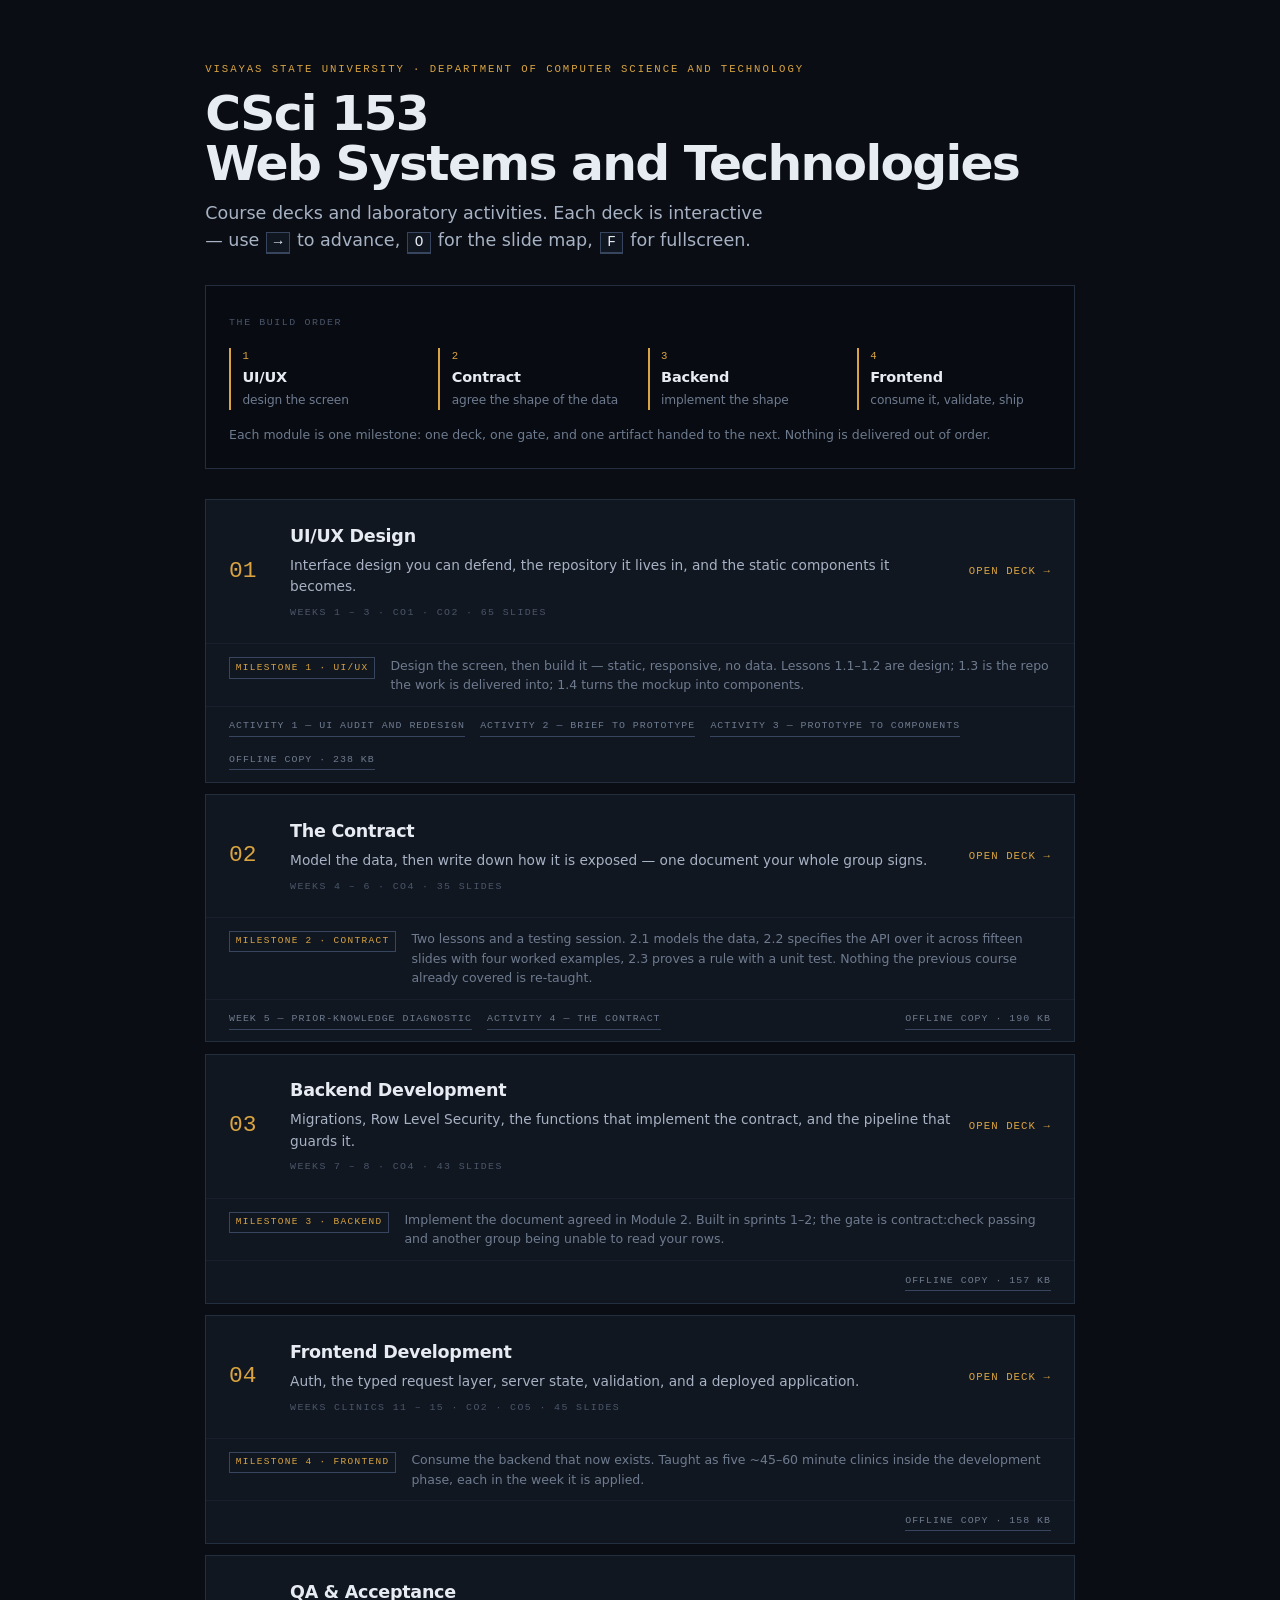
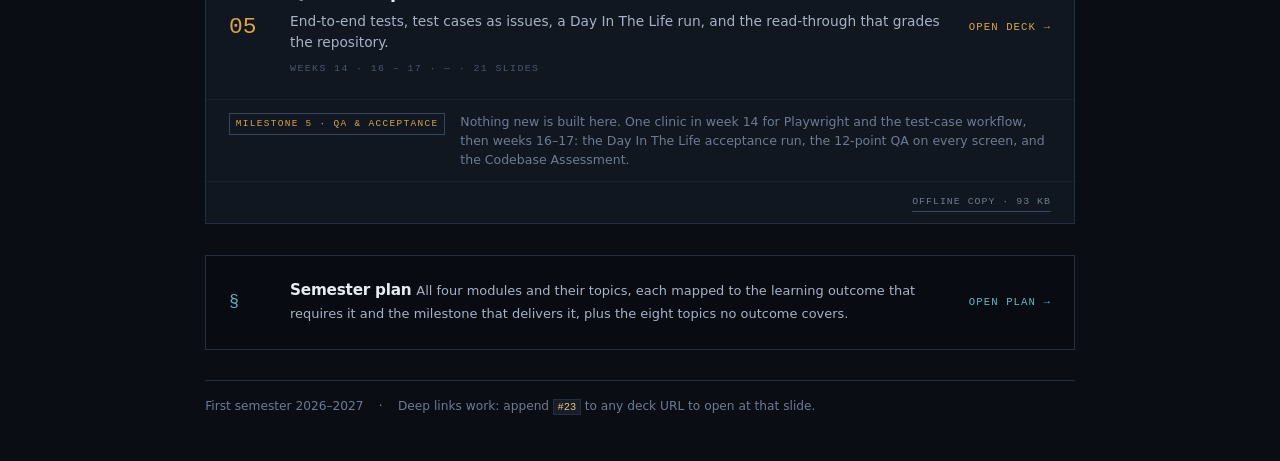
<file: index.html>
<!doctype html>
<html lang="en">
<head>
<meta charset="utf-8">
<meta name="viewport" content="width=device-width, initial-scale=1">
<title>CSci 153 — Web Systems and Technologies</title>
<meta name="description" content="Course decks and laboratory activities for CSci 153, Department of Computer Science and Technology, Visayas State University.">
<link rel="stylesheet" href="shared/deck.css">
<style>
  body { overflow: auto; }
  .page {
    max-width: 60rem; margin: 0 auto;
    padding: var(--s8) var(--s5) var(--s7);
    display: flex; flex-direction: column; gap: var(--s6);
  }
  .masthead { display: flex; flex-direction: column; gap: var(--s3); }
  .masthead h1 {
    font-size: clamp(2rem, 5vw, 3.2rem); line-height: 1.02;
    letter-spacing: -0.035em;
  }
  .mods { display: flex; flex-direction: column; gap: var(--s3); }
  .mod { border: 1px solid var(--line); background: var(--panel); }
  .mod__main {
    display: grid; grid-template-columns: 3rem 1fr auto;
    gap: var(--s4); align-items: center;
    padding: var(--s5); text-decoration: none; color: inherit;
    transition: background .15s var(--ease);
  }
  a.mod__main:hover { background: var(--panel-3); }
  a.mod__main:hover .mod__go { color: var(--accent-lit); }
  .mod__n {
    font-family: var(--mono); font-size: 1.5rem; color: var(--accent);
    font-variant-numeric: tabular-nums;
  }
  .mod__body { display: flex; flex-direction: column; gap: 0.3rem; }
  .mod__t { font-size: 1.15rem; font-weight: 600; letter-spacing: -0.015em; }
  .mod__s { font-size: 0.9rem; color: var(--text-2); }
  .mod__m {
    font-family: var(--mono); font-size: 0.65rem; letter-spacing: 0.14em;
    text-transform: uppercase; color: var(--text-4); margin-top: 0.2rem;
  }
  .mod__go {
    font-family: var(--mono); font-size: 0.7rem; letter-spacing: 0.1em;
    text-transform: uppercase; color: var(--accent); white-space: nowrap;
  }
  .spine { border: 1px solid var(--line); background: var(--sunk); padding: var(--s5); }
  .spine__h {
    font-family: var(--mono); font-size: 0.65rem; letter-spacing: 0.16em;
    text-transform: uppercase; color: var(--text-4);
  }
  .spine__l {
    display: grid; grid-template-columns: repeat(4, 1fr);
    gap: var(--s4); margin: var(--s4) 0 0; padding: 0; list-style: none;
  }
  .spine__l li {
    display: flex; flex-direction: column; gap: 0.15rem;
    border-left: 2px solid var(--accent); padding-left: var(--s3);
    font-size: 0.95rem; font-weight: 600; letter-spacing: -0.01em;
  }
  .spine__l b {
    font-family: var(--mono); font-size: 0.7rem; color: var(--accent);
    font-weight: 400; letter-spacing: 0.1em;
  }
  .spine__l span { font-size: 0.8rem; font-weight: 400; color: var(--text-3); }
  .spine__n { font-size: 0.82rem; color: var(--text-3); margin: var(--s4) 0 0; }
  @media (max-width: 40rem) { .spine__l { grid-template-columns: repeat(2, 1fr); } }
  .mod__go--soon { color: var(--text-4); }
  .mod--soon { opacity: 0.55; }
  .mod--soon .mod__n { color: var(--text-4); }
  .mod__ms-row {
    display: flex; align-items: baseline; gap: var(--s4); flex-wrap: wrap;
    border-top: 1px solid var(--line-soft); padding: var(--s3) var(--s5);
  }
  .mod__ms {
    font-family: var(--mono); font-size: 0.62rem; letter-spacing: 0.14em;
    text-transform: uppercase; color: var(--accent); white-space: nowrap;
    border: 1px solid var(--line-loud); padding: 0.25em 0.6em;
  }
  .mod__d { font-size: 0.82rem; color: var(--text-3); flex: 1; min-width: 14rem; }
  .mod__foot {
    display: flex; align-items: center; gap: var(--s4); flex-wrap: wrap;
    border-top: 1px solid var(--line-soft); padding: var(--s3) var(--s5);
  }
  .mod__foot .spacer { flex: 1; }
  .lab {
    font-family: var(--mono); font-size: 0.65rem; letter-spacing: 0.1em;
    text-transform: uppercase; color: var(--text-3); text-decoration: none;
    border-bottom: 1px solid var(--line-loud); padding-bottom: 2px;
  }
  .lab:hover { color: var(--text); border-color: var(--accent); }
  kbd {
    font-family: var(--mono); font-size: 0.82em; color: var(--text);
    border: 1px solid var(--line-loud); border-bottom-width: 2px;
    padding: 0.1em 0.45em; margin: 0 0.1em; background: var(--panel);
  }
  .foot {
    display: flex; gap: var(--s4); flex-wrap: wrap;
    border-top: 1px solid var(--line); padding-top: var(--s4);
    font-size: 0.8rem; color: var(--text-3);
  }
  .plan {
    display: grid; grid-template-columns: 3rem 1fr auto;
    gap: var(--s4); align-items: center;
    border: 1px solid var(--line); background: var(--sunk);
    padding: var(--s5); text-decoration: none; color: inherit;
    transition: background .15s var(--ease), border-color .15s var(--ease);
  }
  .plan:hover { background: var(--panel); border-color: var(--line-loud); }
  .plan:hover .plan__go { color: var(--accent-lit); }
  .plan__i {
    font-family: var(--mono); font-size: 1.1rem; color: var(--cyan);
  }
  .plan__t { font-size: 1rem; font-weight: 600; letter-spacing: -0.015em; }
  .plan__s { font-size: 0.85rem; color: var(--text-2); margin-top: 0.2rem; }
  .plan__go {
    font-family: var(--mono); font-size: 0.7rem; letter-spacing: 0.1em;
    text-transform: uppercase; color: var(--cyan); white-space: nowrap;
  }
  @media (max-width: 40rem) {
    .plan { grid-template-columns: 2.2rem 1fr; }
    .plan__go { grid-column: 2; }
  }
  @media (max-width: 40rem) {
    .mod__main { grid-template-columns: 2.2rem 1fr; }
    .mod__go { grid-column: 2; }
  }
</style>
</head>
<body>
  <div class="page">
    <header class="masthead">
      <span class="eyebrow eyebrow--plain">Visayas State University · Department of Computer Science and Technology</span>
      <h1>CSci 153<br>Web Systems and Technologies</h1>
      <p class="lede">Course decks and laboratory activities. Each deck is interactive —
        use <kbd>→</kbd> to advance, <kbd>O</kbd> for the slide map, <kbd>F</kbd> for fullscreen.</p>
    </header>

    <section class="spine">
      <span class="spine__h">The build order</span>
      <ol class="spine__l">
        <li><b>1</b> UI/UX<span>design the screen</span></li>
        <li><b>2</b> Contract<span>agree the shape of the data</span></li>
        <li><b>3</b> Backend<span>implement the shape</span></li>
        <li><b>4</b> Frontend<span>consume it, validate, ship</span></li>
      </ol>
      <p class="spine__n">Each module is one milestone: one deck, one gate, and one artifact
        handed to the next. Nothing is delivered out of order.</p>
    </section>

    <main class="mods">
      <article class="mod">
        <a class="mod__main" href="module-1/index.html">
          <span class="mod__n">01</span>
          <span class="mod__body">
            <span class="mod__t">UI/UX Design</span>
            <span class="mod__s">Interface design you can defend, the repository it lives in, and the static components it becomes.</span>
            <span class="mod__m">Weeks 1 – 3 · CO1 · CO2 · 65 slides</span>
          </span>
          <span class="mod__go">Open deck →</span>
        </a>
        <div class="mod__ms-row"><span class="mod__ms">Milestone 1 · UI/UX</span><p class="mod__d">Design the screen, then build it — static, responsive, no data. Lessons 1.1–1.2 are design; 1.3 is the repo the work is delivered into; 1.4 turns the mockup into components.</p></div>
        <div class="mod__foot">
          <a class="lab" href="module-1/lab/activity-1-ui-audit-and-redesign.md">Activity 1 — UI Audit and Redesign</a><a class="lab" href="module-1/lab/activity-2-brief-to-prototype.md">Activity 2 — Brief to Prototype</a><a class="lab" href="module-1/lab/activity-3-prototype-to-components.md">Activity 3 — Prototype to Components</a>
          <span class="spacer"></span>
          <a class="lab" href="module-1/module-1.standalone.html" download>Offline copy · 238 KB</a>
        </div>
      </article>
      <article class="mod">
        <a class="mod__main" href="module-2/index.html">
          <span class="mod__n">02</span>
          <span class="mod__body">
            <span class="mod__t">The Contract</span>
            <span class="mod__s">Model the data, then write down how it is exposed — one document your whole group signs.</span>
            <span class="mod__m">Weeks 4 – 6 · CO4 · 35 slides</span>
          </span>
          <span class="mod__go">Open deck →</span>
        </a>
        <div class="mod__ms-row"><span class="mod__ms">Milestone 2 · Contract</span><p class="mod__d">Two lessons and a testing session. 2.1 models the data, 2.2 specifies the API over it across fifteen slides with four worked examples, 2.3 proves a rule with a unit test. Nothing the previous course already covered is re-taught.</p></div>
        <div class="mod__foot">
          <a class="lab" href="module-2/lab/week-5-prior-knowledge-diagnostic.md">Week 5 — Prior-knowledge diagnostic</a><a class="lab" href="module-2/lab/activity-4-the-contract.md">Activity 4 — The Contract</a>
          <span class="spacer"></span>
          <a class="lab" href="module-2/module-2.standalone.html" download>Offline copy · 190 KB</a>
        </div>
      </article>
      <article class="mod">
        <a class="mod__main" href="module-3/index.html">
          <span class="mod__n">03</span>
          <span class="mod__body">
            <span class="mod__t">Backend Development</span>
            <span class="mod__s">Migrations, Row Level Security, the functions that implement the contract, and the pipeline that guards it.</span>
            <span class="mod__m">Weeks 7 – 8 · CO4 · 43 slides</span>
          </span>
          <span class="mod__go">Open deck →</span>
        </a>
        <div class="mod__ms-row"><span class="mod__ms">Milestone 3 · Backend</span><p class="mod__d">Implement the document agreed in Module 2. Built in sprints 1–2; the gate is contract:check passing and another group being unable to read your rows.</p></div>
        <div class="mod__foot">
          
          <span class="spacer"></span>
          <a class="lab" href="module-3/module-3.standalone.html" download>Offline copy · 157 KB</a>
        </div>
      </article>
      <article class="mod">
        <a class="mod__main" href="module-4/index.html">
          <span class="mod__n">04</span>
          <span class="mod__body">
            <span class="mod__t">Frontend Development</span>
            <span class="mod__s">Auth, the typed request layer, server state, validation, and a deployed application.</span>
            <span class="mod__m">Weeks clinics 11 – 15 · CO2 · CO5 · 45 slides</span>
          </span>
          <span class="mod__go">Open deck →</span>
        </a>
        <div class="mod__ms-row"><span class="mod__ms">Milestone 4 · Frontend</span><p class="mod__d">Consume the backend that now exists. Taught as five ~45–60 minute clinics inside the development phase, each in the week it is applied.</p></div>
        <div class="mod__foot">
          
          <span class="spacer"></span>
          <a class="lab" href="module-4/module-4.standalone.html" download>Offline copy · 158 KB</a>
        </div>
      </article>
      <article class="mod">
        <a class="mod__main" href="module-5/index.html">
          <span class="mod__n">05</span>
          <span class="mod__body">
            <span class="mod__t">QA &amp; Acceptance</span>
            <span class="mod__s">End-to-end tests, test cases as issues, a Day In The Life run, and the read-through that grades the repository.</span>
            <span class="mod__m">Weeks 14 · 16 – 17 · — · 21 slides</span>
          </span>
          <span class="mod__go">Open deck →</span>
        </a>
        <div class="mod__ms-row"><span class="mod__ms">Milestone 5 · QA &amp; Acceptance</span><p class="mod__d">Nothing new is built here. One clinic in week 14 for Playwright and the test-case workflow, then weeks 16–17: the Day In The Life acceptance run, the 12-point QA on every screen, and the Codebase Assessment.</p></div>
        <div class="mod__foot">
          
          <span class="spacer"></span>
          <a class="lab" href="module-5/module-5.standalone.html" download>Offline copy · 93 KB</a>
        </div>
      </article>
    </main>

    <a class="plan" href="plan/index.html">
      <span class="plan__i">§</span>
      <span>
        <span class="plan__t">Semester plan</span>
        <span class="plan__s">All four modules and their topics, each mapped to the learning
          outcome that requires it and the milestone that delivers it, plus the eight topics no
          outcome covers.</span>
      </span>
      <span class="plan__go">Open plan →</span>
    </a>

    <footer class="foot">
      <span>First semester 2026–2027</span>
      <span>·</span>
      <span>Deep links work: append <code>#23</code> to any deck URL to open at that slide.</span>
    </footer>
  </div>
</body>
</html>
</file>
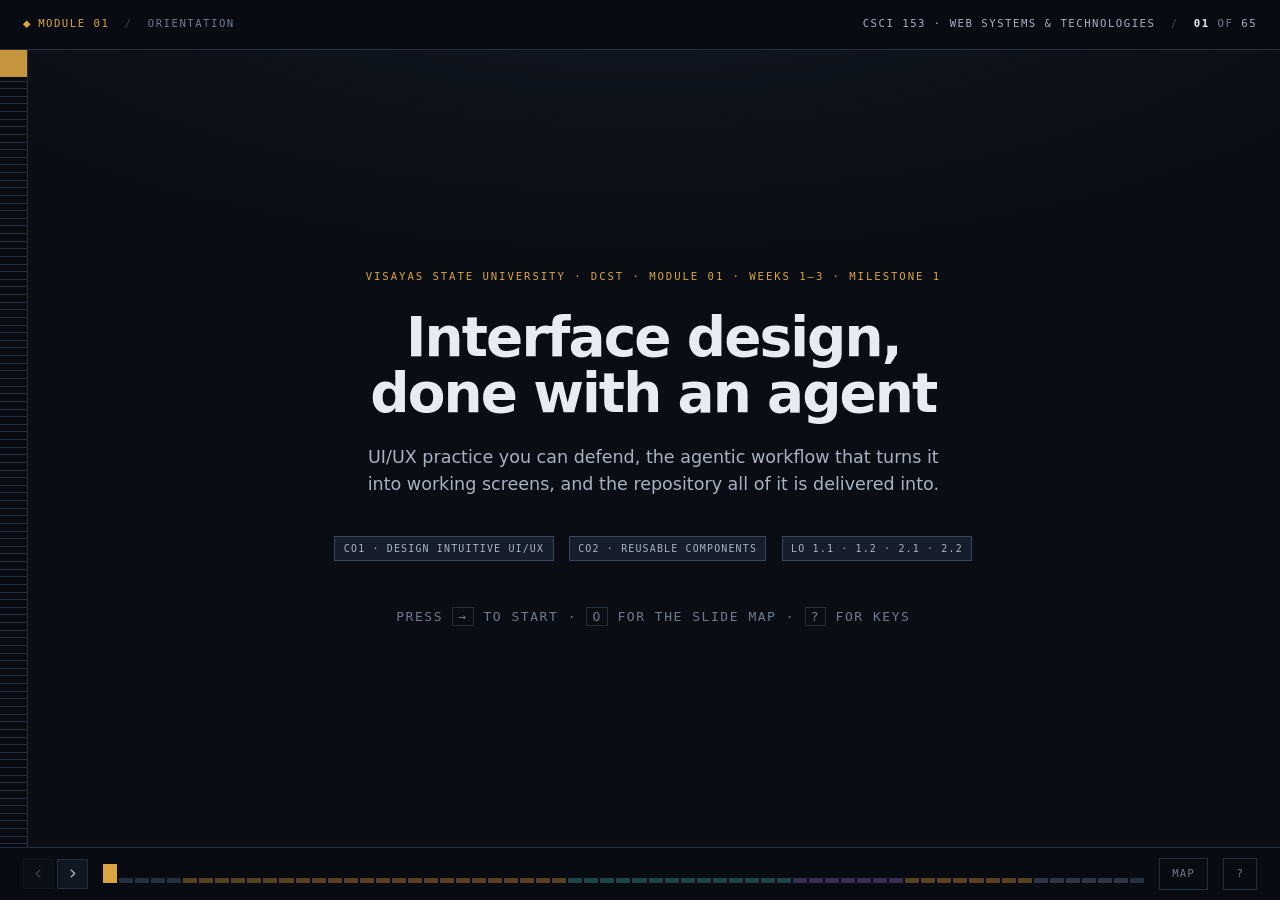
<file: module-1/index.html>
<!doctype html>
<html lang="en">
<head>
<meta charset="utf-8">
<meta name="viewport" content="width=device-width, initial-scale=1">
<title>UI/UX Design Bench</title>
<link rel="stylesheet" href="../shared/deck.css">

<script type="application/json" id="deck-sections">
{
  "names": {
    "1.1": "Lesson 1.1 — UI/UX practice",
    "1.2": "Lesson 1.2 — Agentic design",
    "1.3": "Lesson 1.3 — Git & GitHub",
    "1.4": "Lesson 1.4 — Components"
  },
  "colors": {
    "1.1": "var(--brass)",
    "1.2": "var(--cyan)",
    "1.3": "var(--violet)",
    "1.4": "var(--brass)"
  }
}
</script>

<style>
/* A third signal — violet — marks material no syllabus outcome requires
   but the Final Activity Project does. Same encoding as the semester plan. */
:root {
  --violet:     #A38BD1;
  --violet-lit: #C3AEEA;
  --violet-dim: #3A2F52;
  --violet-ink: #150F20;
}
</style>

<style>
/* ---- carried from the old Module 2 ---- */
/* Module 2 additions to the shared system.
   A third signal — violet — marks material no syllabus outcome requires
   but the Final Activity Project does. Same encoding as the semester plan. */

/* section accents ride on the deck element so the rails change too */
#deck[data-sec="2.2"], #deck[data-sec="4.2"] {
  --accent: var(--cyan); --accent-lit: var(--cyan-lit);
  --accent-dim: var(--cyan-dim); --accent-ink: var(--cyan-ink);
}
#deck[data-sec="1.3"] {
  --accent: var(--violet); --accent-lit: var(--violet-lit);
  --accent-dim: var(--violet-dim); --accent-ink: var(--violet-ink);
}
#deck[data-sec="lab"] {
  --accent: #E7EBF2; --accent-lit: #FFFFFF;
  --accent-dim: #2B3547; --accent-ink: #0A0D13;
}

/* progress ticks, grouped by lesson */
.tick[data-sec="1.3"] { background: var(--violet-dim); }
.tick[data-sec="1.4"], .tick[data-sec="4.1"], .tick[data-sec="4.3"] { background: var(--brass-dim); }
.tick[data-sec="2.2"], .tick[data-sec="4.2"] { background: var(--cyan-dim); }
.tick.is-done[data-sec="1.3"] { background: #6A5A8E; }
.tick.is-done[data-sec="1.4"], .tick.is-done[data-sec="4.1"], .tick.is-done[data-sec="4.3"] { background: #8B6B2E; }
.tick.is-done[data-sec="2.2"], .tick.is-done[data-sec="4.2"] { background: #2F717C; }

/* chip variant for the added-material marker */
.chip--added { border-color: var(--violet-dim); color: var(--violet); background: rgba(163,139,209,0.10); }

/* ---- module-specific widget styling ---- */

/* prop-drilling visualiser */
.drill { display: flex; flex-direction: column; gap: var(--s3); }
.drill__tree { display: flex; flex-direction: column; gap: 2px; font-family: var(--mono); font-size: 0.78rem; }
.drill__node {
  display: grid; grid-template-columns: 1fr auto; gap: var(--s3); align-items: center;
  padding: 0.35rem var(--s3); border: 1px solid var(--line); background: var(--panel-2);
  transition: background .2s var(--ease), border-color .2s var(--ease), color .2s var(--ease);
}
.drill__node[data-carrier="1"] { border-color: var(--fail); color: var(--fail); background: #1B1113; }
.drill__node[data-user="1"]    { border-color: var(--pass); color: var(--pass); background: #0F1A17; }
.drill__tag { font-size: 0.65rem; letter-spacing: 0.1em; text-transform: uppercase; }
.drill__count { font-family: var(--mono); font-size: 0.72rem; color: var(--text-3); }
.drill__count b { color: var(--fail); }

/* spec explorer */
.spec { display: grid; grid-template-columns: 1fr 1fr; gap: var(--s4); align-items: start; }
@media (max-width: 60rem) { .spec { grid-template-columns: 1fr; } }
.spec__ops { display: flex; flex-direction: column; gap: 2px; }
.spec__op {
  display: grid; grid-template-columns: 3.6rem 1fr; gap: var(--s3); align-items: baseline;
  text-align: left; background: var(--panel-2); border: 1px solid var(--line);
  padding: 0.4rem var(--s3); cursor: pointer; font-family: var(--mono); font-size: 0.74rem;
  color: var(--text-2); transition: background .15s var(--ease), border-color .15s var(--ease);
}
.spec__op:hover { background: var(--panel-3); }
.spec__op[aria-selected="true"] { border-color: var(--accent); background: var(--panel-3); color: var(--text); }
.spec__verb { font-size: 0.62rem; letter-spacing: 0.08em; text-align: center; padding: 0.1rem 0; }
.spec__verb[data-v="GET"]    { color: var(--cyan); }
.spec__verb[data-v="POST"]   { color: var(--pass); }
.spec__verb[data-v="DELETE"] { color: var(--fail); }
.spec__detail { display: flex; flex-direction: column; gap: var(--s3); min-height: 16rem; }
.spec__opid { font-family: var(--mono); font-size: 0.7rem; color: var(--accent); letter-spacing: 0.06em; }
.spec__sum  { font-size: 0.88rem; color: var(--text-2); }

/* schema → type */
.s2t { display: grid; grid-template-columns: 1fr 1fr; gap: var(--s4); align-items: start; }
@media (max-width: 60rem) { .s2t { grid-template-columns: 1fr; } }
.s2t__ctl { display: flex; flex-wrap: wrap; gap: var(--s3); }
.s2t__f {
  display: flex; align-items: center; gap: var(--s2);
  font-family: var(--mono); font-size: 0.68rem; color: var(--text-2);
  border: 1px solid var(--line); background: var(--panel-2); padding: 0.25rem 0.5rem;
}
.s2t__f button {
  background: none; border: 0; cursor: pointer; padding: 0 0.2rem;
  font-family: var(--mono); font-size: 0.62rem; letter-spacing: 0.08em;
  color: var(--text-4); text-transform: uppercase;
}
.s2t__f button[aria-pressed="true"] { color: var(--accent); }

/* contract diff */
.cdiff { display: flex; flex-direction: column; gap: var(--s3); }
.cdiff__row {
  display: grid; grid-template-columns: 1.4rem 1fr auto; gap: var(--s3); align-items: baseline;
  padding: var(--s3); border: 1px solid var(--line); background: var(--panel-2);
  font-size: 0.85rem;
}
.cdiff__row[data-k="breaking"] { border-left: 2px solid var(--fail); }
.cdiff__row[data-k="additive"] { border-left: 2px solid var(--pass); }
.cdiff__m { font-family: var(--mono); font-size: 0.8rem; }
.cdiff__row[data-k="breaking"] .cdiff__m { color: var(--fail); }
.cdiff__row[data-k="additive"] .cdiff__m { color: var(--pass); }
.cdiff__code { font-family: var(--mono); font-size: 0.78rem; color: var(--text); }
.cdiff__why  { font-size: 0.82rem; color: var(--text-3); margin-top: 0.15rem; }
.cdiff__verdict {
  display: flex; align-items: center; gap: var(--s3);
  font-family: var(--mono); font-size: 0.72rem; letter-spacing: 0.12em; text-transform: uppercase;
}

/* commit graph — GitKraken-style lanes */
.gg { display: flex; flex-direction: column; gap: var(--s3); padding: var(--s4); }
.gg__stage {
  position: relative; overflow-x: auto; overflow-y: hidden;
  border: 1px solid var(--line); background: var(--sunk);
}
.gg__inner { position: relative; min-width: 30rem; }
.gg__svg { position: absolute; top: 0; left: 0; pointer-events: none; }
.gg__rows { position: relative; display: flex; flex-direction: column; }
.gg__row {
  display: grid; align-items: center; gap: var(--s3);
  padding-right: var(--s4);
  font-size: 0.82rem; color: var(--text-2);
  border-bottom: 1px solid var(--line-soft);
}
.gg__row:last-child { border-bottom: 0; }
.gg__row.is-new { animation: ggIn .32s var(--ease) both; }
@keyframes ggIn { from { opacity: 0; transform: translateY(-0.35rem); } to { opacity: 1; transform: none; } }
.gg__msg { display: flex; align-items: center; gap: var(--s3); min-width: 0; }
.gg__txt { overflow: hidden; text-overflow: ellipsis; white-space: nowrap; }
.gg__row.is-merge .gg__txt { color: var(--text); }
.gg__who {
  font-family: var(--mono); font-size: 0.65rem; letter-spacing: 0.08em;
  color: var(--text-4); text-transform: uppercase; white-space: nowrap;
}
.gg__pill {
  font-family: var(--mono); font-size: 0.58rem; letter-spacing: 0.08em;
  padding: 0.1rem 0.4rem; border: 1px solid currentColor; white-space: nowrap;
  display: inline-flex; align-items: center; gap: 0.3rem; flex: none;
}
.gg__pill::before { content: ""; width: 0.35rem; height: 0.35rem; background: currentColor; border-radius: 50%; }
.gg__ctl { display: flex; align-items: center; gap: var(--s3); flex-wrap: wrap; }
.gg__step {
  font-family: var(--mono); font-size: 0.68rem; letter-spacing: 0.1em;
  color: var(--text-3); font-variant-numeric: tabular-nums; white-space: nowrap;
}
.gg__note {
  border-left: 2px solid var(--accent);
  padding: var(--s3) var(--s4); background: var(--panel);
  font-size: 0.9rem; color: var(--text-2); min-height: 4.4rem;
}
.gg__note b { color: var(--text); }
.gg__cmd {
  font-family: var(--mono); font-size: 0.72rem; color: var(--accent-lit);
  display: block; margin-top: 0.35rem;
}
.gg__legend { display: flex; gap: var(--s4); flex-wrap: wrap; font-family: var(--mono); font-size: 0.6rem; letter-spacing: 0.1em; text-transform: uppercase; }
.gg__legend span { display: inline-flex; align-items: center; gap: var(--s2); color: var(--text-3); }
.gg__legend i { width: 0.55rem; height: 0.55rem; border-radius: 50%; }
@media (prefers-reduced-motion: reduce) { .gg__row.is-new { animation: none; } }

/* query cache */
.qc { display: flex; flex-direction: column; gap: var(--s3); }
.qc__keys { display: flex; flex-direction: column; gap: 2px; }
.qc__key {
  display: grid; grid-template-columns: 1fr 5.5rem; gap: var(--s3); align-items: center;
  font-family: var(--mono); font-size: 0.75rem;
  border: 1px solid var(--line); background: var(--panel-2); padding: 0.35rem var(--s3);
  transition: border-color .25s var(--ease), background .25s var(--ease);
}
.qc__state { font-size: 0.62rem; letter-spacing: 0.1em; text-transform: uppercase; text-align: right; }
.qc__key[data-s="fresh"]   { border-color: #2C5C43; }
.qc__key[data-s="fresh"]   .qc__state { color: var(--pass); }
.qc__key[data-s="stale"]   { border-color: var(--fail); background: #1B1113; }
.qc__key[data-s="stale"]   .qc__state { color: var(--fail); }
.qc__key[data-s="fetching"]{ border-color: var(--accent); }
.qc__key[data-s="fetching"] .qc__state { color: var(--accent); }
</style>
</head>
<body>

<div id="deck" data-sec="0">

  <!-- ============ top rail ============ -->
  <header class="rail rail--top">
    <span class="rail__mark"><i class="rail__dot"></i> Module 01</span>
    <span class="rail__sep">/</span>
    <span id="rail-lesson">Orientation</span>
    <span class="rail__spacer"></span>
    <span class="rail__course">CSci 153 · Web Systems &amp; Technologies</span>
    <span class="rail__sep">/</span>
    <span class="rail__count"><b id="count-now">01</b> <span class="dim">of</span> <span id="count-all">65</span></span>
  </header>

  <!-- ============ stage ============ -->
  <main id="stage">

    <section class="slide slide--center" data-sec="0" data-label="Cover" data-rail="Orientation">
      <div class="col" style="gap:var(--s5);align-items:center">
        <span class="eyebrow eyebrow--plain">Visayas State University · DCST · Module 01 · Weeks 1–3 · Milestone 1</span>
        <h1 class="h1" style="max-width:22ch">Interface design,<br>done with an agent</h1>
        <p class="lede" style="text-align:center;margin-inline:auto">
          UI/UX practice you can defend, the agentic workflow that turns it into working
          screens, and the repository all of it is delivered into.
        </p>
        <div class="row" style="justify-content:center;margin-top:var(--s4)">
          <span class="chip">CO1 · Design intuitive UI/UX</span>
          <span class="chip">CO2 · Reusable components</span>
          <span class="chip">LO 1.1 · 1.2 · 2.1 · 2.2</span>
        </div>
        <p class="small mono" style="margin-top:var(--s5);letter-spacing:0.12em">
          PRESS <kbd style="border:1px solid var(--line);padding:0.1em 0.4em">→</kbd> TO START ·
          <kbd style="border:1px solid var(--line);padding:0.1em 0.4em">O</kbd> FOR THE SLIDE MAP ·
          <kbd style="border:1px solid var(--line);padding:0.1em 0.4em">?</kbd> FOR KEYS
        </p>
      </div>
    </section>

    <section class="slide" data-sec="0" data-label="Where this sits" data-rail="Orientation">
      <span class="eyebrow">The semester, in four moves</span>
      <h2 class="h2">You are here</h2>
      <div class="table-wrap">
        <table>
          <thead>
            <tr><th style="width:5rem">Weeks</th><th style="width:10rem">Module</th><th>What you walk out able to do</th><th style="width:8rem">Outcome</th></tr>
          </thead>
          <tbody>
            <tr style="background:color-mix(in oklab, var(--brass) 8%, transparent)">
              <td class="num" style="color:var(--brass)">1 – 3</td>
              <td><b>01 · UI/UX</b></td>
              <td><b>Design a screen a stranger can use, drive an agent to build it, and ship it as static components.</b></td>
              <td class="num">CO1 · CO2</td>
            </tr>
            <tr><td class="num">4 – 6</td><td>02 · Contract</td><td>Model the data your system stores, then write the document that exposes it — one contract your whole group signs.</td><td class="num">CO3 · CO4</td></tr>
            <tr><td class="num">7 – 8</td><td>03 · Backend</td><td>Migrations, Row Level Security, and endpoints that satisfy the contract.</td><td class="num">CO4</td></tr>
            <tr><td class="num">11 – 15</td><td>04 · Frontend</td><td>Auth, the typed request layer, validation, and a deployed application.</td><td class="num">CO2 · CO5</td></tr>
          </tbody>
        </table>
      </div>
      <p class="callout">
        <b>Each module hands the next one something it cannot start without.</b> You cannot agree a contract
        for data you have not modelled, implement a contract you have not agreed, or consume an implementation
        that does not exist. Everything downstream inherits what you decide in these three weeks — a schema can
        be migrated and an endpoint rewritten, but <b>a bad information hierarchy gets rebuilt from zero.</b>
      </p>
    </section>

    <section class="slide" data-sec="0" data-label="The bargain" data-rail="Orientation">
      <span class="eyebrow">The premise of this course</span>
      <h2 class="h2" style="max-width:20ch">The agent writes the code.<br>You own the judgment.</h2>
      <div class="grid grid--2">
        <div class="panel">
          <div class="panel__head">What the agent is good at</div>
          <ul class="list list--check">
            <li>Producing a lot of correct-ish markup fast</li>
            <li>Remembering syntax you would look up</li>
            <li>Refactoring on instruction</li>
            <li>Boilerplate: forms, tables, layouts, config</li>
            <li>Explaining unfamiliar code back to you</li>
          </ul>
        </div>
        <div class="panel">
          <div class="panel__head">What stays yours</div>
          <ul class="list list--cross">
            <li>Deciding what the screen is <em>for</em></li>
            <li>Knowing when the output is quietly wrong</li>
            <li>Accessibility, states, and edge cases it skipped</li>
            <li>Naming the fix precisely enough to be actioned</li>
            <li>Taking responsibility for what ships</li>
          </ul>
        </div>
      </div>
      <p class="callout">
        This is why the module leads with design principles, not with prompts. <b>You cannot review output you
        cannot evaluate.</b> Everything in Lesson 1.1 exists so that Lesson 1.2 is not guesswork.
      </p>
    </section>

    <section class="slide" data-sec="0" data-label="Module outcomes" data-rail="Orientation">
      <span class="eyebrow">Learning outcomes · CO1 · CO2</span>
      <h2 class="h2">By the end of week 3 you can…</h2>
      <div class="grid grid--2">
        <div class="panel">
          <div class="panel__head" style="color:var(--brass)">LO 1.1 · Design wireframes and mockups</div>
          <ul class="list">
            <li>Explain a layout using <b>hierarchy, spacing, alignment, and contrast</b> — not "it looks nice"</li>
            <li>Build a screen on a <b>spacing and type scale</b> instead of arbitrary numbers</li>
            <li>Design the <b>seven states</b> of a component, not just the happy path</li>
            <li>Meet <b>WCAG AA contrast</b> and keyboard-operability minimums</li>
            <li>Run a design critique that names <b>which principle</b> is violated</li>
          </ul>
        </div>
        <div class="panel">
          <div class="panel__head" style="color:var(--cyan)">LO 1.2 · Extract usable HTML/CSS</div>
          <ul class="list">
            <li>Write a <b>design brief</b> an agent can execute without follow-up questions</li>
            <li>Generate a <b>token set first</b>, then screens that consume it</li>
            <li>Run the <b>agentic loop</b>: context → plan → generate → review → iterate</li>
            <li>Apply an <b>8-point design QA</b> pass to any generated screen</li>
            <li>Convert a mockup into <b>component-ready markup</b></li>
          </ul>
        </div>
      </div>
      <div class="grid grid--2" style="margin-top:var(--s4)">
        <div class="panel">
          <div class="panel__head" style="color:var(--brass)">LO 2.1 · Reusable components</div>
          <ul class="list">
            <li>Turn the mockup into <b>React components with defensible boundaries</b></li>
            <li>Treat <b>props as a contract</b>, and know when one has too many</li>
            <li>Promote your token set into the <b>Tailwind theme</b>, in one place</li>
          </ul>
        </div>
        <div class="panel">
          <div class="panel__head" style="color:var(--cyan)">LO 2.2 · Responsive across devices</div>
          <ul class="list">
            <li>Build to <b>breakpoints that hold at 320px</b>, not just on your laptop</li>
            <li>Express the seven states as <b>variants</b> rather than branches</li>
            <li>Deliver it all through a <b>repository with reviewed pull requests</b></li>
          </ul>
        </div>
      </div>
      <p class="callout">
        <b>Static only.</b> No <code>fetch</code>, no Context, no query client — those are Module 04, once
        there is something real to talk to. A screen with nothing behind it is still finished design work.
      </p>
    </section>

    <section class="slide" data-sec="0" data-label="How sessions run" data-rail="Orientation">
      <span class="eyebrow">Ground rules</span>
      <h2 class="h2">How these three weeks run</h2>
      <div class="steps">
        <div class="step">
          <div>
            <div class="step__t">The deck is the instrument, not a slideshow</div>
            <div class="step__b">Every principle here has a live control you can move. When I say "contrast fails," I will move a slider until it fails. Nothing is claimed without being shown.</div>
          </div>
        </div>
        <div class="step">
          <div>
            <div class="step__t">No manual live coding</div>
            <div class="step__b">Watching someone type is the least efficient way to learn. We look at the principle, then at the agent producing it, then you do it in the laboratory activity.</div>
          </div>
        </div>
        <div class="step">
          <div>
            <div class="step__t">You bring a laptop and an account</div>
            <div class="step__b">Claude (browser) for design exploration, Claude Code or your editor for the build. Free tiers are enough for this module.</div>
          </div>
        </div>
        <div class="step">
          <div>
            <div class="step__t">Two graded activities</div>
            <div class="step__b">Activity 1 — UI audit and redesign, <b>individual</b>. Activity 2 — brief to prototype, <b>group brief and tokens, individual screen</b>. Both graded on judgment, not on how pretty the agent's first attempt was.</div>
          </div>
        </div>
        <div class="step">
          <div>
            <div class="step__t">Groups form before week 3</div>
            <div class="step__b">The Final Activity Project is built by a group, and each group takes one of three systems. Groups and system assignments are settled <b>before the week 3 session</b>, because Activity 2 designs a screen of the system you will actually ship.</div>
          </div>
        </div>
      </div>
    </section>

    <!-- ======================================================
         LESSON 1.1 — UI/UX PRACTICE
         ====================================================== -->

    <section class="slide slide--center" data-sec="1.1" data-label="Lesson 1.1 opens" data-rail="Lesson 1.1 — UI/UX practice">
      <div class="col" style="align-items:center;gap:var(--s4)">
        <span class="eyebrow eyebrow--plain">Lesson 1.1</span>
        <h1 class="h1">The part you<br>cannot delegate</h1>
        <p class="lede" style="text-align:center">
          Twenty-two slides of practice you will use in every code review for the rest of your career.
        </p>
      </div>
    </section>

    <section class="slide" data-sec="1.1" data-label="Why devs need this" data-rail="Lesson 1.1 — UI/UX practice">
      <span class="eyebrow">Motivation</span>
      <h2 class="h2">"I'm a backend person" is no longer a defense</h2>
      <div class="grid grid--3">
        <div class="card"><span class="card__k">Cost</span><div class="card__t">Rework is design debt</div><p class="card__b">A misplaced hierarchy is discovered in user testing, after the components, the API shape, and the routes are already built around it.</p></div>
        <div class="card"><span class="card__k">Speed</span><div class="card__t">The agent needs a target</div><p class="card__b">Generation is cheap now. The bottleneck moved to specifying what good looks like — that specification is design vocabulary.</p></div>
        <div class="card"><span class="card__k">Trust</span><div class="card__t">Users judge correctness by look</div><p class="card__b">Research repeatedly finds people rate the credibility of a system by its interface before they ever test whether it works.</p></div>
      </div>
      <p class="callout">
        Practical version for this class: <b>your Final Web Project (50% of your grade) will be used by someone who
        was not in the room while you built it.</b> That is the whole test.
      </p>
    </section>

    <section class="slide" data-sec="1.1" data-label="UX vs UI" data-rail="Lesson 1.1 — UI/UX practice">
      <span class="eyebrow">Vocabulary that actually differs</span>
      <h2 class="h2">Four words people use interchangeably, wrongly</h2>
      <div class="table-wrap">
        <table>
          <thead><tr><th style="width:11rem">Term</th><th>The question it answers</th><th>Failure looks like</th></tr></thead>
          <tbody>
            <tr><td><b>UX</b> — user experience</td><td>Can a person accomplish their goal here at all?</td><td>Enrollment takes 11 steps because that is how the database is shaped.</td></tr>
            <tr><td><b>IxD</b> — interaction design</td><td>What happens when I do this, and how do I know?</td><td>You press Submit and nothing visibly changes for four seconds.</td></tr>
            <tr><td><b>UI</b> — user interface</td><td>What are the controls, and are they legible and reachable?</td><td>Grey 40% text on white; a 22-pixel tap target on mobile.</td></tr>
            <tr><td><b>Visual design</b></td><td>Does it read as one coherent, deliberate system?</td><td>Six shades of blue, four corner radii, three fonts, one page.</td></tr>
          </tbody>
        </table>
      </div>
      <p class="body">
        In a code review you will be more useful if you say <span class="hl">"this is an interaction-feedback problem, not a color problem"</span>
        than if you say "it feels off."
      </p>
    </section>

    <section class="slide slide--wide" data-sec="1.1" data-label="Hierarchy — live" data-rail="Lesson 1.1 — UI/UX practice">
      <span class="eyebrow">Principle 01 · Visual hierarchy</span>
      <h2 class="h2">Same content, same components, same colors</h2>
      <div class="grid grid--rsidebar">
        <div data-widget="ba" data-a="Flat — everything equal" data-b="Layered — one thing wins" id="w-hierarchy">
          <div class="ba__pane" data-pane="a"><div id="hier-flat"></div></div>
          <div class="ba__pane" data-pane="b"><div id="hier-good"></div></div>
        </div>
        <div class="panel">
          <div class="panel__head">What changed</div>
          <ul class="list" id="hier-notes"></ul>
          <p class="small">Nothing was added. No new color, no illustration, no shadow. Only <b>relative</b> size, weight, spacing, and one accent moved.</p>
        </div>
      </div>
    </section>

    <section class="slide" data-sec="1.1" data-label="Four forces" data-rail="Lesson 1.1 — UI/UX practice">
      <span class="eyebrow">Principle 01 · continued</span>
      <h2 class="h2">You have exactly four levers</h2>
      <div class="grid grid--4">
        <div class="card"><span class="card__k">Size</span><div class="card__t">Biggest reads first</div><p class="card__b">Strongest and bluntest lever. Use it once per screen. If three things are huge, nothing is.</p></div>
        <div class="card"><span class="card__k">Weight</span><div class="card__t">Heavier reads sooner</div><p class="card__b">Cheaper than size. Two weights is a system; five weights is noise.</p></div>
        <div class="card"><span class="card__k">Color</span><div class="card__t">Saturation pulls the eye</div><p class="card__b">Your accent is a spotlight. Point it at the one action you want taken.</p></div>
        <div class="card"><span class="card__k">Space</span><div class="card__t">Isolation implies importance</div><p class="card__b">The most underused lever. Whitespace around an element is a claim about its rank.</p></div>
      </div>
      <p class="callout">
        The rule that fixes most student work: <b>decide the single most important element on the screen, then make
        every other decision relative to it.</b> If you cannot name that element, the screen is not designed yet.
      </p>
    </section>

    <section class="slide slide--wide" data-sec="1.1" data-label="Spacing scale — live" data-rail="Lesson 1.1 — UI/UX practice">
      <span class="eyebrow">Principle 02 · Space</span>
      <h2 class="h2">Spacing is a system, not a vibe</h2>
      <div class="grid grid--rsidebar" id="w-spacing">
        <div class="panel panel--sunk">
          <div class="panel__head">
            <span>Preview</span><span class="spacer"></span>
            <label class="switch"><input type="checkbox" id="sp-grid"><span class="switch__track"></span>Grid overlay</label>
          </div>
          <div id="sp-preview"></div>
        </div>
        <div class="col">
          <div class="panel">
            <div class="panel__head">Spacing source</div>
            <div class="seg" id="sp-mode">
              <button type="button" data-mode="vibes" aria-pressed="true">Eyeballed</button>
              <button type="button" data-mode="4pt" aria-pressed="false">4pt scale</button>
              <button type="button" data-mode="8pt" aria-pressed="false">8pt scale</button>
            </div>
            <div class="ctl">
              <span class="ctl__label">Density <span class="ctl__val" id="sp-density-v">comfortable</span></span>
              <input type="range" id="sp-density" min="0" max="2" step="1" value="1">
            </div>
            <div id="sp-values" class="small mono"></div>
          </div>
          <p class="small">
            <b>Why it matters:</b> arbitrary values look almost-aligned, which reads as sloppy without the viewer
            knowing why. A scale makes "wrong" impossible to produce by accident — and gives the agent a rule to follow.
          </p>
        </div>
      </div>
    </section>

    <section class="slide" data-sec="1.1" data-label="Alignment" data-rail="Lesson 1.1 — UI/UX practice">
      <span class="eyebrow">Principle 03 · Alignment</span>
      <h2 class="h2">Every element lines up with something on purpose</h2>
      <div class="compare">
        <div class="compare__side compare__side--bad">
          <div class="compare__head">✕ Common student output</div>
          <div class="compare__body">
            <ul class="list">
              <li>Centered headings over left-aligned body text</li>
              <li>Cards with different internal padding per card</li>
              <li>Labels centered, values left, in the same table</li>
              <li>A "close enough" 14px next to a 16px gutter</li>
            </ul>
            <p class="small">The eye has no edge to follow, so the page feels unstable even though nothing is technically broken.</p>
          </div>
        </div>
        <div class="compare__side compare__side--good">
          <div class="compare__head">✓ What to do instead</div>
          <div class="compare__body">
            <ul class="list">
              <li>Pick <b>one</b> alignment edge per region and hold it</li>
              <li>Center only short, isolated content — a hero, an empty state</li>
              <li>Numbers align right with <code>tabular-nums</code></li>
              <li>Let the grid produce gaps; do not hand-place margins</li>
            </ul>
            <p class="small">Practical rule: if you are typing a margin value on an individual element, ask whether the parent should own that spacing instead.</p>
          </div>
        </div>
      </div>
    </section>

    <section class="slide slide--wide" data-sec="1.1" data-label="Type scale — live" data-rail="Lesson 1.1 — UI/UX practice">
      <span class="eyebrow">Principle 04 · Typography</span>
      <h2 class="h2">Pick a ratio, then never invent a size again</h2>
      <div class="grid grid--rsidebar" id="w-type">
        <div class="panel panel--sunk">
          <div class="panel__head"><span>Scale preview</span><span class="spacer"></span><span class="small mono" id="ty-readout"></span></div>
          <div id="ty-preview"></div>
        </div>
        <div class="col">
          <div class="panel">
            <div class="panel__head">Controls</div>
            <div class="ctl">
              <span class="ctl__label">Base size <span class="ctl__val" id="ty-base-v">16px</span></span>
              <input type="range" id="ty-base" min="13" max="20" step="1" value="16">
            </div>
            <div class="ctl">
              <span class="ctl__label">Ratio</span>
              <select id="ty-ratio">
                <option value="1.125">1.125 — Major second (dense UI, dashboards)</option>
                <option value="1.2" selected>1.200 — Minor third (default for apps)</option>
                <option value="1.25">1.250 — Major third (marketing pages)</option>
                <option value="1.333">1.333 — Perfect fourth (editorial)</option>
                <option value="1.5">1.500 — Perfect fifth (dramatic, few levels)</option>
              </select>
            </div>
          </div>
          <ul class="list">
            <li><b>Three sizes</b> is usually enough for one screen</li>
            <li>Body text lives at <b>65 characters</b> per line, give or take 10</li>
            <li>Line-height moves <b>opposite</b> to size: 1.5 for body, 1.05 for display</li>
            <li>Big text gets <b>negative</b> letter-spacing; small caps get positive</li>
          </ul>
        </div>
      </div>
    </section>

    <section class="slide" data-sec="1.1" data-label="Color budget" data-rail="Lesson 1.1 — UI/UX practice">
      <span class="eyebrow">Principle 05 · Color</span>
      <h2 class="h2">You need far fewer colors than you think</h2>
      <div class="grid grid--2">
        <div class="panel">
          <div class="panel__head">The working budget for one product</div>
          <div class="steps">
            <div class="step"><div><div class="step__t">One neutral ramp — 5 to 7 steps</div><div class="step__b">Background, surface, border, muted text, body text. This is 90% of every screen you will ever build.</div></div></div>
            <div class="step"><div><div class="step__t">One accent</div><div class="step__b">Primary action, active state, focus. One. If everything is emphasized, nothing is.</div></div></div>
            <div class="step"><div><div class="step__t">Semantic colors — success, warning, danger</div><div class="step__b">These are <em>meaning</em>, not decoration. Never reuse your accent as your success color.</div></div></div>
          </div>
        </div>
        <div class="col">
          <div class="panel">
            <div class="panel__head">Bias your neutrals</div>
            <div id="neutral-demo"></div>
            <p class="small">A pure <code>#808080</code> grey reads as un-chosen. Tint the neutral ramp a few percent toward your accent's hue and the whole page reads as one deliberate system.</p>
          </div>
          <p class="callout"><b>Dark mode is not an inversion.</b> Pure white text on pure black vibrates; pure black surfaces flatten depth. Lift the ground to a near-black and drop the text off pure white.</p>
        </div>
      </div>
    </section>

    <section class="slide slide--wide" data-sec="1.1" data-label="Contrast lab — live" data-rail="Lesson 1.1 — UI/UX practice">
      <span class="eyebrow">Principle 06 · Contrast &amp; WCAG</span>
      <h2 class="h2">The one metric that is not a matter of taste</h2>
      <div class="grid grid--rsidebar" id="w-contrast">
        <div class="panel panel--flush">
          <div id="ct-preview" style="padding:var(--s6);display:flex;flex-direction:column;gap:var(--s4);min-height:15rem;justify-content:center">
            <div id="ct-t1" style="font-size:2rem;font-weight:600;letter-spacing:-0.02em">Enrollment confirmed</div>
            <div id="ct-t2" style="font-size:0.95rem;max-width:44ch">Your slots for the first semester are reserved. You will receive an email once the registrar validates your load.</div>
            <div id="ct-t3" style="font-size:0.78rem">Reference no. 2026-08-15-4471</div>
          </div>
        </div>
        <div class="col">
          <div class="panel">
            <div class="panel__head">Sample pair</div>
            <div class="row" style="gap:var(--s5)">
              <div class="ctl" style="flex:1"><span class="ctl__label">Text</span><div class="row" style="gap:var(--s2);flex-wrap:nowrap"><input type="color" id="ct-fg" value="#8A93A3"><input type="text" id="ct-fg-hex" value="#8A93A3" spellcheck="false"></div></div>
              <div class="ctl" style="flex:1"><span class="ctl__label">Background</span><div class="row" style="gap:var(--s2);flex-wrap:nowrap"><input type="color" id="ct-bg" value="#FFFFFF"><input type="text" id="ct-bg-hex" value="#FFFFFF" spellcheck="false"></div></div>
            </div>
            <div class="row" style="align-items:baseline;gap:var(--s3)">
              <span id="ct-ratio" class="num" style="font-size:2.6rem;line-height:1">3.21</span>
              <span class="small mono" style="letter-spacing:0.14em">: 1 CONTRAST RATIO</span>
            </div>
            <div class="row" id="ct-badges" style="gap:var(--s2)"></div>
          </div>
          <div class="panel">
            <div class="panel__head">Try these</div>
            <div class="row" style="gap:var(--s2)" id="ct-presets"></div>
            <p class="small">The first preset is the single most common accessibility failure in student projects: <b>light grey placeholder-looking text used for real content.</b></p>
          </div>
        </div>
      </div>
    </section>

    <section class="slide" data-sec="1.1" data-label="Accessibility floor" data-rail="Lesson 1.1 — UI/UX practice">
      <span class="eyebrow">Principle 07 · Accessibility</span>
      <h2 class="h2">The non-negotiable floor</h2>
      <div class="grid grid--2">
        <div class="panel">
          <div class="panel__head">Costs you nothing if you do it from the start</div>
          <ul class="list list--check">
            <li><b>4.5:1</b> contrast for body text, <b>3:1</b> for large text and UI borders</li>
            <li>A <b>visible focus ring</b> — never <code>outline: none</code> without a replacement</li>
            <li>Touch targets <b>≥ 44 × 44 px</b>, with spacing between them</li>
            <li>Every input has a <b>persistent label</b>, not just a placeholder</li>
            <li>Real semantic elements: <code>button</code> for actions, <code>a</code> for navigation</li>
            <li>Never encode meaning in <b>color alone</b> — pair it with text or an icon</li>
            <li>Honor <code>prefers-reduced-motion</code></li>
          </ul>
        </div>
        <div class="col">
          <div class="panel">
            <div class="panel__head">The 30-second audit you can run on any screen</div>
            <div class="steps">
              <div class="step"><div><div class="step__t">Unplug the mouse</div><div class="step__b">Tab through the whole flow. If you get lost or trapped, so does a keyboard user.</div></div></div>
              <div class="step"><div><div class="step__t">Zoom to 200%</div><div class="step__b">Ctrl/Cmd +. Text should reflow, not clip or overlap.</div></div></div>
              <div class="step"><div><div class="step__t">Grayscale it</div><div class="step__b">Is the primary action still obvious? If not, you encoded meaning in hue alone.</div></div></div>
            </div>
          </div>
          <p class="callout">This is also the fastest way to catch agent output. <b>Generated UI is confidently inaccessible</b> — it will hand you placeholder-only inputs and removed focus rings all day.</p>
        </div>
      </div>
    </section>

    <section class="slide slide--wide" data-sec="1.1" data-label="Seven states — live" data-rail="Lesson 1.1 — UI/UX practice">
      <span class="eyebrow">Principle 08 · States</span>
      <h2 class="h2">A component is not one thing. It is seven.</h2>
      <div class="grid grid--rsidebar" id="w-states">
        <div class="panel panel--sunk">
          <div class="panel__head"><span>Live preview</span><span class="spacer"></span><span class="small mono" id="st-name">DEFAULT</span></div>
          <div id="st-preview" style="min-height:11rem;display:flex;align-items:center;justify-content:center;padding:var(--s5)"></div>
          <p class="small" id="st-note"></p>
        </div>
        <div class="col">
          <div class="panel">
            <div class="panel__head">Pick a state</div>
            <div class="col col--tight" id="st-buttons"></div>
          </div>
          <p class="callout">Students design state 1. Products live in states 2 – 7. <b>Every mark in the laboratory rubric for "states" is about the six you did not think about.</b></p>
        </div>
      </div>
    </section>

    <section class="slide" data-sec="1.1" data-label="Loading & empty" data-rail="Lesson 1.1 — UI/UX practice">
      <span class="eyebrow">Principle 08 · continued</span>
      <h2 class="h2">The two states that decide whether your app feels fast</h2>
      <div class="grid grid--2">
        <div class="panel">
          <div class="panel__head">Loading</div>
          <ul class="list">
            <li><b>Under 100ms</b> — show nothing. A flash of spinner is worse than a pause.</li>
            <li><b>100ms – 1s</b> — show the target's shape: a skeleton, not a spinner.</li>
            <li><b>Over 1s</b> — show progress and what is happening in words.</li>
            <li>Keep layout <b>stable</b>: the skeleton occupies the same box the content will.</li>
            <li>Consider <b>optimistic UI</b>: apply the change instantly, roll back on failure.</li>
          </ul>
        </div>
        <div class="panel">
          <div class="panel__head">Empty</div>
          <ul class="list">
            <li>An empty state is your best <b>onboarding surface</b> — it is the first thing a new user sees.</li>
            <li>Say what goes here, why it is empty, and <b>give the action</b> that fills it.</li>
            <li>Distinguish <b>never had any</b> from <b>search returned nothing</b> from <b>failed to load</b>. Three different states, three different messages.</li>
            <li>Never ship the bare string "No data."</li>
          </ul>
        </div>
      </div>
      <p class="callout"><b>Ask the agent for these explicitly.</b> "Include loading, empty, and error states for this list" is one clause that doubles the usefulness of the output.</p>
    </section>

    <section class="slide slide--wide" data-sec="1.1" data-label="Forms — live" data-rail="Lesson 1.1 — UI/UX practice">
      <span class="eyebrow">Principle 09 · Forms</span>
      <h2 class="h2">Where most academic projects lose their users</h2>
      <div class="grid grid--rsidebar">
        <div data-widget="ba" data-a="Typical" data-b="Fixed" id="w-forms">
          <div class="ba__pane" data-pane="a"><div id="form-bad"></div></div>
          <div class="ba__pane" data-pane="b"><div id="form-good"></div></div>
        </div>
        <div class="panel">
          <div class="panel__head">Seven fixes, in order of payoff</div>
          <ul class="list" id="form-notes"></ul>
        </div>
      </div>
    </section>

    <section class="slide" data-sec="1.1" data-label="Microcopy" data-rail="Lesson 1.1 — UI/UX practice">
      <span class="eyebrow">Principle 10 · Words</span>
      <h2 class="h2">Copy is design material</h2>
      <div class="grid grid--2">
        <div class="panel">
          <div class="panel__head">Buttons say what happens</div>
          <div class="table-wrap">
            <table>
              <thead><tr><th>Instead of</th><th>Write</th></tr></thead>
              <tbody>
                <tr><td class="mono dim">Submit</td><td class="mono" style="color:var(--pass)">Enroll in 3 subjects</td></tr>
                <tr><td class="mono dim">OK</td><td class="mono" style="color:var(--pass)">Delete draft</td></tr>
                <tr><td class="mono dim">Yes / No</td><td class="mono" style="color:var(--pass)">Discard changes / Keep editing</td></tr>
                <tr><td class="mono dim">Click here</td><td class="mono" style="color:var(--pass)">View your schedule</td></tr>
              </tbody>
            </table>
          </div>
          <p class="small">Then the confirmation echoes the verb: press <b>Publish</b>, see <b>Published</b>.</p>
        </div>
        <div class="panel">
          <div class="panel__head">The error message formula</div>
          <pre><i>[what went wrong]</i> + <i>[why]</i> + <i>[the exact next action]</i></pre>
          <div class="compare" style="gap:var(--s3)">
            <div class="compare__side compare__side--bad"><div class="compare__body"><p class="mono small">"Error: invalid input"</p></div></div>
            <div class="compare__side compare__side--good"><div class="compare__body"><p class="mono small">"That student number is 8 digits. Yours has 7 — check for a missing leading zero."</p></div></div>
          </div>
          <ul class="list">
            <li>No apologies, no "Oops!", no blame</li>
            <li>Name the field, not the exception class</li>
            <li>Speak the user's vocabulary: <b>notifications</b>, not <b>webhook config</b></li>
          </ul>
        </div>
      </div>
    </section>

    <section class="slide slide--wide" data-sec="1.1" data-label="Heuristics" data-rail="Lesson 1.1 — UI/UX practice">
      <span class="eyebrow">Principle 11 · Nielsen's ten</span>
      <h2 class="h2">The industry's shared vocabulary for "this is broken"</h2>
      <div class="grid grid--2">
        <ul class="list">
          <li><b>Visibility of system status</b> — always tell the user what is happening</li>
          <li><b>Match to the real world</b> — their words, their concepts, their order</li>
          <li><b>User control &amp; freedom</b> — a clearly marked exit, undo, cancel</li>
          <li><b>Consistency &amp; standards</b> — same thing, same name, same place</li>
          <li><b>Error prevention</b> — better than any error message</li>
        </ul>
        <ul class="list">
          <li><b>Recognition over recall</b> — show options, don't demand memory</li>
          <li><b>Flexibility &amp; efficiency</b> — shortcuts for the experienced</li>
          <li><b>Aesthetic &amp; minimalist design</b> — every extra element dilutes the rest</li>
          <li><b>Help users recover from errors</b> — plain language, a way out</li>
          <li><b>Help &amp; documentation</b> — findable, task-focused, concrete</li>
        </ul>
      </div>
      <p class="callout">Memorize these ten. In the laboratory activity, <b>a critique that names the heuristic scores; "it looks bad" does not.</b></p>
    </section>

    <section class="slide slide--wide" data-sec="1.1" data-label="Heuristics quiz" data-rail="Lesson 1.1 — UI/UX practice">
      <span class="eyebrow">Checkpoint · call the violation</span>
      <h2 class="h2">Five screens. Name what is wrong.</h2>
      <div data-widget="quiz" data-src="quiz-heuristics" style="max-width:60rem"></div>
      <script type="application/json" id="quiz-heuristics">
[
  {
    "scenario": "A student presses <b>Enroll</b>. The button stays exactly as it was. Six seconds later the page reloads onto a schedule screen.",
    "q": "Which heuristic is violated?",
    "options": ["Visibility of system status", "Aesthetic and minimalist design", "Help and documentation", "Flexibility and efficiency of use"],
    "answer": 0,
    "why": "Nothing acknowledged the press, so the user has no idea whether it registered. The predictable consequence is double submission. Fix: disable the button, swap the label to <code>Enrolling…</code>, and keep the layout stable."
  },
  {
    "scenario": "A grade encoding table has no <b>Cancel</b>. Once you open a row for editing, the only path forward is <b>Save</b>.",
    "q": "Which heuristic is violated?",
    "options": ["Consistency and standards", "User control and freedom", "Match between system and the real world", "Error prevention"],
    "answer": 1,
    "why": "Users enter modes by accident constantly. Every mode needs a clearly marked exit that discards changes. Bonus: pair it with undo instead of a confirmation dialog where you can."
  },
  {
    "scenario": "A form field is labeled <b>Trans. Ref. No. (SIS-gen)</b> — the exact column name from the database.",
    "q": "Which heuristic is violated?",
    "options": ["Error prevention", "Recognition rather than recall", "Match between system and the real world", "Visibility of system status"],
    "answer": 2,
    "why": "The interface is speaking the schema's language instead of the user's. Label it <b>Reference number</b> and add hint text showing the format. Your table name is not the user's problem."
  },
  {
    "scenario": "The primary action is called <b>Save</b> on one page, <b>Update</b> on another, and <b>Apply</b> on a third — all three do the identical thing.",
    "q": "Which heuristic is violated?",
    "options": ["Consistency and standards", "Aesthetic and minimalist design", "User control and freedom", "Help and documentation"],
    "answer": 0,
    "why": "Same action, same word, same position, every time. Inconsistent naming forces the user to re-learn your app on every screen — and it is a dead giveaway that different screens were generated in different sessions without a shared component."
  },
  {
    "scenario": "A <b>Delete section</b> button sits 8 pixels from <b>Save section</b>, same size, same grey, no confirmation and no undo.",
    "q": "Which heuristic is most directly violated?",
    "options": ["Recognition rather than recall", "Flexibility and efficiency of use", "Error prevention", "Help and documentation"],
    "answer": 2,
    "why": "Design the mistake out before you write the error message. Separate destructive actions spatially, style them differently, and prefer an undo window over a confirm dialog — people click through confirmations without reading them."
  }
]
      </script>
    </section>

    <section class="slide" data-sec="1.1" data-label="UX laws" data-rail="Lesson 1.1 — UI/UX practice">
      <span class="eyebrow">Principle 12 · Predictable human behavior</span>
      <h2 class="h2">Four laws you can design against</h2>
      <div class="grid grid--4">
        <div class="card"><span class="card__k">Hick's law</span><div class="card__t">More options, slower decisions</div><p class="card__b">Decision time grows with the number of choices. Group, default, and progressively disclose — a 14-item nav is a design failure.</p></div>
        <div class="card"><span class="card__k">Fitts's law</span><div class="card__t">Big and near is fast</div><p class="card__b">Time to hit a target depends on its size and distance. Primary actions get to be large and close to where the eye already is.</p></div>
        <div class="card"><span class="card__k">Jakob's law</span><div class="card__t">They expect your app to work like the others</div><p class="card__b">Users spend most of their time on other sites. Novel navigation is a tax you charge your user, not a feature.</p></div>
        <div class="card"><span class="card__k">Miller's law</span><div class="card__t">About 7 items in working memory</div><p class="card__b">Chunk long forms and long lists. This is why phone numbers are grouped and why your 20-field form needs sections.</p></div>
      </div>
      <p class="callout">These are the load-bearing arguments in a design review. <b>"Hick's law — we have eleven top-level items and three of them do the same thing"</b> is a sentence that wins meetings.</p>
    </section>

    <section class="slide slide--wide" data-sec="1.1" data-label="Responsive — live" data-rail="Lesson 1.1 — UI/UX practice">
      <span class="eyebrow">Principle 13 · Responsive</span>
      <h2 class="h2">Breakpoints come from the content, not from device names</h2>
      <div class="col" id="w-viewport">
        <div class="panel">
          <div class="panel__head">
            <span>Drag to resize the container</span><span class="spacer"></span>
            <span class="small mono" id="vp-readout">1024px · desktop</span>
          </div>
          <input type="range" id="vp-range" min="320" max="1200" step="8" value="1024">
        </div>
        <div class="panel panel--sunk" style="align-items:center">
          <div id="vp-frame" style="width:1024px;max-width:100%;transition:width .12s linear"></div>
        </div>
      </div>
      <p class="callout">
        Design the <b>narrow</b> layout first — it forces you to rank content, and that ranking is your hierarchy.
        Widening a good mobile layout is easy; cramming a desktop layout into a phone is a rewrite.
      </p>
    </section>

    <section class="slide slide--wide" data-sec="1.1" data-label="Tokens — live" data-rail="Lesson 1.1 — UI/UX practice">
      <span class="eyebrow">Principle 14 · Design tokens</span>
      <h2 class="h2">Primitive → semantic → component</h2>
      <div class="grid grid--rsidebar" id="w-tokens">
        <div class="panel panel--sunk">
          <div class="panel__head">Mini product, driven entirely by the tokens on the right</div>
          <div id="tk-preview"></div>
        </div>
        <div class="col">
          <div class="panel">
            <div class="panel__head">Tokens</div>
            <div class="row" style="gap:var(--s4)">
              <div class="ctl" style="flex:1"><span class="ctl__label">Brand</span><input type="color" id="tk-brand" value="#D9A441" style="width:100%"></div>
              <div class="ctl" style="flex:1"><span class="ctl__label">Surface</span><input type="color" id="tk-surface" value="#141A24" style="width:100%"></div>
            </div>
            <div class="ctl"><span class="ctl__label">Radius <span class="ctl__val" id="tk-radius-v">2px</span></span><input type="range" id="tk-radius" min="0" max="16" step="1" value="2"></div>
            <div class="ctl"><span class="ctl__label">Density <span class="ctl__val" id="tk-density-v">1.0×</span></span><input type="range" id="tk-density" min="6" max="16" step="1" value="10"></div>
          </div>
          <div class="panel panel--flush">
            <div class="panel__head" style="padding:var(--s3) var(--s4);border-bottom:1px solid var(--line)">Generated CSS</div>
            <pre id="tk-code" style="border:0;max-height:11rem"></pre>
          </div>
        </div>
      </div>
    </section>

    <section class="slide" data-sec="1.1" data-label="Token layers" data-rail="Lesson 1.1 — UI/UX practice">
      <span class="eyebrow">Principle 14 · continued</span>
      <h2 class="h2">Why three layers instead of one</h2>
      <div class="steps">
        <div class="step">
          <div>
            <div class="step__t">Primitive — the raw value has no opinion</div>
            <div class="step__b"><code>--amber-500: #D9A441</code>. Never referenced by a component directly.</div>
          </div>
        </div>
        <div class="step">
          <div>
            <div class="step__t">Semantic — the value gets a job</div>
            <div class="step__b"><code>--color-action: var(--amber-500)</code>. This is the layer you swap for dark mode, for a rebrand, or for a second client.</div>
          </div>
        </div>
        <div class="step">
          <div>
            <div class="step__t">Component — the job gets a location</div>
            <div class="step__b"><code>--button-primary-bg: var(--color-action)</code>. Lets one component deviate without forking the whole system.</div>
          </div>
        </div>
      </div>
      <p class="callout">
        This is the single highest-leverage thing you can hand an agent. <b>Give it the token file and it stops
        inventing colors</b> — every screen it generates afterwards is automatically consistent with every other one.
        You will feel this immediately in Lesson 1.4 with Tailwind's <code>theme</code> config.
      </p>
    </section>

    <section class="slide" data-sec="1.1" data-label="Fidelity ladder" data-rail="Lesson 1.1 — UI/UX practice">
      <span class="eyebrow">Process</span>
      <h2 class="h2">Wireframe → mockup → build: know when to stop</h2>
      <div class="grid grid--3">
        <div class="card">
          <span class="card__k">Low fidelity · minutes</span>
          <div class="card__t">Wireframe</div>
          <p class="card__b">Boxes, labels, and ranking. Greyscale only — <b>deliberately ugly so people critique structure instead of color.</b></p>
          <p class="small dim">Answer: what is on this screen, and in what order?</p>
        </div>
        <div class="card">
          <span class="card__k">Mid fidelity · an hour</span>
          <div class="card__t">Mockup</div>
          <p class="card__b">Real type scale, real tokens, real copy. Still no interaction. This is where design is actually decided.</p>
          <p class="small dim">Answer: does this read correctly at a glance?</p>
        </div>
        <div class="card">
          <span class="card__k">High fidelity · a session</span>
          <div class="card__t">Prototype in code</div>
          <p class="card__b">Real HTML/CSS, real states, real keyboard behavior. With an agent, this is now cheaper than a clickable Figma prototype.</p>
          <p class="small dim">Answer: does it hold up when a human uses it?</p>
        </div>
      </div>
      <p class="callout">
        <b>The agent collapses the last two steps.</b> That is the actual shift in this course: mid-fidelity used to be
        where you stopped because building was expensive. It is not expensive anymore — so your wireframe thinking has to be sharper, not looser.
      </p>
    </section>

    <section class="slide" data-sec="1.1" data-label="Common mistakes" data-rail="Lesson 1.1 — UI/UX practice">
      <span class="eyebrow">From grading past projects</span>
      <h2 class="h2">The nine I mark every semester</h2>
      <div class="grid grid--3">
        <div class="card"><span class="card__k">01</span><div class="card__t">Everything is bold</div><p class="card__b">Emphasis used on every heading, so the eye has no entry point.</p></div>
        <div class="card"><span class="card__k">02</span><div class="card__t">Grey text on white</div><p class="card__b">Looks refined on a retina laptop, illegible on the projector and on a phone outdoors.</p></div>
        <div class="card"><span class="card__k">03</span><div class="card__t">Placeholder as label</div><p class="card__b">The label vanishes the moment the user starts typing, exactly when it is needed.</p></div>
        <div class="card"><span class="card__k">04</span><div class="card__t">No empty state</div><p class="card__b">A blank white rectangle on first login. The most important screen, left undesigned.</p></div>
        <div class="card"><span class="card__k">05</span><div class="card__t">Inconsistent spacing</div><p class="card__b">17px here, 20px there. Reads as careless even to people who cannot name the problem.</p></div>
        <div class="card"><span class="card__k">06</span><div class="card__t">Six accent colors</div><p class="card__b">Usually from copying three different tutorials into one project.</p></div>
        <div class="card"><span class="card__k">07</span><div class="card__t">Tables that don't fit</div><p class="card__b">Ten columns on a phone with horizontal scroll on the whole page instead of the table.</p></div>
        <div class="card"><span class="card__k">08</span><div class="card__t">Destructive next to primary</div><p class="card__b">Delete and Save, same size, same color, 8px apart.</p></div>
        <div class="card"><span class="card__k">09</span><div class="card__t">Focus rings removed</div><p class="card__b"><code>outline: none</code> copied from a snippet, keyboard navigation destroyed silently.</p></div>
      </div>
    </section>

    <section class="slide" data-sec="1.1" data-label="Lesson 1.1 recap" data-rail="Lesson 1.1 — UI/UX practice">
      <span class="eyebrow">Recap</span>
      <h2 class="h2">Fourteen principles, one sentence each</h2>
      <div class="grid grid--2">
        <ul class="list">
          <li><b>Hierarchy</b> — name the one most important element, rank everything against it</li>
          <li><b>Space</b> — use a 4 or 8pt scale; let the parent own the gaps</li>
          <li><b>Alignment</b> — one edge per region, held without exception</li>
          <li><b>Type</b> — one ratio, three sizes, 65-character measure</li>
          <li><b>Color</b> — one neutral ramp, one accent, three semantics</li>
          <li><b>Contrast</b> — 4.5:1 body, 3:1 large and UI, no exceptions</li>
          <li><b>Accessibility</b> — keyboard, focus, labels, 44px, reduced motion</li>
        </ul>
        <ul class="list">
          <li><b>States</b> — seven per component, not one</li>
          <li><b>Loading &amp; empty</b> — skeletons and onboarding, never "No data"</li>
          <li><b>Forms</b> — labels above, validate on blur, errors that instruct</li>
          <li><b>Copy</b> — buttons name the outcome; errors name the fix</li>
          <li><b>Heuristics</b> — ten shared words for what is broken</li>
          <li><b>Laws</b> — Hick, Fitts, Jakob, Miller</li>
          <li><b>Tokens</b> — primitive → semantic → component</li>
        </ul>
      </div>
      <p class="callout">Everything after this point assumes you can apply these <b>as a reviewer</b>. That is the job now.</p>
    </section>

    <!-- ======================================================
         LESSON 1.2 — AGENTIC DESIGN
         ====================================================== -->

    <section class="slide slide--center" data-sec="1.2" data-label="Lesson 1.2 opens" data-rail="Lesson 1.2 — Agentic design">
      <div class="col" style="align-items:center;gap:var(--s4)">
        <span class="eyebrow eyebrow--plain">Lesson 1.2</span>
        <h1 class="h1">Driving the build<br>instead of typing it</h1>
        <p class="lede" style="text-align:center">Context, brief, generation, review, iteration — and the discipline that keeps it from producing convincing garbage.</p>
      </div>
    </section>

    <section class="slide slide--wide" data-sec="1.2" data-label="The agentic loop" data-rail="Lesson 1.2 — Agentic design">
      <span class="eyebrow">The workflow</span>
      <h2 class="h2">"Agentic" means you run a loop, not a prompt</h2>
      <div data-widget="stepper" class="stepper">
        <div class="stepper__track">
          <button class="stepper__btn" type="button" data-step="1"><span class="stepper__n">01</span><span class="stepper__l">Context</span></button>
          <button class="stepper__btn" type="button" data-step="2"><span class="stepper__n">02</span><span class="stepper__l">Plan</span></button>
          <button class="stepper__btn" type="button" data-step="3"><span class="stepper__n">03</span><span class="stepper__l">Generate</span></button>
          <button class="stepper__btn" type="button" data-step="4"><span class="stepper__n">04</span><span class="stepper__l">Review</span></button>
          <button class="stepper__btn" type="button" data-step="5"><span class="stepper__n">05</span><span class="stepper__l">Iterate</span></button>
        </div>

        <div class="stepper__panel grid grid--2" data-step="1">
          <div class="panel"><div class="panel__head">You do</div><ul class="list"><li>State the product, the user, and the one job of the screen</li><li>Hand over tokens, stack, and constraints</li><li>Attach the reference: a screenshot, an existing page, a schema</li></ul></div>
          <div class="panel"><div class="panel__head">Why it decides everything</div><p class="body">A vague context does not produce a vague answer — it produces a <b>confident answer to a different question.</b> Most bad output traces back to this step, not to the model.</p></div>
        </div>
        <div class="stepper__panel grid grid--2" data-step="2">
          <div class="panel"><div class="panel__head">You do</div><ul class="list"><li>Ask for a plan <b>before</b> any code</li><li>Read it. Correct it. It is 20 seconds against 200 lines of wrong markup</li><li>Confirm the component inventory and the states</li></ul></div>
          <div class="panel"><div class="panel__head">Prompt shape</div><pre><i># before writing any code</i>
List the components you'll build,
the states each one needs, and the
tokens you'll consume. <b>Wait for my
go-ahead.</b></pre></div>
        </div>
        <div class="stepper__panel grid grid--2" data-step="3">
          <div class="panel"><div class="panel__head">You do</div><ul class="list"><li>Let it write the whole thing without interrupting</li><li>One screen at a time — not the whole app in one shot</li><li>Keep the tokens file as the single source of truth</li></ul></div>
          <div class="panel"><div class="panel__head">Watch for</div><ul class="list list--cross"><li>Invented colors that are not in your token set</li><li>Only the default state implemented</li><li>Placeholder text used as a label</li><li>Fake data that hides real overflow cases</li></ul></div>
        </div>
        <div class="stepper__panel grid grid--2" data-step="4">
          <div class="panel"><div class="panel__head">You do</div><ul class="list"><li>Run the 8-point design QA (two slides ahead)</li><li>Tab through it. Zoom to 200%. Check contrast.</li><li>Resize to 320px wide</li></ul></div>
          <div class="panel"><div class="panel__head">This is the graded skill</div><p class="body">Generation is free and everyone in the room has it. <b>The differentiator is whether you can find what is wrong in 90 seconds.</b> That is what Lesson 1.1 bought you.</p></div>
        </div>
        <div class="stepper__panel grid grid--2" data-step="5">
          <div class="panel"><div class="panel__head">You do</div><ul class="list"><li>Give <b>measured</b> corrections, not adjectives</li><li>One theme per turn — layout, then color, then states</li><li>Stop when it meets the brief; polish is not free</li></ul></div>
          <div class="panel"><div class="panel__head">Loop, don't restart</div><p class="body">Beginners throw away the conversation and re-prompt from scratch. <b>The context you built is the asset</b> — correct inside it.</p></div>
        </div>
      </div>
    </section>

    <section class="slide" data-sec="1.2" data-label="Two tools" data-rail="Lesson 1.2 — Agentic design">
      <span class="eyebrow">Tooling for this module</span>
      <h2 class="h2">Two surfaces, two jobs</h2>
      <div class="grid grid--2">
        <div class="panel">
          <div class="panel__head" style="color:var(--cyan)">Claude in the browser — exploration</div>
          <ul class="list">
            <li>Fastest path from a brief to something <b>you can look at</b></li>
            <li>Renders a working page immediately — real HTML/CSS, not a picture</li>
            <li>Paste a screenshot of a bad UI and ask for a critique</li>
            <li>Generate three directions, throw away two</li>
          </ul>
          <p class="small">Use it for: wireframes, mockups, token exploration, and the critique half of Activity 1.</p>
        </div>
        <div class="panel">
          <div class="panel__head" style="color:var(--cyan)">Claude Code / your editor — the build</div>
          <ul class="list">
            <li>Works <b>inside your repository</b>, with your files as context</li>
            <li>Reads your existing components and matches them</li>
            <li>Runs commands: install, build, test, migrate</li>
            <li>Changes land as a diff you review before committing</li>
          </ul>
          <p class="small">Use it for: Lesson 1.3 onward, once there is a repository to work in.</p>
        </div>
      </div>
      <p class="callout">Rule for this module: <b>explore in the browser, commit from the editor.</b> Never paste code you have not read into a project you are graded on.</p>
    </section>

    <section class="slide" data-sec="1.2" data-label="Context is the product" data-rail="Lesson 1.2 — Agentic design">
      <span class="eyebrow">Input quality</span>
      <h2 class="h2">Everything the agent does not know, it invents</h2>
      <div class="grid grid--2">
        <div class="panel">
          <div class="panel__head">Feed it these, every time</div>
          <ul class="list list--check">
            <li><b>Product + user</b> — "student portal, 3rd-year BSCS students on Android phones"</li>
            <li><b>The screen's one job</b> — "confirm an enrollment and show what was reserved"</li>
            <li><b>Stack</b> — "React + Vite, Tailwind, no component library"</li>
            <li><b>Tokens</b> — paste the actual CSS variables or Tailwind theme</li>
            <li><b>Constraints</b> — WCAG AA, mobile-first, no external images</li>
            <li><b>Real data shape</b> — a sample row, with the ugly long values included</li>
            <li><b>Reference</b> — a screenshot of what exists, or of what you like</li>
          </ul>
        </div>
        <div class="col">
          <div class="panel">
            <div class="panel__head">What "invents" looks like in practice</div>
            <ul class="list list--cross">
              <li>A color palette that has nothing to do with your app</li>
              <li>Fields your database does not have</li>
              <li>An icon library you do not have installed</li>
              <li>Names that read like a US startup, not a VSU portal</li>
            </ul>
          </div>
          <p class="callout">A useful test before you press enter: <b>could a competent classmate build the right thing from this message alone?</b> If not, the agent cannot either.</p>
        </div>
      </div>
    </section>

    <section class="slide slide--wide" data-sec="1.2" data-label="Brief builder — live" data-rail="Lesson 1.2 — Agentic design">
      <span class="eyebrow">Tool · assemble a design brief</span>
      <h2 class="h2">Build the prompt, then read what you actually asked for</h2>
      <div class="grid grid--sidebar" id="w-prompt">
        <div class="panel">
          <div class="panel__head">Brief inputs</div>
          <div class="ctl"><span class="ctl__label">Screen</span><input type="text" id="pb-screen" value="Enrollment confirmation" spellcheck="false"></div>
          <div class="ctl"><span class="ctl__label">User</span><input type="text" id="pb-user" value="3rd-year BSCS students, mostly on Android phones" spellcheck="false"></div>
          <div class="ctl"><span class="ctl__label">The one job</span><input type="text" id="pb-job" value="confirm what was reserved and what to do next" spellcheck="false"></div>
          <div class="ctl"><span class="ctl__label">Stack</span>
            <select id="pb-stack">
              <option>React + Vite + Tailwind CSS</option>
              <option>Plain HTML + CSS, no build step</option>
              <option>React + Tailwind + shadcn/ui</option>
              <option>React + Tailwind + Supabase</option>
            </select>
          </div>
          <div class="ctl"><span class="ctl__label">Must include</span><div class="col col--tight" id="pb-includes"></div></div>
        </div>
        <div class="panel panel--flush">
          <div class="panel__head" style="padding:var(--s3) var(--s4)">
            <span>Composed brief</span><span class="spacer"></span>
            <button class="btn btn--ghost" data-copy="#pb-out" type="button">Copy</button>
          </div>
          <pre id="pb-out" style="border:0;max-height:26rem"></pre>
        </div>
      </div>
    </section>

    <section class="slide" data-sec="1.2" data-label="Tokens first" data-rail="Lesson 1.2 — Agentic design">
      <span class="eyebrow">Sequencing</span>
      <h2 class="h2">Tokens first, screens second — always</h2>
      <div class="grid grid--2">
        <div class="compare__side compare__side--bad">
          <div class="compare__head">✕ Screen-first</div>
          <div class="compare__body">
            <ol class="list"><li>"Build me a dashboard"</li><li>"Now build me a settings page"</li><li>"Now a login page"</li></ol>
            <p>Three sessions, three palettes, three button styles, three spacing systems. You now own a merge problem instead of an app.</p>
          </div>
        </div>
        <div class="compare__side compare__side--good">
          <div class="compare__head">✓ Token-first</div>
          <div class="compare__body">
            <ol class="list"><li>"Produce a token set: neutrals, one accent, semantics, type scale, spacing scale."</li><li>Review and fix the tokens once.</li><li>"Using <i>only</i> these tokens, build the dashboard."</li><li>"Same tokens — settings page."</li></ol>
            <p>Every screen is consistent by construction, and a rebrand is one file.</p>
          </div>
        </div>
      </div>
      <p class="callout">This is also how you make the agent's output <b>reviewable</b>: any hard-coded hex you spot in the diff is, by definition, a bug.</p>
    </section>

    <section class="slide slide--wide" data-sec="1.2" data-label="Vague vs specific" data-rail="Lesson 1.2 — Agentic design">
      <span class="eyebrow">Prompt craft</span>
      <h2 class="h2">The same request, two levels of precision</h2>
      <div class="compare">
        <div class="compare__side compare__side--bad">
          <div class="compare__head">✕ What most people send</div>
          <div class="compare__body">
            <pre style="background:transparent;border:0;padding:0">make a nice modern dashboard
for students, make it look
professional and clean</pre>
            <ul class="list list--cross">
              <li>"Nice", "modern", "clean" carry no constraint</li>
              <li>No user, no data, no stack, no states</li>
              <li>You will get the average of every dashboard on the internet</li>
              <li>Nothing to review against — you cannot call it wrong</li>
            </ul>
          </div>
        </div>
        <div class="compare__side compare__side--good">
          <div class="compare__head">✓ What earns marks</div>
          <div class="compare__body">
            <pre style="background:transparent;border:0;padding:0"><i>Screen:</i> student dashboard, VSU
enrollment portal.
<i>User:</i> 3rd-year BSCS, Android, on
campus wifi.
<i>Job:</i> see this term's load and any
blocking requirement.
<i>Stack:</i> React + Tailwind.
<i>Tokens:</i> [pasted]
<i>Data:</i> 6–9 subjects, codes up to
12 chars, names up to 60.
<b>Include: loading, empty, error.</b>
<b>Constraints: WCAG AA, 320px min,
keyboard operable, no icon lib.</b>
<i>Plan first, then wait.</i></pre>
          </div>
        </div>
      </div>
    </section>

    <section class="slide slide--wide" data-sec="1.2" data-label="Design QA — live" data-rail="Lesson 1.2 — Agentic design">
      <span class="eyebrow">Review · the graded skill</span>
      <h2 class="h2">Eight checks. Run them on every generated screen.</h2>
      <div class="grid grid--rsidebar" data-widget="check" data-verdicts="Send it back|Needs one more pass|Ready to commit">
        <div class="check" style="grid-template-columns:1fr 1fr">
          <label class="check__item"><input type="checkbox"><span class="check__box">✓</span><span class="check__txt"><b>01 · Hierarchy</b>I can name the single most important element without being told.</span></label>
          <label class="check__item"><input type="checkbox"><span class="check__box">✓</span><span class="check__txt"><b>02 · Tokens</b>No hard-coded hex, no off-scale spacing, no invented font size.</span></label>
          <label class="check__item"><input type="checkbox"><span class="check__box">✓</span><span class="check__txt"><b>03 · Contrast</b>Body text ≥ 4.5:1, large text and UI borders ≥ 3:1 — measured, not assumed.</span></label>
          <label class="check__item"><input type="checkbox"><span class="check__box">✓</span><span class="check__txt"><b>04 · States</b>Hover, focus, active, disabled, loading, empty, error all exist.</span></label>
          <label class="check__item"><input type="checkbox"><span class="check__box">✓</span><span class="check__txt"><b>05 · Keyboard</b>Tab reaches every control in a sensible order, with a visible focus ring.</span></label>
          <label class="check__item"><input type="checkbox"><span class="check__box">✓</span><span class="check__txt"><b>06 · 320px</b>Nothing clips, nothing overflows the body, tables scroll inside their own box.</span></label>
          <label class="check__item"><input type="checkbox"><span class="check__box">✓</span><span class="check__txt"><b>07 · Real data</b>Longest realistic string tested — no truncation surprises, no fake perfect names.</span></label>
          <label class="check__item"><input type="checkbox"><span class="check__box">✓</span><span class="check__txt"><b>08 · Copy</b>Buttons name the outcome; errors name the fix; nothing says "Oops".</span></label>
        </div>
        <div class="col">
          <div class="panel">
            <div class="panel__head">Verdict</div>
            <div class="meter"><div class="meter__fill"></div></div>
            <div class="check__verdict"><span data-verdict>0/8 · Send it back</span></div>
            <p class="small">Tick them as they pass. Anything unticked is a specific, sayable correction — which is exactly what step 05 of the loop needs.</p>
          </div>
          <p class="callout">Print this. It is the same list I will grade Activity 2 against.</p>
        </div>
      </div>
    </section>

    <section class="slide" data-sec="1.2" data-label="Critique language" data-rail="Lesson 1.2 — Agentic design">
      <span class="eyebrow">Iterate · step 05</span>
      <h2 class="h2">Say the measurement, not the mood</h2>
      <div class="table-wrap">
        <table>
          <thead><tr><th style="width:40%">What you feel</th><th>What you send</th></tr></thead>
          <tbody>
            <tr><td class="dim">"Make it pop"</td><td>"The primary action has the same visual weight as the secondary. Give the primary the accent fill and make the secondary a bordered ghost button."</td></tr>
            <tr><td class="dim">"It feels cramped"</td><td>"Section gaps are at one step of the scale. Move them to two steps, and keep the inner card padding where it is."</td></tr>
            <tr><td class="dim">"Looks unprofessional"</td><td>"Three type sizes are off-scale and two radii are in use. Snap everything to the type scale and use a single 2px radius."</td></tr>
            <tr><td class="dim">"Something's off with the header"</td><td>"The heading is centered while the content below it is left-aligned. Left-align the heading to the same edge as the table's first column."</td></tr>
            <tr><td class="dim">"Fix the mobile view"</td><td>"At 320px the table forces the body to scroll horizontally. Put the table in its own scroll container and stack the filter controls."</td></tr>
          </tbody>
        </table>
      </div>
      <p class="callout">Notice what happened: <b>every sentence on the right is Lesson 1.1 vocabulary.</b> Prompting well is not a separate skill — it is design literacy, written down.</p>
    </section>

    <section class="slide" data-sec="1.2" data-label="Mockup to code" data-rail="Lesson 1.2 — Agentic design">
      <span class="eyebrow">LO 1.2 · Extract usable HTML/CSS</span>
      <h2 class="h2">What to keep from generated markup, and what to rewrite</h2>
      <div class="grid grid--2">
        <div class="panel">
          <div class="panel__head">Keep</div>
          <ul class="list list--check">
            <li>The <b>structure</b> — element order and nesting is usually sound</li>
            <li>The <b>token usage</b>, if you supplied tokens</li>
            <li><b>Semantic elements</b> and ARIA it got right</li>
            <li>Layout via grid/flex with <code>gap</code></li>
            <li>Responsive rules that came from content, not device names</li>
          </ul>
        </div>
        <div class="panel">
          <div class="panel__head">Rewrite before it enters the repo</div>
          <ul class="list list--cross">
            <li><b>Repetition</b> — three copies of a card become one component (Lesson 1.4)</li>
            <li>Hard-coded strings that belong in data</li>
            <li>Magic numbers: <code>margin-top: 37px</code></li>
            <li><code>div</code> soup where a <code>button</code>, <code>ul</code>, or <code>table</code> belongs</li>
            <li>Anything you cannot explain line by line in the practical exam</li>
          </ul>
        </div>
      </div>
      <p class="callout">
        The handoff to <b>Lesson 1.4</b> is exactly this: today's mockup becomes next week's
        <code>&lt;SubjectCard /&gt;</code>. Generated markup is a <em>starting structure</em>, never a component library.
      </p>
    </section>

    <section class="slide" data-sec="1.2" data-label="Where agents fail" data-rail="Lesson 1.2 — Agentic design">
      <span class="eyebrow">Calibration</span>
      <h2 class="h2">Predictable failure modes — memorize these</h2>
      <div class="grid grid--3">
        <div class="card"><span class="card__k">Confident wrongness</span><div class="card__t">It never says "I'm unsure"</div><p class="card__b">Output arrives in the same assured tone whether it is right or invented. Tone carries zero information about correctness.</p></div>
        <div class="card"><span class="card__k">Happy path only</span><div class="card__t">Six states quietly missing</div><p class="card__b">Unless you ask, you get the default state and nothing else. This is the most common gap in submitted work.</p></div>
        <div class="card"><span class="card__k">Accessibility</span><div class="card__t">Contrast and focus quietly dropped</div><p class="card__b">Removed outlines, placeholder-only labels, decorative divs acting as buttons. Assume it, check it every time.</p></div>
        <div class="card"><span class="card__k">Perfect fake data</span><div class="card__t">"Juan Dela Cruz", 3 rows</div><p class="card__b">Every name fits, every list is short, nothing overflows. Real data breaks the layout you just approved.</p></div>
        <div class="card"><span class="card__k">Drift</span><div class="card__t">Session 4 forgets session 1</div><p class="card__b">Without a token file in context, each new screen re-invents the design language.</p></div>
        <div class="card"><span class="card__k">Over-delivery</span><div class="card__t">Features you never asked for</div><p class="card__b">Extra sections, extra options, extra dependencies. Every one is surface area you must now defend in the exam.</p></div>
      </div>
    </section>

    <section class="slide" data-sec="1.2" data-label="Integrity & the log" data-rail="Lesson 1.2 — Agentic design">
      <span class="eyebrow">Course policy</span>
      <h2 class="h2">Using an agent is required. Hiding it is the violation.</h2>
      <div class="grid grid--2">
        <div class="panel">
          <div class="panel__head">Expected of you</div>
          <ul class="list list--check">
            <li>Keep a <b>prompt log</b> — the brief, key iterations, and what you rejected</li>
            <li>Submit it with the activity; it is worth marks on its own</li>
            <li>Be able to <b>explain every line</b> you submit, on the spot</li>
            <li>Cite the tool the way you would cite any source</li>
          </ul>
        </div>
        <div class="panel">
          <div class="panel__head">Not acceptable</div>
          <ul class="list list--cross">
            <li>Submitting output you cannot read back to me</li>
            <li>A prompt log written after the fact to match the code</li>
            <li>Skipping the design QA and calling the first generation "done"</li>
            <li>Pasting a classmate's session and changing the colors</li>
          </ul>
        </div>
      </div>
      <p class="callout">
        The Codebase Assessment (20%) is <b>a read-through of your repository, with questions about your own decisions.</b> The prompt log is
        practice for that conversation — which is why it is graded like a lab notebook, not like homework.
      </p>
    </section>

    <section class="slide" data-sec="1.2" data-label="Demo protocol" data-rail="Lesson 1.2 — Agentic design">
      <span class="eyebrow">Watch this next</span>
      <h2 class="h2">The ten-minute redesign, live</h2>
      <div class="steps">
        <div class="step"><div><div class="step__t">Minute 0–1 · Take the ugly screen</div><div class="step__b">A real enrollment page. Screenshot it, paste it, ask for a critique against Nielsen's ten. Read the critique out loud and disagree with at least one point.</div></div></div>
        <div class="step"><div><div class="step__t">Minute 1–3 · Tokens</div><div class="step__b">Ask for a token set only. Neutral ramp, one accent, semantics, type scale on a 1.2 ratio, 4pt spacing. Fix the accent by hand because it will pick something generic.</div></div></div>
        <div class="step"><div><div class="step__t">Minute 3–4 · Plan</div><div class="step__b">"List the components and their states before writing code." Correct the plan — it will forget the error state.</div></div></div>
        <div class="step"><div><div class="step__t">Minute 4–7 · Generate</div><div class="step__b">Full screen, tokens only, all seven states, 320px minimum. Do not interrupt it.</div></div></div>
        <div class="step"><div><div class="step__t">Minute 7–9 · Review, out loud</div><div class="step__b">Tab through it. Resize to 320. Run the contrast check on the muted text — it will fail at least once.</div></div></div>
        <div class="step"><div><div class="step__t">Minute 9–10 · One measured correction</div><div class="step__b">A single precise instruction, and we compare before/after. That is the whole job.</div></div></div>
      </div>
    </section>

    <section class="slide" data-sec="1.2" data-label="Lesson 1.2 recap" data-rail="Lesson 1.2 — Agentic design">
      <span class="eyebrow">Recap</span>
      <h2 class="h2">The loop, in one screen</h2>
      <div class="grid grid--2">
        <ul class="list">
          <li><b>Context</b> — product, user, job, stack, tokens, constraints, real data</li>
          <li><b>Plan</b> — components and states, reviewed before any code</li>
          <li><b>Generate</b> — one screen, uninterrupted, tokens only</li>
          <li><b>Review</b> — the 8-point QA, every time, no exceptions</li>
          <li><b>Iterate</b> — measured corrections, one theme per turn</li>
        </ul>
        <ul class="list">
          <li>Explore in the browser, <b>commit from the editor</b></li>
          <li><b>Tokens first</b>, screens second</li>
          <li>Failure modes are <b>predictable</b> — check for them by habit</li>
          <li>Keep the <b>prompt log</b></li>
          <li>You must be able to <b>explain every line</b></li>
        </ul>
      </div>
      <p class="callout"><b>The through-line:</b> good prompting is design vocabulary written down. Lesson 1.1 is what makes Lesson 1.2 work.</p>
    </section>

    <!-- ======================================================
         LESSON 2.0 — GIT & GITHUB
         ====================================================== -->

    <section class="slide slide--center" data-sec="1.3" data-label="Lesson 1.3 opens" data-rail="Git & GitHub">
      <div class="col" style="gap:var(--s4);align-items:center">
        <span class="eyebrow eyebrow--plain">Lesson 1.3 · one session</span>
        <h2 class="h1" style="max-width:20ch">Four people,<br>one repository</h2>
        <p class="lede" style="text-align:center;margin-inline:auto">Enough Git to not step on each other. Not a course in version control.</p>
        <span class="chip chip--added">No learning outcome requires this</span>
      </div>
    </section>

    <section class="slide" data-sec="1.3" data-label="Why version control" data-rail="Git & GitHub">
      <span class="eyebrow">The problem it solves</span>
      <h2 class="h2">What happens without it</h2>
      <div class="compare">
        <div class="compare__side compare__side--bad">
          <div class="compare__head">Zipping folders</div>
          <div class="compare__body">
            <p><code>final.zip</code>, <code>final2.zip</code>, <code>final_FINAL.zip</code>, <code>final_use_this_one.zip</code></p>
            <p>Two people edit one file. Somebody's afternoon disappears, and nobody notices until the demo.</p>
            <p>No answer to "when did this break?"</p>
            <p>Who wrote what is a matter of memory.</p>
          </div>
        </div>
        <div class="compare__side compare__side--good">
          <div class="compare__head">One repository</div>
          <div class="compare__body">
            <p>Every change is dated, attributed, and reversible.</p>
            <p>Different files never collide. The same file is <em>detected</em>, not silently lost.</p>
            <p><code>git log</code> answers "when did this break" in seconds.</p>
            <p>Contribution is evidence, not recollection.</p>
          </div>
        </div>
      </div>
      <p class="callout"><b>This is why every member needs commits.</b> The history is the only durable record of who did what.</p>
    </section>

    <section class="slide slide--wide" data-sec="1.3" data-label="The loop" data-rail="Git & GitHub">
      <span class="eyebrow">The only loop you need this semester</span>
      <h2 class="h2">Branch → commit → pull request → merge</h2>
      <div data-widget="stepper">
        <div class="stepper__track">
          <button class="stepper__btn" type="button" data-step="1"><span class="stepper__n">01</span><span class="stepper__l">Branch</span></button>
          <button class="stepper__btn" type="button" data-step="2"><span class="stepper__n">02</span><span class="stepper__l">Work</span></button>
          <button class="stepper__btn" type="button" data-step="3"><span class="stepper__n">03</span><span class="stepper__l">Push</span></button>
          <button class="stepper__btn" type="button" data-step="4"><span class="stepper__n">04</span><span class="stepper__l">Pull request</span></button>
          <button class="stepper__btn" type="button" data-step="5"><span class="stepper__n">05</span><span class="stepper__l">Merge</span></button>
        </div>

        <div class="stepper__panel" data-step="1">
          <div class="grid grid--sidebar">
            <div class="panel"><div class="panel__head">Start from current main</div>
              <pre>git checkout main
git pull
git checkout -b <b>feature/12-student-card</b></pre></div>
            <div class="panel"><div class="panel__head">Why</div>
              <p class="body">A branch is a private workspace. Nothing you do there can break what your group is running — so commit half-finished work freely.</p>
              <p class="body">Name it after the issue it closes: <code>feature/12-…</code> is issue 12.</p></div>
          </div>
        </div>

        <div class="stepper__panel" data-step="2">
          <div class="grid grid--sidebar">
            <div class="panel"><div class="panel__head">Commit as you go</div>
              <pre>git add src/components/StudentCard.tsx
git commit -m "<b>feat(student-card): add loading and empty states</b>"</pre>
              <p class="small"><b>Conventional Commits</b>: a type, an optional scope, then what changed. Required in the Final Activity Project.</p></div>
            <div class="panel"><div class="panel__head">The shape</div>
              <pre><b>type</b>(<i>scope</i>): <b>what changed</b>

<b>feat</b>(auth): add SessionContext and route guard
<b>fix</b>(checklist): correct unit total on repeated subjects
<b>docs</b>(contract): document the 409 response
<b>refactor</b>(api): extract the error normaliser
<b>test</b>(rsvp): cover the party-size ceiling
<b>chore</b>(deps): bump vite to 5.4</pre></div>
          </div>
        </div>

        <div class="stepper__panel" data-step="3">
          <div class="grid grid--sidebar">
            <div class="panel"><div class="panel__head">Send it to GitHub</div>
              <pre>git push -u origin feature/12-student-card</pre>
              <p class="small"><code>-u</code> only the first time on a branch. After that, plain <code>git push</code>.</p></div>
            <div class="panel"><div class="panel__head">Push often</div>
              <p class="body">Work only on your laptop is work your group cannot see — and your laptop can lose it.</p></div>
          </div>
        </div>

        <div class="stepper__panel" data-step="4">
          <div class="grid grid--sidebar">
            <div class="panel"><div class="panel__head">Open a pull request</div>
              <ul class="list">
                <li>Say what changed and why</li>
                <li><code>Closes #12</code> — merging then closes the issue</li>
                <li>Request a reviewer from your group</li>
              </ul></div>
            <div class="panel"><div class="panel__head">One approval required</div>
              <p class="body">Someone else reads the diff before it lands. That is the only moment a second pair of eyes sees the code.</p>
              <p class="callout" style="margin-top:var(--s3)">A PR touching <code>contract/openapi.yaml</code> needs approval from <b>the other side</b> of that contract — see 2.3.</p></div>
          </div>
        </div>

        <div class="stepper__panel" data-step="5">
          <div class="grid grid--sidebar">
            <div class="panel"><div class="panel__head">Merge, then clean up</div>
              <pre>git checkout main
git pull
git branch -d feature/12-student-card</pre></div>
            <div class="panel"><div class="panel__head">Then start again</div>
              <p class="body">One task, one trip round this loop. Small branches merge easily; a two-week branch becomes a conflict.</p>
              <p class="body"><b>Merge early, merge often</b> is conflict avoidance, not a slogan.</p></div>
          </div>
        </div>
      </div>
    </section>

    <section class="slide slide--wide" data-sec="1.3" data-label="Commit messages" data-rail="Git & GitHub">
      <span class="eyebrow">A convention, not a preference</span>
      <h2 class="h2">Conventional Commits</h2>
      <div class="grid grid--rsidebar">
        <div class="col">
          <div class="panel">
            <div class="panel__head">Every commit message in this course</div>
            <pre style="font-size:0.9rem"><b>type</b>(<i>optional scope</i>): <b>imperative description</b></pre>
            <div class="table-wrap" style="margin-top:var(--s3)">
              <table>
                <thead><tr><th style="width:6rem">Type</th><th style="width:16rem">Use it when</th><th>Example</th></tr></thead>
                <tbody>
                  <tr><td class="mono" style="color:var(--pass)"><b>feat</b></td><td>New behaviour a user could notice</td><td class="mono">feat(rsvp): add headcount request form</td></tr>
                  <tr><td class="mono" style="color:var(--fail)"><b>fix</b></td><td>Corrects broken behaviour</td><td class="mono">fix(checklist): count repeated units once</td></tr>
                  <tr><td class="mono"><b>docs</b></td><td>Documentation or the contract's descriptions</td><td class="mono">docs(contract): document the 409 response</td></tr>
                  <tr><td class="mono"><b>refactor</b></td><td>Restructuring with no behaviour change</td><td class="mono">refactor(api): extract error normaliser</td></tr>
                  <tr><td class="mono"><b>test</b></td><td>Adding or fixing tests</td><td class="mono">test(auth): cover the signed-out guard</td></tr>
                  <tr><td class="mono"><b>style</b></td><td>Formatting only — no logic touched</td><td class="mono">style(ui): run prettier on components</td></tr>
                  <tr><td class="mono"><b>chore</b></td><td>Dependencies, config, tooling</td><td class="mono">chore(deps): bump vite to 5.4</td></tr>
                </tbody>
              </table>
            </div>
          </div>
        </div>
        <div class="col">
          <div class="compare" style="grid-template-columns:1fr">
            <div class="compare__side compare__side--bad">
              <div class="compare__head">Rejected in review</div>
              <div class="compare__body">
                <p class="mono">update</p>
                <p class="mono">fix bug</p>
                <p class="mono">asdf</p>
                <p class="mono">final na talaga</p>
                <p class="mono">feat: changes</p>
              </div>
            </div>
            <div class="compare__side compare__side--good">
              <div class="compare__head">Accepted</div>
              <div class="compare__body">
                <p class="mono">feat(student-card): add loading and empty states</p>
                <p class="mono">fix(contrast): darken disabled button label to pass AA</p>
                <p class="mono">docs(contract): add the 429 rate-limit response</p>
              </div>
            </div>
          </div>
        </div>
      </div>
      <div class="grid grid--2">
        <div class="panel">
          <div class="panel__head">Why bother</div>
          <ul class="list">
            <li><b>The log becomes searchable.</b> <code>git log --oneline --grep="^feat"</code> is every feature you shipped.</li>
            <li><b>Review gets faster.</b> The type says what kind of diff it is before anyone opens it.</li>
            <li><b>One change per commit.</b> Cannot pick a type? It should be two commits.</li>
          </ul>
        </div>
        <div class="panel">
          <div class="panel__head">Two rules that catch most mistakes</div>
          <ul class="list list--check">
            <li><b>Imperative mood</b> — "add", not "added". Read it as <em>"this commit will…&nbsp;add loading states"</em>.</li>
            <li><b>Lower case, no full stop</b>, first line under 70 characters. Detail goes in the body.</li>
          </ul>
          <p class="callout" style="margin-top:var(--s3)"><b>A breaking change</b> gets a <code>!</code> before the colon &mdash; <code>feat(contract)!: rename load to subjects</code>. Needed in 2.3.</p>
        </div>
      </div>
    </section>

    <section class="slide slide--wide" data-sec="1.3" data-label="The graph" data-rail="Git & GitHub">
      <span class="eyebrow">Interactive · one week of a group's history</span>
      <h2 class="h2">What that loop looks like from above</h2>
      <div class="grid grid--rsidebar">
        <div class="panel panel--flush">
          <div class="gg" data-widget="gitgraph" id="gitgraph"></div>
        </div>
        <div class="col">
          <div class="panel">
            <div class="panel__head">Reading it</div>
            <ul class="list">
              <li>Each <b>lane</b> is a branch. Each <b>dot</b> is a commit.</li>
              <li>A line leaving a lane is <b>where somebody branched</b>.</li>
              <li>Two lines joining at one dot is a <b>merge commit</b> — two parents, which no other commit has.</li>
              <li>The <b>pills</b> are branch names: labels pointing at a commit, nothing more.</li>
              <li>Your messages follow the convention. <b>Merge rows do not</b> — git writes those.</li>
            </ul>
          </div>
          <p class="callout">
            Notice what never happens: <b>nobody&rsquo;s work is overwritten.</b> Both commits are
            still there, with names on them.
          </p>
        </div>
      </div>
    </section>

    <section class="slide" data-sec="1.3" data-label="Merge conflicts" data-rail="Git & GitHub">
      <span class="eyebrow">The thing everyone panics about</span>
      <h2 class="h2">A conflict is a question, not a failure</h2>
      <div class="grid grid--sidebar">
        <div class="panel">
          <div class="panel__head">Git is telling you</div>
          <p class="body">"Two people changed the same lines. I will not guess which one you meant."</p>
          <p class="body">That is the whole message. Nothing is lost, and nobody did anything wrong.</p>
          <div class="panel__head" style="margin-top:var(--s3)">What you see</div>
          <pre>&lt;&lt;&lt;&lt;&lt;&lt;&lt; HEAD
<i>  const [subjects, setSubjects] = useState([]);</i>
=======
<i>  const [subjects, setSubjects] = useState(null);</i>
&gt;&gt;&gt;&gt;&gt;&gt;&gt; feature/12-student-card</pre>
        </div>
        <div class="col">
          <div class="panel">
            <div class="panel__head">Resolving it</div>
            <div class="steps">
              <div class="step"><div><div class="step__t">Read both sides</div><div class="step__b">Above <code>=======</code> is the branch you are merging into. Below is yours.</div></div></div>
              <div class="step"><div><div class="step__t">Decide, and delete the markers</div><div class="step__b">Keep one, the other, or write a third thing. Delete all three marker lines.</div></div></div>
              <div class="step"><div><div class="step__t">Run it before you commit</div><div class="step__b">A "resolved" conflict that was never run is a guess.</div></div></div>
              <div class="step"><div><div class="step__t">Ask the other person</div><div class="step__b">They are sitting right there. A thirty-second conversation, not a research problem.</div></div></div>
            </div>
          </div>
          <p class="callout">We will cause one on purpose today and fix it together — so your first conflict is not on the week-5 deadline.</p>
        </div>
      </div>
    </section>

    <section class="slide" data-sec="1.3" data-label="Issues & milestones" data-rail="Git & GitHub">
      <span class="eyebrow">The work queue</span>
      <h2 class="h2">Issues are the to-do list. Milestones group them.</h2>
      <div class="grid grid--3">
        <div class="card"><span class="card__k">Issue</span><div class="card__t">One unit of work</div><p class="card__b">"Student card shows nothing when a student has no subjects." One person, one pull request.</p></div>
        <div class="card"><span class="card__k">Milestone</span><div class="card__t">A phase</div><p class="card__b">"Auth &amp; routing", "Contract v1", "Approval queues". Every issue belongs to one.</p></div>
        <div class="card"><span class="card__k">Project board</span><div class="card__t">Where things are</div><p class="card__b">Todo → In progress → In review → Done. If the board is wrong, the standup is fiction.</p></div>
      </div>
      <div class="panel">
        <div class="panel__head">Test cases are issues too</div>
        <p class="body">Your Project Manager files test cases <em>as issues</em> — scenario, steps, expected result. Somebody else writes the Playwright test that closes it, in Module 5.</p>
      </div>
      <p class="callout"><b>Skipped on purpose:</b> rebasing, cherry-picking, submodules, git internals. Not needed this semester — ask if yours turns out to need them.</p>
    </section>

    <!-- ======================================================
         LESSON 2.1 — COMPONENTS
         ====================================================== -->

    <section class="slide slide--center" data-sec="1.4" data-label="Lesson 1.4 opens" data-rail="Components">
      <div class="col" style="gap:var(--s4);align-items:center">
        <span class="eyebrow eyebrow--plain">Lesson 1.4 · LO 2.1</span>
        <h2 class="h1" style="max-width:20ch">From one screen<br>to parts that repeat</h2>
        <p class="lede" style="text-align:center;margin-inline:auto">Your Activity 2 prototype is one long file. Where do the seams go?</p>
      </div>
    </section>

    <section class="slide" data-sec="1.4" data-label="Component boundaries" data-rail="Components">
      <span class="eyebrow">The only question that matters</span>
      <h2 class="h2">What makes something a component?</h2>
      <div class="grid grid--2">
        <div class="panel">
          <div class="panel__head">Bad reasons to extract</div>
          <ul class="list list--cross">
            <li>"The file was getting long"</li>
            <li>"It is about 50 lines, that feels right"</li>
            <li>"Every tutorial has a <code>Header</code> component"</li>
            <li>"It looked like a box"</li>
          </ul>
        </div>
        <div class="panel">
          <div class="panel__head">Good reasons to extract</div>
          <ul class="list list--check">
            <li><b>It appears more than once</b>, now or obviously soon</li>
            <li><b>It has its own states</b> — loading, empty, error, disabled</li>
            <li><b>Your group already says its name out loud</b> — "the student card", "the approval row"</li>
            <li><b>It would be tested on its own</b></li>
          </ul>
        </div>
      </div>
      <p class="callout">
        The third is the strongest signal. <b>If your group has a word for it, it is a component</b> —
        the vocabulary found the boundary for you.
      </p>
    </section>

    <section class="slide slide--wide" data-sec="1.4" data-label="Props are a contract" data-rail="Components">
      <span class="eyebrow">A theme for the whole module</span>
      <h2 class="h2">Props are a component's contract</h2>
      <div class="grid grid--sidebar">
        <div class="panel">
          <div class="panel__head">The prop type is the agreement</div>
          <pre>type StudentCardProps = {
  <b>student</b>: { id: string; fullName: string; program: string }
  <b>status</b>: 'active' | 'pending' | 'inactive'
  <b>onSelect</b>?: (id: string) =&gt; void
}</pre>
          <p class="small">Anyone using it knows exactly what it needs, and TypeScript will not let them forget one.</p>
        </div>
        <div class="col">
          <p class="body">The same idea, at three scales:</p>
          <div class="steps">
            <div class="step"><div><div class="step__t">Props</div><div class="step__b">The contract between a parent and a child component.</div></div></div>
            <div class="step"><div><div class="step__t">Context value</div><div class="step__b">The contract between a provider and everything beneath it.</div></div></div>
            <div class="step"><div><div class="step__t">OpenAPI</div><div class="step__b">The contract between your whole frontend and your whole backend.</div></div></div>
          </div>
          <p class="callout">Same idea each time: <b>write down the shape, then both sides can move independently.</b></p>
        </div>
      </div>
    </section>

    <section class="slide" data-sec="1.4" data-label="Too many props" data-rail="Components">
      <span class="eyebrow">A smell worth recognising</span>
      <h2 class="h2">When a component takes eleven props</h2>
      <div class="compare">
        <div class="compare__side compare__side--bad">
          <div class="compare__head">Configuration</div>
          <div class="compare__body">
            <pre>&lt;Card
  title showBorder padded
  variant="outlined" size="md"
  headerRight={…} footer={…}
  collapsible defaultOpen
  onToggle={…} /&gt;</pre>
            <p>Every new use adds a prop. It becomes a small framework nobody understands, and changing it risks four screens.</p>
          </div>
        </div>
        <div class="compare__side compare__side--good">
          <div class="compare__head">Composition</div>
          <div class="compare__body">
            <pre>&lt;Card&gt;
  &lt;Card.Header&gt;
    Enrolled subjects
    &lt;Badge&gt;18 units&lt;/Badge&gt;
  &lt;/Card.Header&gt;
  &lt;Card.Body&gt;{children}&lt;/Card.Body&gt;
&lt;/Card&gt;</pre>
            <p>The caller arranges the pieces. A new layout needs no new prop.</p>
          </div>
        </div>
      </div>
      <p class="callout"><b>Rule of thumb:</b> a boolean prop that only shows or hides markup is asking to be <code>children</code>.</p>
    </section>

    <section class="slide slide--wide" data-sec="1.4" data-label="Tokens → theme" data-rail="Components">
      <span class="eyebrow">Lesson 1.1's tokens, cashed in</span>
      <h2 class="h2">Your token set becomes the Tailwind theme</h2>
      <div class="grid grid--2" style="align-items:start">
        <div class="panel">
          <div class="panel__head">Activity 2 · tokens.css</div>
          <pre id="tok-src">:root {
  <i>/* neutral ramp */</i>
  --ground: #0F1216;
  --surface: #171B21;
  --text: #E8EAED;
  --muted: #9BA3AF;
  <i>/* accent */</i>
  --accent: #3F7A75;
  <i>/* semantics */</i>
  --success: #4B9E6A;
  --warning: #C08A3E;
  --danger: #C1554C;
}</pre>
        </div>
        <div class="panel">
          <div class="panel__head">@theme · the same three layers</div>
          <pre>@theme inline {
  --color-ground:  var(--ground);
  --color-surface: var(--surface);
  --color-<b>accent</b>:  var(--accent);
  --color-success: var(--success);
  --color-danger:  var(--danger);
}</pre>
          <p class="small">Tailwind v4 declares the theme in CSS. Older material shows a <code>tailwind.config.js</code> with <code>theme.extend.colors</code> — same three layers, older mechanism.</p>
          <p class="body" style="margin-top:var(--s3)">Each token becomes a utility: <code>--color-surface</code> makes <code>bg-surface</code> exist. Now that is the <em>only</em> way to write a colour, so a hard-coded hex stands out in review.</p>
        </div>
      </div>
      <p class="callout">
        Keep the CSS variables underneath instead of pasting hex into the config: one token change
        repaints the whole app, and dark mode costs you no component edits.
      </p>
    </section>

    <section class="slide" data-sec="1.4" data-label="shadcn/ui" data-rail="Components">
      <span class="eyebrow">The component library question</span>
      <h2 class="h2">shadcn/ui: you own the code</h2>
      <div class="grid grid--3">
        <div class="card"><span class="card__k">Not a dependency</span><div class="card__t">It copies in</div><p class="card__b">The CLI writes the file into <code>src/components/ui/</code>. It is your file now — no package to upgrade.</p></div>
        <div class="card"><span class="card__k">Accessible by default</span><div class="card__t">Built on Radix</div><p class="card__b">Focus traps, keyboard handling, ARIA — the parts everyone gets wrong by hand.</p></div>
        <div class="card"><span class="card__k">Themed by your tokens</span><div class="card__t">Not someone else's brand</div><p class="card__b">Styled with Tailwind classes, so your theme applies. No borrowed brand.</p></div>
      </div>
      <p class="callout">
        <b>Use it for the hard, generic things</b> — dialog, dropdown, combobox, toast, tables.
        <b>Not to avoid designing.</b> Your student card and approval row are yours; that is where your design work shows.
      </p>
    </section>

    <section class="slide slide--wide" data-sec="1.4" data-label="States as variants" data-rail="Components">
      <span class="eyebrow">Lesson 1.1's seven states, in code</span>
      <h2 class="h2">Every state is a rendering decision, not an afterthought</h2>
      <div class="grid grid--sidebar">
        <div class="panel">
          <div class="panel__head">The shape most components end up with</div>
          <pre>function SubjectList({ query }) {
  if (query.isPending) return &lt;<b>SubjectListSkeleton</b> /&gt;
  if (query.isError)   return &lt;<b>ErrorState</b> onRetry={query.refetch} /&gt;
  if (!query.data.length) return &lt;<b>EmptyState</b> /&gt;

  return (
    &lt;ul&gt;{query.data.map(s =&gt; &lt;SubjectRow key={s.id} subject={s} /&gt;)}&lt;/ul&gt;
  )
}</pre>
          <p class="small">Four returns, in this order, before the happy path. Only the last one? Unfinished.</p>
        </div>
        <div class="col">
          <div class="panel">
            <div class="panel__head">The design QA still applies</div>
            <ul class="list list--check">
              <li>Loading has a shape, not a spinner in the void</li>
              <li>Empty says what to do next, not "No data"</li>
              <li>Error says what happened and offers a retry</li>
              <li>Focus is visible on everything interactive</li>
            </ul>
          </div>
          <p class="callout">Lesson 1.2 graded these on a static mockup. From now on: <b>real, variable latency</b> — Lesson 4.3.</p>
        </div>
      </div>
    </section>

    <section class="slide slide--wide" data-sec="1.4" data-label="Check: boundaries" data-rail="Components">
      <span class="eyebrow">Check yourself</span>
      <h2 class="h2">Is that a component?</h2>
      <div data-widget="quiz" data-src="quiz-components"></div>
      <script type="application/json" id="quiz-components">
      [
        {
          "scenario": "Your enrollment screen shows a student's name, ID, and program at the top. It appears nowhere else in the app.",
          "q": "Extract it as a StudentHeader component?",
          "options": [
            "Yes — it is a visually distinct block",
            "Not yet — one use, no states of its own, and no name the group uses",
            "Yes — every screen should have a header component",
            "No — never extract anything used once"
          ],
          "answer": 1,
          "why": "One use, no independent states, and no shared vocabulary means there is nothing to gain yet. Extract it the moment a second screen needs it, or the moment it grows a loading state. \"Never extract anything used once\" is too strong — a thing with four states earns its own file immediately."
        },
        {
          "scenario": "An approval row appears in the attendee queue, the headcount-request queue, and the faculty verification queue. In each it shows a title, a subtitle, and approve/reject buttons — but the data behind it differs.",
          "q": "What is the right boundary?",
          "options": [
            "Three separate row components, one per queue",
            "One row component taking title, subtitle, and callbacks as props",
            "One row component taking a `queueType` prop and branching inside",
            "No component — copy the markup three times"
          ],
          "answer": 1,
          "why": "The shape repeats, the data does not. Pass in what differs (title, subtitle, handlers) and keep the component ignorant of which queue it is in. The `queueType` branch version is the configuration trap: every new queue adds a branch to a file three screens depend on."
        },
        {
          "scenario": "A teammate's Card component now takes: title, subtitle, icon, showBorder, padded, variant, size, collapsible, defaultOpen, headerRight, and footer.",
          "q": "What is the most useful review comment?",
          "options": [
            "Rename the props to be shorter",
            "Add TypeScript types so the props are at least documented",
            "Several of these are markup slots — let the caller compose children instead",
            "Split it into eleven components"
          ],
          "answer": 2,
          "why": "Types would help, but they document a problem rather than fix it. Props like headerRight, footer, and title exist only to inject markup — that is what children and composition are for. The component gets smaller and the callers get more freedom at the same time."
        },
        {
          "scenario": "Your group needs a date picker with keyboard navigation and screen-reader support.",
          "q": "Build or install?",
          "options": [
            "Build it — you learn more",
            "Install shadcn/ui's, then restyle it with your tokens",
            "Install any npm date picker with the most stars",
            "Use a plain text input and validate the format"
          ],
          "answer": 1,
          "why": "Accessible date pickers are genuinely hard — focus management, roving tabindex, announcements. That is exactly what shadcn/ui is for, and because the code copies into your repo you can restyle it to your tokens. Save your effort for the components that carry your design."
        }
      ]
      </script>
    </section>

    <!-- ======================================================
         LABORATORY
         ====================================================== -->

    <section class="slide slide--center" data-sec="lab" data-label="Laboratory opens" data-rail="Laboratory activities">
      <div class="col" style="align-items:center;gap:var(--s4)">
        <span class="eyebrow eyebrow--plain">Laboratory · Week 2–3</span>
        <h1 class="h1">Your turn</h1>
        <p class="lede" style="text-align:center">Two activities. Both graded on judgment — on what you caught and corrected, not on what the agent produced first.</p>
      </div>
    </section>

    <section class="slide slide--wide" data-sec="lab" data-label="Activity 1" data-rail="Laboratory activities">
      <span class="eyebrow">Laboratory Activity 1 · Week 2 · CA 1</span>
      <div class="row" style="gap:var(--s4);align-items:baseline">
        <h2 class="h2">UI Audit &amp; Redesign</h2>
        <span class="chip chip--accent">Individual</span>
      </div>
      <p class="callout"><b>This one you do alone.</b> The Final Web Project is group work and Activity 2 is half shared — but not this. You will run the 8-point QA on agent output every week until December, and defend your own screens at the Codebase Assessment with no one to hand the question to. That only works if the diagnosis is yours.</p>
      <div class="grid grid--sidebar">
        <div class="panel">
          <div class="panel__head">Scenario</div>
          <p class="body">You are handed a screenshot of a working but poorly designed academic web page — an enrollment form, a grade viewer, or a request portal. It functions. It is unpleasant. Your job is to say <em>precisely</em> why, then prove your diagnosis by rebuilding it.</p>
          <div class="panel__head" style="margin-top:var(--s3)">Deliverables</div>
          <div class="steps">
            <div class="step"><div><div class="step__t">Written critique — 8 to 12 findings</div><div class="step__b">Each finding names the principle or heuristic violated, quotes the evidence, and states the fix. One sentence each. "It looks bad" earns zero.</div></div></div>
            <div class="step"><div><div class="step__t">Token set</div><div class="step__b">Neutral ramp, one accent, three semantics, type scale with its ratio stated, spacing scale. As CSS custom properties.</div></div></div>
            <div class="step"><div><div class="step__t">Redesigned screen — single HTML file</div><div class="step__b">Tokens only, no hard-coded values, all seven states for the primary component, works at 320px.</div></div></div>
            <div class="step"><div><div class="step__t">Prompt log</div><div class="step__b">Your brief, the corrections you issued, and one thing the agent got wrong that you caught.</div></div></div>
          </div>
        </div>
        <div class="col">
          <div class="panel">
            <div class="panel__head">Constraints</div>
            <ul class="list">
              <li>No component library, no icon library, no external images</li>
              <li>Single file, self-contained</li>
              <li>Must pass all 8 design QA checks</li>
              <li>Contrast measured and stated in the critique</li>
            </ul>
          </div>
          <div class="panel">
            <div class="panel__head">Submission</div>
            <ul class="list">
              <li>VSU E-Learning Portal, before the week 3 session</li>
              <li><code>SURNAME_A1.zip</code> — critique.md, tokens.css, index.html, prompt-log.md</li>
            </ul>
          </div>
        </div>
      </div>
    </section>

    <section class="slide slide--wide" data-sec="lab" data-label="Activity 2" data-rail="Laboratory activities">
      <span class="eyebrow">Laboratory Activity 2 · Week 3 · CA 2</span>
      <div class="row" style="gap:var(--s4);align-items:baseline">
        <h2 class="h2">Brief → Prototype</h2>
        <span class="chip chip--accent">Group brief + individual screen</span>
      </div>
      <p class="callout"><b>Your group agrees one brief and one token set; each member takes a different screen.</b> A project has exactly one design system, so that half is shared — but each of you runs the loop yourself. A four-person group ends week 3 with one design system and four reviewed screens, all of which carry into every milestone after this one.</p>
      <div class="grid grid--sidebar">
        <div class="panel">
          <div class="panel__head">Scenario</div>
          <p class="body">Your group is formed and your system assigned before this session. Your group picks the brief and tokens; <b>you</b> pick one screen no one else has claimed, and take it from a blank page to a reviewed, state-complete prototype using the full agentic loop — documenting the loop as you go.</p>
          <div class="panel__head" style="margin-top:var(--s3)">Deliverables</div>
          <div class="steps">
            <div class="step"><div><div class="step__t">Design brief <span class="chip" style="margin-left:0.3rem">group</span></div><div class="step__b">Product, user, the screen's one job, stack, tokens, constraints, real data shape. Agreed once by the group; every member submits the same file. Use the builder from this deck.</div></div></div>
            <div class="step"><div><div class="step__t">Token set <span class="chip" style="margin-left:0.3rem">group</span></div><div class="step__b">One design system per project. Refine or merge the candidates you each built in Activity 1 — this is what becomes your Tailwind theme in Lesson 1.4.</div></div></div>
            <div class="step"><div><div class="step__t">The agent's plan, with your corrections marked</div><div class="step__b">Show what it proposed and what you changed before allowing it to generate.</div></div></div>
            <div class="step"><div><div class="step__t">Two screens: first generation and final</div><div class="step__b">Both files kept. The diff between them is the actual submission.</div></div></div>
            <div class="step"><div><div class="step__t">Completed 8-point QA sheet</div><div class="step__b">With the failures you found on the first pass written out, and how each was corrected.</div></div></div>
          </div>
        </div>
        <div class="col">
          <div class="panel">
            <div class="panel__head">The point of this activity</div>
            <p class="body">Anyone can generate a screen. <b>You are being graded on the gap between generation one and generation two</b> — that gap is the only place your design judgment is visible.</p>
          </div>
          <div class="panel">
            <div class="panel__head">Feeds directly into</div>
            <ul class="list">
              <li>Lesson 1.4 — this screen becomes your first real components</li>
              <li>The Final Web Project (FWP, 50%)</li>
              <li>The Codebase Assessment (CA, 20%)</li>
            </ul>
          </div>
        </div>
      </div>
    </section>

    <!-- ======================================================
         LABORATORY ACTIVITIES
         ====================================================== -->

    <section class="slide slide--wide" data-sec="lab" data-label="Activity 3" data-rail="Laboratory activities">
      <span class="eyebrow">Laboratory Activity 3 · Week 4 · A3 · 3%</span>
      <div class="row" style="gap:var(--s4);align-items:baseline">
        <h2 class="h2">Prototype → Components</h2>
        <span class="chip chip--accent">Individual</span>
      </div>
      <p class="callout"><b>Your Activity 2 screen, rebuilt properly.</b> One long HTML file becomes typed components with a session context and a guarded route, running against a mock.</p>
      <div class="grid grid--sidebar">
        <div class="panel">
          <div class="panel__head">Deliverables</div>
          <div class="steps">
            <div class="step"><div><div class="step__t">The screen, as components</div><div class="step__b">Four or more, each with typed props, plus one sentence justifying each boundary.</div></div></div>
            <div class="step"><div><div class="step__t">Tailwind theme from your group's tokens</div><div class="step__b">Zero hard-coded colour values.</div></div></div>
            <div class="step"><div><div class="step__t">SessionContext + a guarded route</div><div class="step__b">Provider, a throwing <code>useSession()</code>, and a redirect when signed out — loading branch included.</div></div></div>
            <div class="step"><div><div class="step__t">All four data states</div><div class="step__b">Loading, empty, error, content — all reachable in the running app.</div></div></div>
            <div class="step"><div><div class="step__t">Prompt log</div><div class="step__b">Still graded. At least one agent error you caught.</div></div></div>
          </div>
        </div>
        <div class="col">
          <div class="panel">
            <div class="panel__head">Graded on</div>
            <ul class="list">
              <li><b>Boundary judgment</b> — 25</li>
              <li><b>Props as contracts</b> — 20</li>
              <li><b>Context correctness</b> — 20</li>
              <li><b>States + responsiveness</b> — 20</li>
              <li><b>Token discipline</b> — 10</li>
              <li><b>Prompt log</b> — 5</li>
            </ul>
          </div>
          <p class="small">Full brief: <code>lab/activity-3-prototype-to-components.md</code></p>
        </div>
      </div>
    </section>

    <section class="slide slide--wide" data-sec="lab" data-label="Rubric" data-rail="Laboratory activities">
      <span class="eyebrow">How both activities are marked</span>
      <h2 class="h2">Rubric · 100 points</h2>
      <div class="table-wrap">
        <table>
          <thead><tr><th style="width:14rem">Criterion</th><th style="width:4rem">Pts</th><th>Full marks looks like</th></tr></thead>
          <tbody>
            <tr><td><b>Diagnostic precision</b></td><td class="num">25</td><td>Every finding names the specific principle or heuristic, cites the evidence, and proposes an actionable fix. No vague aesthetic complaints.</td></tr>
            <tr><td><b>Token discipline</b></td><td class="num">20</td><td>Three-layer tokens, no hard-coded values anywhere in the markup, type and spacing both on a stated scale.</td></tr>
            <tr><td><b>State completeness</b></td><td class="num">20</td><td>All seven states present and visibly distinct for the primary component; loading, empty, and error all designed rather than defaulted.</td></tr>
            <tr><td><b>Accessibility floor</b></td><td class="num">15</td><td>Measured contrast passing AA, visible focus on every control, labels present, keyboard-operable, works at 320px.</td></tr>
            <tr><td><b>Loop documentation</b></td><td class="num">15</td><td>Prompt log shows a real plan-review-iterate cycle with at least one agent error you caught and corrected.</td></tr>
            <tr><td><b>Craft</b></td><td class="num">5</td><td>Coherent, deliberate, and defensible as a whole. Not templated.</td></tr>
          </tbody>
        </table>
      </div>
      <p class="callout"><b>Automatic deductions:</b> any hard-coded hex (−5 each, max −15) · missing focus states (−10) · placeholder used as label (−5) · a prompt log that does not match the submitted code (referred to the integrity policy).</p>
    </section>

    <section class="slide" data-sec="lab" data-label="Assessment map" data-rail="Laboratory activities">
      <span class="eyebrow">Traceability</span>
      <h2 class="h2">How Module 1 maps to your grade</h2>
      <div class="table-wrap">
        <table>
          <thead><tr><th>Assessment</th><th>Weight</th><th>What Module 1 contributes</th><th>Outcome</th></tr></thead>
          <tbody>
            <tr><td>Activities 1 &amp; 2</td><td class="num">3% each</td><td>The two laboratory activities on these slides. <b>A1 individual</b>; <b>A2</b> shares a brief and token set across the group, but each member builds a different screen.</td><td class="num">CO1 / LO 1.1, 1.2</td></tr>
            <tr><td>Codebase Assessment <span class="chip chip--accent" style="margin-left:0.4rem">Once, W16–17</span></td><td class="num">20%</td><td>A read-through of your group's repository. Your tokens, states, and accessibility floor are read off the code you actually shipped.</td><td class="num">CO1–CO5</td></tr>
            <tr><td>Final Web Project <span class="chip chip--accent" style="margin-left:0.4rem">By group</span></td><td class="num">50%</td><td>Built by your group, not alone. The design system you establish here carries every screen the group ships in week 17.</td><td class="num">CO1–CO5</td></tr>
            <tr><td>Examinations</td><td class="num">Midterm W9 · Final W18</td><td>Heuristics, contrast requirements, the state model, and the agentic loop are all examinable.</td><td class="num">CO1</td></tr>
          </tbody>
        </table>
      </div>
    </section>

    <section class="slide" data-sec="end" data-label="Next up" data-rail="Close">
      <span class="eyebrow">Ends here, continues there</span>
      <h2 class="h2">Next: version control, then components</h2>
      <div class="grid grid--3">
        <div class="card"><span class="card__k">Immediately next</span><div class="card__t">Git recap</div><p class="card__b">A short interactive session — branches, history, and why your prompt log and tokens belong in the repository.</p></div>
        <div class="card"><span class="card__k">Module 02 · weeks 4–6</span><div class="card__t">The Contract</div><p class="card__b">You model the data behind these screens, then write the document that exposes it — the contract Module 3 implements.</p></div>
        <div class="card"><span class="card__k">Carry forward</span><div class="card__t">The 8-point QA</div><p class="card__b">Every generated screen for the rest of the semester goes through it. Keep it open.</p></div>
      </div>
      <div class="panel">
        <div class="panel__head">Worth your time</div>
        <div class="grid grid--2">
          <ul class="list">
            <li><b>Refactoring UI</b> — Wathan &amp; Schoger. The most practical book for developers who design.</li>
            <li><b>Nielsen Norman Group</b> — nngroup.com/articles, the heuristics with real examples.</li>
            <li><b>WebAIM Contrast Checker</b> — webaim.org/resources/contrastchecker</li>
          </ul>
          <ul class="list">
            <li><b>Laws of UX</b> — lawsofux.com, one page per law.</li>
            <li><b>web.dev / Learn Accessibility</b> — Google, free and current.</li>
            <li><b>Tailwind CSS docs · Theme</b> — how tokens land in Lesson 1.4.</li>
          </ul>
        </div>
      </div>
    </section>
  </main>

  <!-- ============ bottom rail ============ -->
  <footer class="rail rail--bot">
    <div class="nav">
      <button class="nav__btn" id="prev" type="button" aria-label="Previous slide">
        <svg viewBox="0 0 24 24" fill="none" stroke="currentColor" stroke-width="2.5"><path d="M15 5l-7 7 7 7"/></svg>
      </button>
      <button class="nav__btn" id="next" type="button" aria-label="Next slide">
        <svg viewBox="0 0 24 24" fill="none" stroke="currentColor" stroke-width="2.5"><path d="M9 5l7 7-7 7"/></svg>
      </button>
    </div>
    <div class="ticks" id="ticks"></div>
    <button class="btn btn--ghost" id="open-map" type="button">Map</button>
    <button class="btn btn--ghost" id="open-help" type="button">?</button>
  </footer>
</div>

<!-- ============ overlays ============ -->
<div class="overlay" id="overview" hidden>
  <div class="overlay__head">
    <b>Slide map</b><span>Module 01 · UI/UX</span><span class="spacer"></span>
    <button class="btn btn--ghost" data-close type="button">Close · Esc</button>
  </div>
  <div class="map" id="map"></div>
</div>

<div class="overlay" id="help" hidden>
  <div class="overlay__head">
    <b>Keyboard</b><span class="spacer"></span>
    <button class="btn btn--ghost" data-close type="button">Close · Esc</button>
  </div>
  <div class="keys">
    <div class="keys__row"><span class="keys__k">→</span><span class="keys__k">Space</span> Next slide</div>
    <div class="keys__row"><span class="keys__k">←</span> Previous slide</div>
    <div class="keys__row"><span class="keys__k">Home</span><span class="keys__k">End</span> First / last</div>
    <div class="keys__row"><span class="keys__k">O</span><span class="keys__k">G</span> Slide map</div>
    <div class="keys__row"><span class="keys__k">F</span> Fullscreen</div>
    <div class="keys__row"><span class="keys__k">?</span><span class="keys__k">H</span> This panel</div>
    <div class="keys__row"><span class="keys__k">Esc</span> Close overlay</div>
    <div class="keys__row"><span class="keys__k">Ctrl</span>+<span class="keys__k">P</span> Print all slides</div>
  </div>
  <p class="small" style="max-width:52ch">Slide numbers are in the URL — <code>#23</code> jumps straight there, so you can bookmark a starting point for the second session.</p>
</div>

<script src="../shared/deck.js"></script>
<script src="module-1.js"></script>

</body>
</html>
</file>
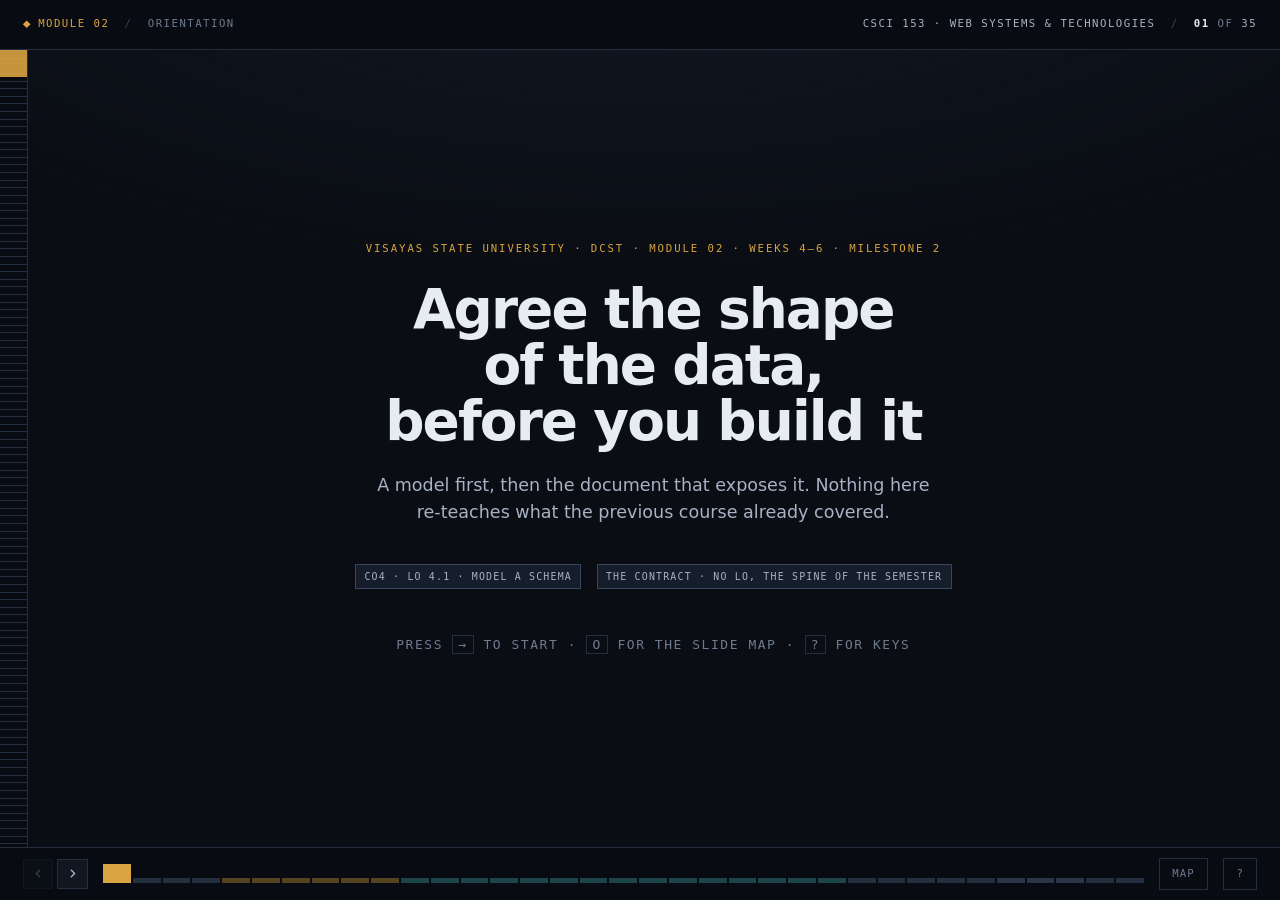
<file: module-2/index.html>
<!doctype html>
<html lang="en">
<head>
<meta charset="utf-8">
<meta name="viewport" content="width=device-width, initial-scale=1">
<title>The Contract Bench</title>
<link rel="stylesheet" href="../shared/deck.css">

<script type="application/json" id="deck-sections">
{
  "names": {
    "2.1": "Lesson 2.1 — Modelling the data",
    "2.2": "Lesson 2.2 — The API contract",
    "2.3": "Lesson 2.3 — Does it work?"
  },
  "colors": {
    "2.1": "var(--brass)",
    "2.2": "var(--cyan)",
    "2.3": "var(--violet)"
  }
}
</script>

<style>
/* A third signal — violet — marks material no syllabus outcome requires
   but the Final Activity Project does. Same encoding as the semester plan. */
:root {
  --violet:     #A38BD1;
  --violet-lit: #C3AEEA;
  --violet-dim: #3A2F52;
  --violet-ink: #150F20;
}
</style>

<style>
/* ---- carried from the old Module 2 ---- */
/* Module 2 additions to the shared system.
   A third signal — violet — marks material no syllabus outcome requires
   but the Final Activity Project does. Same encoding as the semester plan. */

/* section accents ride on the deck element so the rails change too */
#deck[data-sec="2.2"], #deck[data-sec="4.2"] {
  --accent: var(--cyan); --accent-lit: var(--cyan-lit);
  --accent-dim: var(--cyan-dim); --accent-ink: var(--cyan-ink);
}
#deck[data-sec="1.3"] {
  --accent: var(--violet); --accent-lit: var(--violet-lit);
  --accent-dim: var(--violet-dim); --accent-ink: var(--violet-ink);
}
#deck[data-sec="lab"] {
  --accent: #E7EBF2; --accent-lit: #FFFFFF;
  --accent-dim: #2B3547; --accent-ink: #0A0D13;
}

/* progress ticks, grouped by lesson */
.tick[data-sec="1.3"] { background: var(--violet-dim); }
.tick[data-sec="1.4"], .tick[data-sec="4.1"], .tick[data-sec="4.3"] { background: var(--brass-dim); }
.tick[data-sec="2.2"], .tick[data-sec="4.2"] { background: var(--cyan-dim); }
.tick.is-done[data-sec="1.3"] { background: #6A5A8E; }
.tick.is-done[data-sec="1.4"], .tick.is-done[data-sec="4.1"], .tick.is-done[data-sec="4.3"] { background: #8B6B2E; }
.tick.is-done[data-sec="2.2"], .tick.is-done[data-sec="4.2"] { background: #2F717C; }

/* chip variant for the added-material marker */
.chip--added { border-color: var(--violet-dim); color: var(--violet); background: rgba(163,139,209,0.10); }

/* ---- module-specific widget styling ---- */

/* prop-drilling visualiser */
.drill { display: flex; flex-direction: column; gap: var(--s3); }
.drill__tree { display: flex; flex-direction: column; gap: 2px; font-family: var(--mono); font-size: 0.78rem; }
.drill__node {
  display: grid; grid-template-columns: 1fr auto; gap: var(--s3); align-items: center;
  padding: 0.35rem var(--s3); border: 1px solid var(--line); background: var(--panel-2);
  transition: background .2s var(--ease), border-color .2s var(--ease), color .2s var(--ease);
}
.drill__node[data-carrier="1"] { border-color: var(--fail); color: var(--fail); background: #1B1113; }
.drill__node[data-user="1"]    { border-color: var(--pass); color: var(--pass); background: #0F1A17; }
.drill__tag { font-size: 0.65rem; letter-spacing: 0.1em; text-transform: uppercase; }
.drill__count { font-family: var(--mono); font-size: 0.72rem; color: var(--text-3); }
.drill__count b { color: var(--fail); }

/* spec explorer */
.spec { display: grid; grid-template-columns: 1fr 1fr; gap: var(--s4); align-items: start; }
@media (max-width: 60rem) { .spec { grid-template-columns: 1fr; } }
.spec__ops { display: flex; flex-direction: column; gap: 2px; }
.spec__op {
  display: grid; grid-template-columns: 3.6rem 1fr; gap: var(--s3); align-items: baseline;
  text-align: left; background: var(--panel-2); border: 1px solid var(--line);
  padding: 0.4rem var(--s3); cursor: pointer; font-family: var(--mono); font-size: 0.74rem;
  color: var(--text-2); transition: background .15s var(--ease), border-color .15s var(--ease);
}
.spec__op:hover { background: var(--panel-3); }
.spec__op[aria-selected="true"] { border-color: var(--accent); background: var(--panel-3); color: var(--text); }
.spec__verb { font-size: 0.62rem; letter-spacing: 0.08em; text-align: center; padding: 0.1rem 0; }
.spec__verb[data-v="GET"]    { color: var(--cyan); }
.spec__verb[data-v="POST"]   { color: var(--pass); }
.spec__verb[data-v="DELETE"] { color: var(--fail); }
.spec__detail { display: flex; flex-direction: column; gap: var(--s3); min-height: 16rem; }
.spec__opid { font-family: var(--mono); font-size: 0.7rem; color: var(--accent); letter-spacing: 0.06em; }
.spec__sum  { font-size: 0.88rem; color: var(--text-2); }

/* schema → type */
.s2t { display: grid; grid-template-columns: 1fr 1fr; gap: var(--s4); align-items: start; }
@media (max-width: 60rem) { .s2t { grid-template-columns: 1fr; } }
.s2t__ctl { display: flex; flex-wrap: wrap; gap: var(--s3); }
.s2t__f {
  display: flex; align-items: center; gap: var(--s2);
  font-family: var(--mono); font-size: 0.68rem; color: var(--text-2);
  border: 1px solid var(--line); background: var(--panel-2); padding: 0.25rem 0.5rem;
}
.s2t__f button {
  background: none; border: 0; cursor: pointer; padding: 0 0.2rem;
  font-family: var(--mono); font-size: 0.62rem; letter-spacing: 0.08em;
  color: var(--text-4); text-transform: uppercase;
}
.s2t__f button[aria-pressed="true"] { color: var(--accent); }

/* contract diff */
.cdiff { display: flex; flex-direction: column; gap: var(--s3); }
.cdiff__row {
  display: grid; grid-template-columns: 1.4rem 1fr auto; gap: var(--s3); align-items: baseline;
  padding: var(--s3); border: 1px solid var(--line); background: var(--panel-2);
  font-size: 0.85rem;
}
.cdiff__row[data-k="breaking"] { border-left: 2px solid var(--fail); }
.cdiff__row[data-k="additive"] { border-left: 2px solid var(--pass); }
.cdiff__m { font-family: var(--mono); font-size: 0.8rem; }
.cdiff__row[data-k="breaking"] .cdiff__m { color: var(--fail); }
.cdiff__row[data-k="additive"] .cdiff__m { color: var(--pass); }
.cdiff__code { font-family: var(--mono); font-size: 0.78rem; color: var(--text); }
.cdiff__why  { font-size: 0.82rem; color: var(--text-3); margin-top: 0.15rem; }
.cdiff__verdict {
  display: flex; align-items: center; gap: var(--s3);
  font-family: var(--mono); font-size: 0.72rem; letter-spacing: 0.12em; text-transform: uppercase;
}

/* commit graph — GitKraken-style lanes */
.gg { display: flex; flex-direction: column; gap: var(--s3); padding: var(--s4); }
.gg__stage {
  position: relative; overflow-x: auto; overflow-y: hidden;
  border: 1px solid var(--line); background: var(--sunk);
}
.gg__inner { position: relative; min-width: 30rem; }
.gg__svg { position: absolute; top: 0; left: 0; pointer-events: none; }
.gg__rows { position: relative; display: flex; flex-direction: column; }
.gg__row {
  display: grid; align-items: center; gap: var(--s3);
  padding-right: var(--s4);
  font-size: 0.82rem; color: var(--text-2);
  border-bottom: 1px solid var(--line-soft);
}
.gg__row:last-child { border-bottom: 0; }
.gg__row.is-new { animation: ggIn .32s var(--ease) both; }
@keyframes ggIn { from { opacity: 0; transform: translateY(-0.35rem); } to { opacity: 1; transform: none; } }
.gg__msg { display: flex; align-items: center; gap: var(--s3); min-width: 0; }
.gg__txt { overflow: hidden; text-overflow: ellipsis; white-space: nowrap; }
.gg__row.is-merge .gg__txt { color: var(--text); }
.gg__who {
  font-family: var(--mono); font-size: 0.65rem; letter-spacing: 0.08em;
  color: var(--text-4); text-transform: uppercase; white-space: nowrap;
}
.gg__pill {
  font-family: var(--mono); font-size: 0.58rem; letter-spacing: 0.08em;
  padding: 0.1rem 0.4rem; border: 1px solid currentColor; white-space: nowrap;
  display: inline-flex; align-items: center; gap: 0.3rem; flex: none;
}
.gg__pill::before { content: ""; width: 0.35rem; height: 0.35rem; background: currentColor; border-radius: 50%; }
.gg__ctl { display: flex; align-items: center; gap: var(--s3); flex-wrap: wrap; }
.gg__step {
  font-family: var(--mono); font-size: 0.68rem; letter-spacing: 0.1em;
  color: var(--text-3); font-variant-numeric: tabular-nums; white-space: nowrap;
}
.gg__note {
  border-left: 2px solid var(--accent);
  padding: var(--s3) var(--s4); background: var(--panel);
  font-size: 0.9rem; color: var(--text-2); min-height: 4.4rem;
}
.gg__note b { color: var(--text); }
.gg__cmd {
  font-family: var(--mono); font-size: 0.72rem; color: var(--accent-lit);
  display: block; margin-top: 0.35rem;
}
.gg__legend { display: flex; gap: var(--s4); flex-wrap: wrap; font-family: var(--mono); font-size: 0.6rem; letter-spacing: 0.1em; text-transform: uppercase; }
.gg__legend span { display: inline-flex; align-items: center; gap: var(--s2); color: var(--text-3); }
.gg__legend i { width: 0.55rem; height: 0.55rem; border-radius: 50%; }
@media (prefers-reduced-motion: reduce) { .gg__row.is-new { animation: none; } }

/* query cache */
.qc { display: flex; flex-direction: column; gap: var(--s3); }
.qc__keys { display: flex; flex-direction: column; gap: 2px; }
.qc__key {
  display: grid; grid-template-columns: 1fr 5.5rem; gap: var(--s3); align-items: center;
  font-family: var(--mono); font-size: 0.75rem;
  border: 1px solid var(--line); background: var(--panel-2); padding: 0.35rem var(--s3);
  transition: border-color .25s var(--ease), background .25s var(--ease);
}
.qc__state { font-size: 0.62rem; letter-spacing: 0.1em; text-transform: uppercase; text-align: right; }
.qc__key[data-s="fresh"]   { border-color: #2C5C43; }
.qc__key[data-s="fresh"]   .qc__state { color: var(--pass); }
.qc__key[data-s="stale"]   { border-color: var(--fail); background: #1B1113; }
.qc__key[data-s="stale"]   .qc__state { color: var(--fail); }
.qc__key[data-s="fetching"]{ border-color: var(--accent); }
.qc__key[data-s="fetching"] .qc__state { color: var(--accent); }
</style>

<style>
/* ---- carried from the old Module 3 ---- */
/* Module 3 additions. Violet marks material no syllabus outcome requires but
   the project does — the same encoding as Module 2 and the semester plan. */

#deck[data-sec="lab"] {
  --accent: #E7EBF2; --accent-lit: #FFFFFF;
  --accent-dim: #2B3547; --accent-ink: #0A0D13;
}


.chip--added { border-color: var(--violet-dim); color: var(--violet); background: rgba(163,139,209,0.10); }

/* a filename badge, because every lesson opens a real file */
.file {
  display: inline-flex; align-items: center; gap: var(--s2);
  font-family: var(--mono); font-size: 0.68rem; letter-spacing: 0.04em;
  border: 1px solid var(--accent-dim); color: var(--accent);
  background: color-mix(in oklab, var(--accent) 8%, transparent);
  padding: 0.15rem 0.5rem;
}
.file::before { content: "◆"; font-size: 0.55rem; opacity: 0.8; }

/* ---- dependency auditor (3.1) ---- */
.dep { display: grid; grid-template-columns: 1fr 1.15fr; gap: var(--s4); align-items: start; }
@media (max-width: 60rem) { .dep { grid-template-columns: 1fr; } }
.dep__list { display: flex; flex-direction: column; gap: 2px; max-height: 22rem; overflow-y: auto; }
.dep__item {
  display: grid; grid-template-columns: 1fr auto; gap: var(--s3); align-items: center;
  text-align: left; cursor: pointer;
  border: 1px solid var(--line); background: var(--panel-2);
  padding: 0.35rem var(--s3); font-family: var(--mono); font-size: 0.72rem; color: var(--text-2);
  transition: background .15s var(--ease), border-color .15s var(--ease);
}
.dep__item:hover { background: var(--panel-3); }
.dep__item[aria-selected="true"] { border-color: var(--accent); background: var(--panel-3); color: var(--text); }
.dep__kind { font-size: 0.55rem; letter-spacing: 0.1em; text-transform: uppercase; }
.dep__kind[data-k="calls-you"] { color: var(--fail); }
.dep__kind[data-k="you-call"]  { color: var(--pass); }
.dep__kind[data-k="tool"]      { color: var(--text-4); }
.dep__detail { display: flex; flex-direction: column; gap: var(--s3); min-height: 15rem; }
.dep__name { font-family: var(--mono); font-size: 0.95rem; color: var(--accent); }
.dep__break { border-left: 2px solid var(--fail); padding-left: var(--s3); font-size: 0.88rem; color: var(--text-2); }
.dep__meta { display: flex; gap: var(--s4); flex-wrap: wrap; font-family: var(--mono); font-size: 0.65rem; letter-spacing: 0.08em; text-transform: uppercase; color: var(--text-4); }

/* ---- iteration translator (3.3) ---- */
.iter { display: grid; grid-template-columns: 1fr 1fr; gap: var(--s4); align-items: start; }
@media (max-width: 60rem) { .iter { grid-template-columns: 1fr; } }
.iter__out { display: flex; flex-direction: column; gap: 2px; font-family: var(--mono); font-size: 0.74rem; }
.iter__row {
  display: grid; grid-template-columns: 1fr auto; gap: var(--s3);
  border: 1px solid var(--line); background: var(--panel-2); padding: 0.3rem var(--s3);
  transition: border-color .2s var(--ease), opacity .2s var(--ease);
}
.iter__row.is-out { opacity: 0.28; }
.iter__row.is-in { border-color: var(--pass); }
.iter__sum { font-family: var(--mono); font-size: 0.8rem; color: var(--accent-lit); border-top: 1px solid var(--line); padding-top: var(--s3); }

/* ---- await timeline (3.5) ---- */
.tl { display: flex; flex-direction: column; gap: var(--s3); }
.tl__track { position: relative; height: 2.2rem; border: 1px solid var(--line); background: var(--sunk); }
.tl__bar {
  position: absolute; top: 0.35rem; height: 1.4rem;
  border: 1px solid var(--accent-dim); background: color-mix(in oklab, var(--accent) 22%, transparent);
  display: flex; align-items: center; padding: 0 0.4rem;
  font-family: var(--mono); font-size: 0.62rem; color: var(--text); white-space: nowrap; overflow: hidden;
  transition: left .4s var(--ease), width .4s var(--ease);
}
.tl__scale { display: flex; justify-content: space-between; font-family: var(--mono); font-size: 0.6rem; color: var(--text-4); }
.tl__total { font-family: var(--mono); font-size: 0.78rem; }

/* ---- DOM vs React op counter (3.6) ---- */
.ops { display: grid; grid-template-columns: 1fr 1fr; gap: var(--s4); }
@media (max-width: 52rem) { .ops { grid-template-columns: 1fr; } }
.ops__side { border: 1px solid var(--line); background: var(--panel-2); padding: var(--s4); display: flex; flex-direction: column; gap: var(--s3); }
.ops__side--hand { border-color: var(--fail-dim); }
.ops__side--react { border-color: var(--pass-dim); }
.ops__n { font-family: var(--mono); font-size: 2rem; line-height: 1; font-variant-numeric: tabular-nums; }
.ops__side--hand .ops__n { color: var(--fail); }
.ops__side--react .ops__n { color: var(--pass); }
.ops__lbl { font-size: 0.62rem; letter-spacing: 0.12em; text-transform: uppercase; color: var(--text-4); }
.ops__log { font-family: var(--mono); font-size: 0.66rem; color: var(--text-3); display: flex; flex-direction: column; gap: 1px; max-height: 8rem; overflow-y: auto; }

/* ---- test runner (3.8) ---- */
.tr { display: flex; flex-direction: column; gap: var(--s3); }
.tr__row {
  display: grid; grid-template-columns: 1.2rem 1fr auto; gap: var(--s3); align-items: baseline;
  font-family: var(--mono); font-size: 0.74rem;
  border: 1px solid var(--line); background: var(--panel-2); padding: 0.3rem var(--s3);
}
.tr__row[data-s="pass"] { border-left: 2px solid var(--pass); }
.tr__row[data-s="fail"] { border-left: 2px solid var(--fail); background: #1B1113; }
.tr__row[data-s="pending"] { opacity: 0.45; }
.tr__m { font-size: 0.8rem; }
.tr__row[data-s="pass"] .tr__m { color: var(--pass); }
.tr__row[data-s="fail"] .tr__m { color: var(--fail); }
.tr__msg { font-size: 0.68rem; color: var(--fail); grid-column: 2 / -1; }
.tr__sum { font-family: var(--mono); font-size: 0.72rem; letter-spacing: 0.1em; text-transform: uppercase; }
</style>

<style>
/* ---- carried from the old Module 4 ---- */

#deck[data-sec="3.2"], #deck[data-sec="3.6"] {
  --accent: var(--cyan); --accent-lit: var(--cyan-lit);
  --accent-dim: var(--cyan-dim); --accent-ink: var(--cyan-ink);
}
#deck[data-sec="3.3"], #deck[data-sec="3.4"], #deck[data-sec="3.5"] {
  --accent: var(--violet); --accent-lit: var(--violet-lit);
  --accent-dim: var(--violet-dim); --accent-ink: var(--violet-ink);
}
#deck[data-sec="lab"] {
  --accent: #E7EBF2; --accent-lit: #FFFFFF;
  --accent-dim: #2B3547; --accent-ink: #0A0D13;
}

.tick[data-sec="3.3"], .tick[data-sec="3.4"], .tick[data-sec="3.5"] { background: var(--violet-dim); }
.tick[data-sec="2.1"], .tick[data-sec="3.1"] { background: var(--brass-dim); }
.tick[data-sec="3.2"], .tick[data-sec="3.6"] { background: var(--cyan-dim); }
.tick.is-done[data-sec="3.3"], .tick.is-done[data-sec="3.4"], .tick.is-done[data-sec="3.5"] { background: #6A5A8E; }
.tick.is-done[data-sec="2.1"], .tick.is-done[data-sec="3.1"] { background: #8B6B2E; }
.tick.is-done[data-sec="3.2"], .tick.is-done[data-sec="3.6"] { background: #2F717C; }

.chip--added { border-color: var(--violet-dim); color: var(--violet); background: rgba(163,139,209,0.10); }

.file {
  display: inline-flex; align-items: center; gap: var(--s2);
  font-family: var(--mono); font-size: 0.68rem; letter-spacing: 0.04em;
  border: 1px solid var(--accent-dim); color: var(--accent);
  background: color-mix(in oklab, var(--accent) 8%, transparent);
  padding: 0.15rem 0.5rem;
}
.file::before { content: "◆"; font-size: 0.55rem; opacity: 0.8; }

/* ---- normalisation stepper (4.1) ---- */
.norm { display: flex; flex-direction: column; gap: var(--s3); }
.norm__grid { overflow-x: auto; }
.norm__t { border-collapse: collapse; font-family: var(--mono); font-size: 0.68rem; min-width: 100%; }
.norm__t th {
  text-align: left; padding: 0.3rem var(--s3); border: 1px solid var(--line);
  background: var(--panel-3); color: var(--text-3); font-weight: 500;
  font-size: 0.6rem; letter-spacing: 0.08em; text-transform: uppercase; white-space: nowrap;
}
.norm__t td { padding: 0.3rem var(--s3); border: 1px solid var(--line); color: var(--text-2); white-space: nowrap; }
.norm__t td.bad { color: var(--fail); background: #1B1113; }
.norm__t td.key { color: var(--accent-lit); }
.norm__cap { font-family: var(--mono); font-size: 0.6rem; letter-spacing: 0.1em; text-transform: uppercase; color: var(--text-4); }
.norm__tables { display: flex; flex-direction: column; gap: var(--s4); }
.norm__why { border-left: 2px solid var(--accent); padding: var(--s3) var(--s4); background: var(--panel); font-size: 0.9rem; color: var(--text-2); }
.norm__why b { color: var(--text); }

/* ---- RLS simulator (4.4) ---- */
.rls { display: grid; grid-template-columns: 1fr 1.25fr; gap: var(--s4); align-items: start; }
@media (max-width: 60rem) { .rls { grid-template-columns: 1fr; } }
.rls__rows { display: flex; flex-direction: column; gap: 2px; font-family: var(--mono); font-size: 0.72rem; }
.rls__row {
  display: grid; grid-template-columns: 1fr auto; gap: var(--s3); align-items: center;
  border: 1px solid var(--line); background: var(--panel-2); padding: 0.35rem var(--s3);
  transition: opacity .25s var(--ease), border-color .25s var(--ease);
}
.rls__row.is-hidden { opacity: 0.18; }
.rls__row.is-shown { border-color: var(--pass); }
.rls__tag { font-size: 0.55rem; letter-spacing: 0.1em; text-transform: uppercase; }
.rls__row.is-shown .rls__tag { color: var(--pass); }
.rls__row.is-hidden .rls__tag { color: var(--text-4); }
.rls__verdict {
  font-family: var(--mono); font-size: 0.78rem; padding: var(--s3) var(--s4);
  border: 1px solid var(--line); background: var(--sunk);
}
.rls__verdict b { font-size: 0.95rem; }
.rls__policy { font-family: var(--mono); font-size: 0.72rem; }

/* ---- constraint tester (4.5) ---- */
.con { display: flex; flex-direction: column; gap: var(--s3); }
.con__row {
  display: grid; grid-template-columns: 1.2rem 1fr; gap: var(--s3); align-items: baseline;
  border: 1px solid var(--line); background: var(--panel-2); padding: var(--s3);
  font-size: 0.85rem;
}
.con__row[data-r="reject"] { border-left: 2px solid var(--fail); }
.con__row[data-r="accept"] { border-left: 2px solid var(--pass); }
.con__m { font-family: var(--mono); }
.con__row[data-r="reject"] .con__m { color: var(--fail); }
.con__row[data-r="accept"] .con__m { color: var(--pass); }
.con__sql { font-family: var(--mono); font-size: 0.7rem; color: var(--text-3); margin-top: 0.2rem; }

/* ---- contract check (4.7) ---- */
.cc { display: flex; flex-direction: column; gap: 2px; }
.cc__row {
  display: grid; grid-template-columns: 1.2rem 4rem 1fr auto; gap: var(--s3); align-items: baseline;
  font-family: var(--mono); font-size: 0.72rem;
  border: 1px solid var(--line); background: var(--panel-2); padding: 0.3rem var(--s3);
}
.cc__row[data-s="pass"] { border-left: 2px solid var(--pass); }
.cc__row[data-s="fail"] { border-left: 2px solid var(--fail); background: #1B1113; }
.cc__row[data-s="pending"] { opacity: 0.4; }
.cc__verb { font-size: 0.6rem; letter-spacing: 0.06em; color: var(--text-4); }
.cc__m { font-size: 0.8rem; }
.cc__row[data-s="pass"] .cc__m { color: var(--pass); }
.cc__row[data-s="fail"] .cc__m { color: var(--fail); }
.cc__msg { grid-column: 3 / -1; font-size: 0.66rem; color: var(--fail); }
.cc__sum { font-family: var(--mono); font-size: 0.72rem; letter-spacing: 0.1em; text-transform: uppercase; margin-top: var(--s3); }
</style>
</head>
<body>

<div id="deck" data-sec="0">

  <!-- ============ top rail ============ -->
  <header class="rail rail--top">
    <span class="rail__mark"><i class="rail__dot"></i> Module 02</span>
    <span class="rail__sep">/</span>
    <span id="rail-lesson">Orientation</span>
    <span class="rail__spacer"></span>
    <span class="rail__course">CSci 153 · Web Systems &amp; Technologies</span>
    <span class="rail__sep">/</span>
    <span class="rail__count"><b id="count-now">01</b> <span class="dim">of</span> <span id="count-all">35</span></span>
  </header>

  <!-- ============ stage ============ -->
  <main id="stage">

    <section class="slide slide--center" data-sec="0" data-label="Cover" data-rail="Orientation">
      <div class="col" style="gap:var(--s5);align-items:center">
        <span class="eyebrow eyebrow--plain">Visayas State University · DCST · Module 02 · Weeks 4–6 · Milestone 2</span>
        <h1 class="h1" style="max-width:26ch">Agree the shape<br>of the data,<br>before you build it</h1>
        <p class="lede" style="text-align:center;margin-inline:auto">
          A model first, then the document that exposes it. Nothing here re-teaches what
          the previous course already covered.
        </p>
        <div class="row" style="justify-content:center;margin-top:var(--s4)">
          <span class="chip">CO4 · LO 4.1 · Model a schema</span>
          <span class="chip">The contract · no LO, the spine of the semester</span>
        </div>
        <p class="small mono" style="margin-top:var(--s5);letter-spacing:0.12em">
          PRESS <kbd style="border:1px solid var(--line);padding:0.1em 0.4em">→</kbd> TO START ·
          <kbd style="border:1px solid var(--line);padding:0.1em 0.4em">O</kbd> FOR THE SLIDE MAP ·
          <kbd style="border:1px solid var(--line);padding:0.1em 0.4em">?</kbd> FOR KEYS
        </p>
      </div>
    </section>

    <section class="slide" data-sec="0" data-label="Assumed knowledge" data-rail="Orientation">
      <span class="eyebrow">Read this before anything else</span>
      <h2 class="h2">This module teaches two things you have not seen</h2>
      <div class="grid grid--2">
        <div class="panel">
          <div class="panel__head">Assumed — covered in your previous course</div>
          <ul class="list list--cross">
            <li><b>JavaScript</b> — loops, functions, arrows, closures, modules <span class="chip">LO 3.2 · 3.3 · 3.4</span></li>
            <li><b>React and the DOM</b> — components, props, state, lists and keys <span class="chip">LO 3.6</span></li>
            <li><b>npm and the toolchain</b> — <code>package.json</code>, installing, versions <span class="chip">LO 3.7</span></li>
          </ul>
          <p class="small">Not re-taught, and not re-examined in lecture. <b>Verified in the week-5 lab diagnostic</b> — if any of it is rusty, that is a self-study gap to close this week.</p>
        </div>
        <div class="panel">
          <div class="panel__head" style="color:var(--cyan)">Taught here, because it is genuinely new</div>
          <ul class="list list--check">
            <li><b>Modelling the data</b> your system stores — tables, keys, normalisation <span class="chip">LO 4.1</span></li>
            <li><b>OpenAPI</b> — writing the shape down so two halves can be built apart, and built in the right order</li>
          </ul>
          <p class="small">Two lessons, three weeks, and one document your whole group signs.</p>
        </div>
      </div>
      <p class="callout">
        <b>Generated types arrive later, and twice.</b> You will see the contract produce them
        once in Lesson 2.2 — then Module 3 generates them from your database schema, and
        Module 4 is where you actually consume them. Same principle, two sources of truth,
        taught where each one is used.
      </p>
    </section>

    <section class="slide" data-sec="0" data-label="The app" data-rail="Orientation">
      <span class="eyebrow">The contract you are about to read</span>
      <h2 class="h2">Enroll — one system, eleven operations, one document</h2>
      <div class="grid grid--3">
        <div class="card"><span class="card__k">What it does</span><div class="card__t">Eleven operations</div><p class="card__b">A student builds a draft enrollment, submits it, an adviser approves or returns it — and either side can undo. Six screens, two roles.</p></div>
        <div class="card"><span class="card__k">Why it is small</span><div class="card__t">Readable in one sitting</div><p class="card__b">Eleven operations is not a limitation, it is the target. Yours should be about this size — see it before you write yours.</p></div>
        <div class="card"><span class="card__k">Why not your system</span><div class="card__t">A different domain</div><p class="card__b">Close enough that every pattern transfers. Far enough that none of it can be submitted.</p></div>
      </div>
      <div class="panel">
        <div class="panel__head">Its whole API surface is one file</div>
        <pre>contract/openapi.yaml   <i># every request and response, 11 operations</i>

npm run contract:lint   <i># it has to be valid before anyone builds on it</i>
npm run mock            <i># Prism serves it — no backend, no database</i></pre>
        <p class="body">Every example in Lesson 2.2 comes out of this file. It is the model for the one your group writes in Activity 4, and it is what your screens will run against at the week-6 gate.</p>
      </div>
      <p class="callout">
        <b>You are reading the contract, not touring the codebase.</b> The app's source is
        there if you want it, but this module only needs one file — and by week 6 you will
        have written its equivalent for your own system.
      </p>
    </section>

    <section class="slide" data-sec="0" data-label="Outcomes" data-rail="Orientation">
      <span class="eyebrow">Learning outcomes · CO4, and where CO3 lives</span>
      <h2 class="h2">What you walk out of week 6 able to do</h2>
      <div class="grid grid--2">
        <div class="panel">
          <div class="panel__head" style="color:var(--brass)">Taught and assessed here</div>
          <div class="steps">
            <div class="step"><div><div class="step__t">LO 4.1 — Model a relational schema</div><div class="step__b">Tables, keys, and relationships for your own system, normalised enough that no fact is stored twice. <b>Lesson 2.1</b>, assessed by A7.</div></div></div>
            <div class="step"><div><div class="step__t">The contract <span class="chip chip--added">no LO</span></div><div class="step__b">One OpenAPI document your group signs, linted, with types generated from it and screens running on its mock. <b>Lesson 2.2</b>, assessed by A4.</div></div></div>
            <div class="step"><div><div class="step__t">Unit testing <span class="chip chip--added">no LO</span></div><div class="step__b">One rule pulled out of a screen and proven. <b>Lesson 2.3</b>, assessed by A6.</div></div></div>
          </div>
        </div>
        <div class="panel">
          <div class="panel__head" style="color:var(--violet)">CO3 — JavaScript — is not lectured in this course</div>
          <div class="table-wrap">
            <table>
              <thead><tr><th style="width:4rem">LO</th><th>Where it is met</th></tr></thead>
              <tbody>
                <tr><td class="num">3.1</td><td>Types and structures — <b>Module 3</b>, generated from your schema</td></tr>
                <tr><td class="num">3.2</td><td>Block scoping — prior course</td></tr>
                <tr><td class="num">3.3</td><td>Loop structures — prior course</td></tr>
                <tr><td class="num">3.4</td><td>Functions and arrows — prior course</td></tr>
                <tr><td class="num">3.5</td><td>JSON serialize/deserialize — <b>Module 4</b>, in the typed client</td></tr>
                <tr><td class="num">3.6</td><td>DOM manipulation — prior course; React from Lesson 1.4</td></tr>
                <tr><td class="num">3.7</td><td>JavaScript libraries — prior course</td></tr>
              </tbody>
            </table>
          </div>
          <p class="small">Five of seven were taught in the previous subject. <b>The week-5 diagnostic is how that claim is evidenced</b> rather than assumed.</p>
        </div>
      </div>
    </section>

    <!-- ================= 4.1 SCHEMA ================= -->

    <section class="slide slide--center" data-sec="2.1" data-label="Lesson 2.1 opens" data-rail="Modeling a schema">
      <div class="col" style="gap:var(--s4);align-items:center">
        <span class="eyebrow eyebrow--plain">Lesson 2.1 · LO 4.1</span>
        <h2 class="h1" style="max-width:22ch">Store every fact<br>exactly once</h2>
        <p class="lede" style="text-align:center;margin-inline:auto">Almost everything else about schema design follows from that.</p>
        <span class="file">supabase/migrations/</span>
      </div>
    </section>

    <section class="slide" data-sec="2.1" data-label="The spreadsheet instinct" data-rail="Modeling a schema">
      <span class="eyebrow">Where every beginner starts</span>
      <h2 class="h2">One big table feels obvious</h2>
      <div class="grid grid--sidebar">
        <div class="panel">
          <div class="panel__head">enrollments — the spreadsheet version</div>
          <pre>student_no  name          subject   units  teacher
20-1-01234  Maria Cruz    CSci 153  3      Prof. Reyes
20-1-01234  Maria Cruz    CSci 141  3      Prof. Lim
20-1-01234  Maria Cruz    Math 111  5      Prof. Diaz
20-1-05678  Jose Ramos    CSci 153  3      Prof. Reyes
20-1-05678  Jose Ramos    PE 4      2      Coach Uy</pre>
          <p class="small">Every question is answerable from one place. It reads like the report you eventually want.</p>
        </div>
        <div class="col">
          <div class="panel" style="border-color:var(--fail)">
            <div class="panel__head" style="color:var(--fail)">Three problems, and they are not stylistic</div>
            <ul class="list list--cross">
              <li><b>Update.</b> Maria changes her name — three rows to fix, and if you miss one the database now disagrees with itself.</li>
              <li><b>Insert.</b> A new subject nobody has enrolled in yet cannot be recorded at all. There is no row to put it in.</li>
              <li><b>Delete.</b> Jose drops PE 4 and the only record that PE 4 is worth 2 units disappears with it.</li>
            </ul>
          </div>
          <p class="callout"><b>Every one of these is the same bug:</b> a fact is stored more than once, or in the wrong place entirely.</p>
        </div>
      </div>
    </section>

    <section class="slide slide--wide" data-sec="2.1" data-label="Normalising" data-rail="Modeling a schema">
      <span class="eyebrow">Interactive · one table becomes four</span>
      <h2 class="h2">Pulling the facts apart</h2>
      <div class="panel panel--sunk">
        <div class="panel__head">Step through it <span class="spacer"></span><span class="dim">each step fixes one specific failure</span></div>
        <div class="norm" data-widget="norm" id="norm"></div>
      </div>
      <p class="callout">
        You do not need the formal definitions of 1NF, 2NF and 3NF to do this well. You need one
        question, asked repeatedly: <b>"if this fact changes, how many rows do I have to touch?"</b>
        More than one is the smell.
      </p>
    </section>

    <section class="slide slide--wide" data-sec="2.1" data-label="Keys" data-rail="Modeling a schema">
      <span class="eyebrow">The vocabulary</span>
      <h2 class="h2">Keys, and the three relationships</h2>
      <div class="grid grid--2">
        <div class="panel">
          <div class="panel__head">Two kinds of key</div>
          <pre>create table subjects (
  <b>id uuid primary key</b> default gen_random_uuid(),
  code text not null,
  units int not null
);

create table enrollment_items (
  enrollment_id uuid <b>references enrollments(id)</b>,
  subject_id    uuid <b>references subjects(id)</b>,
  primary key (enrollment_id, subject_id)
);</pre>
          <p class="small"><b>Primary key</b> — this row's identity. <b>Foreign key</b> — a pointer to another table's identity, which the database will not let you break.</p>
        </div>
        <div class="col">
          <div class="panel">
            <div class="panel__head">One to many · the common case</div>
            <p class="body">One student has many enrollments. <b>The foreign key goes on the "many" side</b> — <code>enrollments.student_id</code>. This is the shape you will use most.</p>
          </div>
          <div class="panel">
            <div class="panel__head">Many to many · needs a third table</div>
            <p class="body">An enrollment has many subjects; a subject appears in many enrollments. Neither side can hold the key, so <code>enrollment_items</code> exists to hold the pairs.</p>
          </div>
          <div class="panel">
            <div class="panel__head">One to one · rare, and usually a mistake</div>
            <p class="body">If two tables have exactly one row each per thing, ask why they are two tables.</p>
          </div>
        </div>
      </div>
    </section>

    <section class="slide slide--wide" data-sec="2.1" data-label="Deliberate duplication" data-rail="Modeling a schema">
      <span class="eyebrow">When the rule bends</span>
      <h2 class="h2">Storing a total, on purpose</h2>
      <div class="compare">
        <div class="compare__side compare__side--good">
          <div class="compare__head">Compute it</div>
          <div class="compare__body">
            <pre>select sum(s.units)
from enrollment_items i
join subjects s on s.id = i.subject_id
where i.enrollment_id = $1</pre>
            <p>Cannot be wrong. It is derived from the truth every time you ask.</p>
            <p>Costs a join on every read, and the adviser queue reads it for forty students at once.</p>
          </div>
        </div>
        <div class="compare__side compare__side--bad">
          <div class="compare__head">Store it</div>
          <div class="compare__body">
            <pre>enrollments.total_units int not null default 0</pre>
            <p>One column, instant read, and the queue query gets simple.</p>
            <p><b>And now it can be wrong.</b> Any write that changes the items and forgets the total leaves the database disagreeing with itself.</p>
          </div>
        </div>
      </div>
      <p class="callout">
        Enroll's contract has <code>totalUnits</code> on the enrollment, so it is stored — and
        <b>a trigger maintains it</b>, not the application. That is lesson 3.4. Duplication with
        an automatic guardian is a decision; duplication maintained by hand is a bug waiting.
      </p>
    </section>

    <section class="slide" data-sec="2.1" data-label="From contract to schema" data-rail="Modeling a schema">
      <span class="eyebrow">Where your schema comes from</span>
      <h2 class="h2">You already wrote most of it in week 5</h2>
      <div class="grid grid--2">
        <div class="panel">
          <div class="panel__head">contract/openapi.yaml · written week 5</div>
          <pre>Subject:
  properties:
    id:            { type: string }
    code:          { type: string }
    units:         { type: integer }
    capacity:      { type: integer }
    enrolledCount: { type: integer }</pre>
        </div>
        <div class="panel" style="border-color:var(--brass-dim)">
          <div class="panel__head" style="color:var(--brass)">The table it implies</div>
          <pre>create table subjects (
  id       uuid primary key default gen_random_uuid(),
  code     text not null,
  units    int  not null,
  capacity int  not null,
  <i>-- enrolled_count is derived. Not a column?
  -- Or a column with a trigger? Decide, and say why.</i>
);</pre>
        </div>
      </div>
      <p class="callout">
        <b>The contract is not the schema, and the difference is where the work is.</b> A
        response shape can flatten and join things a table cannot. Expect your week-5 shapes to
        need changes now — that is lesson 3.6, and it is the method working.
      </p>
    </section>

    <!-- ======================================================
         LESSON 2.3 — THE API CONTRACT
         ====================================================== -->

    <section class="slide slide--center" data-sec="2.2" data-label="Lesson 2.2 opens" data-rail="The API contract">
      <div class="col" style="gap:var(--s4);align-items:center">
        <span class="eyebrow eyebrow--plain">Lesson 2.2 · the spine of the semester</span>
        <h2 class="h1" style="max-width:22ch">Agree the shape<br>before either side builds</h2>
        <p class="lede" style="text-align:center;margin-inline:auto">
          Your backend does not exist yet. You are going to build against it anyway.
        </p>
      </div>
    </section>

    <section class="slide" data-sec="2.2" data-label="Integration day" data-rail="The API contract">
      <span class="eyebrow">What this lesson prevents</span>
      <h2 class="h2">Integration day, without a contract</h2>
      <div class="grid grid--2">
        <div class="panel" style="border-color:var(--fail)">
          <div class="panel__head" style="color:var(--fail)">Week 13, 11pm</div>
          <ul class="list list--cross">
            <li>Frontend expects <code>studentId</code>. Backend sends <code>student_id</code>.</li>
            <li>Frontend expects <code>units</code> as a number. It arrives as <code>"18"</code>.</li>
            <li>Frontend renders <code>subjects[]</code>. Backend returns <code>{ data: { subjects: [] } }</code>.</li>
            <li>Nobody decided what a failed enrollment returns.</li>
            <li>Both halves are "done". Neither works.</li>
          </ul>
        </div>
        <div class="col">
          <div class="panel">
            <div class="panel__head">Why it happens</div>
            <p class="body">Two people built from one conversation and remembered it differently. Nothing was written down to be wrong <em>against</em>.</p>
          </div>
          <div class="panel">
            <div class="panel__head">The fix is not "communicate better"</div>
            <p class="body">Write the shapes in a file both sides can check, <b>before</b> either side starts.</p>
          </div>
        </div>
      </div>
      <p class="callout">Not hypothetical: <b>your backend is Module 3, and you implement it in sprint 1.</b> That gap is three weeks wide — short enough to be tempting to wait out, which is exactly why this module's gate is running screens on the mock.</p>
    </section>

    <section class="slide" data-sec="2.2" data-label="What a contract is" data-rail="The API contract">
      <span class="eyebrow">Definition</span>
      <h2 class="h2">A contract is every shape, agreed and written down</h2>
      <div class="grid grid--3">
        <div class="card"><span class="card__k">For each operation</span><div class="card__t">What goes in</div><p class="card__b">Path, method, parameters, request body — typed, and which fields are required.</p></div>
        <div class="card"><span class="card__k">For each operation</span><div class="card__t">What comes back</div><p class="card__b">Every status code and its body shape. Including the failures.</p></div>
        <div class="card"><span class="card__k">For the whole API</span><div class="card__t">Shared shapes</div><p class="card__b">Reusable schemas — a Student is a Student everywhere, defined once.</p></div>
      </div>
      <div class="panel">
        <div class="panel__head">The part people skip</div>
        <p class="body"><b>The error responses.</b> Teams specify the happy path and discover the failures later — but failures are most of your UI code, and "what does a 409 look like" is the question you cannot answer at 11pm.</p>
      </div>
    </section>

    <section class="slide slide--wide" data-sec="2.2" data-label="OpenAPI anatomy" data-rail="The API contract">
      <span class="eyebrow">The format</span>
      <h2 class="h2">OpenAPI, in three minutes</h2>
      <div class="grid grid--sidebar">
        <div class="panel">
          <div class="panel__head">enrollment-api.yaml</div>
          <pre>openapi: 3.1.0
info: { title: Enrollment API, version: 1.0.0 }

<b>paths</b>:
  /students/{id}/load:
    <b>get</b>:
      operationId: <b>getStudentLoad</b>
      parameters:
        - name: id
          in: path
          required: true
          schema: { type: string }
      <b>responses</b>:
        '200':
          content:
            application/json:
              schema:
                $ref: '#/components/schemas/Load'
        '404':
          content:
            application/json:
              schema:
                $ref: '#/components/schemas/Error'

<b>components</b>:
  schemas:
    Load:
      type: object
      required: [studentId, totalUnits, subjects]
      properties:
        studentId:  { type: string }
        totalUnits: { type: integer }
        subjects:
          type: array
          items: { $ref: '#/components/schemas/Subject' }</pre>
        </div>
        <div class="col">
          <div class="panel">
            <div class="panel__head">Four things to find</div>
            <div class="steps">
              <div class="step"><div><div class="step__t">paths</div><div class="step__b">Every URL, and the methods it supports.</div></div></div>
              <div class="step"><div><div class="step__t">operationId</div><div class="step__b">A stable name. It becomes your generated method name — and your Query key.</div></div></div>
              <div class="step"><div><div class="step__t">responses</div><div class="step__b">Keyed by status code. <b>Every</b> code your UI must handle.</div></div></div>
              <div class="step"><div><div class="step__t">components.schemas</div><div class="step__b">Shapes defined once and referenced with <code>$ref</code>.</div></div></div>
            </div>
          </div>
          <p class="callout">YAML is indentation-sensitive and unforgiving. <b>Run <code>redocly lint</code> before you commit.</b></p>
        </div>
      </div>
    </section>

    <!-- ================= 2.2 · worked examples ================= -->

    <section class="slide slide--wide" data-sec="2.2" data-label="One operation, end to end" data-rail="The API contract">
      <span class="eyebrow">Worked example · 1 of 3</span>
      <h2 class="h2">The YAML on the left <i>is</i> the exchange on the right</h2>
      <div class="grid grid--2">
        <div class="panel">
          <div class="panel__head">contract/openapi.yaml</div>
          <pre>/students/{studentId}/enrollment/items:
  <b>post</b>:
    operationId: <b>addEnrollmentItem</b>
    parameters:
      - name: studentId
        in: <b>path</b>          <i># goes in the URL</i>
        required: true
        schema: { type: string, format: uuid }
    <b>requestBody</b>:
      required: true
      content:
        application/json:
          schema:
            type: object
            required: [term, subjectId]
            properties:
              term:      { type: string }
              subjectId: { type: string, format: uuid }
    <b>responses</b>:
      '201':
        content:
          application/json:
            schema:
              $ref: '#/components/schemas/Enrollment'</pre>
        </div>
        <div class="panel">
          <div class="panel__head" style="color:var(--cyan)">What actually goes over the wire</div>
          <pre><b>POST</b> /students/3f1b7c62-…/enrollment/items
Content-Type: application/json

{
  "term": "2026-1",
  "subjectId": "9a2e-…"
}

<i>──────────────────────────────</i>

<b>201 Created</b>
Content-Type: application/json

{
  "id": "e71b-…",
  "studentId": "3f1b7c62-…",
  "term": "2026-1",
  "status": "draft",
  "totalUnits": 18,
  "subjects": [ … ]
}</pre>
        </div>
      </div>
      <p class="callout">
        Read them together until the mapping is boring: <b>path parameter → the URL</b>,
        <b>requestBody → what you send</b>, <b>responses.'201'.schema → what you get back.</b>
        Everything else in the file is a variation on those three.
      </p>
    </section>

    <section class="slide slide--wide" data-sec="2.2" data-label="Shapes in one place" data-rail="The API contract">
      <span class="eyebrow">Worked example · 2 of 3</span>
      <h2 class="h2"><code>$ref</code> is the only thing stopping this file from rotting</h2>
      <div class="grid grid--2">
        <div class="panel">
          <div class="panel__head" style="color:var(--danger)">Written out every time</div>
          <pre>'200':
  schema:
    type: object
    properties:
      id:         { type: string }
      totalUnits: { type: integer }
      status:     { type: string }

'201':
  schema:
    type: object
    properties:
      id:         { type: string }
      totalUnits: { type: integer }
      <i>status:     { type: string }</i>   <i># forgot 'returned'
                            # over here</i></pre>
          <p class="small">Eight operations return an Enrollment. Change one field and you edit eight places — and miss one.</p>
        </div>
        <div class="panel">
          <div class="panel__head" style="color:var(--cyan)">Defined once, referenced everywhere</div>
          <pre><b>components</b>:
  schemas:
    <b>Enrollment</b>:
      type: object
      required: [id, studentId, term, status, totalUnits]
      properties:
        id:         { type: string, format: uuid }
        totalUnits: { type: integer }
        status:
          type: string
          <b>enum</b>: [draft, submitted, approved, returned]

<i># then, in every operation that returns one:</i>
'200':
  schema:
    <b>$ref</b>: '#/components/schemas/Enrollment'</pre>
          <p class="small">One edit. Eight operations. The generated TypeScript follows automatically.</p>
        </div>
      </div>
      <p class="callout">
        <b><code>enum</code> is doing real work here.</b> It is the difference between
        <code>status: string</code> — which happily permits <code>"aproved"</code> — and a
        generated union type that refuses to compile the typo.
      </p>
    </section>

    <section class="slide slide--wide" data-sec="2.2" data-label="Sentence to spec" data-rail="The API contract">
      <span class="eyebrow">Worked example · 3 of 3 · this is Activity 4</span>
      <h2 class="h2">From one sentence to one operation</h2>
      <div class="grid grid--2">
        <div class="panel">
          <div class="panel__head">The requirement, as your spec states it</div>
          <p class="body" style="font-size:1.05rem">“An adviser can <b>return</b> a submitted enrollment to the student <b>with a reason</b>, which the student sees.”</p>
          <div class="steps" style="margin-top:var(--s4)">
            <div class="step"><div><div class="step__t">1 · What is acted on?</div><div class="step__b">An enrollment, by id → <code>/enrollments/{enrollmentId}/return</code></div></div></div>
            <div class="step"><div><div class="step__t">2 · A read, or a change?</div><div class="step__b">A change → <code>post</code>, not <code>get</code></div></div></div>
            <div class="step"><div><div class="step__t">3 · What has to be sent?</div><div class="step__b">The reason — and it has to be useful, so <code>minLength</code></div></div></div>
            <div class="step"><div><div class="step__t">4 · How can it fail?</div><div class="step__b">Not your advisee · already decided · reason too short</div></div></div>
          </div>
        </div>
        <div class="panel">
          <div class="panel__head" style="color:var(--cyan)">The operation those four answers produce</div>
          <pre>/enrollments/{enrollmentId}/return:
  post:
    operationId: returnEnrollment
    parameters:
      - { name: enrollmentId, in: path, required: true }
    requestBody:
      required: true
      content:
        application/json:
          schema:
            type: object
            required: [<b>reason</b>]
            properties:
              reason:
                type: string
                <b>minLength: 10</b>
                description: Shown to the student verbatim.
    responses:
      '200': <i># the updated Enrollment</i>
      '403': <i># not your advisee</i>
      '409': <i># already decided</i>
      '422': <i># reason too short</i></pre>
        </div>
      </div>
      <p class="callout">
        <b><code>minLength: 10</code> is a decision, not a detail.</b> It is why the adviser's
        textarea has a character counter (Lesson 4.4) and why the database has a
        <code>CHECK</code> constraint (Lesson 3.4). One line here becomes two enforcement
        points later.
      </p>
    </section>

    <section class="slide slide--wide" data-sec="2.2" data-label="Failures are shapes too" data-rail="The API contract">
      <span class="eyebrow">The half everybody skips</span>
      <h2 class="h2">A 422 you did not design is a screen you cannot build</h2>
      <div class="grid grid--sidebar">
        <div class="panel">
          <div class="panel__head">Documented, with an example body</div>
          <pre>'422':
  description: |
    UNIT_CEILING — adding this subject
    would exceed 21 units (R2).
  content:
    application/json:
      schema:
        $ref: '#/components/schemas/Error'
      <b>examples</b>:
        unitCeiling:
          value:
            <b>code</b>: UNIT_CEILING
            <b>message</b>: Adding CSci 153 would put
              you at 24 units. The limit is 21.
            <b>details</b>: { attempted: 24, limit: 21 }</pre>
          <p class="small">Every error in this contract has the same three keys, so the client has <b>one</b> error path rather than one per endpoint.</p>
        </div>
        <div class="col">
          <div class="panel">
            <div class="panel__head" style="color:var(--cyan)">What each key buys you</div>
            <div class="steps">
              <div class="step"><div><div class="step__t"><code>code</code></div><div class="step__b">What the UI branches on. Machine-readable, never translated, never reworded.</div></div></div>
              <div class="step"><div><div class="step__t"><code>message</code></div><div class="step__b">What the user reads. Written by whoever wrote the rule, not invented by the frontend at 11pm.</div></div></div>
              <div class="step"><div><div class="step__t"><code>details</code></div><div class="step__b">The numbers the UI needs to render a meter, highlight a row, or fill in a blank.</div></div></div>
            </div>
          </div>
          <p class="callout">
            The <code>examples</code> block is not decoration — <b>Prism returns it.</b> Send
            <code>Prefer: code=422</code> to the mock and your error screen renders that exact
            body today, with no backend. That is how you build a failure state before the
            failure exists.
          </p>
        </div>
      </div>
    </section>
    <section class="slide slide--wide" data-sec="2.2" data-label="Spec explorer" data-rail="The API contract">
      <span class="eyebrow">Interactive · reading a real spec</span>
      <h2 class="h2">Pick an operation, read its shapes</h2>
      <div class="panel panel--sunk">
        <div class="panel__head">enrollment-api.yaml <span class="spacer"></span><span class="dim">the same file you will meet in Modules 4 and 5</span></div>
        <div class="spec" data-widget="spec" id="spec"></div>
      </div>
      <p class="callout">
        Redoc renders the same file, prettier. The point here: <b>there is nothing magic in it</b> —
        just operations, each with one input shape and a set of output shapes.
      </p>
    </section>

    <section class="slide" data-sec="2.2" data-label="Contract-first" data-rail="The API contract">
      <span class="eyebrow">Two ways round</span>
      <h2 class="h2">Contract-first vs code-first</h2>
      <div class="compare">
        <div class="compare__side compare__side--bad">
          <div class="compare__head">Code-first</div>
          <div class="compare__body">
            <p>Build the backend, then generate docs from what you built.</p>
            <p><b>The spec describes whatever happened</b> — bad field names included.</p>
            <p>The frontend waits for the backend.</p>
            <p>Fine solo.</p>
          </div>
        </div>
        <div class="compare__side compare__side--good">
          <div class="compare__head">Contract-first</div>
          <div class="compare__body">
            <p>Agree the spec, then both halves build to it.</p>
            <p><b>The spec is a decision</b>, reviewed while it is still cheap to change.</p>
            <p>Both halves start on day one; the frontend runs on a mock.</p>
            <p>Necessary as soon as two people are involved — your situation.</p>
          </div>
        </div>
      </div>
      <p class="callout">
        This is why the contract is a <b>group</b> deliverable in Activity 4, and why a PR touching it
        needs the other side's approval.
      </p>
    </section>

    <section class="slide slide--wide" data-sec="2.2" data-label="Schema → type" data-rail="The API contract">
      <span class="eyebrow">Interactive · generated types</span>
      <h2 class="h2">Types are generated, never hand-written</h2>
      <div class="panel panel--sunk">
        <div class="panel__head">Toggle a field and watch the TypeScript change <span class="spacer"></span><span class="dim">openapi-typescript</span></div>
        <div class="s2t" data-widget="s2t" id="s2t"></div>
      </div>
      <div class="grid grid--2">
        <div class="panel">
          <div class="panel__head">Why not just write the interface?</div>
          <p class="body">A hand-written mirror <b>drifts silently</b>. The backend makes a field nullable, your interface still says string, TypeScript still compiles — and the app crashes on the one null record.</p>
        </div>
        <div class="panel">
          <div class="panel__head">The command</div>
          <pre>npx openapi-typescript contract/openapi.yaml \
  -o contract/generated/schema.d.ts</pre>
          <p class="small">Commit the output. CI re-runs it and fails if yours is stale, so it can never quietly disagree with the spec.</p>
        </div>
      </div>
    </section>

    <section class="slide" data-sec="2.2" data-label="The same idea twice" data-rail="The API contract">
      <span class="eyebrow">A pattern worth naming now</span>
      <h2 class="h2" style="max-width:24ch">One source of truth, and everything else downstream</h2>
      <div class="grid grid--2">
        <div class="panel">
          <div class="panel__head">Module 2 · this week</div>
          <pre>contract/openapi.yaml     <i>← the truth</i>
        ↓ openapi-typescript
contract/generated/       <i>← derived, never edited</i></pre>
        </div>
        <div class="panel" style="border-color:var(--cyan-dim)">
          <div class="panel__head" style="color:var(--cyan)">Module 3 · week 10</div>
          <pre>supabase/migrations/      <i>← the truth</i>
        ↓ supabase gen types
src/lib/supabase/…types  <i>← derived, never edited</i></pre>
        </div>
      </div>
      <p class="callout">
        Same shape, different subject — so the Module 3 command should feel like <b>recognition, not a
        new topic</b>. Same rule too: <b>if a file says "generated", never edit it by hand.</b>
      </p>
    </section>

    <section class="slide slide--wide" data-sec="2.2" data-label="Mocking" data-rail="The API contract">
      <span class="eyebrow">How you run today</span>
      <h2 class="h2">The mock is what makes the gap survivable</h2>
      <div class="grid grid--2">
        <div class="panel">
          <div class="panel__head">Prism — a whole fake server</div>
          <pre>npx @stoplight/prism-cli mock contract/openapi.yaml</pre>
          <p class="body">Serves invented responses that match your spec at <code>localhost:4010</code>. Point your base URL at it and the app runs end to end.</p>
          <p class="small">Best for building screens by hand — click around, everything responds.</p>
        </div>
        <div class="panel">
          <div class="panel__head">MSW — interception, in tests</div>
          <pre>http.get('/students/:id/load', () =&gt;
  HttpResponse.json({
    studentId: 'S-2041',
    totalUnits: 18,
    subjects: [ /* … */ ]
  })
)</pre>
          <p class="body">Intercepts requests inside tests, so you choose exactly what comes back — including the 404 and 500 you cannot trigger on demand.</p>
        </div>
      </div>
      <p class="callout">
        <b>Mock the failures, not just the successes</b> — the empty list, the 404, the 500, the slow
        response. Those states are most of your UI code.
      </p>
    </section>

    <section class="slide slide--wide" data-sec="2.2" data-label="Breaking vs additive" data-rail="The API contract">
      <span class="eyebrow">Interactive · reviewing a change</span>
      <h2 class="h2">The spec is the thing you review</h2>
      <div class="panel panel--sunk">
        <div class="panel__head">Proposed change · contract v1.0.0 → v1.1.0 <span class="spacer"></span><span class="dim">click a change for the verdict</span></div>
        <div class="cdiff" data-widget="cdiff" id="cdiff"></div>
      </div>
      <p class="callout">
        <b>Additive is safe:</b> old clients ignore what they do not know. <b>Breaking means somebody's
        code stops working</b> — so it needs a version bump and a PR note saying who must change what.
      </p>
    </section>

    <section class="slide" data-sec="2.2" data-label="Agentic angle" data-rail="The API contract">
      <span class="eyebrow">Carried forward from Module 1</span>
      <h2 class="h2">The spec is the best context you can hand an agent</h2>
      <div class="grid grid--sidebar">
        <div class="panel">
          <div class="panel__head">Without the spec</div>
          <pre><i>"Write a function to fetch a
student's enrolled subjects."</i></pre>
          <p class="body">The agent invents the URL, the field names, the error shape. You find out at integration.</p>
          <div class="panel__head" style="margin-top:var(--s3)">With the spec pasted in</div>
          <pre><i>"Here is our OpenAPI spec.
Implement getStudentLoad using
our typed client, handling every
documented response."</i></pre>
          <p class="body">Correct path, types, and error handling — because none of it was a guess.</p>
        </div>
        <div class="col">
          <div class="panel">
            <div class="panel__head">Why it is the highest-leverage paste</div>
            <p class="body">Bad agent output is usually missing context, not a weak model. The spec removes the biggest guess: <b>what shape is the data?</b></p>
          </div>
          <p class="callout">
            The prompt log is still graded. <b>An agent with the spec that still gets it wrong is worth
            logging</b> — that is a finding about your spec's clarity.
          </p>
        </div>
      </div>
    </section>

    <!-- ================= 2.3 DOES IT WORK ================= -->

    <section class="slide slide--center" data-sec="2.3" data-label="Lesson 2.3 opens" data-rail="Does it work?">
      <div class="col" style="gap:var(--s4);align-items:center">
        <span class="eyebrow eyebrow--plain">Lesson 2.3 · one session</span>
        <h2 class="h1" style="max-width:24ch">A test that has<br>never failed<br>proves nothing</h2>
        <p class="lede" style="text-align:center;margin-inline:auto">Enough Vitest to not be lost in Module 5.</p>
        <span class="chip chip--added">No learning outcome requires this</span>
      </div>
    </section>

    <section class="slide" data-sec="2.3" data-label="What a unit test is" data-rail="Does it work?">
      <span class="eyebrow">The anatomy</span>
      <h2 class="h2">Three words, and one assertion</h2>
      <div class="grid grid--sidebar">
        <div class="panel">
          <div class="panel__head">src/lib/rules/units.test.ts</div>
          <pre><b>describe</b>('canAddSubject', () =&gt; {
  <b>it</b>('R2 · rejects an add past the ceiling', () =&gt; {
    const enrolled = [six(), six(), six()]  <i>// 18 units</i>

    const result = canAddSubject(six(), enrolled, 'draft')

    <b>expect</b>(result).toMatchObject({
      ok: false,
      code: 'UNIT_CEILING'
    })
  })
})</pre>
        </div>
        <div class="col">
          <div class="panel">
            <div class="panel__head">Read it as a sentence</div>
            <ul class="list">
              <li><b><code>describe</code></b> — the thing under test</li>
              <li><b><code>it</code></b> — one claim about it, in words</li>
              <li><b><code>expect</code></b> — the claim, in code</li>
            </ul>
            <p class="small">Arrange, act, assert. Every test in the file has those three parts in that order.</p>
          </div>
          <p class="callout">
            <b>The name is half the value.</b> "returns an object" tests the language. "R2 rejects
            an add past the ceiling" tests a decision somebody made — and when it fails, the name
            alone tells you what broke.
          </p>
        </div>
      </div>
    </section>

    <section class="slide slide--wide" data-sec="2.3" data-label="Watch it fail" data-rail="Does it work?">
      <span class="eyebrow">Interactive · the run, and a deliberate break</span>
      <h2 class="h2">Green means nothing until you have seen red</h2>
      <div class="panel panel--sunk">
        <div class="panel__head">npm run test <span class="spacer"></span><span class="dim">then break the rule on purpose</span></div>
        <div class="tr" data-widget="tr" id="tr"></div>
      </div>
      <p class="callout">
        <b>Change the ceiling to 24 and two tests fail with useful messages.</b> That is the proof
        the tests are connected to the code. A suite that has never gone red might be asserting
        nothing at all.
      </p>
    </section>

    <section class="slide" data-sec="2.3" data-label="What to test" data-rail="Does it work?">
      <span class="eyebrow">Where the value is</span>
      <h2 class="h2">Test the rules, not the framework</h2>
      <div class="grid grid--2">
        <div class="panel">
          <div class="panel__head">Worth testing</div>
          <ul class="list list--check">
            <li><b>Pure functions with rules in them</b> — the unit ceiling, capacity, duplicate detection</li>
            <li><b>The boundaries</b> — exactly 21 units, an empty array, a subject at capacity</li>
            <li><b>Anything you got wrong once</b> — a test is how a bug stays fixed</li>
          </ul>
          <p class="small">Enroll has 11 tests, all of them on <code>lib/rules/</code>.</p>
        </div>
        <div class="panel">
          <div class="panel__head">Not worth your time here</div>
          <ul class="list list--cross">
            <li>That React renders a <code>&lt;div&gt;</code></li>
            <li>That <code>map</code> maps</li>
            <li>Getters and setters with no logic in them</li>
            <li>Chasing 100% coverage for its own sake</li>
          </ul>
          <p class="small">Coverage measures lines executed, not claims verified. 100% coverage with weak assertions is a comfortable lie.</p>
        </div>
      </div>
      <p class="callout">
        The off-by-one test — <b>an add landing exactly on 21 is allowed</b> — is the most
        valuable one in the file. Boundaries are where bugs live, which is why every rule gets a
        test on each side of its edge.
      </p>
    </section>

    <section class="slide" data-sec="2.3" data-label="Where this goes" data-rail="Does it work?">
      <span class="eyebrow">The progression</span>
      <h2 class="h2">Three kinds of test, arriving in order</h2>
      <div class="table-wrap">
        <table>
          <thead><tr><th style="width:9rem">Kind</th><th style="width:7rem">When</th><th>What it proves, and what it costs</th></tr></thead>
          <tbody>
            <tr>
              <td><b>Unit</b></td><td class="num">Now · 2.3</td>
              <td>One function does what its name claims. Milliseconds to run, so you run them constantly.</td>
            </tr>
            <tr>
              <td><b>Component</b></td><td class="num">Module 5</td>
              <td>A component renders the right thing for a given state. Needs a fake DOM, so slower and more fragile.</td>
            </tr>
            <tr style="background:color-mix(in oklab, var(--violet) 8%, transparent)">
              <td><b>End to end</b></td><td class="num">Lesson 4.6</td>
              <td>A real browser completes a real flow against a real backend. The only kind that proves the app <em>works</em> — and slow enough that you keep few of them.</td>
            </tr>
          </tbody>
        </table>
      </div>
      <p class="callout">
        Your project specs require Vitest <b>and</b> Playwright in CI, and §12 makes
        test-cases-as-issues a graded workflow. <b>This session is the floor</b>, not the whole story — Module 5 finishes it.
      </p>
    </section>

    <section class="slide slide--wide" data-sec="lab" data-label="Activity 4" data-rail="Laboratory activities">
      <span class="eyebrow">Laboratory Activity 4 · Week 5 · A4 · 3%</span>
      <div class="row" style="gap:var(--s4);align-items:baseline">
        <h2 class="h2">The Contract</h2>
        <span class="chip chip--added">Group</span>
      </div>
      <p class="callout"><b>The one deliverable your whole group signs</b> — the document Module 3 implements and Module 4 connects to.</p>
      <div class="grid grid--sidebar">
        <div class="panel">
          <div class="panel__head">Deliverables</div>
          <div class="steps">
            <div class="step"><div><div class="step__t"><code>contract/openapi.yaml</code></div><div class="step__b">Eight or more operations, shared <code>components.schemas</code>, a documented error shape. Lints clean.</div></div></div>
            <div class="step"><div><div class="step__t">Generated client, committed</div><div class="step__b"><code>openapi-typescript</code> output, plus the <code>openapi-fetch</code> wrapper with auth and error interception.</div></div></div>
            <div class="step"><div><div class="step__t">Two screens running against a mock</div><div class="step__b">Two members' Activity 3 screens, fetching through the typed client with TanStack Query.</div></div></div>
            <div class="step"><div><div class="step__t">Redoc published</div><div class="step__b">Your spec, rendered and reachable.</div></div></div>
            <div class="step"><div><div class="step__t">A contract decision log</div><div class="step__b">Three decisions you argued about, and why you settled where you did.</div></div></div>
          </div>
        </div>
        <div class="col">
          <div class="panel" style="border-color:var(--cyan-dim)">
            <div class="panel__head" style="color:var(--cyan)">How it is graded</div>
            <p class="body">The spec is graded <b>once, for the group</b>; the screens individually.</p>
            <p class="body">Every member must appear in the contract's commit history. One person writing all of it fails the group.</p>
          </div>
          <p class="callout">Expect to get parts wrong anyway — <b>you modelled this an hour ago, not never.</b> Lesson 2.1 is why the mistakes here are refinements rather than discoveries, and versioning the fix in week 10 is the method working.</p>
        </div>
      </div>
    </section>

    <!-- ================= LABS ================= -->

    <section class="slide slide--wide" data-sec="lab" data-label="Activity 5" data-rail="Laboratory activities">
      <span class="eyebrow">Laboratory Activity 5 · Week 6 · A5 · 3%</span>
      <div class="row" style="gap:var(--s4);align-items:baseline">
        <h2 class="h2">Your screens, on your mock</h2>
        <span class="chip chip--accent">Group</span>
        <span class="chip">Milestone 2 gate</span>
      </div>
      <p class="callout"><b>The contract is not done because it lints. It is done because something runs against it.</b> Point the static screens you built in Lesson 1.4 at a Prism mock of your own <code>openapi.yaml</code>, with no backend in existence.</p>
      <div class="grid grid--sidebar">
        <div class="panel">
          <div class="panel__head">Deliverables</div>
          <div class="steps">
            <div class="step"><div><div class="step__t">The mock runs from your spec</div><div class="step__b"><code>npm run mock</code> serves your contract. Committed script, not a command someone typed once.</div></div></div>
            <div class="step"><div><div class="step__t">Types generated, not written</div><div class="step__b"><code>npm run contract:types</code> produces the file, and <code>contract:check</code> shows no drift.</div></div></div>
            <div class="step"><div><div class="step__t">One screen reading real shapes</div><div class="step__b">A list or a detail view, drawing the fields your own spec promises — not placeholder text.</div></div></div>
            <div class="step"><div><div class="step__t">One failure state, on purpose</div><div class="step__b">Ask the mock for a documented error and show the screen you designed for it in Module 1.</div></div></div>
          </div>
        </div>
        <div class="col">
          <div class="panel">
            <div class="panel__head">Graded on</div>
            <ul class="list">
              <li><b>It runs</b> — 30</li>
              <li><b>Types generated and in sync</b> — 25</li>
              <li><b>Screen matches the spec's shapes</b> — 25</li>
              <li><b>The failure state is real</b> — 20</li>
            </ul>
          </div>
          <p class="small">A group that waited for the backend has nothing to show here. That is the point of the gate — it is the only thing making contract-first a practice rather than a slogan.</p>
        </div>
      </div>
    </section>

    <section class="slide slide--wide" data-sec="lab" data-label="Activity 6" data-rail="Laboratory activities">
      <span class="eyebrow">Laboratory Activity 6 · Week 6 · A6 · 3%</span>
      <div class="row" style="gap:var(--s4);align-items:baseline">
        <h2 class="h2">Your first tests</h2>
        <span class="chip chip--accent">Individual</span>
      </div>
      <p class="callout"><b>Pull one rule out of a component and test it.</b> Most groups have a rule buried in a screen — a total, a limit, a validity check. Move it to <code>lib/rules/</code> and prove it works.</p>
      <div class="grid grid--sidebar">
        <div class="panel">
          <div class="panel__head">Deliverables</div>
          <div class="steps">
            <div class="step"><div><div class="step__t">One extracted pure function</div><div class="step__b">No React, no fetch, no database. It takes values and returns a value.</div></div></div>
            <div class="step"><div><div class="step__t">At least six tests, named after claims</div><div class="step__b">Not "works correctly". Name the rule each one enforces.</div></div></div>
            <div class="step"><div><div class="step__t">Both sides of one boundary</div><div class="step__b">If the rule has a limit, test exactly on it and exactly past it.</div></div></div>
            <div class="step"><div><div class="step__t">Evidence of red, then green</div><div class="step__b">A screenshot of the suite failing before the fix. A test you never saw fail is a test you cannot trust.</div></div></div>
          </div>
        </div>
        <div class="col">
          <div class="panel">
            <div class="panel__head">Graded on</div>
            <ul class="list">
              <li><b>The extraction</b> — 25</li>
              <li><b>Test names as claims</b> — 25</li>
              <li><b>Boundary coverage</b> — 25</li>
              <li><b>Red before green</b> — 15</li>
              <li><b>It runs clean</b> — 10</li>
            </ul>
          </div>
          <p class="small">The extraction is the real work. The tests are easy once the function is pure.</p>
        </div>
      </div>
    </section>

    <!-- ================= CLOSE ================= -->

    <section class="slide" data-sec="end" data-label="Assessment map" data-rail="Close">
      <span class="eyebrow">Where this module's marks come from</span>
      <h2 class="h2">Assessment</h2>
      <div class="table-wrap">
        <table>
          <thead><tr><th>Assessment</th><th style="width:7rem">Weight</th><th>What Module 2 contributes</th><th style="width:8rem">Outcome</th></tr></thead>
          <tbody>
            <tr><td>Activities 5 &amp; 6</td><td class="num">3% each</td><td><b>Both individual.</b> Your stack audit, and your first extracted-and-tested rule.</td><td class="num">CO3 / LO 3.1–3.7</td></tr>
            <tr><td>Codebase Assessment</td><td class="num">20%</td><td><b>Once, weeks 16–17.</b> Your dependencies, your file layout, and whether anything under <code>generated/</code> was hand-edited.</td><td class="num">CO1–CO5</td></tr>
            <tr><td>Final Web Project</td><td class="num">50%</td><td><b>By group.</b> Every line of it is written in the language and stack this module made legible.</td><td class="num">CO1–CO5</td></tr>
            <tr><td>Examinations</td><td class="num">Midterm W9 · Final W18</td><td>Types and structures, scoping, iteration, JSON, the DOM, and reading a version range.</td><td class="num">CO3</td></tr>
          </tbody>
        </table>
      </div>
      <p class="callout">
        The midterm is in <b>week 9</b> and covers modules 1–3 — everything lectured before the development phase. This one is the most
        examinable of them, because it is the one made of facts rather than judgment.
      </p>
    </section>

    <section class="slide" data-sec="end" data-label="Next up" data-rail="Close">
      <span class="eyebrow">Ends here, continues there</span>
      <h2 class="h2">Next: the other side of the contract</h2>
      <div class="grid grid--3">
        <div class="card"><span class="card__k">Module 03 · weeks 7–8</span><div class="card__t">Backend</div><p class="card__b">Migrations, CRUD, and Row Level Security — the layer a route guard can only pretend to be. It implements the document you just wrote.</p></div>
        <div class="card"><span class="card__k">Module 04 · clinics 11–13, 15</span><div class="card__t">Frontend</div><p class="card__b">Auth, the typed request layer, validation on both layers — then swapping the mock for your own backend by changing one line.</p></div>
        <div class="card"><span class="card__k">Weeks 10–17</span><div class="card__t">You build it</div><p class="card__b">No new lectures. Four sprints, with the room and the instructor.</p></div>
      </div>
      <div class="panel">
        <div class="panel__head">Before week 7</div>
        <ul class="list list--check">
          <li>Your contract lints clean, and <code>contract:check</code> shows no drift</li>
          <li>One rule is out of a component, in <code>lib/rules/</code>, with tests</li>
          <li><code>npm run test</code> passes in your repository</li>
          <li>Your screens run against your own mock — including one failure state</li>
        </ul>
      </div>
    </section>
  </main>

  <!-- ============ bottom rail ============ -->
  <footer class="rail rail--bot">
    <div class="nav">
      <button class="nav__btn" id="prev" type="button" aria-label="Previous slide">
        <svg viewBox="0 0 24 24" fill="none" stroke="currentColor" stroke-width="2.5"><path d="M15 5l-7 7 7 7"/></svg>
      </button>
      <button class="nav__btn" id="next" type="button" aria-label="Next slide">
        <svg viewBox="0 0 24 24" fill="none" stroke="currentColor" stroke-width="2.5"><path d="M9 5l7 7-7 7"/></svg>
      </button>
    </div>
    <div class="ticks" id="ticks"></div>
    <button class="btn btn--ghost" id="open-map" type="button">Map</button>
    <button class="btn btn--ghost" id="open-help" type="button">?</button>
  </footer>
</div>

<!-- ============ overlays ============ -->
<div class="overlay" id="overview" hidden>
  <div class="overlay__head">
    <b>Slide map</b><span>Module 02 · The Contract</span><span class="spacer"></span>
    <button class="btn btn--ghost" data-close type="button">Close · Esc</button>
  </div>
  <div class="map" id="map"></div>
</div>

<div class="overlay" id="help" hidden>
  <div class="overlay__head">
    <b>Keyboard</b><span class="spacer"></span>
    <button class="btn btn--ghost" data-close type="button">Close · Esc</button>
  </div>
  <div class="keys">
    <div class="keys__row"><span class="keys__k">→</span><span class="keys__k">Space</span> Next slide</div>
    <div class="keys__row"><span class="keys__k">←</span> Previous slide</div>
    <div class="keys__row"><span class="keys__k">Home</span><span class="keys__k">End</span> First / last</div>
    <div class="keys__row"><span class="keys__k">O</span><span class="keys__k">G</span> Slide map</div>
    <div class="keys__row"><span class="keys__k">F</span> Fullscreen</div>
    <div class="keys__row"><span class="keys__k">?</span><span class="keys__k">H</span> This panel</div>
    <div class="keys__row"><span class="keys__k">Esc</span> Close overlay</div>
    <div class="keys__row"><span class="keys__k">Ctrl</span>+<span class="keys__k">P</span> Print all slides</div>
  </div>
  <p class="small" style="max-width:52ch">Slide numbers are in the URL — <code>#23</code> jumps straight there, so you can bookmark a starting point for the second session.</p>
</div>

<script src="../shared/deck.js"></script>
<script src="module-2.js"></script>

</body>
</html>
</file>
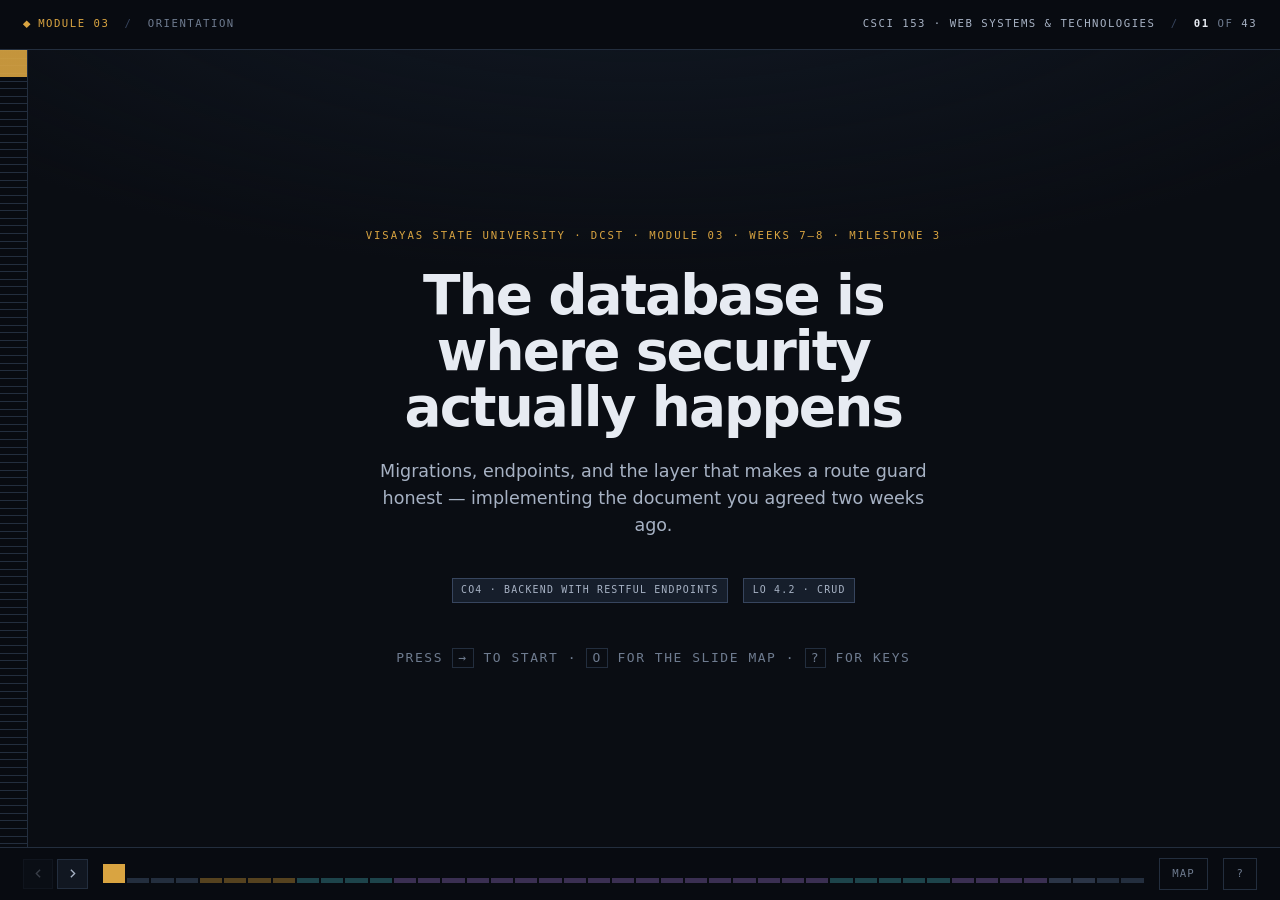
<file: module-3/index.html>
<!doctype html>
<html lang="en">
<head>
<meta charset="utf-8">
<meta name="viewport" content="width=device-width, initial-scale=1">
<title>Backend Bench</title>
<link rel="stylesheet" href="../shared/deck.css">

<script type="application/json" id="deck-sections">
{
  "names": {
    "3.1": "Lesson 3.1 — Migrations",
    "3.2": "Lesson 3.2 — CRUD endpoints",
    "3.3": "Lesson 3.3 — Row Level Security",
    "3.4": "Lesson 3.4 — Constraints & triggers",
    "3.5": "Lesson 3.5 — Edge Functions",
    "3.6": "Lesson 3.6 — Implementing the contract",
    "3.7": "Lesson 3.7 — CI"
  },
  "colors": {
    "3.1": "var(--brass)",
    "3.2": "var(--brass)",
    "3.3": "var(--violet)",
    "3.4": "var(--violet)",
    "3.5": "var(--violet)",
    "3.6": "var(--cyan)",
    "3.7": "var(--violet)"
  }
}
</script>

<style>
/* A third signal — violet — marks material no syllabus outcome requires
   but the Final Activity Project does. Same encoding as the semester plan. */
:root {
  --violet:     #A38BD1;
  --violet-lit: #C3AEEA;
  --violet-dim: #3A2F52;
  --violet-ink: #150F20;
}
</style>

<style>
/* ---- carried from the old Module 4 ---- */

#deck[data-sec="3.2"], #deck[data-sec="3.6"] {
  --accent: var(--cyan); --accent-lit: var(--cyan-lit);
  --accent-dim: var(--cyan-dim); --accent-ink: var(--cyan-ink);
}
#deck[data-sec="3.3"], #deck[data-sec="3.4"], #deck[data-sec="3.5"] {
  --accent: var(--violet); --accent-lit: var(--violet-lit);
  --accent-dim: var(--violet-dim); --accent-ink: var(--violet-ink);
}
#deck[data-sec="lab"] {
  --accent: #E7EBF2; --accent-lit: #FFFFFF;
  --accent-dim: #2B3547; --accent-ink: #0A0D13;
}

.tick[data-sec="3.3"], .tick[data-sec="3.4"], .tick[data-sec="3.5"] { background: var(--violet-dim); }
.tick[data-sec="2.1"], .tick[data-sec="3.1"] { background: var(--brass-dim); }
.tick[data-sec="3.2"], .tick[data-sec="3.6"] { background: var(--cyan-dim); }
.tick.is-done[data-sec="3.3"], .tick.is-done[data-sec="3.4"], .tick.is-done[data-sec="3.5"] { background: #6A5A8E; }
.tick.is-done[data-sec="2.1"], .tick.is-done[data-sec="3.1"] { background: #8B6B2E; }
.tick.is-done[data-sec="3.2"], .tick.is-done[data-sec="3.6"] { background: #2F717C; }

.chip--added { border-color: var(--violet-dim); color: var(--violet); background: rgba(163,139,209,0.10); }

.file {
  display: inline-flex; align-items: center; gap: var(--s2);
  font-family: var(--mono); font-size: 0.68rem; letter-spacing: 0.04em;
  border: 1px solid var(--accent-dim); color: var(--accent);
  background: color-mix(in oklab, var(--accent) 8%, transparent);
  padding: 0.15rem 0.5rem;
}
.file::before { content: "◆"; font-size: 0.55rem; opacity: 0.8; }

/* ---- normalisation stepper (4.1) ---- */
.norm { display: flex; flex-direction: column; gap: var(--s3); }
.norm__grid { overflow-x: auto; }
.norm__t { border-collapse: collapse; font-family: var(--mono); font-size: 0.68rem; min-width: 100%; }
.norm__t th {
  text-align: left; padding: 0.3rem var(--s3); border: 1px solid var(--line);
  background: var(--panel-3); color: var(--text-3); font-weight: 500;
  font-size: 0.6rem; letter-spacing: 0.08em; text-transform: uppercase; white-space: nowrap;
}
.norm__t td { padding: 0.3rem var(--s3); border: 1px solid var(--line); color: var(--text-2); white-space: nowrap; }
.norm__t td.bad { color: var(--fail); background: #1B1113; }
.norm__t td.key { color: var(--accent-lit); }
.norm__cap { font-family: var(--mono); font-size: 0.6rem; letter-spacing: 0.1em; text-transform: uppercase; color: var(--text-4); }
.norm__tables { display: flex; flex-direction: column; gap: var(--s4); }
.norm__why { border-left: 2px solid var(--accent); padding: var(--s3) var(--s4); background: var(--panel); font-size: 0.9rem; color: var(--text-2); }
.norm__why b { color: var(--text); }

/* ---- RLS simulator (4.4) ---- */
.rls { display: grid; grid-template-columns: 1fr 1.25fr; gap: var(--s4); align-items: start; }
@media (max-width: 60rem) { .rls { grid-template-columns: 1fr; } }
.rls__rows { display: flex; flex-direction: column; gap: 2px; font-family: var(--mono); font-size: 0.72rem; }
.rls__row {
  display: grid; grid-template-columns: 1fr auto; gap: var(--s3); align-items: center;
  border: 1px solid var(--line); background: var(--panel-2); padding: 0.35rem var(--s3);
  transition: opacity .25s var(--ease), border-color .25s var(--ease);
}
.rls__row.is-hidden { opacity: 0.18; }
.rls__row.is-shown { border-color: var(--pass); }
.rls__tag { font-size: 0.55rem; letter-spacing: 0.1em; text-transform: uppercase; }
.rls__row.is-shown .rls__tag { color: var(--pass); }
.rls__row.is-hidden .rls__tag { color: var(--text-4); }
.rls__verdict {
  font-family: var(--mono); font-size: 0.78rem; padding: var(--s3) var(--s4);
  border: 1px solid var(--line); background: var(--sunk);
}
.rls__verdict b { font-size: 0.95rem; }
.rls__policy { font-family: var(--mono); font-size: 0.72rem; }

/* ---- constraint tester (4.5) ---- */
.con { display: flex; flex-direction: column; gap: var(--s3); }
.con__row {
  display: grid; grid-template-columns: 1.2rem 1fr; gap: var(--s3); align-items: baseline;
  border: 1px solid var(--line); background: var(--panel-2); padding: var(--s3);
  font-size: 0.85rem;
}
.con__row[data-r="reject"] { border-left: 2px solid var(--fail); }
.con__row[data-r="accept"] { border-left: 2px solid var(--pass); }
.con__m { font-family: var(--mono); }
.con__row[data-r="reject"] .con__m { color: var(--fail); }
.con__row[data-r="accept"] .con__m { color: var(--pass); }
.con__sql { font-family: var(--mono); font-size: 0.7rem; color: var(--text-3); margin-top: 0.2rem; }

/* ---- contract check (4.7) ---- */
.cc { display: flex; flex-direction: column; gap: 2px; }
.cc__row {
  display: grid; grid-template-columns: 1.2rem 4rem 1fr auto; gap: var(--s3); align-items: baseline;
  font-family: var(--mono); font-size: 0.72rem;
  border: 1px solid var(--line); background: var(--panel-2); padding: 0.3rem var(--s3);
}
.cc__row[data-s="pass"] { border-left: 2px solid var(--pass); }
.cc__row[data-s="fail"] { border-left: 2px solid var(--fail); background: #1B1113; }
.cc__row[data-s="pending"] { opacity: 0.4; }
.cc__verb { font-size: 0.6rem; letter-spacing: 0.06em; color: var(--text-4); }
.cc__m { font-size: 0.8rem; }
.cc__row[data-s="pass"] .cc__m { color: var(--pass); }
.cc__row[data-s="fail"] .cc__m { color: var(--fail); }
.cc__msg { grid-column: 3 / -1; font-size: 0.66rem; color: var(--fail); }
.cc__sum { font-family: var(--mono); font-size: 0.72rem; letter-spacing: 0.1em; text-transform: uppercase; margin-top: var(--s3); }
</style>

<style>
/* ---- carried from the old Module 5 ---- */

#deck[data-sec="4.5"], #deck[data-sec="4.8"] {
  --accent: var(--cyan); --accent-lit: var(--cyan-lit);
  --accent-dim: var(--cyan-dim); --accent-ink: var(--cyan-ink);
}
#deck[data-sec="4.6"], #deck[data-sec="3.7"] {
  --accent: var(--violet); --accent-lit: var(--violet-lit);
  --accent-dim: var(--violet-dim); --accent-ink: var(--violet-ink);
}
#deck[data-sec="lab"] {
  --accent: #E7EBF2; --accent-lit: #FFFFFF;
  --accent-dim: #2B3547; --accent-ink: #0A0D13;
}

.tick[data-sec="4.6"], .tick[data-sec="3.7"] { background: var(--violet-dim); }
.tick[data-sec="4.4"], .tick[data-sec="4.7"] { background: var(--brass-dim); }
.tick[data-sec="4.5"], .tick[data-sec="4.8"] { background: var(--cyan-dim); }
.tick.is-done[data-sec="4.6"], .tick.is-done[data-sec="3.7"] { background: #6A5A8E; }
.tick.is-done[data-sec="4.4"], .tick.is-done[data-sec="4.7"] { background: #8B6B2E; }
.tick.is-done[data-sec="4.5"], .tick.is-done[data-sec="4.8"] { background: #2F717C; }

.chip--added { border-color: var(--violet-dim); color: var(--violet); background: rgba(163,139,209,0.10); }
.chip--clinic { border-color: var(--violet-dim); color: var(--violet-lit); background: rgba(163,139,209,0.14); }

.file {
  display: inline-flex; align-items: center; gap: var(--s2);
  font-family: var(--mono); font-size: 0.68rem; letter-spacing: 0.04em;
  border: 1px solid var(--accent-dim); color: var(--accent);
  background: color-mix(in oklab, var(--accent) 8%, transparent);
  padding: 0.15rem 0.5rem;
}
.file::before { content: "◆"; font-size: 0.55rem; opacity: 0.8; }

/* ---- validation bypass (5.1) ---- */
.val { display: grid; grid-template-columns: 1fr 1.1fr; gap: var(--s4); align-items: start; }
@media (max-width: 60rem) { .val { grid-template-columns: 1fr; } }
.val__layers { display: flex; flex-direction: column; gap: 2px; }
.val__layer {
  display: grid; grid-template-columns: 1fr auto; gap: var(--s3); align-items: center;
  border: 1px solid var(--line); background: var(--panel-2); padding: 0.45rem var(--s3);
  font-family: var(--mono); font-size: 0.72rem;
  transition: border-color .25s var(--ease), opacity .25s var(--ease), background .25s var(--ease);
}
.val__layer[data-r="blocked"] { border-color: var(--pass); background: #0F1A17; }
.val__layer[data-r="passed"]  { border-color: var(--line-loud); }
.val__layer[data-r="skipped"] { opacity: 0.3; }
.val__tag { font-size: 0.55rem; letter-spacing: 0.1em; text-transform: uppercase; }
.val__layer[data-r="blocked"] .val__tag { color: var(--pass); }
.val__layer[data-r="skipped"] .val__tag { color: var(--text-4); }
.val__out {
  border: 1px solid var(--line); background: var(--sunk);
  padding: var(--s4); font-family: var(--mono); font-size: 0.76rem;
}
.val__out b { font-size: 0.95rem; }

/* ---- pipeline (5.4) ---- */
.pipe { display: flex; flex-direction: column; gap: var(--s3); }
.pipe__steps { display: flex; flex-direction: column; gap: 2px; }
.pipe__step {
  display: grid; grid-template-columns: 1.3rem 1fr auto; gap: var(--s3); align-items: baseline;
  border: 1px solid var(--line); background: var(--panel-2); padding: 0.35rem var(--s3);
  font-family: var(--mono); font-size: 0.74rem;
}
.pipe__step[data-s="pass"] { border-left: 2px solid var(--pass); }
.pipe__step[data-s="fail"] { border-left: 2px solid var(--fail); background: #1B1113; }
.pipe__step[data-s="skip"] { opacity: 0.35; }
.pipe__step[data-s="run"]  { border-left: 2px solid var(--accent); }
.pipe__m { font-size: 0.8rem; }
.pipe__step[data-s="pass"] .pipe__m { color: var(--pass); }
.pipe__step[data-s="fail"] .pipe__m { color: var(--fail); }
.pipe__msg { grid-column: 2 / -1; font-size: 0.66rem; color: var(--fail); }
.pipe__gate {
  border: 1px solid var(--line); background: var(--sunk);
  padding: var(--s3) var(--s4); font-family: var(--mono); font-size: 0.76rem;
}

/* ---- deployment map (5.5) ---- */
.dep5 { display: grid; grid-template-columns: repeat(3, 1fr); gap: var(--s3); }
@media (max-width: 52rem) { .dep5 { grid-template-columns: 1fr; } }
.dep5__box {
  border: 1px solid var(--line); background: var(--panel-2); padding: var(--s4);
  display: flex; flex-direction: column; gap: var(--s2);
}
.dep5__box.is-hot { border-color: var(--accent); background: var(--panel-3); }
.dep5__t { font-size: 0.9rem; font-weight: 600; }
.dep5__k { font-family: var(--mono); font-size: 0.58rem; letter-spacing: 0.12em; text-transform: uppercase; color: var(--text-4); }
.dep5__b { font-size: 0.82rem; color: var(--text-3); }
.dep5__secret { font-family: var(--mono); font-size: 0.68rem; }
.dep5__secret[data-ok="1"] { color: var(--pass); }
.dep5__secret[data-ok="0"] { color: var(--fail); }
</style>
</head>
<body>

<div id="deck" data-sec="0">

  <!-- ============ top rail ============ -->
  <header class="rail rail--top">
    <span class="rail__mark"><i class="rail__dot"></i> Module 03</span>
    <span class="rail__sep">/</span>
    <span id="rail-lesson">Orientation</span>
    <span class="rail__spacer"></span>
    <span class="rail__course">CSci 153 · Web Systems &amp; Technologies</span>
    <span class="rail__sep">/</span>
    <span class="rail__count"><b id="count-now">01</b> <span class="dim">of</span> <span id="count-all">42</span></span>
  </header>

  <!-- ============ stage ============ -->
  <main id="stage">

    <section class="slide slide--center" data-sec="0" data-label="Cover" data-rail="Orientation">
      <div class="col" style="gap:var(--s5);align-items:center">
        <span class="eyebrow eyebrow--plain">Visayas State University · DCST · Module 03 · Weeks 7–8 · Milestone 3</span>
        <h1 class="h1" style="max-width:26ch">The database is<br>where security<br>actually happens</h1>
        <p class="lede" style="text-align:center;margin-inline:auto">
          Migrations, endpoints, and the layer that makes a route guard honest — implementing the document you agreed two weeks ago.
        </p>
        <div class="row" style="justify-content:center;margin-top:var(--s4)">
          <span class="chip">CO4 · Backend with RESTful endpoints</span>
          <span class="chip">LO 4.2 · CRUD</span>
        </div>
        <p class="small mono" style="margin-top:var(--s5);letter-spacing:0.12em">
          PRESS <kbd style="border:1px solid var(--line);padding:0.1em 0.4em">→</kbd> TO START ·
          <kbd style="border:1px solid var(--line);padding:0.1em 0.4em">O</kbd> FOR THE SLIDE MAP ·
          <kbd style="border:1px solid var(--line);padding:0.1em 0.4em">?</kbd> FOR KEYS
        </p>
      </div>
    </section>

    <section class="slide" data-sec="0" data-label="Where the server went" data-rail="Orientation">
      <span class="eyebrow">A framing note, said out loud early</span>
      <h2 class="h2">"Create a backend server" — with no server</h2>
      <div class="grid grid--2">
        <div class="panel">
          <div class="panel__head">What CO4 asks for</div>
          <p class="body">A backend server with RESTful API endpoints for database operations.</p>
          <p class="body">The classical answer is Express or Django: you write route handlers, they talk to a database, you deploy the process.</p>
        </div>
        <div class="panel">
          <div class="panel__head">What this course does</div>
          <p class="body"><b>Supabase.</b> Postgres, plus PostgREST turning your tables into REST endpoints, plus Edge Functions for anything that needs code.</p>
          <p class="body">You still model a real schema and still produce real CRUD endpoints. What changes is that <b>authorization moves into the database.</b></p>
        </div>
      </div>
      <p class="callout">
        This is not a shortcut. It is the harder, more honest version — because when the
        endpoints are generated, <b>the only thing protecting your data is the policy you
        wrote.</b> There is no route handler to hide a forgotten check inside.
      </p>
    </section>

    <section class="slide" data-sec="0" data-label="The shape of it" data-rail="Orientation">
      <span class="eyebrow">Four pieces, and what each is for</span>
      <h2 class="h2">What "the backend" means here</h2>
      <div class="grid grid--2">
        <div class="panel">
          <div class="panel__head">Postgres · the tables</div>
          <p class="body">Your schema, written as migration files. Constraints and triggers enforce the rules a client cannot be trusted with.</p>
          <div class="panel__head" style="margin-top:var(--s3)">PostgREST · the endpoints</div>
          <p class="body">Every table becomes a REST endpoint automatically. You write no route handlers, which means you cannot forget one.</p>
        </div>
        <div class="panel">
          <div class="panel__head">RLS · the enforcement</div>
          <p class="body">A policy is a <code>WHERE</code> clause the database adds to every query for you. This is the entire authorization story.</p>
          <div class="panel__head" style="margin-top:var(--s3)">Edge Functions · the exceptions</div>
          <p class="body">Anything needing a secret, a privileged write, or several statements that must succeed together.</p>
        </div>
      </div>
      <p class="callout">
        <b>Two of these four are not in any learning outcome</b> —
        <span class="chip chip--added">RLS</span> and
        <span class="chip chip--added">Edge Functions</span> — and your project cannot work
        without them. They get short, practical sessions.
      </p>
    </section>

    <section class="slide" data-sec="0" data-label="Outcomes" data-rail="Orientation">
      <span class="eyebrow">Learning outcomes · CO4</span>
      <h2 class="h2">By the end of week 8 you can…</h2>
      <div class="grid grid--2">
        <div class="panel">
          <div class="panel__head" style="color:var(--brass)">Required by the syllabus · LO 4.2</div>
          <div class="steps">
            <div class="step"><div><div class="step__t">LO 4.2 — CRUD endpoints</div><div class="step__b">Create, read, update and delete over your schema — satisfying the contract your group wrote in week 4.</div></div></div>
            <div class="step"><div><div class="step__t">Migrations, as versioned files</div><div class="step__b">The schema you modelled in Lesson 2.1 becomes reviewable SQL that anyone can re-run from scratch.</div></div></div>
          </div>
        </div>
        <div class="panel">
          <div class="panel__head" style="color:var(--violet)">Added — the project needs it</div>
          <ul class="list">
            <li><b>Row Level Security</b> — every authorization claim in your spec rests on it</li>
            <li><b>Constraints and triggers</b> — the rules the frontend cannot be trusted with</li>
            <li><b>Edge Functions</b> — secrets, and writes that span tables</li>
          </ul>
          <p class="small">RLS is the most important of the three, and gets the most time.</p>
        </div>
      </div>
      <p class="callout">
        <b>The acceptance criterion for this whole module is one command:</b>
        <code>npm run contract:check</code> passes. Your implementation satisfies the document
        you wrote in week 4, or the module is not done.
      </p>
    </section>

    <!-- ================= 4.2 MIGRATIONS ================= -->

    <section class="slide slide--center" data-sec="3.1" data-label="Lesson 3.1 opens" data-rail="Migrations">
      <div class="col" style="gap:var(--s4);align-items:center">
        <span class="eyebrow eyebrow--plain">Lesson 3.1 · LO 4.1</span>
        <h2 class="h1" style="max-width:24ch">A schema is a<br>sequence of files,<br>not a dashboard</h2>
        <p class="lede" style="text-align:center;margin-inline:auto">If it is not in a migration, it does not exist.</p>
        <span class="file">supabase/migrations/</span>
      </div>
    </section>

    <section class="slide" data-sec="3.1" data-label="Why not the dashboard" data-rail="Migrations">
      <span class="eyebrow">The habit to break in week 7</span>
      <h2 class="h2">Clicking works, until there are four of you</h2>
      <div class="compare">
        <div class="compare__side compare__side--bad">
          <div class="compare__head">Clicking in the Supabase UI</div>
          <div class="compare__body">
            <p>Fast, and completely invisible. Nobody else's database changes.</p>
            <p>No answer to "who added this column, and when, and why".</p>
            <p>No way to review it before it happens. No way to undo it.</p>
            <p>Your teammate's local database is now different from yours, and the bug only happens on one machine.</p>
          </div>
        </div>
        <div class="compare__side compare__side--good">
          <div class="compare__head">A migration file</div>
          <div class="compare__body">
            <p>A <code>.sql</code> file in the repository, in a pull request, reviewable like any other change.</p>
            <p><code>git log</code> answers who, when, and — if the message is good — why.</p>
            <p>Every environment applies the same ordered list, so every database is the same database.</p>
            <p>It is code. It gets the same treatment as code.</p>
          </div>
        </div>
      </div>
      <p class="callout"><b>The rule for the semester:</b> if a schema change is not in a migration file, it did not happen — and it will be gone the next time anyone resets.</p>
    </section>

    <section class="slide slide--wide" data-sec="3.1" data-label="The workflow" data-rail="Migrations">
      <span class="eyebrow">The loop you will run all module</span>
      <h2 class="h2">Write, apply, verify, commit</h2>
      <div data-widget="stepper">
        <div class="stepper__track">
          <button class="stepper__btn" type="button" data-step="1"><span class="stepper__n">01</span><span class="stepper__l">New file</span></button>
          <button class="stepper__btn" type="button" data-step="2"><span class="stepper__n">02</span><span class="stepper__l">Write SQL</span></button>
          <button class="stepper__btn" type="button" data-step="3"><span class="stepper__n">03</span><span class="stepper__l">Apply</span></button>
          <button class="stepper__btn" type="button" data-step="4"><span class="stepper__n">04</span><span class="stepper__l">Regenerate types</span></button>
          <button class="stepper__btn" type="button" data-step="5"><span class="stepper__n">05</span><span class="stepper__l">Commit</span></button>
        </div>

        <div class="stepper__panel" data-step="1">
          <div class="grid grid--sidebar">
            <div class="panel"><div class="panel__head">One change, one file</div>
              <pre>supabase migration new <b>add_enrollment_status</b></pre>
              <pre><i># creates:</i>
supabase/migrations/<b>20260819021905</b>_add_enrollment_status.sql</pre></div>
            <div class="panel"><div class="panel__head">Why the timestamp matters</div>
              <p class="body">Migrations run in filename order, and the timestamp is what guarantees that order is the same for everyone.</p>
              <p class="body">It also means two people creating migrations on the same afternoon do not collide — the names differ by seconds.</p></div>
          </div>
        </div>

        <div class="stepper__panel" data-step="2">
          <div class="grid grid--sidebar">
            <div class="panel"><div class="panel__head">Forward only</div>
              <pre>create type enrollment_status as enum (
  'draft', 'submitted', 'approved', 'returned'
);

alter table enrollments
  add column status enrollment_status
  not null default 'draft';</pre></div>
            <div class="panel"><div class="panel__head">Two rules that save you</div>
              <p class="body"><b>Never edit a migration that has been applied anywhere but your laptop.</b> Others have already run it; changing it means their database and yours diverge silently. Write a new one.</p>
              <p class="body"><b>Adding a non-null column needs a default</b>, or the existing rows have nothing to put there and the migration fails.</p></div>
          </div>
        </div>

        <div class="stepper__panel" data-step="3">
          <div class="grid grid--sidebar">
            <div class="panel"><div class="panel__head">Locally first, always</div>
              <pre>supabase db reset   <i># replay every migration from empty</i></pre>
              <p class="body"><code>db reset</code> is the honest test: it proves the whole sequence works from nothing, which is what a new teammate and a fresh environment will do.</p></div>
            <div class="panel"><div class="panel__head">Then push</div>
              <pre>supabase db push    <i># apply new migrations to the hosted project</i></pre>
              <p class="callout" style="margin-top:var(--s3)">If <code>db reset</code> fails, your migration is broken even though your database looks fine. That gap is where "works on my machine" lives.</p></div>
          </div>
        </div>

        <div class="stepper__panel" data-step="4">
          <div class="grid grid--sidebar">
            <div class="panel"><div class="panel__head">The schema changed, so the types must</div>
              <pre>supabase gen types typescript --local \
  &gt; src/lib/supabase/database.types.ts</pre></div>
            <div class="panel"><div class="panel__head">You have seen this exact pattern</div>
              <p class="body">Module 2 generated TypeScript from <code>openapi.yaml</code>. This generates TypeScript from your migrations. <b>Same rule: the schema is truth, the types are downstream, and editing the generated file by hand is always a mistake.</b></p></div>
          </div>
        </div>

        <div class="stepper__panel" data-step="5">
          <div class="grid grid--sidebar">
            <div class="panel"><div class="panel__head">The migration and the types go together</div>
              <pre>git add supabase/migrations/ src/lib/supabase/database.types.ts
git commit -m "<b>feat(db): add enrollment status enum</b>"</pre></div>
            <div class="panel"><div class="panel__head">Why in one commit</div>
              <p class="body">Committing the migration without the regenerated types leaves a commit where the code and the database disagree. Anyone who checks out that commit gets type errors that are not their fault.</p>
              <p class="body">CI regenerates and fails if they drifted — so this is checked, not trusted.</p></div>
          </div>
        </div>
      </div>
    </section>

    <section class="slide" data-sec="3.1" data-label="Seed data" data-rail="Migrations">
      <span class="eyebrow">The thing that makes a demo possible</span>
      <h2 class="h2">Seed data is not test data</h2>
      <div class="grid grid--2">
        <div class="panel">
          <div class="panel__head">supabase/seed.sql</div>
          <pre>insert into terms (code, label, is_active)
values ('2026-1', 'First Semester 2026-2027', true);

insert into subjects (code, title, units, capacity)
values
  ('CSci 153', 'Web Systems and Technologies', 3, 40),
  ('CSci 141', 'Data Structures', 3, 35),
  ('Math 111', 'Discrete Mathematics', 5, 50);</pre>
          <p class="small">Runs after every <code>db reset</code>, so a fresh database is immediately usable.</p>
        </div>
        <div class="col">
          <div class="panel">
            <div class="panel__head">What belongs in it</div>
            <ul class="list list--check">
              <li>Reference data your app needs to function at all — terms, subjects, programs</li>
              <li>Two or three accounts in each role, so you can demo a permission boundary</li>
              <li>Enough rows that a list looks like a list</li>
            </ul>
          </div>
          <p class="callout">
            <b>Seed the empty and the awkward cases too:</b> a student with no subjects, a subject
            at capacity, a name long enough to break your layout. Those are the states your QA
            requires you to have designed.
          </p>
        </div>
      </div>
    </section>

    <!-- ================= 4.3 CRUD ENDPOINTS ================= -->

    <section class="slide slide--center" data-sec="3.2" data-label="Lesson 3.2 opens" data-rail="CRUD endpoints">
      <div class="col" style="gap:var(--s4);align-items:center">
        <span class="eyebrow eyebrow--plain">Lesson 3.2 · LO 4.2</span>
        <h2 class="h1" style="max-width:24ch">The endpoints<br>already exist</h2>
        <p class="lede" style="text-align:center;margin-inline:auto">The work is deciding which ones you are entitled to call.</p>
      </div>
    </section>

    <section class="slide slide--wide" data-sec="3.2" data-label="PostgREST" data-rail="CRUD endpoints">
      <span class="eyebrow">What a table gives you for free</span>
      <h2 class="h2">Four verbs, no route handlers</h2>
      <div class="grid grid--sidebar">
        <div class="panel">
          <div class="panel__head">One table, and the API it becomes</div>
          <pre>create table subjects ( … );</pre>
          <div class="table-wrap" style="margin-top:var(--s3)">
            <table>
              <thead><tr><th style="width:5rem">Verb</th><th style="width:11rem">Path</th><th>What it does</th></tr></thead>
              <tbody>
                <tr><td class="mono" style="color:var(--cyan)">GET</td><td class="mono">/subjects</td><td>Read. Filter, sort and paginate with query parameters.</td></tr>
                <tr><td class="mono" style="color:var(--pass)">POST</td><td class="mono">/subjects</td><td>Create. The body is the row.</td></tr>
                <tr><td class="mono" style="color:var(--brass)">PATCH</td><td class="mono">/subjects?id=eq.…</td><td>Update whichever rows the filter selects.</td></tr>
                <tr><td class="mono" style="color:var(--fail)">DELETE</td><td class="mono">/subjects?id=eq.…</td><td>Delete whichever rows the filter selects.</td></tr>
              </tbody>
            </table>
          </div>
        </div>
        <div class="col">
          <div class="panel">
            <div class="panel__head">Reading a PostgREST query</div>
            <pre>GET /subjects
  ?term=eq.2026-1
  &amp;units=gte.3
  &amp;order=code.asc
  &amp;select=id,code,units</pre>
            <p class="small"><code>eq</code>, <code>gte</code>, <code>lt</code>, <code>like</code>, <code>in</code> — the operator is part of the value, which is unusual and takes ten minutes to stop looking strange.</p>
          </div>
          <p class="callout"><code>select=</code> is worth knowing early: asking for four columns instead of thirty is the cheapest performance win in the course.</p>
        </div>
      </div>
    </section>

    <section class="slide" data-sec="3.2" data-label="The danger" data-rail="CRUD endpoints">
      <span class="eyebrow">Say this part out loud</span>
      <h2 class="h2">Generated endpoints do not ask who you are</h2>
      <div class="grid grid--sidebar">
        <div class="panel" style="border-color:var(--fail)">
          <div class="panel__head" style="color:var(--fail)">A table with RLS off</div>
          <pre>GET /enrollments</pre>
          <p class="body">Returns <b>every enrollment in the system</b>, to anyone holding the anon key — which is compiled into your frontend bundle and readable by anybody who opens devtools.</p>
          <p class="body">Not a hypothetical. This is the default state of a new table.</p>
        </div>
        <div class="col">
          <div class="panel">
            <div class="panel__head">What you might expect to protect you</div>
            <ul class="list list--cross">
              <li><b>The route guard</b> — runs in the browser, and can be deleted with devtools.</li>
              <li><b>The frontend never requesting it</b> — irrelevant. The endpoint does not care what your UI does.</li>
              <li><b>The anon key being secret</b> — it is not secret. It is in the bundle by design.</li>
            </ul>
          </div>
          <p class="callout">
            The only thing that protects a row is <b>a policy on the table</b>. That is the next
            lesson, and it is the most important hour in this module.
          </p>
        </div>
      </div>
    </section>

    <section class="slide slide--wide" data-sec="3.2" data-label="Joins" data-rail="CRUD endpoints">
      <span class="eyebrow">Getting the contract's shape back out</span>
      <h2 class="h2">One request, nested rows</h2>
      <div class="grid grid--2">
        <div class="panel">
          <div class="panel__head">Your contract promised this shape</div>
          <pre>{
  "id": "…",
  "status": "draft",
  "totalUnits": 11,
  "subjects": [
    { "code": "CSci 153", "units": 3 },
    { "code": "Math 111", "units": 5 }
  ]
}</pre>
          <p class="small">A nested array — and your schema has that split across three tables.</p>
        </div>
        <div class="panel">
          <div class="panel__head">PostgREST follows the foreign keys</div>
          <pre>GET /enrollments
  ?id=eq.abc
  &amp;select=id,status,total_units,
    <b>enrollment_items(subjects(code,units))</b></pre>
          <p class="body">Because the foreign keys exist, the embed is possible. <b>The relationships you declared in 4.1 are what make this work</b> — a schema without them cannot be queried this way at all.</p>
        </div>
      </div>
      <p class="callout">
        Notice the mismatch: the database says <code>total_units</code>, the contract says
        <code>totalUnits</code>. Something has to reconcile that — a view, an alias, or a mapping
        layer. <b>Decide where, once, and do it everywhere.</b> Half-and-half is the worst option.
      </p>
    </section>

    <!-- ================= 4.4 RLS ================= -->

    <section class="slide slide--center" data-sec="3.3" data-label="Lesson 3.3 opens" data-rail="Row Level Security">
      <div class="col" style="gap:var(--s4);align-items:center">
        <span class="eyebrow eyebrow--plain">Lesson 3.3 · one to two sessions</span>
        <h2 class="h1" style="max-width:22ch">The layer<br>everything else<br>was pretending to be</h2>
        <p class="lede" style="text-align:center;margin-inline:auto">Every authorization claim in your project specification rests on this.</p>
        <span class="chip chip--added">No learning outcome requires this</span>
      </div>
    </section>

    <section class="slide" data-sec="3.3" data-label="What a policy is" data-rail="Row Level Security">
      <span class="eyebrow">The whole idea, in one sentence</span>
      <h2 class="h2">A policy is a <code>WHERE</code> clause the database adds for you</h2>
      <div class="grid grid--2">
        <div class="panel">
          <div class="panel__head">What you write</div>
          <pre>alter table enrollments <b>enable row level security</b>;

create policy "students read their own"
  on enrollments <b>for select</b>
  using ( student_id = <b>auth.uid()</b> );</pre>
        </div>
        <div class="panel">
          <div class="panel__head">What the client sends, and what actually runs</div>
          <pre><i>-- the request</i>
select * from enrollments;

<i>-- what Postgres executes</i>
select * from enrollments
<b>where student_id = auth.uid()</b>;</pre>
          <p class="body">The client cannot see the added clause, cannot remove it, and cannot ask for the version without it.</p>
        </div>
      </div>
      <p class="callout">
        <code>auth.uid()</code> is the id from the verified JWT. <b>Not a value the client sends
        as data</b> — a value the database extracts from a signed token it checked itself. That
        distinction is why this works at all.
      </p>
    </section>

    <section class="slide slide--wide" data-sec="3.3" data-label="The simulator" data-rail="Row Level Security">
      <span class="eyebrow">Interactive · the same query, four identities</span>
      <h2 class="h2">Who sees what</h2>
      <div class="panel panel--sunk">
        <div class="panel__head">select * from enrollments <span class="spacer"></span><span class="dim">switch identity, and toggle the policy off</span></div>
        <div class="rls" data-widget="rls" id="rls"></div>
      </div>
      <p class="callout">
        The detail that surprises everyone: a blocked read comes back <b>empty, not forbidden.</b>
        There is no 403 — the rows simply are not in the result. <b>Absence of data is what
        enforcement looks like.</b>
      </p>
    </section>

    <section class="slide" data-sec="3.3" data-label="using vs with check" data-rail="Row Level Security">
      <span class="eyebrow">The distinction that causes the most confusion</span>
      <h2 class="h2"><code>using</code> reads. <code>with check</code> writes.</h2>
      <div class="grid grid--2">
        <div class="panel">
          <div class="panel__head"><code>using</code> — which existing rows can I touch?</div>
          <pre>create policy "students read their own"
  on enrollments for <b>select</b>
  <b>using</b> ( student_id = auth.uid() );</pre>
          <p class="body">Applied to <code>select</code>, <code>update</code> and <code>delete</code> — the operations that need to find a row before acting on it.</p>
        </div>
        <div class="panel">
          <div class="panel__head"><code>with check</code> — is this new row allowed?</div>
          <pre>create policy "students insert their own"
  on enrollments for <b>insert</b>
  <b>with check</b> ( student_id = auth.uid() );</pre>
          <p class="body">Applied to <code>insert</code> and <code>update</code> — evaluated against the row <em>as it will be</em>.</p>
        </div>
      </div>
      <div class="panel" style="border-color:var(--fail)">
        <div class="panel__head" style="color:var(--fail)">The bug this prevents</div>
        <p class="body">An <code>update</code> policy with only <code>using</code> lets a student find their own enrollment and then <b>change <code>student_id</code> to somebody else's</b>. They were allowed to touch the row; nobody checked what they turned it into. <b>Update policies need both clauses.</b></p>
      </div>
    </section>

    <section class="slide slide--wide" data-sec="3.3" data-label="One per role per op" data-rail="Row Level Security">
      <span class="eyebrow">How to organise them</span>
      <h2 class="h2">One policy per role, per operation</h2>
      <div class="grid grid--sidebar">
        <div class="panel">
          <div class="panel__head">Enroll's enrollments table, in full</div>
          <pre><i>-- R7 · a student sees only their own</i>
create policy "student select own" on enrollments
  for select using ( student_id = auth.uid() );

<i>-- R5 · and edits it only while it is a draft</i>
create policy "student update own draft" on enrollments
  for update
  using  ( student_id = auth.uid() and status = 'draft' )
  with check ( student_id = auth.uid() );

<i>-- R8 · an adviser sees their own advisees</i>
create policy "adviser select advisees" on enrollments
  for select using (
    exists (
      select 1 from students s
      where s.id = enrollments.student_id
        and s.adviser_id = auth.uid()
    )
  );</pre>
        </div>
        <div class="col">
          <div class="panel">
            <div class="panel__head">Why many small ones beat one clever one</div>
            <ul class="list list--check">
              <li><b>Policies for the same operation are OR-ed.</b> A student matching one and an adviser matching another both get through, with no shared condition to get wrong.</li>
              <li>Each one is readable on its own, and its name says what it is for.</li>
              <li>Deleting a role means deleting its policies — not editing a condition four roles depend on.</li>
            </ul>
          </div>
          <p class="callout"><b>Notice R5 is enforced here too</b>, not only in the UI. The <code>status = 'draft'</code> in the <code>using</code> clause is what actually stops an edit after submission.</p>
        </div>
      </div>
    </section>

    <section class="slide" data-sec="3.3" data-label="The service role" data-rail="Row Level Security">
      <span class="eyebrow">The key that ignores everything</span>
      <h2 class="h2">One key bypasses every policy</h2>
      <div class="grid grid--2">
        <div class="panel">
          <div class="panel__head">Two keys, and what each is for</div>
          <div class="steps">
            <div class="step"><div><div class="step__t"><code>anon</code> · the public key</div><div class="step__b">Ships in your frontend bundle. Anyone can read it. Every policy applies to it. That is fine, and it is the design.</div></div></div>
            <div class="step"><div><div class="step__t"><code>service_role</code> · the master key</div><div class="step__b">Bypasses RLS entirely. Every row, every table, no policy evaluated.</div></div></div>
          </div>
        </div>
        <div class="panel" style="border-color:var(--fail)">
          <div class="panel__head" style="color:var(--fail)">Where the service role may appear</div>
          <ul class="list list--check">
            <li>Inside an Edge Function, from a secret</li>
            <li>In a CI job, from a repository secret</li>
          </ul>
          <ul class="list list--cross">
            <li>In any <code>VITE_</code> variable</li>
            <li>In any file the bundler can see</li>
            <li>In a commit, ever — even a deleted one</li>
          </ul>
          <p class="small">A key in git history is a leaked key, whether or not the commit is still there.</p>
        </div>
      </div>
      <p class="callout">
        <b>If a service-role key reaches a browser, your entire database is public</b> — every
        policy you wrote becomes decoration. Lesson 3.5 demonstrates exactly how it gets there.
      </p>
    </section>

    <section class="slide" data-sec="3.3" data-label="Testing policies" data-rail="Row Level Security">
      <span class="eyebrow">How you know it works</span>
      <h2 class="h2">Prove it from the other account</h2>
      <div class="grid grid--sidebar">
        <div class="panel">
          <div class="panel__head">The five-minute check, per table</div>
          <div class="steps">
            <div class="step"><div><div class="step__t">Sign in as student A. Read your own row.</div><div class="step__b">You get it. The policy allows what it should.</div></div></div>
            <div class="step"><div><div class="step__t">With A's token, request B's row by id.</div><div class="step__b">Empty. Not an error — empty.</div></div></div>
            <div class="step"><div><div class="step__t">Disable the policy. Request it again.</div><div class="step__b">Everything comes back. Now you know the policy was the thing doing the work.</div></div></div>
            <div class="step"><div><div class="step__t">Re-enable it. Try to write to B's row.</div><div class="step__b">Rejected — and if it is not, your update policy is missing <code>with check</code>.</div></div></div>
          </div>
        </div>
        <div class="col">
          <div class="panel">
            <div class="panel__head">Do it with a REST client, not your app</div>
            <p class="body">Your app sends requests your UI decides to send. A REST client sends whatever you type — including the request an attacker would send. <b>Only one of those is a test.</b></p>
          </div>
          <p class="callout">
            <b>Sprint 1's gate is this demonstration</b>, not a claim that policies exist.
            Another group's account cannot read your rows, shown live.
          </p>
        </div>
      </div>
    </section>

    <section class="slide slide--wide" data-sec="3.3" data-label="Check: RLS" data-rail="Row Level Security">
      <span class="eyebrow">Check yourself</span>
      <h2 class="h2">Reading a policy</h2>
      <div data-widget="quiz" data-src="quiz-rls"></div>
      <script type="application/json" id="quiz-rls">
      [
        {
          "scenario": "A group enables RLS on <code>enrollments</code> and writes exactly one policy: <code>for select using (student_id = auth.uid())</code>. Their app works — students see their own enrollment.",
          "q": "What can a student do that they should not?",
          "options": [
            "Read other students' enrollments",
            "Nothing — the policy is complete",
            "Insert an enrollment with someone else's student_id, since nothing governs insert",
            "Delete the table"
          ],
          "answer": 2,
          "why": "With RLS enabled and no insert policy, inserts are blocked entirely — so the app would break rather than be exploitable, which is the safe failure. But the moment they add a permissive insert policy to fix that, without `with check`, a student can insert rows attributed to anyone. Each operation needs its own policy, and insert needs `with check`, not `using`."
        },
        {
          "scenario": "A student requests another student's enrollment by id, with a valid token of their own.",
          "q": "What comes back?",
          "options": [
            "403 Forbidden",
            "An empty result — the row is simply not there as far as this query is concerned",
            "401 Unauthorized",
            "The row, since the id was correct"
          ],
          "answer": 1,
          "why": "RLS filters rows; it does not reject requests. The query succeeds and returns nothing. This matters for your UI: a blocked read looks exactly like a deleted record, so 'not found' and 'not yours' are indistinguishable from the client — which is a feature, since a 403 would confirm the row exists."
        },
        {
          "scenario": "An update policy reads: <code>for update using (student_id = auth.uid())</code> with no <code>with check</code> clause.",
          "q": "What is the hole?",
          "options": [
            "None — using covers updates",
            "A student can find their own row and update student_id to another student's id, giving the row away",
            "Updates are blocked entirely",
            "It only affects deletes"
          ],
          "answer": 1,
          "why": "`using` decides which rows you may touch; `with check` decides what they may become. With only `using`, the student legitimately selects their own row and then writes any values into it, including a different student_id. Update policies need both clauses — one for the row as it is, one for the row as it will be."
        },
        {
          "scenario": "A teammate cannot get an Edge Function to write to a table protected by RLS. They find that using the service_role key makes it work, so they put that key in a <code>VITE_SERVICE_KEY</code> variable and the frontend calls the table directly.",
          "q": "What has just happened?",
          "options": [
            "A reasonable workaround — the key is in an environment variable, not the code",
            "The entire database is now public, because VITE_ variables are compiled into the browser bundle",
            "Nothing bad, as long as the repository is private",
            "It only affects that one table"
          ],
          "answer": 1,
          "why": "Anything prefixed VITE_ is inlined into the bundle at build time by design — it is how the frontend gets its config. So the service_role key is now readable by anyone who opens devtools, and it bypasses every policy on every table. The key belongs in `supabase secrets set`, read inside the function, never reaching the client. Lesson 3.5 demonstrates finding it in the built bundle."
        }
      ]
      </script>
    </section>

    <!-- ================= 4.5 CONSTRAINTS & TRIGGERS ================= -->

    <section class="slide slide--center" data-sec="3.4" data-label="Lesson 3.4 opens" data-rail="Constraints & triggers">
      <div class="col" style="gap:var(--s4);align-items:center">
        <span class="eyebrow eyebrow--plain">Lesson 3.4 · one session</span>
        <h2 class="h1" style="max-width:24ch">"The frontend validates it"<br>is not an answer</h2>
        <p class="lede" style="text-align:center;margin-inline:auto">To the question: what stops a bad row?</p>
        <span class="chip chip--added">No learning outcome requires this</span>
      </div>
    </section>

    <section class="slide slide--wide" data-sec="3.4" data-label="The four constraints" data-rail="Constraints & triggers">
      <span class="eyebrow">Rules the table enforces itself</span>
      <h2 class="h2">Four constraints that do most of the work</h2>
      <div class="grid grid--2">
        <div class="panel">
          <div class="panel__head">In Enroll's schema, for real</div>
          <pre>create table enrollment_items (
  enrollment_id uuid not null
    references enrollments(id) <b>on delete cascade</b>,
  subject_id uuid not null
    references subjects(id) <b>on delete restrict</b>,

  <i>-- R3 · a subject at most once per enrollment</i>
  <b>primary key</b> (enrollment_id, subject_id)
);

alter table subjects
  add constraint units_sane
  <b>check</b> (units between 1 and 6);

alter table subjects
  add constraint capacity_positive
  <b>check</b> (capacity &gt; 0);</pre>
        </div>
        <div class="col">
          <div class="panel">
            <div class="panel__head">What each one buys</div>
            <ul class="list">
              <li><b><code>not null</code></b> — the column always has a value. Cheapest constraint there is.</li>
              <li><b><code>check</code></b> — a value must satisfy an expression. Where most business rules can live.</li>
              <li><b><code>unique</code></b> / composite <b><code>primary key</code></b> — no duplicates, ever, from any code path.</li>
              <li><b><code>references</code></b> — a pointer that cannot dangle.</li>
            </ul>
          </div>
          <p class="callout">
            <b>The two <code>on delete</code> choices are a design decision, not a default.</b>
            Deleting an enrollment should take its items with it — <code>cascade</code>. Deleting a
            subject that people are enrolled in should be refused — <code>restrict</code>.
          </p>
        </div>
      </div>
    </section>

    <section class="slide slide--wide" data-sec="3.4" data-label="The tester" data-rail="Constraints & triggers">
      <span class="eyebrow">Interactive · try to insert a bad row</span>
      <h2 class="h2">Which layer catches it</h2>
      <div class="panel panel--sunk">
        <div class="panel__head">insert into … <span class="spacer"></span><span class="dim">pick a bad write and see what rejects it</span></div>
        <div class="con" data-widget="con" id="con"></div>
      </div>
      <p class="callout">
        Notice how many are caught by <b>the table itself</b>, with no code involved. A constraint
        is a rule that holds no matter which client, which endpoint, or which bug tries to break
        it — including the ones you have not written yet.
      </p>
    </section>

    <section class="slide slide--wide" data-sec="3.4" data-label="Triggers" data-rail="Constraints & triggers">
      <span class="eyebrow">When a constraint is not enough</span>
      <h2 class="h2">A trigger maintains what a constraint cannot express</h2>
      <div class="grid grid--sidebar">
        <div class="panel">
          <div class="panel__head">R2 · the unit ceiling, enforced where it counts</div>
          <pre>create function check_unit_ceiling()
returns trigger as $$
declare total int;
begin
  select coalesce(sum(s.units), 0) into total
  from enrollment_items i
  join subjects s on s.id = i.subject_id
  where i.enrollment_id = NEW.enrollment_id;

  if total &gt; 21 then
    <b>raise exception 'UNIT_CEILING: % units exceeds 21', total;</b>
  end if;

  return NEW;
end $$ language plpgsql;

create trigger enforce_ceiling
  <b>after insert</b> on enrollment_items
  for each row execute function check_unit_ceiling();</pre>
        </div>
        <div class="col">
          <div class="panel">
            <div class="panel__head">Why a <code>check</code> cannot do this</div>
            <p class="body">A <code>check</code> constraint sees <b>one row</b>. The unit ceiling is a fact about <em>all</em> the rows for an enrollment, so it needs a query — and that means a trigger.</p>
          </div>
          <div class="panel">
            <div class="panel__head">The other job triggers do</div>
            <p class="body">Maintaining the stored <code>total_units</code> from 4.1. Every insert or delete on <code>enrollment_items</code> recomputes it, so the duplicated value cannot drift from the truth.</p>
            <p class="small">This is what makes deliberate duplication safe rather than a liability.</p>
          </div>
        </div>
      </div>
      <p class="callout">
        <b>Now the ceiling exists in three places</b> — the UI in <code>units.ts</code>, this
        trigger, and the contract's documented 422. That is not redundancy: the first is a
        courtesy, the second is enforcement, the third is the agreement between them.
      </p>
    </section>

    <section class="slide" data-sec="3.4" data-label="Where a rule belongs" data-rail="Constraints & triggers">
      <span class="eyebrow">The decision, as a table</span>
      <h2 class="h2">Which layer should hold this rule?</h2>
      <div class="table-wrap">
        <table>
          <thead><tr><th style="width:15rem">The rule</th><th style="width:9rem">Where</th><th>Why there</th></tr></thead>
          <tbody>
            <tr><td><b>Units must be 1–6</b></td><td style="color:var(--brass)"><code>check</code></td><td>A property of one row. The table can answer it alone.</td></tr>
            <tr><td><b>No duplicate subject</b></td><td style="color:var(--brass)">composite key</td><td>Structural. No code path can violate it, ever.</td></tr>
            <tr><td><b>Total units ≤ 21</b></td><td style="color:var(--violet)">trigger</td><td>Needs to see every row for the enrollment, so it needs a query.</td></tr>
            <tr><td><b>Only your own record</b></td><td style="color:var(--violet)">RLS policy</td><td>Depends on who is asking, which only the database knows for certain.</td></tr>
            <tr><td><b>Submitting sets a timestamp and locks it</b></td><td style="color:var(--cyan)">Edge Function</td><td>Several statements that must all succeed or all fail together.</td></tr>
            <tr><td><b>Warn before you hit the ceiling</b></td><td><span class="dim">the UI</span></td><td>A courtesy, so the user is told before the request. Never the enforcement.</td></tr>
          </tbody>
        </table>
      </div>
      <p class="callout">
        <b>The test for every row of this table:</b> if someone bypassed your UI entirely and
        posted straight to the endpoint, would this rule still hold? If not, it is in the wrong
        layer.
      </p>
    </section>

    <!-- ================= 4.6 EDGE FUNCTIONS ================= -->

    <section class="slide slide--center" data-sec="3.5" data-label="Lesson 3.5 opens" data-rail="Edge Functions">
      <div class="col" style="gap:var(--s4);align-items:center">
        <span class="eyebrow eyebrow--plain">Lesson 3.5 · one session</span>
        <h2 class="h1" style="max-width:24ch">Where the secrets<br>and the transactions<br>live</h2>
        <p class="lede" style="text-align:center;margin-inline:auto">Everything PostgREST cannot safely do for you — and the paths it cannot serve at all.</p>
        <span class="chip chip--added">No learning outcome requires this</span>
      </div>
    </section>

    <section class="slide slide--wide" data-sec="3.5" data-label="The decision rule" data-rail="Edge Functions">
      <span class="eyebrow">When to write one, and when not to</span>
      <h2 class="h2">Four reasons, and no others</h2>
      <div class="grid grid--4">
        <div class="card"><span class="card__k">Reason 01</span><div class="card__t">A secret is involved</div><p class="card__b">An API key, the service role, a signing secret. Anything that must never reach a browser has to run somewhere the browser cannot see.</p></div>
        <div class="card"><span class="card__k">Reason 02</span><div class="card__t">Several writes must agree</div><p class="card__b">Submitting an enrollment sets a status, stamps a time, and locks the items. All three, or none — a client doing them in sequence can stop halfway.</p></div>
        <div class="card"><span class="card__k">Reason 03</span><div class="card__t">A privileged action</div><p class="card__b">Something the caller is allowed to <em>request</em> but not to <em>do</em> directly, so it needs code checking the request first.</p></div>
        <div class="card" style="border-color:var(--cyan-dim)"><span class="card__k" style="color:var(--cyan)">Reason 04</span><div class="card__t">The contract named a path</div><p class="card__b"><code>POST /students/{id}/enrollment/submit</code> is not a table and not a filter. PostgREST serves tables and RPCs — it cannot serve that path under any configuration.</p></div>
      </div>
      <div class="panel">
        <div class="panel__head">Otherwise: use PostgREST</div>
        <p class="body">A plain read, or a single-row write the caller is entitled to make, goes straight to the generated endpoint. Wrapping it in a function adds a deploy step, a cold start, and one more place for a bug — and buys nothing.</p>
      </div>
      <p class="callout"><b>The rule, sayable in one line:</b> plain read or single-row write → PostgREST. Secret, multi-step, privileged, or <b>a path your contract promised</b> → a function.</p>
    </section>

    <section class="slide slide--wide" data-sec="3.5" data-label="One function" data-rail="Edge Functions">
      <span class="eyebrow">Reason 04, applied to a whole contract at once</span>
      <h2 class="h2">One function, not eleven</h2>
      <div class="grid grid--sidebar">
        <div class="panel">
          <div class="panel__head">supabase/functions/enroll/</div>
          <pre>index.ts    <i>the gate every request passes through</i>
routes.ts   <i>the route table — 11 paths, 11 SQL functions</i>
rpc.ts      <i>calls the database, forwards the caller's token</i>
errors.ts   <i>Postgres error  →  the contract's error shape</i>
http.ts     <i>the error shape, and how a response is sent</i></pre>
          <p class="small">Five files, <b>one deployment.</b> <code>supabase functions deploy enroll</code> bundles whatever the entrypoint imports — deploying as one function does not mean reading as one file.</p>
          <p class="small"><b>Four scripts, the same shape as the database ones:</b> <code>functions:check</code> · <code>functions:test</code> · <code>functions:serve</code> · <code>functions:deploy</code>.</p>
        </div>
        <div class="col">
          <div class="panel">
            <div class="panel__head">Why not one function per operation</div>
            <p class="body"><b>Cold starts.</b> A function is booted before it can answer. Eleven functions means eleven things to boot, and <code>removeEnrollmentItem</code> — called rarely — would be cold almost every time.</p>
            <p class="body"><b>And the contract settles it anyway.</b> It defines eleven paths under <em>one</em> base URL, and <code>VITE_API_BASE_URL</code> is one variable. A function per operation deploys eleven URLs that are not the ones the document describes.</p>
          </div>
          <p class="callout">
            Supabase's own guidance is to <b>"develop few large functions, rather than many small
            functions."</b> Your project should end up with one, or a few named after domains — not one
            per endpoint.
          </p>
        </div>
      </div>
    </section>

    <section class="slide slide--wide" data-sec="3.5" data-label="A real function" data-rail="Edge Functions">
      <span class="eyebrow">The two files to read out loud, from the app you already have open</span>
      <h2 class="h2">What one actually looks like</h2>
      <div class="grid grid--sidebar">
        <div class="col">
          <div class="panel">
            <div class="panel__head">routes.ts — nothing in here decides anything</div>
            <pre><i>// POST /students/{studentId}/enrollment/submit</i>
if (method === 'POST' &amp;&amp; segments[3] === 'submit') {
  return respond(await rpc(
    'submit_enrollment',
    { p_student_id: studentId, p_term: body.term },
    token,
  ))
}</pre>
          </div>
          <div class="panel">
            <div class="panel__head">rpc.ts — the line the security model rests on</div>
            <pre>await fetch(`${SUPABASE_URL}/rest/v1/rpc/${name}`, {
  method: 'POST',
  headers: {
    apikey: SERVICE_KEY,       <i>// named for what it is not:</i>
                               <i>// it reads SUPABASE_ANON_KEY,</i>
                               <i>// and only gets past the gateway</i>
    <b>Authorization: token,</b>     <i>// this decides who you are</i>
  },
  body: JSON.stringify(args),
})</pre>
          </div>
        </div>
        <div class="col">
          <div class="panel">
            <div class="panel__head">Three things to notice</div>
            <ul class="list list--check">
              <li><b>It forwards the caller's token</b> rather than swapping it for the service role. Every policy from Lesson 3.3 still applies — swap it and enforcement moves silently back to client-side code.</li>
              <li><b>Every rule is one migration down.</b> The route reads its arguments and calls one SQL function. If you are looking for a rule, it is not in this file.</li>
              <li><b>One error shape, in one place.</b> <code>errors.ts</code> renames Postgres' <code>hint</code> and <code>detail</code> into the contract's <code>code</code>, <code>message</code> and <code>details</code>. The alternative is eleven <code>catch</code> blocks in <code>src/</code>.</li>
            </ul>
          </div>
          <p class="callout">
            <b>The route table is the part worth testing.</b> It is the only place the contract's paths and the
            database's function names are claimed to line up, and <code>npm run functions:test</code> asserts
            that each path calls the function it says it does — carrying the caller's token. It runs in Deno,
            because Vitest cannot see this code at all.
          </p>
        </div>
      </div>
    </section>

    <section class="slide slide--wide" data-sec="3.5" data-label="Secrets" data-rail="Edge Functions">
      <span class="eyebrow">The demonstration for this session</span>
      <h2 class="h2">Find the key in the bundle</h2>
      <div class="grid grid--2">
        <div class="panel" style="border-color:var(--fail)">
          <div class="panel__head" style="color:var(--fail)">Do this live, in four commands</div>
          <pre><i># 1 · put a "secret" in a VITE_ variable</i>
echo 'VITE_SECRET=hunter2' &gt;&gt; .env

<i># 2 · use it somewhere in a component</i>
const k = import.meta.env.VITE_SECRET

<i># 3 · build for production</i>
npm run build

<i># 4 · look for it</i>
grep -r hunter2 dist/</pre>
          <p class="body"><b>It is there.</b> In plain text, in a file served to every visitor.</p>
        </div>
        <div class="col">
          <div class="panel">
            <div class="panel__head">Why, and it is not a bug</div>
            <p class="body">There is no server in a static build. <code>VITE_</code> variables are <b>substituted into the code at build time</b> — that is the entire mechanism, and it is how the frontend gets its API URL.</p>
            <p class="body">"Environment variable" does not mean "secret". It means "value chosen at build time".</p>
          </div>
          <div class="panel">
            <div class="panel__head">Where secrets actually go</div>
            <pre>supabase secrets set STRIPE_KEY=sk_live_…

<i>// read inside the function only</i>
Deno.env.get('STRIPE_KEY')</pre>
          </div>
        </div>
      </div>
      <p class="callout">
        This reframes "keep secrets on the server" from a rule you were told into
        <b>something you watched happen.</b> Nobody who has run that <code>grep</code> puts a key
        in a <code>VITE_</code> variable again.
      </p>
    </section>

    <!-- ================= 4.7 IMPLEMENTING THE CONTRACT ================= -->

    <section class="slide slide--center" data-sec="3.6" data-label="Lesson 3.6 opens" data-rail="Implementing the contract">
      <div class="col" style="gap:var(--s4);align-items:center">
        <span class="eyebrow eyebrow--plain">Lesson 3.6 · LO 4.2</span>
        <h2 class="h1" style="max-width:24ch">You are not designing<br>an API here</h2>
        <p class="lede" style="text-align:center;margin-inline:auto">You were handed one in week 5. By yourselves.</p>
        <span class="file">contract/openapi.yaml</span>
      </div>
    </section>

    <section class="slide" data-sec="3.6" data-label="The criterion" data-rail="Implementing the contract">
      <span class="eyebrow">What "done" means for this module</span>
      <h2 class="h2">One command decides it</h2>
      <div class="grid grid--sidebar">
        <div class="panel">
          <div class="panel__head">The whole semester, as a pipeline</div>
          <pre>contract/openapi.yaml
   <i>written week 5, by your group</i>
        ↓
schema + RLS + functions
   <i>built in sprint 1</i>
        ↓
<b>npm run contract:check</b>
   <i>passes, or the module is not done</i></pre>
        </div>
        <div class="col">
          <div class="panel">
            <div class="panel__head">Why this is a better criterion than a demo</div>
            <p class="body">A demo shows the paths you chose to show. The contract lists <b>every operation and every documented response</b>, including the failures nobody demonstrates voluntarily.</p>
            <p class="body">And it was written by you, in week 5, before you knew which parts would be inconvenient.</p>
          </div>
          <p class="callout">
            The frontend has been running against a mock of this document for four weeks.
            <b>If your backend satisfies it, integration is a URL change.</b> That claim gets tested in Module 4.
          </p>
        </div>
      </div>
    </section>

    <section class="slide slide--wide" data-sec="3.6" data-label="Contract check" data-rail="Implementing the contract">
      <span class="eyebrow">Interactive · running it for the first time</span>
      <h2 class="h2">Eleven operations, checked one by one</h2>
      <div class="panel panel--sunk">
        <div class="panel__head">npm run contract:check <span class="spacer"></span><span class="dim">this is what week 7 actually looks like</span></div>
        <div class="cc" data-widget="cc" id="cc"></div>
      </div>
      <p class="callout">
        <b>Nobody passes on the first run.</b> The failures are specific, findable, and each one
        is either "the backend did not implement what was agreed" or "what was agreed was wrong."
        Both are fixable in an afternoon. That is the entire argument for contract-first.
      </p>
    </section>

    <section class="slide slide--wide" data-sec="3.6" data-label="Breaking changes" data-rail="Implementing the contract">
      <span class="eyebrow">The part to expect, and to do properly</span>
      <h2 class="h2">Your week-5 contract will be wrong somewhere</h2>
      <div class="grid grid--2">
        <div class="panel">
          <div class="panel__head">Why it is wrong, and why that is fine</div>
          <p class="body">You specified data shapes in week 5. You learned to model data in week 7. <b>Those two weeks are in that order on purpose</b> — the contract had to exist before the frontend could be built.</p>
          <p class="body">So some shapes will turn out to be unrepresentable, or awkward, or missing a field the schema makes obvious.</p>
        </div>
        <div class="panel" style="border-color:var(--fail)">
          <div class="panel__head" style="color:var(--fail)">The one unacceptable response</div>
          <p class="body">Silently editing the frontend to match whatever the backend ended up doing.</p>
          <p class="body">Now there is no agreement — just two halves that happen to line up today, and nothing to be wrong <em>against</em> tomorrow. <b>You have thrown away the only thing keeping the two sides honest.</b></p>
        </div>
      </div>
      <div class="panel">
        <div class="panel__head">What to do instead</div>
        <pre>1 · change contract/openapi.yaml
2 · npm run contract:types        <i># the generated types move with it</i>
3 · commit: <b>feat(contract)!: rename load to enrollment</b>
4 · in the PR body: who has to change what, and by when
5 · both sides approve — the FE half and the BE half</pre>
      </div>
      <p class="callout"><b>The <code>!</code> is the whole point.</b> It says out loud: someone's code stops working. That is a thing a group decides together, not a thing one person does on a branch.</p>
    </section>

    <section class="slide" data-sec="3.6" data-label="Generated types, again" data-rail="Implementing the contract">
      <span class="eyebrow">The pattern, for the second time · LO 3.1</span>
      <h2 class="h2">You have seen this exact shape before</h2>
      <div class="grid grid--2">
        <div class="panel">
          <div class="panel__head">Module 2 · week 4</div>
          <pre>contract/openapi.yaml     <i>← the truth</i>
        ↓ openapi-typescript
contract/generated/       <i>← derived, never edited</i></pre>
        </div>
        <div class="panel" style="border-color:var(--cyan-dim)">
          <div class="panel__head" style="color:var(--cyan)">Module 3 · now</div>
          <pre>supabase/migrations/      <i>← the truth</i>
        ↓ supabase gen types
src/lib/supabase/…types   <i>← derived, never edited</i></pre>
        </div>
      </div>
      <p class="callout">
        This is also where <b>LO 3.1 — types and structures</b> is met: you read a real, generated type file and say what each shape is. Module 2 promised this would feel like <b>recognition rather than a new topic</b>. Two
        different sources of truth, the same discipline: one place is authoritative, everything
        else is generated from it, and <b>if a file says "generated", editing it by hand is
        always a mistake.</b>
      </p>
    </section>

    <!-- ================= 5.4 CI CLINIC ================= -->

    <section class="slide slide--center" data-sec="3.7" data-label="Clinic 5.4 opens" data-rail="CI">
      <div class="col" style="gap:var(--s4);align-items:center">
        <span class="eyebrow eyebrow--plain">Clinic 5.4 · week 13 · 45 minutes</span>
        <h2 class="h1" style="max-width:22ch">The checks<br>you already run,<br>run for you</h2>
        <p class="lede" style="text-align:center;margin-inline:auto">CI is automation, not a new discipline.</p>
        <span class="chip chip--clinic">Taught in the week you apply it</span>
      </div>
    </section>

    <section class="slide slide--wide" data-sec="3.7" data-label="Same commands" data-rail="CI">
      <span class="eyebrow">The whole concept</span>
      <h2 class="h2">Nothing here is new</h2>
      <div class="grid grid--2">
        <div class="panel">
          <div class="panel__head">What you run by hand</div>
          <pre>npm run lint
npm run typecheck
npm run test
npm run contract:check</pre>
          <p class="body">Four commands you already have. You run them when you remember to.</p>
        </div>
        <div class="panel">
          <div class="panel__head">.github/workflows/ci.yml</div>
          <pre>on: [pull_request]

jobs:
  check:
    runs-on: ubuntu-latest
    steps:
      - uses: actions/checkout@v4
      - uses: actions/setup-node@v4
      - run: npm ci
      - run: <b>npm run lint</b>
      - run: <b>npm run typecheck</b>
      - run: <b>npm run test</b>
      - run: <b>npm run contract:check</b></pre>
          <p class="body">The same four. On every pull request, on a clean machine, whether anyone remembered or not.</p>
        </div>
      </div>
      <p class="callout">
        <b><code>npm ci</code>, not <code>npm install</code></b> — it installs exactly the
        lockfile and fails if the lockfile disagrees with <code>package.json</code>. That is what
        makes the clean machine meaningful.
      </p>
    </section>

    <section class="slide slide--wide" data-sec="3.7" data-label="The pipeline" data-rail="CI">
      <span class="eyebrow">Interactive · what a red build catches</span>
      <h2 class="h2">Break something and watch the gate close</h2>
      <div class="panel panel--sunk">
        <div class="panel__head">Pull request #48 <span class="spacer"></span><span class="dim">introduce a mistake, then run it</span></div>
        <div class="pipe" data-widget="pipe" id="pipe"></div>
      </div>
      <p class="callout">
        <code>contract:check</code> is the one worth having. It catches <b>the class of bug you
        cannot see in a diff</b>: generated types nobody regenerated, and an implementation that
        quietly stopped matching the document.
      </p>
    </section>

    <section class="slide" data-sec="3.7" data-label="Required checks" data-rail="CI">
      <span class="eyebrow">The setting that makes it real</span>
      <h2 class="h2">A red build has to block the merge</h2>
      <div class="grid grid--sidebar">
        <div class="panel">
          <div class="panel__head">Branch protection on <code>main</code></div>
          <ul class="list list--check">
            <li><b>Require a pull request</b> — no direct pushes to main</li>
            <li><b>Require one approval</b> — the Lesson 1.3 rule, enforced by the platform</li>
            <li><b>Require status checks to pass</b> — this is the one people skip</li>
          </ul>
          <p class="small">Five minutes in repository settings, once, by whoever owns the repo.</p>
        </div>
        <div class="col">
          <div class="panel" style="border-color:var(--fail)">
            <div class="panel__head" style="color:var(--fail)">Without that third setting</div>
            <p class="body">CI becomes a notification. It goes red, somebody merges anyway because the deadline is Friday, and within two weeks the build is <em>permanently</em> red — so nobody looks at it, and it may as well not exist.</p>
          </div>
          <p class="callout"><b>A check nobody is forced to respect is not a check.</b> Turn it on in week 13 and it will still be green in week 17.</p>
        </div>
      </div>
    </section>

    <!-- ================= LABS ================= -->

    <section class="slide slide--wide" data-sec="lab" data-label="Activity 7" data-rail="Laboratory activities">
      <span class="eyebrow">Laboratory Activity 7 · Week 7 · A7 · 3%</span>
      <div class="row" style="gap:var(--s4);align-items:baseline">
        <h2 class="h2">Schema and migrations</h2>
        <span class="chip chip--added">Group</span>
      </div>
      <p class="callout"><b>Your system's data model, as migration files.</b> Built from your own contract's schemas — and where the two disagree, you say which one is wrong.</p>
      <div class="grid grid--sidebar">
        <div class="panel">
          <div class="panel__head">Deliverables</div>
          <div class="steps">
            <div class="step"><div><div class="step__t">Migrations that replay from empty</div><div class="step__b"><code>supabase db reset</code> succeeds. If it only works on your existing database, it does not work.</div></div></div>
            <div class="step"><div><div class="step__t">Every relationship declared</div><div class="step__b">Foreign keys with a deliberate <code>on delete</code> — and a sentence per table on why cascade or restrict.</div></div></div>
            <div class="step"><div><div class="step__t">Constraints for the rules that fit in one</div><div class="step__b">At least three <code>check</code> constraints traceable to a numbered rule in your spec.</div></div></div>
            <div class="step"><div><div class="step__t">Seed data, including the awkward cases</div><div class="step__b">An empty list, something at capacity, a name long enough to break a layout.</div></div></div>
            <div class="step"><div><div class="step__t">A contract-difference note</div><div class="step__b">Every place the schema could not match your week-5 shapes, and which side you are going to change.</div></div></div>
          </div>
        </div>
        <div class="col">
          <div class="panel">
            <div class="panel__head">Graded on</div>
            <ul class="list">
              <li><b>Normalisation judgment</b> — 30</li>
              <li><b>Keys and relationships</b> — 20</li>
              <li><b>Constraints traced to rules</b> — 20</li>
              <li><b>Replays from empty</b> — 15</li>
              <li><b>The difference note</b> — 15</li>
            </ul>
          </div>
          <p class="small">Deliberate denormalisation is fine and gains marks — <em>if</em> you say it is deliberate and name what maintains it.</p>
        </div>
      </div>
    </section>

    <section class="slide slide--wide" data-sec="lab" data-label="Activity 8" data-rail="Laboratory activities">
      <span class="eyebrow">Laboratory Activity 8 · Week 8 · A8 · 3%</span>
      <div class="row" style="gap:var(--s4);align-items:baseline">
        <h2 class="h2">Policies, proven</h2>
        <span class="chip chip--accent">Individual</span>
      </div>
      <p class="callout"><b>Not "we wrote policies" — a demonstration that they work.</b> Individual, because every member has to be able to reason about who can see what.</p>
      <div class="grid grid--sidebar">
        <div class="panel">
          <div class="panel__head">Deliverables</div>
          <div class="steps">
            <div class="step"><div><div class="step__t">RLS enabled on every table</div><div class="step__b">Every one. A table with RLS off is the hole, and it is always the table nobody thought about.</div></div></div>
            <div class="step"><div><div class="step__t">One policy per role, per operation</div><div class="step__b">Named so the name says what it is for. Update policies have both <code>using</code> and <code>with check</code>.</div></div></div>
            <div class="step"><div><div class="step__t">The four-step proof, recorded</div><div class="step__b">Read your own row · read another account's and get nothing · disable the policy and get everything · re-enable it. Screenshots or a short screen recording.</div></div></div>
            <div class="step"><div><div class="step__t">One attempted write across the boundary</div><div class="step__b">Try to modify a row that is not yours, from a REST client, and show the rejection.</div></div></div>
            <div class="step"><div><div class="step__t">A one-page threat note</div><div class="step__b">If someone had your anon key and a REST client, what could they reach? Answer honestly.</div></div></div>
          </div>
        </div>
        <div class="col">
          <div class="panel" style="border-color:var(--violet-dim)">
            <div class="panel__head" style="color:var(--violet)">Graded on</div>
            <ul class="list">
              <li><b>Coverage — every table</b> — 25</li>
              <li><b>Policy correctness</b> — 25</li>
              <li><b>The proof, not the claim</b> — 30</li>
              <li><b>The threat note</b> — 20</li>
            </ul>
          </div>
          <p class="small">A service-role key found anywhere reachable by a browser is an automatic zero, and a conversation.</p>
        </div>
      </div>
    </section>

    <!-- ================= CLOSE ================= -->

    <section class="slide" data-sec="end" data-label="Assessment map" data-rail="Close">
      <span class="eyebrow">Where this module's marks come from</span>
      <h2 class="h2">Assessment</h2>
      <div class="table-wrap">
        <table>
          <thead><tr><th>Assessment</th><th style="width:7rem">Weight</th><th>What Module 3 contributes</th><th style="width:8rem">Outcome</th></tr></thead>
          <tbody>
            <tr><td>Activities 7 &amp; 8</td><td class="num">3% each</td><td><b>A7 group</b> — the schema and migrations. <b>A8 individual</b> — policies, proven from another account.</td><td class="num">CO4 / LO 4.1, 4.2</td></tr>
            <tr><td>Codebase Assessment</td><td class="num">20%</td><td><b>Once, weeks 16–17.</b> Your migrations are read as code: are they replayable, reviewed, and is every schema change in one?</td><td class="num">CO1–CO5</td></tr>
            <tr><td>Final Web Project</td><td class="num">50%</td><td><b>By group.</b> <code>contract:check</code> passing is what makes the backend half done.</td><td class="num">CO1–CO5</td></tr>
            <tr><td>Examinations</td><td class="num">Midterm W9 · Final W18</td><td>Normalisation, keys and relationships, reading a policy, and choosing the layer a rule belongs in.</td><td class="num">CO4</td></tr>
          </tbody>
        </table>
      </div>
      <p class="callout">
        <b>The midterm is next week</b> and covers modules 1–3. From this one: what a policy
        is, why a route guard is not one, and where a given rule belongs.
      </p>
    </section>

    <section class="slide" data-sec="end" data-label="Next up" data-rail="Close">
      <span class="eyebrow">Ends here, continues there</span>
      <h2 class="h2">Next: connect the two halves</h2>
      <div class="grid grid--3">
        <div class="card"><span class="card__k">Module 04 · clinics 11–13, 15</span><div class="card__t">Frontend</div><p class="card__b">Auth, the typed request layer, validation on both layers — then one environment variable turns the mock into your own backend.</p></div>
        <div class="card"><span class="card__k">Weeks 10–17</span><div class="card__t">Your sprints</div><p class="card__b">Sprint 1 is this module, on your own system. Its gate: another group's account cannot read your rows.</p></div>
        <div class="card"><span class="card__k">Clinics</span><div class="card__t">12 · 13 · 15</div><p class="card__b">End-to-end testing, CI, and deployment — each taught in the week you need it.</p></div>
      </div>
      <div class="panel">
        <div class="panel__head">Before the midterm</div>
        <ul class="list list--check">
          <li>You can say what <code>auth.uid()</code> returns and where it comes from</li>
          <li>You can explain why a blocked read is empty rather than forbidden</li>
          <li>You know which of your project's rules belong in a constraint, a trigger, a policy, or a function</li>
          <li>Your group's migrations replay from empty</li>
        </ul>
      </div>
    </section>
  </main>

  <!-- ============ bottom rail ============ -->
  <footer class="rail rail--bot">
    <div class="nav">
      <button class="nav__btn" id="prev" type="button" aria-label="Previous slide">
        <svg viewBox="0 0 24 24" fill="none" stroke="currentColor" stroke-width="2.5"><path d="M15 5l-7 7 7 7"/></svg>
      </button>
      <button class="nav__btn" id="next" type="button" aria-label="Next slide">
        <svg viewBox="0 0 24 24" fill="none" stroke="currentColor" stroke-width="2.5"><path d="M9 5l7 7-7 7"/></svg>
      </button>
    </div>
    <div class="ticks" id="ticks"></div>
    <button class="btn btn--ghost" id="open-map" type="button">Map</button>
    <button class="btn btn--ghost" id="open-help" type="button">?</button>
  </footer>
</div>

<!-- ============ overlays ============ -->
<div class="overlay" id="overview" hidden>
  <div class="overlay__head">
    <b>Slide map</b><span>Module 03 · Backend</span><span class="spacer"></span>
    <button class="btn btn--ghost" data-close type="button">Close · Esc</button>
  </div>
  <div class="map" id="map"></div>
</div>

<div class="overlay" id="help" hidden>
  <div class="overlay__head">
    <b>Keyboard</b><span class="spacer"></span>
    <button class="btn btn--ghost" data-close type="button">Close · Esc</button>
  </div>
  <div class="keys">
    <div class="keys__row"><span class="keys__k">→</span><span class="keys__k">Space</span> Next slide</div>
    <div class="keys__row"><span class="keys__k">←</span> Previous slide</div>
    <div class="keys__row"><span class="keys__k">Home</span><span class="keys__k">End</span> First / last</div>
    <div class="keys__row"><span class="keys__k">O</span><span class="keys__k">G</span> Slide map</div>
    <div class="keys__row"><span class="keys__k">F</span> Fullscreen</div>
    <div class="keys__row"><span class="keys__k">?</span><span class="keys__k">H</span> This panel</div>
    <div class="keys__row"><span class="keys__k">Esc</span> Close overlay</div>
    <div class="keys__row"><span class="keys__k">Ctrl</span>+<span class="keys__k">P</span> Print all slides</div>
  </div>
  <p class="small" style="max-width:52ch">Slide numbers are in the URL — <code>#23</code> jumps straight there, so you can bookmark a starting point for the second session.</p>
</div>

<script src="../shared/deck.js"></script>
<script src="module-3.js"></script>

</body>
</html>
</file>
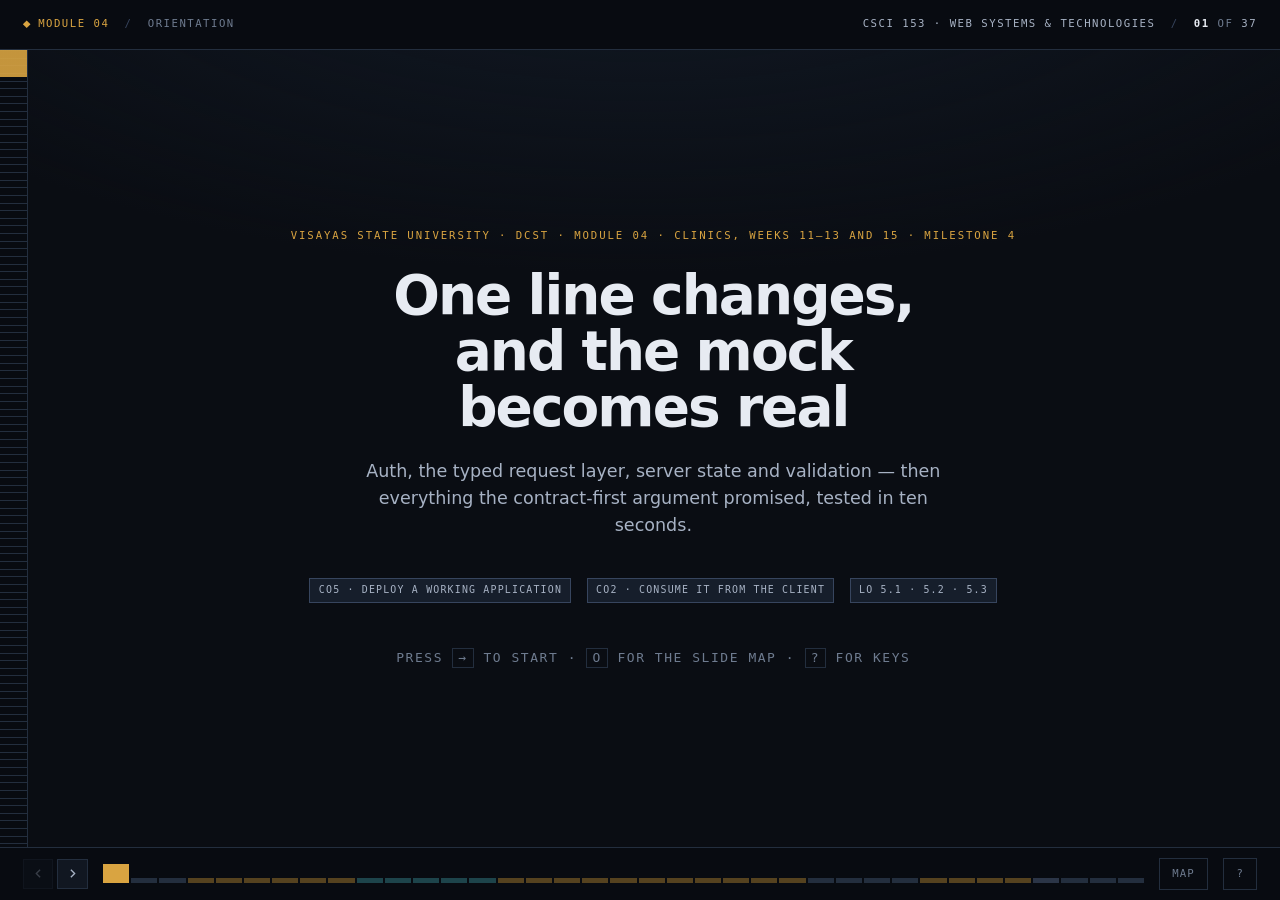
<file: module-4/index.html>
<!doctype html>
<html lang="en">
<head>
<meta charset="utf-8">
<meta name="viewport" content="width=device-width, initial-scale=1">
<title>Frontend Bench</title>
<link rel="stylesheet" href="../shared/deck.css">

<script type="application/json" id="deck-sections">
{
  "names": {
    "4.1": "Lesson 4.1 — Auth Context",
    "4.2": "Lesson 4.2 — Wrapper & server state",
    "4.3": "Lesson 4.3 — Data states",
    "4.4": "Lesson 4.4 — Two-layer validation",
    "4.5": "Lesson 4.5 — Integration day",
    "4.6": "Lesson 4.6 — Deployment"
  },
  "colors": {
    "4.1": "var(--brass)",
    "4.2": "var(--cyan)",
    "4.3": "var(--brass)",
    "4.4": "var(--brass)",
    "4.5": "var(--cyan)",
    "4.6": "var(--brass)"
  }
}
</script>

<style>
/* A third signal — violet — marks material no syllabus outcome requires
   but the Final Activity Project does. Same encoding as the semester plan. */
:root {
  --violet:     #A38BD1;
  --violet-lit: #C3AEEA;
  --violet-dim: #3A2F52;
  --violet-ink: #150F20;
}
</style>

<style>
/* ---- carried from the old Module 2 ---- */
/* Module 2 additions to the shared system.
   A third signal — violet — marks material no syllabus outcome requires
   but the Final Activity Project does. Same encoding as the semester plan. */

/* section accents ride on the deck element so the rails change too */
#deck[data-sec="2.2"], #deck[data-sec="4.2"] {
  --accent: var(--cyan); --accent-lit: var(--cyan-lit);
  --accent-dim: var(--cyan-dim); --accent-ink: var(--cyan-ink);
}
#deck[data-sec="1.3"] {
  --accent: var(--violet); --accent-lit: var(--violet-lit);
  --accent-dim: var(--violet-dim); --accent-ink: var(--violet-ink);
}
#deck[data-sec="lab"] {
  --accent: #E7EBF2; --accent-lit: #FFFFFF;
  --accent-dim: #2B3547; --accent-ink: #0A0D13;
}

/* progress ticks, grouped by lesson */
.tick[data-sec="1.3"] { background: var(--violet-dim); }
.tick[data-sec="1.4"], .tick[data-sec="4.1"], .tick[data-sec="4.3"] { background: var(--brass-dim); }
.tick[data-sec="2.2"], .tick[data-sec="4.2"] { background: var(--cyan-dim); }
.tick.is-done[data-sec="1.3"] { background: #6A5A8E; }
.tick.is-done[data-sec="1.4"], .tick.is-done[data-sec="4.1"], .tick.is-done[data-sec="4.3"] { background: #8B6B2E; }
.tick.is-done[data-sec="2.2"], .tick.is-done[data-sec="4.2"] { background: #2F717C; }

/* chip variant for the added-material marker */
.chip--added { border-color: var(--violet-dim); color: var(--violet); background: rgba(163,139,209,0.10); }

/* ---- module-specific widget styling ---- */

/* prop-drilling visualiser */
.drill { display: flex; flex-direction: column; gap: var(--s3); }
.drill__tree { display: flex; flex-direction: column; gap: 2px; font-family: var(--mono); font-size: 0.78rem; }
.drill__node {
  display: grid; grid-template-columns: 1fr auto; gap: var(--s3); align-items: center;
  padding: 0.35rem var(--s3); border: 1px solid var(--line); background: var(--panel-2);
  transition: background .2s var(--ease), border-color .2s var(--ease), color .2s var(--ease);
}
.drill__node[data-carrier="1"] { border-color: var(--fail); color: var(--fail); background: #1B1113; }
.drill__node[data-user="1"]    { border-color: var(--pass); color: var(--pass); background: #0F1A17; }
.drill__tag { font-size: 0.65rem; letter-spacing: 0.1em; text-transform: uppercase; }
.drill__count { font-family: var(--mono); font-size: 0.72rem; color: var(--text-3); }
.drill__count b { color: var(--fail); }

/* spec explorer */
.spec { display: grid; grid-template-columns: 1fr 1fr; gap: var(--s4); align-items: start; }
@media (max-width: 60rem) { .spec { grid-template-columns: 1fr; } }
.spec__ops { display: flex; flex-direction: column; gap: 2px; }
.spec__op {
  display: grid; grid-template-columns: 3.6rem 1fr; gap: var(--s3); align-items: baseline;
  text-align: left; background: var(--panel-2); border: 1px solid var(--line);
  padding: 0.4rem var(--s3); cursor: pointer; font-family: var(--mono); font-size: 0.74rem;
  color: var(--text-2); transition: background .15s var(--ease), border-color .15s var(--ease);
}
.spec__op:hover { background: var(--panel-3); }
.spec__op[aria-selected="true"] { border-color: var(--accent); background: var(--panel-3); color: var(--text); }
.spec__verb { font-size: 0.62rem; letter-spacing: 0.08em; text-align: center; padding: 0.1rem 0; }
.spec__verb[data-v="GET"]    { color: var(--cyan); }
.spec__verb[data-v="POST"]   { color: var(--pass); }
.spec__verb[data-v="DELETE"] { color: var(--fail); }
.spec__detail { display: flex; flex-direction: column; gap: var(--s3); min-height: 16rem; }
.spec__opid { font-family: var(--mono); font-size: 0.7rem; color: var(--accent); letter-spacing: 0.06em; }
.spec__sum  { font-size: 0.88rem; color: var(--text-2); }

/* schema → type */
.s2t { display: grid; grid-template-columns: 1fr 1fr; gap: var(--s4); align-items: start; }
@media (max-width: 60rem) { .s2t { grid-template-columns: 1fr; } }
.s2t__ctl { display: flex; flex-wrap: wrap; gap: var(--s3); }
.s2t__f {
  display: flex; align-items: center; gap: var(--s2);
  font-family: var(--mono); font-size: 0.68rem; color: var(--text-2);
  border: 1px solid var(--line); background: var(--panel-2); padding: 0.25rem 0.5rem;
}
.s2t__f button {
  background: none; border: 0; cursor: pointer; padding: 0 0.2rem;
  font-family: var(--mono); font-size: 0.62rem; letter-spacing: 0.08em;
  color: var(--text-4); text-transform: uppercase;
}
.s2t__f button[aria-pressed="true"] { color: var(--accent); }

/* contract diff */
.cdiff { display: flex; flex-direction: column; gap: var(--s3); }
.cdiff__row {
  display: grid; grid-template-columns: 1.4rem 1fr auto; gap: var(--s3); align-items: baseline;
  padding: var(--s3); border: 1px solid var(--line); background: var(--panel-2);
  font-size: 0.85rem;
}
.cdiff__row[data-k="breaking"] { border-left: 2px solid var(--fail); }
.cdiff__row[data-k="additive"] { border-left: 2px solid var(--pass); }
.cdiff__m { font-family: var(--mono); font-size: 0.8rem; }
.cdiff__row[data-k="breaking"] .cdiff__m { color: var(--fail); }
.cdiff__row[data-k="additive"] .cdiff__m { color: var(--pass); }
.cdiff__code { font-family: var(--mono); font-size: 0.78rem; color: var(--text); }
.cdiff__why  { font-size: 0.82rem; color: var(--text-3); margin-top: 0.15rem; }
.cdiff__verdict {
  display: flex; align-items: center; gap: var(--s3);
  font-family: var(--mono); font-size: 0.72rem; letter-spacing: 0.12em; text-transform: uppercase;
}

/* commit graph — GitKraken-style lanes */
.gg { display: flex; flex-direction: column; gap: var(--s3); padding: var(--s4); }
.gg__stage {
  position: relative; overflow-x: auto; overflow-y: hidden;
  border: 1px solid var(--line); background: var(--sunk);
}
.gg__inner { position: relative; min-width: 30rem; }
.gg__svg { position: absolute; top: 0; left: 0; pointer-events: none; }
.gg__rows { position: relative; display: flex; flex-direction: column; }
.gg__row {
  display: grid; align-items: center; gap: var(--s3);
  padding-right: var(--s4);
  font-size: 0.82rem; color: var(--text-2);
  border-bottom: 1px solid var(--line-soft);
}
.gg__row:last-child { border-bottom: 0; }
.gg__row.is-new { animation: ggIn .32s var(--ease) both; }
@keyframes ggIn { from { opacity: 0; transform: translateY(-0.35rem); } to { opacity: 1; transform: none; } }
.gg__msg { display: flex; align-items: center; gap: var(--s3); min-width: 0; }
.gg__txt { overflow: hidden; text-overflow: ellipsis; white-space: nowrap; }
.gg__row.is-merge .gg__txt { color: var(--text); }
.gg__who {
  font-family: var(--mono); font-size: 0.65rem; letter-spacing: 0.08em;
  color: var(--text-4); text-transform: uppercase; white-space: nowrap;
}
.gg__pill {
  font-family: var(--mono); font-size: 0.58rem; letter-spacing: 0.08em;
  padding: 0.1rem 0.4rem; border: 1px solid currentColor; white-space: nowrap;
  display: inline-flex; align-items: center; gap: 0.3rem; flex: none;
}
.gg__pill::before { content: ""; width: 0.35rem; height: 0.35rem; background: currentColor; border-radius: 50%; }
.gg__ctl { display: flex; align-items: center; gap: var(--s3); flex-wrap: wrap; }
.gg__step {
  font-family: var(--mono); font-size: 0.68rem; letter-spacing: 0.1em;
  color: var(--text-3); font-variant-numeric: tabular-nums; white-space: nowrap;
}
.gg__note {
  border-left: 2px solid var(--accent);
  padding: var(--s3) var(--s4); background: var(--panel);
  font-size: 0.9rem; color: var(--text-2); min-height: 4.4rem;
}
.gg__note b { color: var(--text); }
.gg__cmd {
  font-family: var(--mono); font-size: 0.72rem; color: var(--accent-lit);
  display: block; margin-top: 0.35rem;
}
.gg__legend { display: flex; gap: var(--s4); flex-wrap: wrap; font-family: var(--mono); font-size: 0.6rem; letter-spacing: 0.1em; text-transform: uppercase; }
.gg__legend span { display: inline-flex; align-items: center; gap: var(--s2); color: var(--text-3); }
.gg__legend i { width: 0.55rem; height: 0.55rem; border-radius: 50%; }
@media (prefers-reduced-motion: reduce) { .gg__row.is-new { animation: none; } }

/* query cache */
.qc { display: flex; flex-direction: column; gap: var(--s3); }
.qc__keys { display: flex; flex-direction: column; gap: 2px; }
.qc__key {
  display: grid; grid-template-columns: 1fr 5.5rem; gap: var(--s3); align-items: center;
  font-family: var(--mono); font-size: 0.75rem;
  border: 1px solid var(--line); background: var(--panel-2); padding: 0.35rem var(--s3);
  transition: border-color .25s var(--ease), background .25s var(--ease);
}
.qc__state { font-size: 0.62rem; letter-spacing: 0.1em; text-transform: uppercase; text-align: right; }
.qc__key[data-s="fresh"]   { border-color: #2C5C43; }
.qc__key[data-s="fresh"]   .qc__state { color: var(--pass); }
.qc__key[data-s="stale"]   { border-color: var(--fail); background: #1B1113; }
.qc__key[data-s="stale"]   .qc__state { color: var(--fail); }
.qc__key[data-s="fetching"]{ border-color: var(--accent); }
.qc__key[data-s="fetching"] .qc__state { color: var(--accent); }
</style>

<style>
/* ---- carried from the old Module 5 ---- */

#deck[data-sec="4.6"], #deck[data-sec="3.7"] {
  --accent: var(--violet); --accent-lit: var(--violet-lit);
  --accent-dim: var(--violet-dim); --accent-ink: var(--violet-ink);
}
#deck[data-sec="lab"] {
  --accent: #E7EBF2; --accent-lit: #FFFFFF;
  --accent-dim: #2B3547; --accent-ink: #0A0D13;
}

.tick[data-sec="4.6"], .tick[data-sec="3.7"] { background: var(--violet-dim); }
.tick[data-sec="4.4"], .tick[data-sec="4.6"] { background: var(--brass-dim); }
.tick.is-done[data-sec="4.6"], .tick.is-done[data-sec="3.7"] { background: #6A5A8E; }
.tick.is-done[data-sec="4.4"], .tick.is-done[data-sec="4.6"] { background: #8B6B2E; }

.chip--added { border-color: var(--violet-dim); color: var(--violet); background: rgba(163,139,209,0.10); }
.chip--clinic { border-color: var(--violet-dim); color: var(--violet-lit); background: rgba(163,139,209,0.14); }

.file {
  display: inline-flex; align-items: center; gap: var(--s2);
  font-family: var(--mono); font-size: 0.68rem; letter-spacing: 0.04em;
  border: 1px solid var(--accent-dim); color: var(--accent);
  background: color-mix(in oklab, var(--accent) 8%, transparent);
  padding: 0.15rem 0.5rem;
}
.file::before { content: "◆"; font-size: 0.55rem; opacity: 0.8; }

/* ---- validation bypass (5.1) ---- */
.val { display: grid; grid-template-columns: 1fr 1.1fr; gap: var(--s4); align-items: start; }
@media (max-width: 60rem) { .val { grid-template-columns: 1fr; } }
.val__layers { display: flex; flex-direction: column; gap: 2px; }
.val__layer {
  display: grid; grid-template-columns: 1fr auto; gap: var(--s3); align-items: center;
  border: 1px solid var(--line); background: var(--panel-2); padding: 0.45rem var(--s3);
  font-family: var(--mono); font-size: 0.72rem;
  transition: border-color .25s var(--ease), opacity .25s var(--ease), background .25s var(--ease);
}
.val__layer[data-r="blocked"] { border-color: var(--pass); background: #0F1A17; }
.val__layer[data-r="passed"]  { border-color: var(--line-loud); }
.val__layer[data-r="skipped"] { opacity: 0.3; }
.val__tag { font-size: 0.55rem; letter-spacing: 0.1em; text-transform: uppercase; }
.val__layer[data-r="blocked"] .val__tag { color: var(--pass); }
.val__layer[data-r="skipped"] .val__tag { color: var(--text-4); }
.val__out {
  border: 1px solid var(--line); background: var(--sunk);
  padding: var(--s4); font-family: var(--mono); font-size: 0.76rem;
}
.val__out b { font-size: 0.95rem; }

/* ---- pipeline (5.4) ---- */
.pipe { display: flex; flex-direction: column; gap: var(--s3); }
.pipe__steps { display: flex; flex-direction: column; gap: 2px; }
.pipe__step {
  display: grid; grid-template-columns: 1.3rem 1fr auto; gap: var(--s3); align-items: baseline;
  border: 1px solid var(--line); background: var(--panel-2); padding: 0.35rem var(--s3);
  font-family: var(--mono); font-size: 0.74rem;
}
.pipe__step[data-s="pass"] { border-left: 2px solid var(--pass); }
.pipe__step[data-s="fail"] { border-left: 2px solid var(--fail); background: #1B1113; }
.pipe__step[data-s="skip"] { opacity: 0.35; }
.pipe__step[data-s="run"]  { border-left: 2px solid var(--accent); }
.pipe__m { font-size: 0.8rem; }
.pipe__step[data-s="pass"] .pipe__m { color: var(--pass); }
.pipe__step[data-s="fail"] .pipe__m { color: var(--fail); }
.pipe__msg { grid-column: 2 / -1; font-size: 0.66rem; color: var(--fail); }
.pipe__gate {
  border: 1px solid var(--line); background: var(--sunk);
  padding: var(--s3) var(--s4); font-family: var(--mono); font-size: 0.76rem;
}

/* ---- deployment map (5.5) ---- */
.dep5 { display: grid; grid-template-columns: repeat(3, 1fr); gap: var(--s3); }
@media (max-width: 52rem) { .dep5 { grid-template-columns: 1fr; } }
.dep5__box {
  border: 1px solid var(--line); background: var(--panel-2); padding: var(--s4);
  display: flex; flex-direction: column; gap: var(--s2);
}
.dep5__box.is-hot { border-color: var(--accent); background: var(--panel-3); }
.dep5__t { font-size: 0.9rem; font-weight: 600; }
.dep5__k { font-family: var(--mono); font-size: 0.58rem; letter-spacing: 0.12em; text-transform: uppercase; color: var(--text-4); }
.dep5__b { font-size: 0.82rem; color: var(--text-3); }
.dep5__secret { font-family: var(--mono); font-size: 0.68rem; }
.dep5__secret[data-ok="1"] { color: var(--pass); }
.dep5__secret[data-ok="0"] { color: var(--fail); }
</style>
</head>
<body>

<div id="deck" data-sec="0">

  <!-- ============ top rail ============ -->
  <header class="rail rail--top">
    <span class="rail__mark"><i class="rail__dot"></i> Module 04</span>
    <span class="rail__sep">/</span>
    <span id="rail-lesson">Orientation</span>
    <span class="rail__spacer"></span>
    <span class="rail__course">CSci 153 · Web Systems &amp; Technologies</span>
    <span class="rail__sep">/</span>
    <span class="rail__count"><b id="count-now">01</b> <span class="dim">of</span> <span id="count-all">37</span></span>
  </header>

  <!-- ============ stage ============ -->
  <main id="stage">

    <section class="slide slide--center" data-sec="0" data-label="Cover" data-rail="Orientation">
      <div class="col" style="gap:var(--s5);align-items:center">
        <span class="eyebrow eyebrow--plain">Visayas State University · DCST · Module 04 · Clinics, weeks 11–13 and 15 · Milestone 4</span>
        <h1 class="h1" style="max-width:24ch">One line changes,<br>and the mock<br>becomes real</h1>
        <p class="lede" style="text-align:center;margin-inline:auto">
          Auth, the typed request layer, server state and validation — then everything the contract-first argument promised, tested in ten seconds.
        </p>
        <div class="row" style="justify-content:center;margin-top:var(--s4)">
          <span class="chip">CO5 · Deploy a working application</span>
          <span class="chip">CO2 · Consume it from the client</span>
          <span class="chip">LO 5.1 · 5.2 · 5.3</span>
        </div>
        <p class="small mono" style="margin-top:var(--s5);letter-spacing:0.12em">
          PRESS <kbd style="border:1px solid var(--line);padding:0.1em 0.4em">→</kbd> TO START ·
          <kbd style="border:1px solid var(--line);padding:0.1em 0.4em">O</kbd> FOR THE SLIDE MAP ·
          <kbd style="border:1px solid var(--line);padding:0.1em 0.4em">?</kbd> FOR KEYS
        </p>
      </div>
    </section>

    <section class="slide" data-sec="0" data-label="How this module runs" data-rail="Orientation">
      <span class="eyebrow">Different shape from the other four</span>
      <h2 class="h2">Four clinics, each in the week you need it</h2>
      <div class="table-wrap">
        <table>
          <thead><tr><th style="width:9rem">When</th><th style="width:13rem">What</th><th>Why then</th></tr></thead>
          <tbody>
            <tr style="background:color-mix(in oklab, var(--violet) 8%, transparent)"><td class="num">Week 11</td><td><b>4.1</b> Auth Context <span class="chip chip--clinic">clinic</span></td><td>Needs a real session to protect a route with. Sprint 1 has just built one.</td></tr>
            <tr style="background:color-mix(in oklab, var(--violet) 8%, transparent)"><td class="num">Week 12</td><td><b>4.2</b> Wrapper &amp; server state<br><b>4.3</b> Data states <span class="chip chip--clinic">clinic</span></td><td>Needs endpoints to wrap and real latency to show. You read this client in Lesson 2.5; now you write one.</td></tr>
            <tr style="background:color-mix(in oklab, var(--violet) 8%, transparent)"><td class="num">Week 13</td><td><b>4.4</b> Two-layer validation<br><b>4.5</b> Integration day <span class="chip chip--clinic">clinic</span></td><td>Both layers have to exist before you can bypass one on purpose.</td></tr>
            <tr style="background:color-mix(in oklab, var(--violet) 8%, transparent)"><td class="num">Week 15</td><td><b>4.6</b> Deployment <span class="chip chip--clinic">clinic</span></td><td>Teaching deployment seven weeks before anyone deploys guarantees re-teaching it.</td></tr>
          </tbody>
        </table>
      </div>
      <p class="callout">
        Every clinic is <b>45–60 minutes, one demonstration, then you apply it that afternoon.</b>
        Nothing here is taught before the thing it operates on exists — which is why this module
        lives inside the development phase rather than in week 8.
      </p>
    </section>

    <section class="slide" data-sec="0" data-label="Outcomes" data-rail="Orientation">
      <span class="eyebrow">Learning outcomes · CO2 · CO5</span>
      <h2 class="h2">By the end of week 17 you have shipped</h2>
      <div class="grid grid--2">
        <div class="panel">
          <div class="panel__head" style="color:var(--brass)">Required by the syllabus</div>
          <div class="steps">
            <div class="step"><div><div class="step__t">LO 5.1 — Validate on client and server</div><div class="step__b">Both layers, and you can say what each one is actually for.</div></div></div>
            <div class="step"><div><div class="step__t">LO 5.2 — Consume API endpoints</div><div class="step__b">Your own frontend against your own backend, over the contract you wrote in week 4.</div></div></div>
            <div class="step"><div><div class="step__t">LO 5.3 — Deploy to a cloud platform</div><div class="step__b">A URL a stranger can open, with secrets that never reached the bundle.</div></div></div>
          </div>
        </div>
        <div class="panel">
          <div class="panel__head" style="color:var(--violet)">Added — the project needs it</div>
          <ul class="list">
            <li><b>End-to-end testing</b> — your spec's §12 makes test-cases-as-issues a graded workflow</li>
            <li><b>CI</b> — a red build has to block a merge, or none of the checks matter</li>
          </ul>
          <p class="small">Both are clinics inside the sprints, not week-8 lectures.</p>
        </div>
      </div>
      <p class="callout">
        <b>Nothing new is introduced after week 8.</b> Everything from here is applying five
        modules of material to one system, with the room and the instructor.
      </p>
    </section>

    <!-- ======================================================
         LESSON 2.2 — AUTH CONTEXT
         ====================================================== -->

    <section class="slide slide--center" data-sec="4.1" data-label="Lesson 4.1 opens" data-rail="Auth Context">
      <div class="col" style="gap:var(--s4);align-items:center">
        <span class="eyebrow eyebrow--plain">Lesson 4.1 · LO 2.1</span>
        <h2 class="h1" style="max-width:22ch">State that the whole<br>tree needs</h2>
        <p class="lede" style="text-align:center;margin-inline:auto">Who is signed in? Almost every component wants to know — and passing it by hand does not scale.</p>
      </div>
    </section>

    <section class="slide slide--wide" data-sec="4.1" data-label="Prop drilling" data-rail="Auth Context">
      <span class="eyebrow">The problem, measured</span>
      <h2 class="h2">Prop drilling</h2>
      <div class="grid grid--sidebar">
        <div class="panel">
          <div class="panel__head">Passing <code>user</code> down by hand</div>
          <div data-widget="drill" id="drill"></div>
        </div>
        <div class="col">
          <p class="body">Drag the depth. Everything in <span style="color:var(--fail)">red</span> takes a <code>user</code> prop it never uses.</p>
          <div class="panel">
            <div class="panel__head">What that costs</div>
            <ul class="list">
              <li>Every prop type in between grows for no reason</li>
              <li>Moving a component means re-threading the prop</li>
              <li>A second piece of shared state doubles the noise</li>
              <li>Testing any of them in isolation means inventing a <code>user</code></li>
            </ul>
          </div>
          <p class="callout">Two levels of drilling is fine. <b>Five is a signal.</b></p>
        </div>
      </div>
    </section>

    <section class="slide" data-sec="4.1" data-label="What Context is" data-rail="Auth Context">
      <span class="eyebrow">The tool</span>
      <h2 class="h2">Context: a value any descendant can read</h2>
      <div class="grid grid--2">
        <div class="panel">
          <div class="panel__head">Three parts, always</div>
          <pre>const SessionContext = createContext(null)

export function SessionProvider({ children }) {
  const [session, setSession] = useState(null)
  const value = useMemo(() =&gt; ({ session, setSession }), [session])
  return &lt;SessionContext.Provider value={value}&gt;
    {children}
  &lt;/SessionContext.Provider&gt;
}

export function <b>useSession</b>() {
  const ctx = useContext(SessionContext)
  if (!ctx) throw new Error('useSession outside SessionProvider')
  return ctx
}</pre>
        </div>
        <div class="col">
          <div class="panel">
            <div class="panel__head">Why the hook, and why it throws</div>
            <p class="body">Nobody outside this file touches <code>SessionContext</code> — they call <code>useSession()</code>.</p>
          <p class="body">The throw turns a confusing bug (<code>session</code> is mysteriously <code>null</code>) into a message that names the mistake: you forgot the provider.</p>
          </div>
          <div class="panel">
            <div class="panel__head">Why <code>useMemo</code></div>
            <p class="body">Without it, <code>value</code> is a new object every render — so every consumer re-renders for nothing.</p>
          </div>
        </div>
      </div>
    </section>

    <section class="slide" data-sec="4.1" data-label="Context is not a store" data-rail="Auth Context">
      <span class="eyebrow">The mistake everyone makes once</span>
      <h2 class="h2">One context per concern — not one big one</h2>
      <div class="compare">
        <div class="compare__side compare__side--bad">
          <div class="compare__head">One AppContext</div>
          <div class="compare__body">
            <pre>{ session, theme, sidebarOpen,
  currentStudent, toasts,
  tableDensity, unreadCount }</pre>
            <p>Any field changing re-renders <b>every</b> consumer. Toggle the sidebar, re-render the 200-row table.</p>
            <p>And it becomes a dumping ground — nobody can say what belongs in it.</p>
          </div>
        </div>
        <div class="compare__side compare__side--good">
          <div class="compare__head">Narrow contexts</div>
          <div class="compare__body">
            <pre>SessionContext      → session, profile, role
AdviseeContext      → the record being worked on
PreferencesContext  → theme, density</pre>
            <p>Changing the theme re-renders what reads the theme. Nothing else notices.</p>
            <p>Each has an obvious answer to "does this belong here?"</p>
          </div>
        </div>
      </div>
      <p class="callout">
        Your project spec already names the contexts your system needs, in §8 State Management.
        <b>That list is short on purpose.</b>
      </p>
    </section>

    <section class="slide slide--wide" data-sec="4.1" data-label="useReducer" data-rail="Auth Context">
      <span class="eyebrow">When useState stops fitting</span>
      <h2 class="h2">Ordered transitions want a reducer</h2>
      <div class="compare">
        <div class="compare__side compare__side--bad">
          <div class="compare__head">Four independent booleans</div>
          <div class="compare__body">
            <pre>const [loading, setLoading] = useState(false)
const [error, setError]     = useState(null)
const [data, setData]       = useState(null)
const [retrying, setRetrying] = useState(false)</pre>
            <p>Nothing stops <code>loading &amp;&amp; error &amp;&amp; data</code> all being true at once. Meaningless, but representable — so it eventually happens, and the UI renders something nobody designed.</p>
          </div>
        </div>
        <div class="compare__side compare__side--good">
          <div class="compare__head">One state machine</div>
          <div class="compare__body">
            <pre>type State =
  | { status: 'idle' }
  | { status: 'loading' }
  | { status: 'success', data: Subject[] }
  | { status: 'error', message: string }</pre>
            <p>Impossible combinations cannot be written down. Switch on <code>status</code> and every branch is designed.</p>
          </div>
        </div>
      </div>
      <p class="callout">
        <b>The rule:</b> independent toggles → <code>useState</code>. A sequence with rules about what
        follows what → <code>useReducer</code>. Door scanning (idle → scanning → resolving →
        accepted / duplicate / rejected) is the second kind.
      </p>
    </section>

    <section class="slide slide--wide" data-sec="4.1" data-label="Route protection" data-rail="Auth Context">
      <span class="eyebrow">Guarding routes — and what that is worth</span>
      <h2 class="h2">A route guard is a redirect, not a lock</h2>
      <div class="grid grid--sidebar">
        <div class="panel">
          <div class="panel__head">The guard</div>
          <pre>function RequireRole({ role, children }) {
  const { session, profile, status } = useSession()
  if (status === 'loading') return &lt;FullPageSkeleton /&gt;
  if (!session) return &lt;Navigate to="/login" replace /&gt;
  if (profile.role !== role) return &lt;Navigate to="/" replace /&gt;
  return children
}</pre>
          <p class="small">Note the <code>loading</code> branch. Without it, every refresh flashes a signed-in user to <code>/login</code> while the session resolves.</p>
        </div>
        <div class="col">
          <div class="panel" style="border-color:var(--fail)">
            <div class="panel__head" style="color:var(--fail)">Say this out loud</div>
            <p class="body">This runs <b>on the user's machine</b>, in a bundle they can read and edit. Devtools deletes the check.</p>
            <p class="body">It keeps an honest user off a screen that would confuse them. <b>It stops an attacker from nothing.</b></p>
          </div>
          <p class="callout">
            Real enforcement is Row Level Security in the database (Lesson 3.3).
            <b>Guards are for usability; the server is for security.</b>
          </p>
        </div>
      </div>
    </section>

    <!-- ======================================================
         LESSON 2.4 — WRAPPER & SERVER STATE
         ====================================================== -->

    <section class="slide slide--center" data-sec="4.2" data-label="Lesson 4.2 opens" data-rail="Wrapper & server state">
      <div class="col" style="gap:var(--s4);align-items:center">
        <span class="eyebrow eyebrow--plain">Lesson 4.2 · LO 2.1</span>
        <h2 class="h1" style="max-width:22ch">One way in,<br>one way out</h2>
        <p class="lede" style="text-align:center;margin-inline:auto">Every request through one wrapper. Every fetched thing in one cache.</p>
      </div>
    </section>

    <section class="slide slide--wide" data-sec="4.2" data-label="The wrapper" data-rail="Wrapper & server state">
      <span class="eyebrow">LO 3.5 · Built against the spec, not invented</span>
      <h2 class="h2">The typed client</h2>
      <div class="grid grid--sidebar">
        <div class="panel">
          <div class="panel__head">src/lib/api/client.ts</div>
          <pre>import createClient from 'openapi-fetch'
import type { paths } from '../../../contract/generated/schema'

export const api = createClient&lt;<b>paths</b>&gt;({
  baseUrl: import.meta.env.VITE_API_BASE_URL,
})

api.use({
  onRequest({ request }) {
    const token = getAccessToken()
    if (token) request.headers.set('Authorization', `Bearer ${token}`)
    return request
  },
  onResponse({ response }) {
    if (response.status === 401) redirectToLogin()
    return response
  },
})</pre>
          <p class="small">The <code>&lt;paths&gt;</code> generic is the trick: it is the generated type, so an endpoint that is not in the spec will not compile.</p>
        </div>
        <div class="col">
          <div class="panel">
            <div class="panel__head">What belongs in the interceptor</div>
            <ul class="list list--check">
              <li>Attaching the auth token</li>
              <li>Normalising errors into one shape</li>
              <li>Handling 401 globally</li>
              <li>The base URL — <b>the one line you change in Lesson 4.5</b></li>
            </ul>
          </div>
          <div class="panel">
            <div class="panel__head">What does not</div>
            <ul class="list list--cross">
              <li>Business rules</li>
              <li>Anything screen-specific</li>
              <li>Silent retries that hide a real failure</li>
            </ul>
          </div>
        </div>
      </div>
    </section>

    <section class="slide" data-sec="4.2" data-label="Server state" data-rail="Wrapper & server state">
      <span class="eyebrow">The idea this lesson exists for</span>
      <h2 class="h2" style="max-width:24ch">Server data is not component state</h2>
      <div class="grid grid--2">
        <div class="panel" style="border-color:var(--fail)">
          <div class="panel__head" style="color:var(--fail)">Treating it as component state</div>
          <pre>const [subjects, setSubjects] = useState([])
useEffect(() =&gt; {
  api.GET('/students/{id}/load', …)
     .then(r =&gt; setSubjects(r.data.subjects))
}, [id])</pre>
          <ul class="list list--cross">
            <li>Loading state costs a second <code>useState</code>; error a third</li>
            <li>Two screens on the same data fetch it twice</li>
            <li>After a mutation, nothing knows to refetch</li>
            <li>Change <code>id</code> twice quickly and the wrong response can win</li>
          </ul>
        </div>
        <div class="panel" style="border-color:var(--cyan-dim)">
          <div class="panel__head" style="color:var(--cyan)">Treating it as a cache</div>
          <pre>const load = useQuery({
  queryKey: ['getStudentLoad', id],
  queryFn: () =&gt; api.GET('/students/{id}/load', …),
})</pre>
          <ul class="list list--check">
            <li><code>isPending</code>, <code>isError</code>, <code>data</code> — free</li>
            <li>Two screens, same key, one request</li>
            <li>Invalidate the key; everything refetches</li>
            <li>Out-of-order responses handled for you</li>
          </ul>
        </div>
      </div>
      <p class="callout">
        <b>The shift:</b> the data lives on a server. You hold a copy, and copies go stale. Every
        problem on the left comes from pretending otherwise.
      </p>
    </section>

    <section class="slide slide--wide" data-sec="4.2" data-label="Query keys" data-rail="Wrapper & server state">
      <span class="eyebrow">Interactive · cache and invalidation</span>
      <h2 class="h2">Keys come from the contract</h2>
      <div class="panel panel--sunk">
        <div class="panel__head">The cache, live <span class="spacer"></span><span class="dim">run a mutation and watch what goes stale</span></div>
        <div class="qc" data-widget="qc" id="qc"></div>
      </div>
      <p class="callout">
        Key = <code>operationId</code> + parameters. Then invalidation is something you look up rather
        than remember — <b>the practical reason the contract has stable operation names.</b>
      </p>
    </section>

    <section class="slide" data-sec="4.2" data-label="Context vs Query" data-rail="Wrapper & server state">
      <span class="eyebrow">The decision that keeps both clean</span>
      <h2 class="h2">Which tier does this state belong to?</h2>
      <div class="table-wrap">
        <table>
          <thead><tr><th style="width:12rem">The state</th><th style="width:11rem">Where it goes</th><th>Why</th></tr></thead>
          <tbody>
            <tr><td><b>The signed-in session and role</b></td><td style="color:var(--brass)">Context</td><td>Client-owned, needed everywhere, changes rarely.</td></tr>
            <tr><td><b>A student's enrolled subjects</b></td><td style="color:var(--cyan)">Query</td><td>Server-owned — it changes without you, so it must be refetchable.</td></tr>
            <tr><td><b>Which advisee is being viewed</b></td><td style="color:var(--brass)">Context</td><td>An id the client chose. The record it points at is a Query.</td></tr>
            <tr><td><b>Theme and table density</b></td><td style="color:var(--brass)">Context</td><td>Client-owned preference, persisted locally.</td></tr>
            <tr><td><b>The approval queue</b></td><td style="color:var(--cyan)">Query</td><td>Server-owned, and shared — another organiser may be approving right now.</td></tr>
            <tr><td><b>Whether a modal is open</b></td><td><span class="dim">useState</span></td><td>One component's concern. It never crosses the tree.</td></tr>
          </tbody>
        </table>
      </div>
      <p class="callout" style="border-left-color:var(--fail)">
        <b>The failure to avoid:</b> fetching with Query, then copying the result into Context "so others
        can see it" — now you hand-sync two copies. Two components needing the same server data
        <b>use the same query key</b>.
      </p>
    </section>

    <!-- ======================================================
         LESSON 2.5 — DATA STATES
         ====================================================== -->

    <section class="slide slide--center" data-sec="4.3" data-label="Lesson 4.3 opens" data-rail="Data states">
      <div class="col" style="gap:var(--s4);align-items:center">
        <span class="eyebrow eyebrow--plain">Lesson 4.3 · LO 2.2</span>
        <h2 class="h1" style="max-width:22ch">Now with<br>real latency</h2>
        <p class="lede" style="text-align:center;margin-inline:auto">Module 1's states were drawn. These ones actually happen, at times you do not control.</p>
      </div>
    </section>

    <section class="slide" data-sec="4.3" data-label="Latency is a design input" data-rail="Data states">
      <span class="eyebrow">What changes now</span>
      <h2 class="h2">A mockup has no waiting in it</h2>
      <div class="grid grid--3">
        <div class="card"><span class="card__k">Under 100ms</span><div class="card__t">Feels instant</div><p class="card__b">Show nothing. A spinner that flashes for 80ms reads as a glitch.</p></div>
        <div class="card"><span class="card__k">100ms – 1s</span><div class="card__t">Needs an acknowledgement</div><p class="card__b">A skeleton shaped like the coming content, so the layout does not jump.</p></div>
        <div class="card"><span class="card__k">Over 1s</span><div class="card__t">Needs progress</div><p class="card__b">Say what is happening. On campus wifi this is the normal case.</p></div>
      </div>
      <div class="panel">
        <div class="panel__head">Test on the network your users actually have</div>
        <p class="body">Devtools → Network → <b>Slow 3G</b>, then use your app for two minutes. What localhost hid becomes obvious: the layout shift, the double-clickable button, the empty state that flashes before data lands.</p>
      </div>
    </section>

    <section class="slide slide--wide" data-sec="4.3" data-label="Skeletons" data-rail="Data states">
      <span class="eyebrow">Loading, done properly</span>
      <h2 class="h2">A skeleton is the shape of what is coming</h2>
      <div class="compare">
        <div class="compare__side compare__side--bad">
          <div class="compare__head">Centred spinner</div>
          <div class="compare__body">
            <p>Says "something is happening" and nothing else.</p>
            <p>When data lands, the layout appears at once and everything jumps.</p>
            <p>The wait feels longer than it is.</p>
          </div>
        </div>
        <div class="compare__side compare__side--good">
          <div class="compare__head">Skeleton</div>
          <div class="compare__body">
            <p>Occupies the space the content will, so nothing moves.</p>
            <p>Shows structure before content — the eye starts reading early.</p>
            <p>Shortens the perceived wait. Cost: building it once.</p>
          </div>
        </div>
      </div>
      <p class="callout">
        <b>Build the skeleton from the real component</b>, reusing its spacing and sizes. If the two
        drift apart, the layout jumps again and you have the worst of both.
      </p>
    </section>

    <section class="slide slide--wide" data-sec="4.3" data-label="Empty & error" data-rail="Data states">
      <span class="eyebrow">The two states that get defaulted</span>
      <h2 class="h2">Empty and error are designed, not printed</h2>
      <div class="grid grid--2">
        <div class="panel">
          <div class="panel__head">Empty — three kinds, three answers</div>
          <div class="steps">
            <div class="step"><div><div class="step__t">Nothing yet</div><div class="step__b">"No reviews yet. Be the first." — plus the button. An opportunity, not an apology.</div></div></div>
            <div class="step"><div><div class="step__t">Nothing matched</div><div class="step__b">"No students match <em>maria</em> in Computer Science." — echo the filters, offer to clear.</div></div></div>
            <div class="step"><div><div class="step__t">Nothing permitted</div><div class="step__b">Say the account cannot see this, and who to ask. Never a table that looks broken.</div></div></div>
          </div>
        </div>
        <div class="panel">
          <div class="panel__head">Error — what went wrong, and what now</div>
          <ul class="list list--cross">
            <li>"Something went wrong"</li>
            <li>"Error: undefined"</li>
            <li>A raw stack trace</li>
            <li>A dead end with no way forward</li>
          </ul>
          <ul class="list list--check">
            <li>"Could not load your subjects." + <b>Retry</b></li>
            <li>"You are signed out." + <b>Sign in</b></li>
            <li>"Too many requests — try again in a minute." (the 429)</li>
          </ul>
          <p class="small">Each one is a documented response in your contract. <b>The spec lists the errors your UI must render.</b></p>
        </div>
      </div>
    </section>

    <section class="slide slide--wide" data-sec="4.3" data-label="Responsive" data-rail="Data states">
      <span class="eyebrow">LO 2.2 · cross-device</span>
      <h2 class="h2">Mobile-first is a default, not a media query</h2>
      <div class="grid grid--sidebar">
        <div class="panel">
          <div class="panel__head">Tailwind breakpoints are min-width</div>
          <pre>&lt;div class="<b>grid grid-cols-1</b>
            <b>md:grid-cols-2</b>
            <b>lg:grid-cols-3</b> gap-4"&gt;</pre>
          <p class="body">Unprefixed = the phone. Prefixed classes add capability as the screen grows.</p>
          <div class="panel__head" style="margin-top:var(--s3)">The table problem</div>
          <p class="body">A 7-column table cannot shrink to 320px. Best: collapse each row into a card below <code>md</code>. Otherwise scroll it inside its own container — never the page body.</p>
        </div>
        <div class="col">
          <div class="panel">
            <div class="panel__head">The floor, and how to check it</div>
            <ul class="list list--check">
              <li><b>320px</b> with no horizontal scroll on the body</li>
              <li><b>200% zoom</b> still usable — same problem as a small screen, and a WCAG requirement</li>
              <li>Tap targets <b>44px</b> or larger</li>
              <li>Nothing important behind hover — phones have none</li>
            </ul>
          </div>
          <p class="callout">
            Two of the project systems are used <b>on a phone, standing up</b> — a guest checking an RSVP,
            staff scanning at a door. Mobile is the real case there, not the fallback.
          </p>
        </div>
      </div>
    </section>

    <section class="slide slide--wide" data-sec="4.3" data-label="The QA, extended" data-rail="Data states">
      <span class="eyebrow">Module 1's 8-point QA, plus four</span>
      <h2 class="h2">What a screen has to pass from now on</h2>
      <div class="grid grid--2" style="align-items:start">
        <div class="panel">
          <div class="panel__head">Carried from Module 1</div>
          <div data-widget="check" data-verdicts="Not shippable|Reviewable|Ship it">
            <div class="check">
              <label class="check__item"><input type="checkbox"><span class="check__box">✓</span><span class="check__txt"><b>01 Hierarchy</b>One thing ranks first</span></label>
              <label class="check__item"><input type="checkbox"><span class="check__box">✓</span><span class="check__txt"><b>02 Tokens</b>No hard-coded values</span></label>
              <label class="check__item"><input type="checkbox"><span class="check__box">✓</span><span class="check__txt"><b>03 Contrast</b>Measured, passing AA</span></label>
              <label class="check__item"><input type="checkbox"><span class="check__box">✓</span><span class="check__txt"><b>04 States</b>All seven present</span></label>
              <label class="check__item"><input type="checkbox"><span class="check__box">✓</span><span class="check__txt"><b>05 Keyboard</b>Operable, focus visible</span></label>
              <label class="check__item"><input type="checkbox"><span class="check__box">✓</span><span class="check__txt"><b>06 320px</b>No body scroll</span></label>
              <label class="check__item"><input type="checkbox"><span class="check__box">✓</span><span class="check__txt"><b>07 Real data</b>Longest values fit</span></label>
              <label class="check__item"><input type="checkbox"><span class="check__box">✓</span><span class="check__txt"><b>08 Copy</b>Specific, not generic</span></label>
            </div>
            <div class="meter" style="margin-top:var(--s3)"><span class="meter__fill"></span></div>
            <div class="check__verdict" style="margin-top:var(--s2)"><span data-verdict></span></div>
          </div>
        </div>
        <div class="panel" style="border-color:var(--cyan-dim)">
          <div class="panel__head" style="color:var(--cyan)">New in Module 4</div>
          <div class="steps">
            <div class="step"><div><div class="step__t">09 Every documented response renders</div><div class="step__b">404, 409, 429. If the spec lists it, your UI answers it.</div></div></div>
            <div class="step"><div><div class="step__t">10 No layout shift when data lands</div><div class="step__b">The skeleton occupies the same space as the content.</div></div></div>
            <div class="step"><div><div class="step__t">11 Throttled to Slow 3G, still usable</div><div class="step__b">Usable, not just survivable. No double submits, no flashing empty state.</div></div></div>
            <div class="step"><div><div class="step__t">12 No hard-coded API shape</div><div class="step__b">Types come from the generated client. Nothing hand-mirrors the server.</div></div></div>
          </div>
        </div>
      </div>
    </section>

    <!-- ================= 5.1 VALIDATION ================= -->

    <section class="slide slide--center" data-sec="4.4" data-label="Lesson 4.4 opens" data-rail="Two-layer validation">
      <div class="col" style="gap:var(--s4);align-items:center">
        <span class="eyebrow eyebrow--plain">Lesson 4.4 · LO 5.1</span>
        <h2 class="h1" style="max-width:24ch">Both layers,<br>for different reasons</h2>
        <p class="lede" style="text-align:center;margin-inline:auto">Not redundancy. Two jobs that happen to look alike.</p>
      </div>
    </section>

    <section class="slide" data-sec="4.4" data-label="Two jobs" data-rail="Two-layer validation">
      <span class="eyebrow">The distinction that makes the duplication sane</span>
      <h2 class="h2">One is kindness. One is enforcement.</h2>
      <div class="grid grid--2">
        <div class="panel">
          <div class="panel__head">Client · a user-experience affordance</div>
          <p class="body">Tells the user what is wrong <b>while they are still looking at the field</b>, before a round trip.</p>
          <ul class="list list--check">
            <li>Instant, and specific to the input</li>
            <li>Saves a request that was going to fail</li>
            <li>Runs on a machine the user controls</li>
          </ul>
          <p class="small">Zod plus React Hook Form, in Enroll.</p>
        </div>
        <div class="panel" style="border-color:var(--pass-dim)">
          <div class="panel__head" style="color:var(--pass)">Server · the actual rule</div>
          <p class="body">Decides what is <b>allowed to exist</b>, no matter who is asking or what they are asking with.</p>
          <ul class="list list--check">
            <li>Constraints, triggers and policies, from Module 3</li>
            <li>Applies to your app, a REST client, and a script</li>
            <li>Runs somewhere the user cannot reach</li>
          </ul>
          <p class="small">The only one of the two that is load-bearing.</p>
        </div>
      </div>
      <p class="callout">
        You have met this shape twice already: <b>a route guard is not RLS</b>, and
        <b><code>units.ts</code> is not the trigger.</b> Same principle, third time — the client
        copy is a courtesy, the server copy is the truth.
      </p>
    </section>

    <section class="slide slide--wide" data-sec="4.4" data-label="The bypass" data-rail="Two-layer validation">
      <span class="eyebrow">Interactive · post around the form</span>
      <h2 class="h2">Which layer actually stops it</h2>
      <div class="panel panel--sunk">
        <div class="panel__head">A bad enrollment, sent four ways <span class="spacer"></span><span class="dim">pick a path and a bad value</span></div>
        <div class="val" data-widget="val" id="val"></div>
      </div>
      <p class="callout">
        <b>Run this in class with a REST client.</b> Every rule that only lives in the form is
        demonstrably not a rule — and the ones that survive are the ones you can defend.
      </p>
    </section>

    <section class="slide slide--wide" data-sec="4.4" data-label="Zod" data-rail="Two-layer validation">
      <span class="eyebrow">The client half, written once</span>
      <h2 class="h2">A schema, not a pile of if-statements</h2>
      <div class="grid grid--sidebar">
        <div class="panel">
          <div class="panel__head">The shape, and the messages, together</div>
          <pre>const returnSchema = z.object({
  reason: z.string()
    .trim()
    .min(10, <b>'Say what needs changing — at least 10 characters.'</b>)
    .max(500, 'Keep it under 500 characters.')
})

type ReturnForm = z.infer&lt;typeof returnSchema&gt;</pre>
          <p class="small"><code>z.infer</code> gives you the TypeScript type from the schema, so the form's type and its validation cannot disagree.</p>
        </div>
        <div class="col">
          <div class="panel">
            <div class="panel__head">Where the numbers come from</div>
            <p class="body">The <code>min(10)</code> is not invented here. <b>It is R9 in your project context and <code>minLength: 10</code> in the contract</b> — the same rule, written in three places on purpose, each doing a different job.</p>
          </div>
          <p class="callout">
            <b>The error message is part of the design.</b> "Invalid input" tells the user
            nothing. Write the message you would want if you were stuck on that field at 11pm.
          </p>
        </div>
      </div>
    </section>

    <section class="slide" data-sec="4.4" data-label="Error mapping" data-rail="Two-layer validation">
      <span class="eyebrow">When the server rejects it anyway</span>
      <h2 class="h2">A server error has to land on a field</h2>
      <div class="grid grid--2">
        <div class="panel" style="border-color:var(--fail)">
          <div class="panel__head" style="color:var(--fail)">The lazy version</div>
          <pre>catch (e) {
  toast.error('Something went wrong')
}</pre>
          <p class="body">The user has a form in front of them, a specific problem, and a message that helps nobody. They will try again identically.</p>
        </div>
        <div class="panel">
          <div class="panel__head">Using the contract's error code</div>
          <pre>if (err.body.code === 'UNIT_CEILING') {
  setError('subjectId', {
    message: err.body.message   <i>// already user-facing</i>
  })
}</pre>
          <p class="body">The message lands <b>on the control that caused it</b>. This is why the contract has a machine-readable <code>code</code> as well as a human <code>message</code>.</p>
        </div>
      </div>
      <p class="callout">
        <b>Every documented response in your contract needs a place to appear in the UI.</b>
        That is point 9 of the 12-point QA, and this is the lesson where it gets paid for.
      </p>
    </section>

    <!-- ================= 5.2 INTEGRATION DAY ================= -->

    <section class="slide slide--center" data-sec="4.5" data-label="Lesson 4.5 opens" data-rail="Integration day">
      <div class="col" style="gap:var(--s4);align-items:center">
        <span class="eyebrow eyebrow--plain">Lesson 4.5 · LO 5.2</span>
        <h2 class="h1" style="max-width:22ch">The payoff,<br>or the bill</h2>
        <p class="lede" style="text-align:center;margin-inline:auto">Whichever it turns out to be, week 5 decided it.</p>
        <span class="file">.env</span>
      </div>
    </section>

    <section class="slide slide--wide" data-sec="4.5" data-label="One line" data-rail="Integration day">
      <span class="eyebrow">Do this live, and time it</span>
      <h2 class="h2">The whole integration</h2>
      <div class="grid grid--sidebar">
        <div class="panel">
          <div class="panel__head">.env — before, and after</div>
          <pre><i># weeks 3 – 12: the mock, served from the contract</i>
VITE_API_BASE_URL=http://localhost:4010

<i># from sprint 2: your own backend</i>
VITE_API_BASE_URL=https://xyz.supabase.co/rest/v1</pre>
          <p class="body">One variable. No component changes, no query changes, no type changes — because every one of those was written against the contract, not against the mock.</p>
        </div>
        <div class="col">
          <div class="panel">
            <div class="panel__head">Why nothing else moves</div>
            <ul class="list list--check">
              <li>The types came from the contract, and the contract has not changed</li>
              <li>The client's base URL was always one line in one file</li>
              <li>Query keys are operation names, not URLs</li>
              <li>Error handling was written against documented responses</li>
            </ul>
          </div>
          <p class="callout">
            <b>Keep both <code>.env</code> files.</b> Being able to flip between mock and real in
            front of the class is worth more than the ten seconds it takes.
          </p>
        </div>
      </div>
    </section>

    <section class="slide" data-sec="4.5" data-label="What can break" data-rail="Integration day">
      <span class="eyebrow">Realistically, it will not be seamless</span>
      <h2 class="h2">Two kinds of break, and both are findable</h2>
      <div class="grid grid--2">
        <div class="panel">
          <div class="panel__head">A contract violation</div>
          <p class="body">The backend did not implement what was agreed. Field named differently, a documented status never returned, a nullable field that is never null.</p>
          <p class="body"><b>Whose bug:</b> the backend's. <b>The fix:</b> make the implementation match the document.</p>
        </div>
        <div class="panel">
          <div class="panel__head">A contract error</div>
          <p class="body">What was agreed turned out to be wrong. The shape cannot be produced from the schema, or it is missing something the UI genuinely needs.</p>
          <p class="body"><b>Whose bug:</b> the group's, in week 5. <b>The fix:</b> version the contract, tell both sides, regenerate.</p>
        </div>
      </div>
      <p class="callout">
        <b>This is the argument for contract-first, made concrete instead of asserted.</b> Without
        the document, integration failures are "it does not work" and you bisect two codebases at
        once. With it, every failure is one of two specific, named things.
      </p>
    </section>

    <section class="slide slide--wide" data-sec="4.5" data-label="CORS and auth" data-rail="Integration day">
      <span class="eyebrow">The two that surprise everyone</span>
      <h2 class="h2">Problems the mock could not have</h2>
      <div class="grid grid--2">
        <div class="panel">
          <div class="panel__head">CORS</div>
          <pre>Access to fetch at 'https://xyz.supabase.co/…'
from origin 'http://localhost:5173' has been
blocked by CORS policy</pre>
          <p class="body">The browser refuses a cross-origin response the server did not explicitly permit. <b>Your local Prism allowed everything; a real host does not.</b></p>
          <p class="small">Fixed on the server, by allowing your origins. Never by "disabling CORS" in the browser — that only hides it on your machine.</p>
        </div>
        <div class="panel">
          <div class="panel__head">A real token, for the first time</div>
          <pre><i>// weeks 3 – 12</i>
'mock-token-student'

<i>// now</i>
eyJhbGciOiJIUzI1NiIsInR5cCI6…</pre>
          <p class="body">The mock accepted any token. Supabase verifies a signature, checks expiry, and puts a real user id in <code>auth.uid()</code> — which is what makes every policy you wrote start applying.</p>
          <p class="small">A 401 you have never seen before usually means an expired session, not broken code.</p>
        </div>
      </div>
      <p class="callout">
        Both of these are <b>expected</b>, and both are twenty-minute problems if you know their
        names. Losing an afternoon to CORS is what happens when you do not.
      </p>
    </section>

    <!-- ================= 5.5 DEPLOYMENT ================= -->

    <section class="slide slide--center" data-sec="4.6" data-label="Clinic 5.5 opens" data-rail="Deployment">
      <div class="col" style="gap:var(--s4);align-items:center">
        <span class="eyebrow eyebrow--plain">Clinic 5.5 · week 15 · LO 5.3</span>
        <h2 class="h1" style="max-width:24ch">A URL a stranger<br>can open</h2>
        <p class="lede" style="text-align:center;margin-inline:auto">Three places, and the secrets belong in exactly one of them.</p>
      </div>
    </section>

    <section class="slide slide--wide" data-sec="4.6" data-label="Three places" data-rail="Deployment">
      <span class="eyebrow">Interactive · where each piece lives</span>
      <h2 class="h2">Your app is not deployed in one place</h2>
      <div class="panel panel--sunk">
        <div class="panel__head">Click a piece <span class="spacer"></span><span class="dim">and see what belongs there — and what must not</span></div>
        <div class="dep5" data-widget="dep5" id="dep5"></div>
      </div>
      <p class="callout">
        <b>The frontend is static files.</b> No server runs your React code — a CDN hands the same
        bundle to everyone, and the browser does the rest. That single fact explains both the
        <code>VITE_</code> secret problem and the next slide.
      </p>
    </section>

    <section class="slide slide--wide" data-sec="4.6" data-label="The 404" data-rail="Deployment">
      <span class="eyebrow">The bug every group hits within an hour</span>
      <h2 class="h2">It works, until someone refreshes</h2>
      <div class="grid grid--2">
        <div class="panel" style="border-color:var(--fail)">
          <div class="panel__head" style="color:var(--fail)">What happens</div>
          <pre>1 · open /            → works
2 · click to /enrollment → works
3 · press F5          → <b>404</b></pre>
          <p class="body">Clicking never asked the server for <code>/enrollment</code> — the router changed the URL in the browser. Refreshing does ask, and there is no file at that path, because there is only <code>index.html</code>.</p>
        </div>
        <div class="panel">
          <div class="panel__head">The fix: send everything to index.html</div>
          <pre><i># Vercel · vercel.json</i>
{ "rewrites": [
    { "source": "/(.*)", "destination": "/index.html" }
] }

<i># Netlify · _redirects</i>
/*  /index.html  200</pre>
          <p class="body">Now the server hands over <code>index.html</code> for any path and the router works out what to show, exactly as it did when you clicked.</p>
        </div>
      </div>
      <p class="callout">
        <b>Test it deliberately:</b> deploy, navigate two levels deep, refresh, and share that URL
        with someone else. A link a marker cannot open is a deployment that does not count.
      </p>
    </section>

    <section class="slide" data-sec="4.6" data-label="Deploy checklist" data-rail="Deployment">
      <span class="eyebrow">Before you call it deployed</span>
      <h2 class="h2">The list</h2>
      <div class="grid grid--2" style="align-items:start">
        <div class="panel">
          <div class="panel__head">Run this on the real URL, not localhost</div>
          <div data-widget="check" data-verdicts="Not deployed|Nearly|Shipped">
            <div class="check">
              <label class="check__item"><input type="checkbox"><span class="check__box">✓</span><span class="check__txt"><b>01 A stranger can open it</b>Not just you, not just on campus wifi</span></label>
              <label class="check__item"><input type="checkbox"><span class="check__box">✓</span><span class="check__txt"><b>02 Deep link survives refresh</b>The rewrite is configured</span></label>
              <label class="check__item"><input type="checkbox"><span class="check__box">✓</span><span class="check__txt"><b>03 No secret in the bundle</b><code>grep</code> the dist folder and prove it</span></label>
              <label class="check__item"><input type="checkbox"><span class="check__box">✓</span><span class="check__txt"><b>04 Functions deployed too</b>Separately from the frontend</span></label>
              <label class="check__item"><input type="checkbox"><span class="check__box">✓</span><span class="check__txt"><b>05 Sign in works</b>With a fresh account, not your cached session</span></label>
              <label class="check__item"><input type="checkbox"><span class="check__box">✓</span><span class="check__txt"><b>06 RLS still holds</b>Two accounts, from the deployed app</span></label>
              <label class="check__item"><input type="checkbox"><span class="check__box">✓</span><span class="check__txt"><b>07 Seeded and usable</b>An empty database is not a demo</span></label>
              <label class="check__item"><input type="checkbox"><span class="check__box">✓</span><span class="check__txt"><b>08 On a phone</b>The real device, on mobile data</span></label>
            </div>
            <div class="meter" style="margin-top:var(--s3)"><span class="meter__fill"></span></div>
            <div class="check__verdict" style="margin-top:var(--s2)"><span data-verdict></span></div>
          </div>
        </div>
        <div class="col">
          <div class="panel">
            <div class="panel__head">The two nobody does</div>
            <p class="body"><b>05 · a fresh account.</b> Your browser has a valid session from development. A new user hits code paths you have not run in weeks.</p>
            <p class="body"><b>08 · a real phone on mobile data.</b> Not a narrow browser window — an actual device, on a connection you do not control. It is how half your users will open it.</p>
          </div>
          <p class="callout"><b>Put the URL in your README.</b> A deployment nobody can find is indistinguishable from no deployment.</p>
        </div>
      </div>
    </section>

    <!-- ================= LABS ================= -->

    <section class="slide slide--wide" data-sec="lab" data-label="Activity 9" data-rail="Laboratory activities">
      <span class="eyebrow">Laboratory Activity 9 · Week 15 · A9 · 3%</span>
      <div class="row" style="gap:var(--s4);align-items:baseline">
        <h2 class="h2">Deployed and reachable</h2>
        <span class="chip chip--added">Group</span>
      </div>
      <p class="callout"><b>A URL, and evidence it is real.</b> Not "it runs locally" — a link somebody outside your group opens on their own phone.</p>
      <div class="grid grid--sidebar">
        <div class="panel">
          <div class="panel__head">Deliverables</div>
          <div class="steps">
            <div class="step"><div><div class="step__t">The frontend, deployed</div><div class="step__b">URL in the README. Deep links survive a refresh.</div></div></div>
            <div class="step"><div><div class="step__t">Backend and functions, deployed</div><div class="step__b">Hosted Supabase, migrations applied, seeded so the app is usable on arrival.</div></div></div>
            <div class="step"><div><div class="step__t">Proof there is no secret in the bundle</div><div class="step__b">The output of a <code>grep</code> over <code>dist/</code>, and where each secret lives instead.</div></div></div>
            <div class="step"><div><div class="step__t">Two accounts, and the boundary held</div><div class="step__b">Signed in as two different users on the deployed app, showing one cannot see the other's data.</div></div></div>
            <div class="step"><div><div class="step__t">The 8-point deploy checklist, completed</div><div class="step__b">Including the fresh account and the real phone.</div></div></div>
          </div>
        </div>
        <div class="col">
          <div class="panel">
            <div class="panel__head">Graded on</div>
            <ul class="list">
              <li><b>It is reachable and works</b> — 35</li>
              <li><b>Secrets handled correctly</b> — 25</li>
              <li><b>Deep links and rewrites</b> — 15</li>
              <li><b>The boundary, demonstrated</b> — 15</li>
              <li><b>Usable on a phone</b> — 10</li>
            </ul>
          </div>
          <p class="small">A secret found in the bundle is an automatic zero on this activity, and a rotation of that key before anything else.</p>
        </div>
      </div>
    </section>

    <!-- ================= CLOSE ================= -->

    <section class="slide slide--wide" data-sec="end" data-label="The through-line" data-rail="Close">
      <span class="eyebrow">Five modules, one argument</span>
      <h2 class="h2">What the semester was about</h2>
      <div class="table-wrap">
        <table>
          <thead><tr><th style="width:4rem">M</th><th style="width:13rem">What you did</th><th>The idea underneath it</th></tr></thead>
          <tbody>
            <tr><td class="num">01</td><td>Designed a screen</td><td>Tokens, states, and a checklist — <b>decisions written down are decisions that survive</b>.</td></tr>
            <tr><td class="num">02</td><td>Built it, and agreed a contract</td><td>Props, Context, OpenAPI — <b>write down the shape, and both sides can move independently</b>.</td></tr>
            <tr><td class="num">03</td><td>Read the stack</td><td>Every dependency accounted for — <b>nothing in your project should be a mystery word</b>.</td></tr>
            <tr><td class="num">04</td><td>Implemented the contract</td><td>Schema, RLS, triggers — <b>the rule that matters is the one the server enforces</b>.</td></tr>
            <tr><td class="num">05</td><td>Connected and shipped</td><td>One line changed — <b>and the four weeks of contract-first work either pays off or bills you</b>.</td></tr>
          </tbody>
        </table>
      </div>
      <p class="callout">
        Three ideas repeat at every scale: <b>write the agreement down</b>, <b>generate what is
        derived</b>, and <b>never trust the client</b>. If you leave with those, the specific tools
        are replaceable.
      </p>
    </section>

    <section class="slide" data-sec="end" data-label="Assessment map" data-rail="Close">
      <span class="eyebrow">Where this module's marks come from</span>
      <h2 class="h2">Assessment</h2>
      <div class="table-wrap">
        <table>
          <thead><tr><th>Assessment</th><th style="width:7rem">Weight</th><th>What Module 4 contributes</th><th style="width:8rem">Outcome</th></tr></thead>
          <tbody>
            <tr><td>Activities 9 &amp; 10</td><td class="num">3% each</td><td><b>A9 group</b> — deployed and reachable. <b>A10 individual</b> — tests for cases you did not write.</td><td class="num">CO5 / LO 5.1–5.3</td></tr>
            <tr style="background:color-mix(in oklab, var(--cyan) 8%, transparent)"><td><b>Codebase Assessment</b></td><td class="num">20%</td><td><b>Weeks 16–17.</b> Your repository is read and you answer for it, individually.</td><td class="num">CO1–CO5</td></tr>
            <tr style="background:color-mix(in oklab, var(--cyan) 8%, transparent)"><td><b>Final Web Project</b></td><td class="num">50%</td><td><b>Week 17, by group.</b> The whole system, deployed, demonstrated.</td><td class="num">CO1–CO5</td></tr>
            <tr><td>Final Examination</td><td class="num">Week 18</td><td>Comprehensive. Every topic has been used by then, not just heard.</td><td class="num">CO1–CO5</td></tr>
          </tbody>
        </table>
      </div>
      <p class="callout">
        <b>70% of your grade lands in the last two weeks</b> — and almost none of it can be
        produced in the last two weeks. That arithmetic is the argument for the weekly cadence.
      </p>
    </section>

    <section class="slide slide--center" data-sec="end" data-label="Ship it" data-rail="Close">
      <div class="col" style="gap:var(--s5);align-items:center">
        <span class="eyebrow eyebrow--plain">Weeks 10 – 17</span>
        <h2 class="h1" style="max-width:22ch">Now go and<br>build the thing</h2>
        <p class="lede" style="text-align:center;margin-inline:auto;max-width:46ch">
          No new lectures. Four sprints, five contact hours a week, and someone in the room who
          has already made most of the mistakes available to you.
        </p>
        <div class="panel" style="max-width:34rem">
          <div class="panel__head">Every week, the same three things</div>
          <ul class="list list--check">
            <li>The board matches reality before standup</li>
            <li>Every member has commits</li>
            <li>Blocked for two days is an escalation, not a private struggle</li>
          </ul>
        </div>
      </div>
    </section>
  </main>

  <!-- ============ bottom rail ============ -->
  <footer class="rail rail--bot">
    <div class="nav">
      <button class="nav__btn" id="prev" type="button" aria-label="Previous slide">
        <svg viewBox="0 0 24 24" fill="none" stroke="currentColor" stroke-width="2.5"><path d="M15 5l-7 7 7 7"/></svg>
      </button>
      <button class="nav__btn" id="next" type="button" aria-label="Next slide">
        <svg viewBox="0 0 24 24" fill="none" stroke="currentColor" stroke-width="2.5"><path d="M9 5l7 7-7 7"/></svg>
      </button>
    </div>
    <div class="ticks" id="ticks"></div>
    <button class="btn btn--ghost" id="open-map" type="button">Map</button>
    <button class="btn btn--ghost" id="open-help" type="button">?</button>
  </footer>
</div>

<!-- ============ overlays ============ -->
<div class="overlay" id="overview" hidden>
  <div class="overlay__head">
    <b>Slide map</b><span>Module 04 · Frontend</span><span class="spacer"></span>
    <button class="btn btn--ghost" data-close type="button">Close · Esc</button>
  </div>
  <div class="map" id="map"></div>
</div>

<div class="overlay" id="help" hidden>
  <div class="overlay__head">
    <b>Keyboard</b><span class="spacer"></span>
    <button class="btn btn--ghost" data-close type="button">Close · Esc</button>
  </div>
  <div class="keys">
    <div class="keys__row"><span class="keys__k">→</span><span class="keys__k">Space</span> Next slide</div>
    <div class="keys__row"><span class="keys__k">←</span> Previous slide</div>
    <div class="keys__row"><span class="keys__k">Home</span><span class="keys__k">End</span> First / last</div>
    <div class="keys__row"><span class="keys__k">O</span><span class="keys__k">G</span> Slide map</div>
    <div class="keys__row"><span class="keys__k">F</span> Fullscreen</div>
    <div class="keys__row"><span class="keys__k">?</span><span class="keys__k">H</span> This panel</div>
    <div class="keys__row"><span class="keys__k">Esc</span> Close overlay</div>
    <div class="keys__row"><span class="keys__k">Ctrl</span>+<span class="keys__k">P</span> Print all slides</div>
  </div>
  <p class="small" style="max-width:52ch">Slide numbers are in the URL — <code>#23</code> jumps straight there, so you can bookmark a starting point for the second session.</p>
</div>

<script src="../shared/deck.js"></script>
<script src="module-4.js"></script>

</body>
</html>
</file>
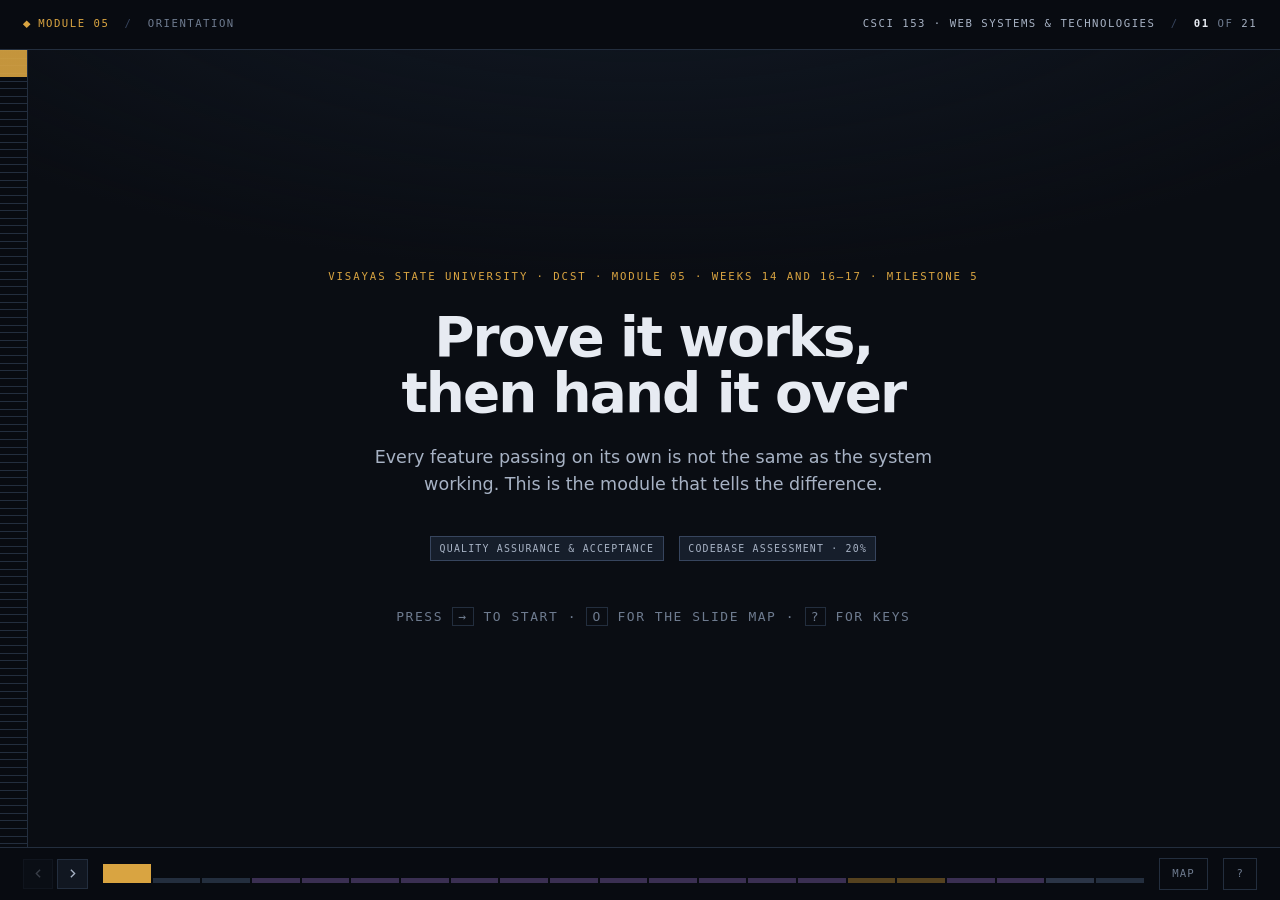
<file: module-5/index.html>
<!doctype html>
<html lang="en">
<head>
<meta charset="utf-8">
<meta name="viewport" content="width=device-width, initial-scale=1">
<title>The QA Bench</title>
<link rel="stylesheet" href="../shared/deck.css">

<script type="application/json" id="deck-sections">
{
  "names": {
    "5.1": "Lesson 5.1 — End-to-end testing",
    "5.2": "Lesson 5.2 — Test cases as issues",
    "5.3": "Lesson 5.3 — Day In The Life",
    "5.4": "Lesson 5.4 — The 12-point QA",
    "5.5": "Lesson 5.5 — Codebase assessment"
  },
  "colors": {
    "5.1": "var(--violet)",
    "5.2": "var(--violet)",
    "5.3": "var(--violet)",
    "5.4": "var(--brass)",
    "5.5": "var(--violet)"
  }
}
</script>

<style>
/* A third signal — violet — marks material no syllabus outcome requires
   but the Final Activity Project does. Same encoding as the semester plan. */
:root {
  --violet:     #A38BD1;
  --violet-lit: #C3AEEA;
  --violet-dim: #3A2F52;
  --violet-ink: #150F20;
}
</style>

<style>
/* ---- carried from the old Module 2 ---- */
/* Module 2 additions to the shared system.
   A third signal — violet — marks material no syllabus outcome requires
   but the Final Activity Project does. Same encoding as the semester plan. */

/* section accents ride on the deck element so the rails change too */
#deck[data-sec="lab"] {
  --accent: #E7EBF2; --accent-lit: #FFFFFF;
  --accent-dim: #2B3547; --accent-ink: #0A0D13;
}

/* progress ticks, grouped by lesson */

/* chip variant for the added-material marker */
.chip--added { border-color: var(--violet-dim); color: var(--violet); background: rgba(163,139,209,0.10); }

/* ---- module-specific widget styling ---- */

/* prop-drilling visualiser */
.drill { display: flex; flex-direction: column; gap: var(--s3); }
.drill__tree { display: flex; flex-direction: column; gap: 2px; font-family: var(--mono); font-size: 0.78rem; }
.drill__node {
  display: grid; grid-template-columns: 1fr auto; gap: var(--s3); align-items: center;
  padding: 0.35rem var(--s3); border: 1px solid var(--line); background: var(--panel-2);
  transition: background .2s var(--ease), border-color .2s var(--ease), color .2s var(--ease);
}
.drill__node[data-carrier="1"] { border-color: var(--fail); color: var(--fail); background: #1B1113; }
.drill__node[data-user="1"]    { border-color: var(--pass); color: var(--pass); background: #0F1A17; }
.drill__tag { font-size: 0.65rem; letter-spacing: 0.1em; text-transform: uppercase; }
.drill__count { font-family: var(--mono); font-size: 0.72rem; color: var(--text-3); }
.drill__count b { color: var(--fail); }

/* spec explorer */
.spec { display: grid; grid-template-columns: 1fr 1fr; gap: var(--s4); align-items: start; }
@media (max-width: 60rem) { .spec { grid-template-columns: 1fr; } }
.spec__ops { display: flex; flex-direction: column; gap: 2px; }
.spec__op {
  display: grid; grid-template-columns: 3.6rem 1fr; gap: var(--s3); align-items: baseline;
  text-align: left; background: var(--panel-2); border: 1px solid var(--line);
  padding: 0.4rem var(--s3); cursor: pointer; font-family: var(--mono); font-size: 0.74rem;
  color: var(--text-2); transition: background .15s var(--ease), border-color .15s var(--ease);
}
.spec__op:hover { background: var(--panel-3); }
.spec__op[aria-selected="true"] { border-color: var(--accent); background: var(--panel-3); color: var(--text); }
.spec__verb { font-size: 0.62rem; letter-spacing: 0.08em; text-align: center; padding: 0.1rem 0; }
.spec__verb[data-v="GET"]    { color: var(--cyan); }
.spec__verb[data-v="POST"]   { color: var(--pass); }
.spec__verb[data-v="DELETE"] { color: var(--fail); }
.spec__detail { display: flex; flex-direction: column; gap: var(--s3); min-height: 16rem; }
.spec__opid { font-family: var(--mono); font-size: 0.7rem; color: var(--accent); letter-spacing: 0.06em; }
.spec__sum  { font-size: 0.88rem; color: var(--text-2); }

/* schema → type */
.s2t { display: grid; grid-template-columns: 1fr 1fr; gap: var(--s4); align-items: start; }
@media (max-width: 60rem) { .s2t { grid-template-columns: 1fr; } }
.s2t__ctl { display: flex; flex-wrap: wrap; gap: var(--s3); }
.s2t__f {
  display: flex; align-items: center; gap: var(--s2);
  font-family: var(--mono); font-size: 0.68rem; color: var(--text-2);
  border: 1px solid var(--line); background: var(--panel-2); padding: 0.25rem 0.5rem;
}
.s2t__f button {
  background: none; border: 0; cursor: pointer; padding: 0 0.2rem;
  font-family: var(--mono); font-size: 0.62rem; letter-spacing: 0.08em;
  color: var(--text-4); text-transform: uppercase;
}
.s2t__f button[aria-pressed="true"] { color: var(--accent); }

/* contract diff */
.cdiff { display: flex; flex-direction: column; gap: var(--s3); }
.cdiff__row {
  display: grid; grid-template-columns: 1.4rem 1fr auto; gap: var(--s3); align-items: baseline;
  padding: var(--s3); border: 1px solid var(--line); background: var(--panel-2);
  font-size: 0.85rem;
}
.cdiff__row[data-k="breaking"] { border-left: 2px solid var(--fail); }
.cdiff__row[data-k="additive"] { border-left: 2px solid var(--pass); }
.cdiff__m { font-family: var(--mono); font-size: 0.8rem; }
.cdiff__row[data-k="breaking"] .cdiff__m { color: var(--fail); }
.cdiff__row[data-k="additive"] .cdiff__m { color: var(--pass); }
.cdiff__code { font-family: var(--mono); font-size: 0.78rem; color: var(--text); }
.cdiff__why  { font-size: 0.82rem; color: var(--text-3); margin-top: 0.15rem; }
.cdiff__verdict {
  display: flex; align-items: center; gap: var(--s3);
  font-family: var(--mono); font-size: 0.72rem; letter-spacing: 0.12em; text-transform: uppercase;
}

/* commit graph — GitKraken-style lanes */
.gg { display: flex; flex-direction: column; gap: var(--s3); padding: var(--s4); }
.gg__stage {
  position: relative; overflow-x: auto; overflow-y: hidden;
  border: 1px solid var(--line); background: var(--sunk);
}
.gg__inner { position: relative; min-width: 30rem; }
.gg__svg { position: absolute; top: 0; left: 0; pointer-events: none; }
.gg__rows { position: relative; display: flex; flex-direction: column; }
.gg__row {
  display: grid; align-items: center; gap: var(--s3);
  padding-right: var(--s4);
  font-size: 0.82rem; color: var(--text-2);
  border-bottom: 1px solid var(--line-soft);
}
.gg__row:last-child { border-bottom: 0; }
.gg__row.is-new { animation: ggIn .32s var(--ease) both; }
@keyframes ggIn { from { opacity: 0; transform: translateY(-0.35rem); } to { opacity: 1; transform: none; } }
.gg__msg { display: flex; align-items: center; gap: var(--s3); min-width: 0; }
.gg__txt { overflow: hidden; text-overflow: ellipsis; white-space: nowrap; }
.gg__row.is-merge .gg__txt { color: var(--text); }
.gg__who {
  font-family: var(--mono); font-size: 0.65rem; letter-spacing: 0.08em;
  color: var(--text-4); text-transform: uppercase; white-space: nowrap;
}
.gg__pill {
  font-family: var(--mono); font-size: 0.58rem; letter-spacing: 0.08em;
  padding: 0.1rem 0.4rem; border: 1px solid currentColor; white-space: nowrap;
  display: inline-flex; align-items: center; gap: 0.3rem; flex: none;
}
.gg__pill::before { content: ""; width: 0.35rem; height: 0.35rem; background: currentColor; border-radius: 50%; }
.gg__ctl { display: flex; align-items: center; gap: var(--s3); flex-wrap: wrap; }
.gg__step {
  font-family: var(--mono); font-size: 0.68rem; letter-spacing: 0.1em;
  color: var(--text-3); font-variant-numeric: tabular-nums; white-space: nowrap;
}
.gg__note {
  border-left: 2px solid var(--accent);
  padding: var(--s3) var(--s4); background: var(--panel);
  font-size: 0.9rem; color: var(--text-2); min-height: 4.4rem;
}
.gg__note b { color: var(--text); }
.gg__cmd {
  font-family: var(--mono); font-size: 0.72rem; color: var(--accent-lit);
  display: block; margin-top: 0.35rem;
}
.gg__legend { display: flex; gap: var(--s4); flex-wrap: wrap; font-family: var(--mono); font-size: 0.6rem; letter-spacing: 0.1em; text-transform: uppercase; }
.gg__legend span { display: inline-flex; align-items: center; gap: var(--s2); color: var(--text-3); }
.gg__legend i { width: 0.55rem; height: 0.55rem; border-radius: 50%; }
@media (prefers-reduced-motion: reduce) { .gg__row.is-new { animation: none; } }

/* query cache */
.qc { display: flex; flex-direction: column; gap: var(--s3); }
.qc__keys { display: flex; flex-direction: column; gap: 2px; }
.qc__key {
  display: grid; grid-template-columns: 1fr 5.5rem; gap: var(--s3); align-items: center;
  font-family: var(--mono); font-size: 0.75rem;
  border: 1px solid var(--line); background: var(--panel-2); padding: 0.35rem var(--s3);
  transition: border-color .25s var(--ease), background .25s var(--ease);
}
.qc__state { font-size: 0.62rem; letter-spacing: 0.1em; text-transform: uppercase; text-align: right; }
.qc__key[data-s="fresh"]   { border-color: #2C5C43; }
.qc__key[data-s="fresh"]   .qc__state { color: var(--pass); }
.qc__key[data-s="stale"]   { border-color: var(--fail); background: #1B1113; }
.qc__key[data-s="stale"]   .qc__state { color: var(--fail); }
.qc__key[data-s="fetching"]{ border-color: var(--accent); }
.qc__key[data-s="fetching"] .qc__state { color: var(--accent); }
</style>

<style>
/* ---- carried from the old Module 5 ---- */

#deck[data-sec="lab"] {
  --accent: #E7EBF2; --accent-lit: #FFFFFF;
  --accent-dim: #2B3547; --accent-ink: #0A0D13;
}


.chip--added { border-color: var(--violet-dim); color: var(--violet); background: rgba(163,139,209,0.10); }
.chip--clinic { border-color: var(--violet-dim); color: var(--violet-lit); background: rgba(163,139,209,0.14); }

.file {
  display: inline-flex; align-items: center; gap: var(--s2);
  font-family: var(--mono); font-size: 0.68rem; letter-spacing: 0.04em;
  border: 1px solid var(--accent-dim); color: var(--accent);
  background: color-mix(in oklab, var(--accent) 8%, transparent);
  padding: 0.15rem 0.5rem;
}
.file::before { content: "◆"; font-size: 0.55rem; opacity: 0.8; }

/* ---- validation bypass (5.1) ---- */
.val { display: grid; grid-template-columns: 1fr 1.1fr; gap: var(--s4); align-items: start; }
@media (max-width: 60rem) { .val { grid-template-columns: 1fr; } }
.val__layers { display: flex; flex-direction: column; gap: 2px; }
.val__layer {
  display: grid; grid-template-columns: 1fr auto; gap: var(--s3); align-items: center;
  border: 1px solid var(--line); background: var(--panel-2); padding: 0.45rem var(--s3);
  font-family: var(--mono); font-size: 0.72rem;
  transition: border-color .25s var(--ease), opacity .25s var(--ease), background .25s var(--ease);
}
.val__layer[data-r="blocked"] { border-color: var(--pass); background: #0F1A17; }
.val__layer[data-r="passed"]  { border-color: var(--line-loud); }
.val__layer[data-r="skipped"] { opacity: 0.3; }
.val__tag { font-size: 0.55rem; letter-spacing: 0.1em; text-transform: uppercase; }
.val__layer[data-r="blocked"] .val__tag { color: var(--pass); }
.val__layer[data-r="skipped"] .val__tag { color: var(--text-4); }
.val__out {
  border: 1px solid var(--line); background: var(--sunk);
  padding: var(--s4); font-family: var(--mono); font-size: 0.76rem;
}
.val__out b { font-size: 0.95rem; }

/* ---- pipeline (5.4) ---- */
.pipe { display: flex; flex-direction: column; gap: var(--s3); }
.pipe__steps { display: flex; flex-direction: column; gap: 2px; }
.pipe__step {
  display: grid; grid-template-columns: 1.3rem 1fr auto; gap: var(--s3); align-items: baseline;
  border: 1px solid var(--line); background: var(--panel-2); padding: 0.35rem var(--s3);
  font-family: var(--mono); font-size: 0.74rem;
}
.pipe__step[data-s="pass"] { border-left: 2px solid var(--pass); }
.pipe__step[data-s="fail"] { border-left: 2px solid var(--fail); background: #1B1113; }
.pipe__step[data-s="skip"] { opacity: 0.35; }
.pipe__step[data-s="run"]  { border-left: 2px solid var(--accent); }
.pipe__m { font-size: 0.8rem; }
.pipe__step[data-s="pass"] .pipe__m { color: var(--pass); }
.pipe__step[data-s="fail"] .pipe__m { color: var(--fail); }
.pipe__msg { grid-column: 2 / -1; font-size: 0.66rem; color: var(--fail); }
.pipe__gate {
  border: 1px solid var(--line); background: var(--sunk);
  padding: var(--s3) var(--s4); font-family: var(--mono); font-size: 0.76rem;
}

/* ---- deployment map (5.5) ---- */
.dep5 { display: grid; grid-template-columns: repeat(3, 1fr); gap: var(--s3); }
@media (max-width: 52rem) { .dep5 { grid-template-columns: 1fr; } }
.dep5__box {
  border: 1px solid var(--line); background: var(--panel-2); padding: var(--s4);
  display: flex; flex-direction: column; gap: var(--s2);
}
.dep5__box.is-hot { border-color: var(--accent); background: var(--panel-3); }
.dep5__t { font-size: 0.9rem; font-weight: 600; }
.dep5__k { font-family: var(--mono); font-size: 0.58rem; letter-spacing: 0.12em; text-transform: uppercase; color: var(--text-4); }
.dep5__b { font-size: 0.82rem; color: var(--text-3); }
.dep5__secret { font-family: var(--mono); font-size: 0.68rem; }
.dep5__secret[data-ok="1"] { color: var(--pass); }
.dep5__secret[data-ok="0"] { color: var(--fail); }
</style>

<style>
/* Module 5 · section accents. Violet marks the material no syllabus outcome
   requires but every project spec does — which is most of this module. */
#deck[data-sec="5.1"], #deck[data-sec="5.2"], #deck[data-sec="5.3"], #deck[data-sec="5.5"] {
  --accent: var(--violet); --accent-lit: var(--violet-lit);
  --accent-dim: var(--violet-dim); --accent-ink: var(--violet-ink);
}
#deck[data-sec="5.4"] {
  --accent: var(--brass); --accent-lit: var(--brass-lit);
  --accent-dim: var(--brass-dim); --accent-ink: var(--brass-ink);
}
#deck[data-sec="lab"] {
  --accent: #E7EBF2; --accent-lit: #FFFFFF;
  --accent-dim: #2B3547; --accent-ink: #0A0D13;
}

.tick[data-sec="5.1"], .tick[data-sec="5.2"], .tick[data-sec="5.3"], .tick[data-sec="5.5"] { background: var(--violet-dim); }
.tick[data-sec="5.4"] { background: var(--brass-dim); }
.tick.is-done[data-sec="5.1"], .tick.is-done[data-sec="5.2"], .tick.is-done[data-sec="5.3"], .tick.is-done[data-sec="5.5"] { background: #6A5A8E; }
.tick.is-done[data-sec="5.4"] { background: #8B6B2E; }
</style>
</head>
<body>

<div id="deck" data-sec="0">

  <!-- ============ top rail ============ -->
  <header class="rail rail--top">
    <span class="rail__mark"><i class="rail__dot"></i> Module 05</span>
    <span class="rail__sep">/</span>
    <span id="rail-lesson">Orientation</span>
    <span class="rail__spacer"></span>
    <span class="rail__course">CSci 153 · Web Systems &amp; Technologies</span>
    <span class="rail__sep">/</span>
    <span class="rail__count"><b id="count-now">01</b> <span class="dim">of</span> <span id="count-all">21</span></span>
  </header>

  <!-- ============ stage ============ -->
  <main id="stage">

    <section class="slide slide--center" data-sec="0" data-label="Cover" data-rail="Orientation">
      <div class="col" style="gap:var(--s5);align-items:center">
        <span class="eyebrow eyebrow--plain">Visayas State University · DCST · Module 05 · Weeks 14 and 16–17 · Milestone 5</span>
        <h1 class="h1" style="max-width:24ch">Prove it works,<br>then hand it over</h1>
        <p class="lede" style="text-align:center;margin-inline:auto">
          Every feature passing on its own is not the same as the system working. This is the
          module that tells the difference.
        </p>
        <div class="row" style="justify-content:center;margin-top:var(--s4)">
          <span class="chip">Quality assurance &amp; acceptance</span>
          <span class="chip">Codebase Assessment · 20%</span>
        </div>
        <p class="small mono" style="margin-top:var(--s5);letter-spacing:0.12em">
          PRESS <kbd style="border:1px solid var(--line);padding:0.1em 0.4em">→</kbd> TO START ·
          <kbd style="border:1px solid var(--line);padding:0.1em 0.4em">O</kbd> FOR THE SLIDE MAP ·
          <kbd style="border:1px solid var(--line);padding:0.1em 0.4em">?</kbd> FOR KEYS
        </p>
      </div>
    </section>

    <section class="slide" data-sec="0" data-label="How this module runs" data-rail="Orientation">
      <span class="eyebrow">Different shape again</span>
      <h2 class="h2">One clinic, then the last two weeks</h2>
      <div class="table-wrap">
        <table>
          <thead><tr><th style="width:9rem">When</th><th style="width:15rem">What</th><th>Why then</th></tr></thead>
          <tbody>
            <tr style="background:color-mix(in oklab, var(--violet) 8%, transparent)"><td class="num">Week 14</td><td><b>5.1</b> End-to-end testing<br><b>5.2</b> Test cases as issues <span class="chip chip--clinic">clinic</span></td><td>You need a working app to drive, and a backlog of cases to drive it through.</td></tr>
            <tr><td class="num">Week 16</td><td><b>5.3</b> Day In The Life</td><td>The app is deployed by now. A dress rehearsal is only worth running on the real thing.</td></tr>
            <tr><td class="num">Week 16</td><td><b>5.4</b> The 12-point QA pass</td><td>Every screen, one last time, against the checklist you have been carrying since Module 1.</td></tr>
            <tr><td class="num">Weeks 16–17</td><td><b>5.5</b> Codebase assessment</td><td>The graded read-through of your repository. 20% of the course.</td></tr>
          </tbody>
        </table>
      </div>
      <p class="callout">
        <b>Nothing new is built in this module.</b> Everything here is about finding out
        whether what you already built actually holds — which is a different skill, and the
        one that separates a demo from a system.
      </p>
    </section>

    <section class="slide" data-sec="0" data-label="Outcomes" data-rail="Orientation">
      <span class="eyebrow">What this module is for</span>
      <h2 class="h2">Three questions, and how each one is answered</h2>
      <div class="grid grid--3">
        <div class="card"><span class="card__k">Does each flow work?</span><div class="card__t">End to end</div><p class="card__b">Playwright, driving a real browser as a real authenticated role. Cases written by someone other than the person implementing them.</p></div>
        <div class="card"><span class="card__k">Does the whole thing work?</span><div class="card__t">Day In The Life</div><p class="card__b">One complete cycle across every role, in order, on the deployed app, driven by someone outside the group.</p></div>
        <div class="card"><span class="card__k">Would anyone else survive it?</span><div class="card__t">The read-through</div><p class="card__b">Somebody opens your repository and asks you about it. The 12-point QA, and 20% of the course.</p></div>
      </div>
      <p class="callout">
        <b>No syllabus outcome requires this module</b>, and every one of the three project
        specs does. §12 makes test-cases-as-issues a graded workflow, and the Final Web
        Project is demonstrated, not submitted — a demo is a Day In The Life run with an
        audience.
      </p>
    </section>
<section class="slide slide--center" data-sec="5.1" data-label="Lesson 5.1 opens" data-rail="End-to-end testing">
      <div class="col" style="gap:var(--s4);align-items:center">
        <span class="eyebrow eyebrow--plain">Lesson 5.1 · week 14 clinic · 45 minutes</span>
        <h2 class="h1" style="max-width:24ch">One test that<br>proves the app works</h2>
        <p class="lede" style="text-align:center;margin-inline:auto">A real browser, a real backend, a real flow.</p>
        <span class="chip chip--clinic">Taught in the week you apply it</span>
      </div>
    </section><section class="slide" data-sec="5.1" data-label="Unit vs e2e" data-rail="End-to-end testing">
      <span class="eyebrow">What this adds to Lesson 2.7</span>
      <h2 class="h2">Different question, different cost</h2>
      <div class="grid grid--2">
        <div class="panel">
          <div class="panel__head">A unit test asks…</div>
          <p class="body">"Does <code>canAddSubject</code> reject a 24-unit load?"</p>
          <p class="body">Milliseconds. No browser, no server, no database. You run hundreds without noticing.</p>
          <p class="body"><b>It cannot tell you the button was wired to the wrong handler.</b></p>
        </div>
        <div class="panel" style="border-color:var(--violet-dim)">
          <div class="panel__head" style="color:var(--violet)">An e2e test asks…</div>
          <p class="body">"Can a student sign in, add three subjects, submit, and see the confirmation?"</p>
          <p class="body">Tens of seconds. Real browser, real requests, real rows. You keep a handful.</p>
          <p class="body"><b>It is the only kind that proves the app works.</b></p>
        </div>
      </div>
      <p class="callout">
        <b>Both, in that ratio.</b> Many cheap tests on the rules, a few expensive ones on the
        journeys that must never break — sign in, the core flow, and one permission boundary.
      </p>
    </section><section class="slide slide--wide" data-sec="5.1" data-label="A real test" data-rail="End-to-end testing">
      <span class="eyebrow">The one to write first</span>
      <h2 class="h2">The flow your project exists to do</h2>
      <div class="grid grid--sidebar">
        <div class="panel">
          <div class="panel__head">e2e/enrollment.spec.ts</div>
          <pre>test('a student submits an enrollment', async ({ page }) =&gt; {
  await <b>loginAs</b>(page, 'student')          <i>// a real session</i>

  await page.goto('/subjects')
  await page.getByRole('searchbox').fill('CSci')
  await page.getByRole('button', { name: 'Add' }).first().click()

  await page.goto('/enrollment')
  await expect(page.getByText('3 units')).toBeVisible()

  await page.getByRole('button', { name: 'Submit' }).click()
  await expect(page.getByText('Waiting for your adviser')).toBeVisible()
})</pre>
          <p class="small"><code>getByRole</code>, not a CSS class. A test that breaks when you restyle a button was testing the wrong thing.</p>
        </div>
        <div class="col">
          <div class="panel" style="border-color:var(--fail)">
            <div class="panel__head" style="color:var(--fail)">The rule that makes e2e worth doing</div>
            <p class="body"><b>Run as an authenticated role.</b> A test using the service role bypasses RLS — so it passes while your app is broken for every real user, which is worse than having no test.</p>
          </div>
          <div class="panel">
            <div class="panel__head">And one test for the boundary</div>
            <pre>test('a student cannot open the adviser queue',
  async ({ page }) =&gt; {
    await loginAs(page, 'student')
    await page.goto('/advising')
    await expect(page).toHaveURL('/')
  })</pre>
          </div>
        </div>
      </div>
    </section>
    <section class="slide slide--center" data-sec="5.2" data-label="Lesson 5.2 opens" data-rail="Test cases as issues">
      <div class="col" style="gap:var(--s4);align-items:center">
        <span class="eyebrow eyebrow--plain">Lesson 5.2 · week 14 clinic</span>
        <h2 class="h1" style="max-width:25ch">A test nobody<br>asked for proves<br>nothing either</h2>
        <p class="lede" style="text-align:center;margin-inline:auto">Where test cases come from, and why you do not write your own.</p>
      </div>
    </section>
<section class="slide" data-sec="5.2" data-label="Test cases as issues" data-rail="Test cases as issues">
      <span class="eyebrow">The workflow your spec's §12 requires</span>
      <h2 class="h2">Whoever writes the case does not write the test</h2>
      <div class="grid grid--3">
        <div class="card"><span class="card__k">01 · Project Manager</span><div class="card__t">Files the case as an issue</div><p class="card__b">Scenario, steps, expected result. In words, from the user's side. No code.</p></div>
        <div class="card"><span class="card__k">02 · A contributor</span><div class="card__t">Writes the Playwright test</div><p class="card__b">On a branch, in a PR that says <code>Closes #47</code>. Merging closes the issue.</p></div>
        <div class="card"><span class="card__k">03 · Everyone</span><div class="card__t">CI runs it forever</div><p class="card__b">The case stops being a document somebody remembers and becomes a check that cannot be skipped.</p></div>
      </div>
      <div class="panel">
        <div class="panel__head">Why the split is deliberate</div>
        <p class="body">Someone writing both tends to write the test they know passes. Handing the case to a different person surfaces the ambiguity in the description — and an ambiguous test case is a requirement nobody actually agreed on.</p>
      </div>
      <p class="callout"><b>This is graded.</b> Activity 10 is test cases you did not write, implemented as tests that pass.</p>
    </section>
    <section class="slide slide--wide" data-sec="5.2" data-label="A case worth implementing" data-rail="Test cases as issues">
      <span class="eyebrow">What the Project Manager actually writes</span>
      <h2 class="h2">Two cases for the same rule. Only one can be implemented.</h2>
      <div class="grid grid--2">
        <div class="panel" style="border-color:var(--danger)">
          <div class="panel__head" style="color:var(--danger)">Not implementable</div>
          <pre>#41 · Unit ceiling should work

The system should stop students from
enrolling in too many units.</pre>
          <p class="small">Too many is how many? Stopped where — the button, the request, the database? What does the student see? Three people will write three different tests, and all of them can claim to pass.</p>
        </div>
        <div class="panel">
          <div class="panel__head" style="color:var(--cyan)">Implementable</div>
          <pre>#41 · A student cannot exceed 21 units

<b>Given</b>  Maria has a draft at 18 units
<b>When</b>   she adds CSci 153 (6 units)
<b>Then</b>   the Add button is disabled, and
       the row says "would put you at 24,
       the limit is 21"
<b>And</b>    posting it with a REST client
       returns 422 UNIT_CEILING</pre>
          <p class="small">Given / When / Then, in the user's words, with the observable result named. The last line is what makes it a real case rather than a UI check.</p>
        </div>
      </div>
      <p class="callout">
        <b>Write the case from the specification, not from the screen.</b> A case written by
        looking at what the app currently does can only ever confirm what it currently does.
      </p>
    </section>

    <section class="slide" data-sec="5.2" data-label="The defect report" data-rail="Test cases as issues">
      <span class="eyebrow">When a case fails, or a DITL run trips</span>
      <h2 class="h2">A bug report nobody can reproduce is a complaint</h2>
      <div class="grid grid--2">
        <div class="panel">
          <div class="panel__head">Five lines, every time</div>
          <div class="steps">
            <div class="step"><div><div class="step__t">Steps</div><div class="step__b">Numbered, from signed out. Including which account.</div></div></div>
            <div class="step"><div><div class="step__t">Expected</div><div class="step__b">What the spec or the contract says should happen.</div></div></div>
            <div class="step"><div><div class="step__t">Actual</div><div class="step__b">What happened, with the exact message or status code.</div></div></div>
            <div class="step"><div><div class="step__t">Where</div><div class="step__b">Staging or local, which browser, what time — so the logs can be found.</div></div></div>
            <div class="step"><div><div class="step__t">Severity</div><div class="step__b">Blocks the cycle, or does not. Only the first kind stops a release.</div></div></div>
          </div>
        </div>
        <div class="col">
          <div class="panel">
            <div class="panel__head" style="color:var(--violet)">Triage, in sprint 4</div>
            <ul class="list">
              <li><b>Blocker</b> — the DITL run cannot continue. Fix now</li>
              <li><b>Major</b> — a role cannot finish its job another way. Fix this sprint</li>
              <li><b>Minor</b> — wrong but survivable. Fix if the blockers are clear</li>
              <li><b>Won't fix</b> — say so <em>in the issue</em>, with the reason</li>
            </ul>
          </div>
          <p class="callout"><b>"Won't fix" is a legitimate engineering answer</b> and an unanswered issue is not. Closing an issue with a reason is evidence of judgement; letting it rot is evidence of neither.</p>
        </div>
      </div>
    </section>
    <section class="slide slide--center" data-sec="5.3" data-label="Lesson 5.3 opens" data-rail="Day In The Life">
      <div class="col" style="gap:var(--s4);align-items:center">
        <span class="eyebrow eyebrow--plain">Lesson 5.3 · week 16</span>
        <h2 class="h1" style="max-width:24ch">Every test passes.<br>Does the system<br>actually work?</h2>
        <p class="lede" style="text-align:center;margin-inline:auto">One full cycle, every role, in order, on the deployed app.</p>
      </div>
    </section>

    <section class="slide" data-sec="5.3" data-label="What DITL is" data-rail="Day In The Life">
      <span class="eyebrow">The gap your test suite cannot see</span>
      <h2 class="h2">A green suite is not a working system</h2>
      <div class="grid grid--2">
        <div class="panel">
          <div class="panel__head">What your tests check</div>
          <ul class="list list--check">
            <li>Each function, in isolation — <b>unit</b></li>
            <li>Each flow, on its own, from a clean state — <b>end to end</b></li>
          </ul>
          <p class="small">Every one of them starts from a database you reset and a user you just created. That is what makes them repeatable, and it is also what makes them blind.</p>
        </div>
        <div class="panel" style="border-color:var(--violet)">
          <div class="panel__head" style="color:var(--violet)">What only a Day In The Life run catches</div>
          <ul class="list list--cross">
            <li>State the <b>previous</b> step left behind</li>
            <li>Two roles acting on the same record, in sequence</li>
            <li>A screen nobody thought to open <em>second</em></li>
            <li>The step that works but takes four minutes</li>
            <li>The email, the notification, the thing outside the app</li>
          </ul>
        </div>
      </div>
      <p class="callout">
        <b>Day In The Life testing</b> is one complete operational cycle, walked end to end,
        in the order a real day happens — not feature by feature. It is the last check before
        a system is accepted, and it is the one that finds the things nobody wrote a case for.
      </p>
    </section>

    <section class="slide slide--wide" data-sec="5.3" data-label="The script" data-rail="Day In The Life">
      <span class="eyebrow">Interactive · one cycle, six moves</span>
      <h2 class="h2">Write the day down before you walk it</h2>
      <div data-widget="stepper" class="stepper">
        <div class="stepper__track">
          <button class="stepper__btn" type="button" data-step="1"><span class="stepper__n">01</span><span class="stepper__l">Term opens</span></button>
          <button class="stepper__btn" type="button" data-step="2"><span class="stepper__n">02</span><span class="stepper__l">Student drafts</span></button>
          <button class="stepper__btn" type="button" data-step="3"><span class="stepper__n">03</span><span class="stepper__l">Submits</span></button>
          <button class="stepper__btn" type="button" data-step="4"><span class="stepper__n">04</span><span class="stepper__l">Adviser returns</span></button>
          <button class="stepper__btn" type="button" data-step="5"><span class="stepper__n">05</span><span class="stepper__l">Fixes, resubmits</span></button>
          <button class="stepper__btn" type="button" data-step="6"><span class="stepper__n">06</span><span class="stepper__l">Approved</span></button>
        </div>

        <div class="stepper__panel grid grid--2" data-step="1">
          <div class="panel"><div class="panel__head">Who, and what they do</div><p class="body"><b>Nobody.</b> The term is already open and the subjects are seeded. Start from data that has a history, not an empty database.</p></div>
          <div class="panel"><div class="panel__head">What this step catches</div><p class="body">Seed data that only works once. If your app needs a fresh reset to behave, say so now — because the real one will not get one.</p></div>
        </div>
        <div class="stepper__panel grid grid--2" data-step="2">
          <div class="panel"><div class="panel__head">Who, and what they do</div><p class="body"><b>Maria, student.</b> Signs in, searches the catalog, adds subjects until she is near the ceiling, leaves the page, comes back.</p></div>
          <div class="panel"><div class="panel__head">What this step catches</div><p class="body">The draft that did not persist. The unit meter that disagrees with the server after a reload. The search that forgets its filter.</p></div>
        </div>
        <div class="stepper__panel grid grid--2" data-step="3">
          <div class="panel"><div class="panel__head">Who, and what they do</div><p class="body"><b>Maria</b> submits. Then tries to edit the enrollment she has just submitted.</p></div>
          <div class="panel"><div class="panel__head">What this step catches</div><p class="body">The screen that still offers <em>Add</em> after submission. R5 enforced in the database but not reflected in the UI, so the button 409s instead of being absent.</p></div>
        </div>
        <div class="stepper__panel grid grid--2" data-step="4">
          <div class="panel"><div class="panel__head">Who, and what they do</div><p class="body"><b>Ramon, adviser.</b> Opens his queue, finds Maria, returns it with a reason.</p></div>
          <div class="panel"><div class="panel__head">What this step catches</div><p class="body">The handover. Does Maria's screen <em>tell</em> her she was returned, and does it show Ramon's reason in his words? This is the step feature tests always skip.</p></div>
        </div>
        <div class="stepper__panel grid grid--2" data-step="5">
          <div class="panel"><div class="panel__head">Who, and what they do</div><p class="body"><b>Maria</b> reads the reason, drops a subject, adds another, resubmits.</p></div>
          <div class="panel"><div class="panel__head">What this step catches</div><p class="body">The second lap. Most bugs live here — the state machine that only ever ran forwards, the rollup that double-counted, the reason that stayed on screen after it was addressed.</p></div>
        </div>
        <div class="stepper__panel grid grid--2" data-step="6">
          <div class="panel"><div class="panel__head">Who, and what they do</div><p class="body"><b>Ramon</b> approves. <b>Maria</b> refreshes. Both look at the same enrollment.</p></div>
          <div class="panel"><div class="panel__head">What this step catches</div><p class="body">Two people, one record, two different answers. Stale caches, an unrevalidated query key, a status shown from the client's memory rather than the server's.</p></div>
        </div>
      </div>
      <p class="callout">
        Your system is not enrollment. <b>Write your own six steps</b> — one cycle of the
        thing your spec exists to do, with a named person at every step.
      </p>
    </section>

    <section class="slide" data-sec="5.3" data-label="Running it" data-rail="Day In The Life">
      <span class="eyebrow">The rules that make it worth doing</span>
      <h2 class="h2">Four conditions, and none of them are optional</h2>
      <div class="grid grid--2">
        <div class="panel">
          <div class="panel__head" style="color:var(--cyan)">On the deployed app</div>
          <p class="body">Staging, at its real URL, with the real database behind it. Not <code>localhost</code>, not the mock. Half of what a DITL run finds is environment, not code.</p>
        </div>
        <div class="panel">
          <div class="panel__head" style="color:var(--cyan)">Driven by someone outside the group</div>
          <p class="body">Another group, or me. <b>You may not touch the keyboard and you may not explain.</b> Every sentence you want to say out loud is a defect in the interface.</p>
        </div>
        <div class="panel">
          <div class="panel__head" style="color:var(--cyan)">From data with a history</div>
          <p class="body">Not a fresh reset. A database that has been used, with rows from earlier steps still in it — which is the state every real system is permanently in.</p>
        </div>
        <div class="panel">
          <div class="panel__head" style="color:var(--cyan)">Nothing is fixed during the run</div>
          <p class="body">You write it down and keep walking. Stopping to patch turns a measurement into a debugging session and you lose the rest of the cycle.</p>
        </div>
      </div>
      <p class="callout">
        <b>One person scribes.</b> Every hesitation, every wrong turn, every "wait, where is
        it" — those are findings even when nothing is broken. A user who cannot find the
        button has met a defect.
      </p>
    </section>

    <section class="slide" data-sec="5.3" data-label="What comes out" data-rail="Day In The Life">
      <span class="eyebrow">A run that produces nothing was not a run</span>
      <h2 class="h2">Every finding becomes one of three things</h2>
      <div class="grid grid--3">
        <div class="card"><span class="card__k">It is broken</span><div class="card__t">A bug issue</div><p class="card__b">Steps, expected, actual, and which DITL step it surfaced in. Fixed in sprint 4, and the fix closes the issue.</p></div>
        <div class="card"><span class="card__k">It works, but nobody could find it</span><div class="card__t">A UX issue</div><p class="card__b">The 12-point QA is where it gets settled. "The user was confused" is a finding, not an excuse.</p></div>
        <div class="card"><span class="card__k">It broke and nothing caught it</span><div class="card__t">A missing test case</div><p class="card__b">File the case, implement the Playwright test, and it can never regress silently again. This is how the suite grows honestly.</p></div>
      </div>
      <div class="panel">
        <div class="panel__head">The gate for this module</div>
        <p class="body">A DITL run completes across every role on the deployed app, driven by someone outside the group, with every finding filed — and <b>the run is repeated until it completes without a blocking defect.</b> That repetition is the point: the first run always fails, and the second one is the one that means something.</p>
      </div>
      <p class="callout">
        This is also your <b>Final Web Project demonstration</b>, rehearsed. The demo is a
        Day In The Life run with an audience — so if the run is clean, the demo is already
        written.
      </p>
    </section>

    <section class="slide slide--center" data-sec="5.4" data-label="Lesson 5.4 opens" data-rail="The 12-point QA">
      <div class="col" style="gap:var(--s4);align-items:center">
        <span class="eyebrow eyebrow--plain">Lesson 5.4 · week 16</span>
        <h2 class="h1" style="max-width:24ch">The checklist you<br>have been carrying<br>since week 2</h2>
        <p class="lede" style="text-align:center;margin-inline:auto">Eight points from Module 1, four added once data was real. Every screen, one last time.</p>
      </div>
    </section>
<section class="slide slide--wide" data-sec="5.4" data-label="The 12-point QA" data-rail="Codebase assessment">
      <span class="eyebrow">Carried from Modules 1 and 2</span>
      <h2 class="h2">Every screen, one last time</h2>
      <div class="grid grid--2" style="align-items:start">
        <div class="panel">
          <div class="panel__head">Design and accessibility · Module 1</div>
          <div data-widget="check" data-verdicts="Not shippable|Reviewable|Ship it">
            <div class="check">
              <label class="check__item"><input type="checkbox"><span class="check__box">✓</span><span class="check__txt"><b>01 Hierarchy</b>One thing ranks first</span></label>
              <label class="check__item"><input type="checkbox"><span class="check__box">✓</span><span class="check__txt"><b>02 Tokens</b>No hard-coded values</span></label>
              <label class="check__item"><input type="checkbox"><span class="check__box">✓</span><span class="check__txt"><b>03 Contrast</b>Measured, passing AA</span></label>
              <label class="check__item"><input type="checkbox"><span class="check__box">✓</span><span class="check__txt"><b>04 States</b>All seven present</span></label>
              <label class="check__item"><input type="checkbox"><span class="check__box">✓</span><span class="check__txt"><b>05 Keyboard</b>Operable, focus visible</span></label>
              <label class="check__item"><input type="checkbox"><span class="check__box">✓</span><span class="check__txt"><b>06 320px</b>No body scroll</span></label>
              <label class="check__item"><input type="checkbox"><span class="check__box">✓</span><span class="check__txt"><b>07 Real data</b>Longest values fit</span></label>
              <label class="check__item"><input type="checkbox"><span class="check__box">✓</span><span class="check__txt"><b>08 Copy</b>Specific, not generic</span></label>
            </div>
            <div class="meter" style="margin-top:var(--s3)"><span class="meter__fill"></span></div>
            <div class="check__verdict" style="margin-top:var(--s2)"><span data-verdict></span></div>
          </div>
        </div>
        <div class="panel" style="border-color:var(--cyan-dim)">
          <div class="panel__head" style="color:var(--cyan)">Data and integration · Module 4</div>
          <div data-widget="check" data-verdicts="Not shippable|Reviewable|Ship it">
            <div class="check">
              <label class="check__item"><input type="checkbox"><span class="check__box">✓</span><span class="check__txt"><b>09 Documented responses</b>404, 409, 429 all render</span></label>
              <label class="check__item"><input type="checkbox"><span class="check__box">✓</span><span class="check__txt"><b>10 No layout shift</b>Skeleton matches the content</span></label>
              <label class="check__item"><input type="checkbox"><span class="check__box">✓</span><span class="check__txt"><b>11 Slow 3G</b>Usable, not just survivable</span></label>
              <label class="check__item"><input type="checkbox"><span class="check__box">✓</span><span class="check__txt"><b>12 No hand-written API shape</b>Types are generated</span></label>
            </div>
            <div class="meter" style="margin-top:var(--s3)"><span class="meter__fill"></span></div>
            <div class="check__verdict" style="margin-top:var(--s2)"><span data-verdict></span></div>
          </div>
          <p class="small" style="margin-top:var(--s3)">Twelve points, every screen, since week 3. Nothing new was added for the assessment.</p>
        </div>
      </div>
    </section><section class="slide slide--center" data-sec="5.5" data-label="Lesson 5.5 opens" data-rail="Codebase assessment">
      <div class="col" style="gap:var(--s4);align-items:center">
        <span class="eyebrow eyebrow--plain">Weeks 16–17 · 20% of the course</span>
        <h2 class="h1" style="max-width:24ch">Somebody reads<br>your repository</h2>
        <p class="lede" style="text-align:center;margin-inline:auto">And asks you about it. Out loud.</p>
      </div>
    </section><section class="slide slide--wide" data-sec="5.5" data-label="What is read" data-rail="Codebase assessment">
      <span class="eyebrow">The 20% nobody prepares for</span>
      <h2 class="h2">What gets opened, and what it shows</h2>
      <div class="grid grid--2">
        <div class="panel">
          <div class="panel__head">The files</div>
          <ul class="list">
            <li><b><code>git log</code></b> — did everyone contribute, weekly, with messages that say what changed?</li>
            <li><b><code>contract/openapi.yaml</code></b> — and whether the implementation still matches it</li>
            <li><b>Migrations</b> — do they replay from empty, and is every schema change in one?</li>
            <li><b>Policies</b> — is RLS on every table, with <code>with check</code> on updates?</li>
            <li><b>A component of our choosing</b> — its states, its props, its tokens</li>
          </ul>
        </div>
        <div class="panel">
          <div class="panel__head">The questions</div>
          <ul class="list">
            <li>"Why is this a component?"</li>
            <li>"Where does this rule get enforced, and what happens if I post around your form?"</li>
            <li>"Show me this screen's error state."</li>
            <li>"Who wrote this, and what were the alternatives?"</li>
            <li>"This is generated — what regenerates it?"</li>
          </ul>
          <p class="small">Individual answers, on group work. This is where individual contribution becomes visible.</p>
        </div>
      </div>
      <p class="callout">
        <b>You cannot revise for this in week 16.</b> It reads fourteen weeks of habits — which is
        why the commit convention, the QA checklist, and "never edit a generated file" have been
        graded since week 3.
      </p>
    </section>

    <section class="slide slide--wide" data-sec="lab" data-label="Activity 10" data-rail="Laboratory activities">
      <span class="eyebrow">Laboratory Activity 10 · Week 16 · A10 · 3%</span>
      <div class="row" style="gap:var(--s4);align-items:baseline">
        <h2 class="h2">Somebody else's test cases</h2>
        <span class="chip chip--accent">Individual</span>
      </div>
      <p class="callout"><b>Implement test cases you did not write.</b> Your Project Manager files them as issues; you close them with tests that pass in CI.</p>
      <div class="grid grid--sidebar">
        <div class="panel">
          <div class="panel__head">Deliverables</div>
          <div class="steps">
            <div class="step"><div><div class="step__t">Three test cases filed as issues</div><div class="step__b">By your PM, not you. Scenario, steps, expected result — in words.</div></div></div>
            <div class="step"><div><div class="step__t">Three Playwright tests that close them</div><div class="step__b">Each in its own PR, referencing <code>Closes #n</code>.</div></div></div>
            <div class="step"><div><div class="step__t">One of them a permission boundary</div><div class="step__b">Running as an authenticated role, so RLS is exercised rather than bypassed.</div></div></div>
            <div class="step"><div><div class="step__t">Green in CI, required before merge</div><div class="step__b">Branch protection on, status checks required.</div></div></div>
            <div class="step"><div><div class="step__t">One ambiguity you had to resolve</div><div class="step__b">Where the written case did not say enough, and what you and the PM agreed.</div></div></div>
          </div>
        </div>
        <div class="col">
          <div class="panel" style="border-color:var(--violet-dim)">
            <div class="panel__head" style="color:var(--violet)">Graded on</div>
            <ul class="list">
              <li><b>The tests pass, in CI</b> — 30</li>
              <li><b>Selectors by role, not class</b> — 20</li>
              <li><b>The permission test is honest</b> — 25</li>
              <li><b>The ambiguity note</b> — 25</li>
            </ul>
          </div>
          <p class="small">The ambiguity note is worth as much as the code, because finding it is the actual skill.</p>
        </div>
      </div>
    </section>
    <section class="slide slide--center" data-sec="end" data-label="Ship it" data-rail="Close">
      <div class="col" style="gap:var(--s5);align-items:center">
        <span class="eyebrow eyebrow--plain">Milestone 5 · the end of the line</span>
        <h2 class="h1" style="max-width:26ch">Five milestones,<br>one system,<br>and a URL</h2>
        <div class="panel" style="max-width:52rem">
          <div class="panel__head">How you got here</div>
          <pre>Milestone 1  UI/UX      you designed a screen, then built it static
Milestone 2  Contract   you modelled the data and wrote down its shape
Milestone 3  Backend    you implemented that shape, and secured it
Milestone 4  Frontend   you consumed it, validated it, and shipped it
Milestone 5  QA         you proved it works, and handed it over</pre>
        </div>
        <p class="lede" style="text-align:center;margin-inline:auto;max-width:56ch">
          Every one of those handed the next one something it could not start without. That
          is the whole argument of this course, and you have now run it once end to end.
        </p>
      </div>
    </section>

  </main>

  <!-- ============ bottom rail ============ -->
  <footer class="rail rail--bot">
    <div class="nav">
      <button class="nav__btn" id="prev" type="button" aria-label="Previous slide">
        <svg viewBox="0 0 24 24" fill="none" stroke="currentColor" stroke-width="2.5"><path d="M15 5l-7 7 7 7"/></svg>
      </button>
      <button class="nav__btn" id="next" type="button" aria-label="Next slide">
        <svg viewBox="0 0 24 24" fill="none" stroke="currentColor" stroke-width="2.5"><path d="M9 5l7 7-7 7"/></svg>
      </button>
    </div>
    <div class="ticks" id="ticks"></div>
    <button class="btn btn--ghost" id="open-map" type="button">Map</button>
    <button class="btn btn--ghost" id="open-help" type="button">?</button>
  </footer>
</div>

<!-- ============ overlays ============ -->
<div class="overlay" id="overview" hidden>
  <div class="overlay__head">
    <b>Slide map</b><span>Module 05 · QA &amp; Acceptance</span><span class="spacer"></span>
    <button class="btn btn--ghost" data-close type="button">Close · Esc</button>
  </div>
  <div class="map" id="map"></div>
</div>

<div class="overlay" id="help" hidden>
  <div class="overlay__head">
    <b>Keyboard</b><span class="spacer"></span>
    <button class="btn btn--ghost" data-close type="button">Close · Esc</button>
  </div>
  <div class="keys">
    <div class="keys__row"><span class="keys__k">→</span><span class="keys__k">Space</span> Next slide</div>
    <div class="keys__row"><span class="keys__k">←</span> Previous slide</div>
    <div class="keys__row"><span class="keys__k">Home</span><span class="keys__k">End</span> First / last</div>
    <div class="keys__row"><span class="keys__k">O</span><span class="keys__k">G</span> Slide map</div>
    <div class="keys__row"><span class="keys__k">F</span> Fullscreen</div>
    <div class="keys__row"><span class="keys__k">?</span><span class="keys__k">H</span> This panel</div>
    <div class="keys__row"><span class="keys__k">Esc</span> Close overlay</div>
    <div class="keys__row"><span class="keys__k">Ctrl</span>+<span class="keys__k">P</span> Print all slides</div>
  </div>
  <p class="small" style="max-width:52ch">Slide numbers are in the URL — <code>#23</code> jumps straight there, so you can bookmark a starting point for the second session.</p>
</div>

<script src="../shared/deck.js"></script>
<script src="module-5.js"></script>

</body>
</html>
</file>
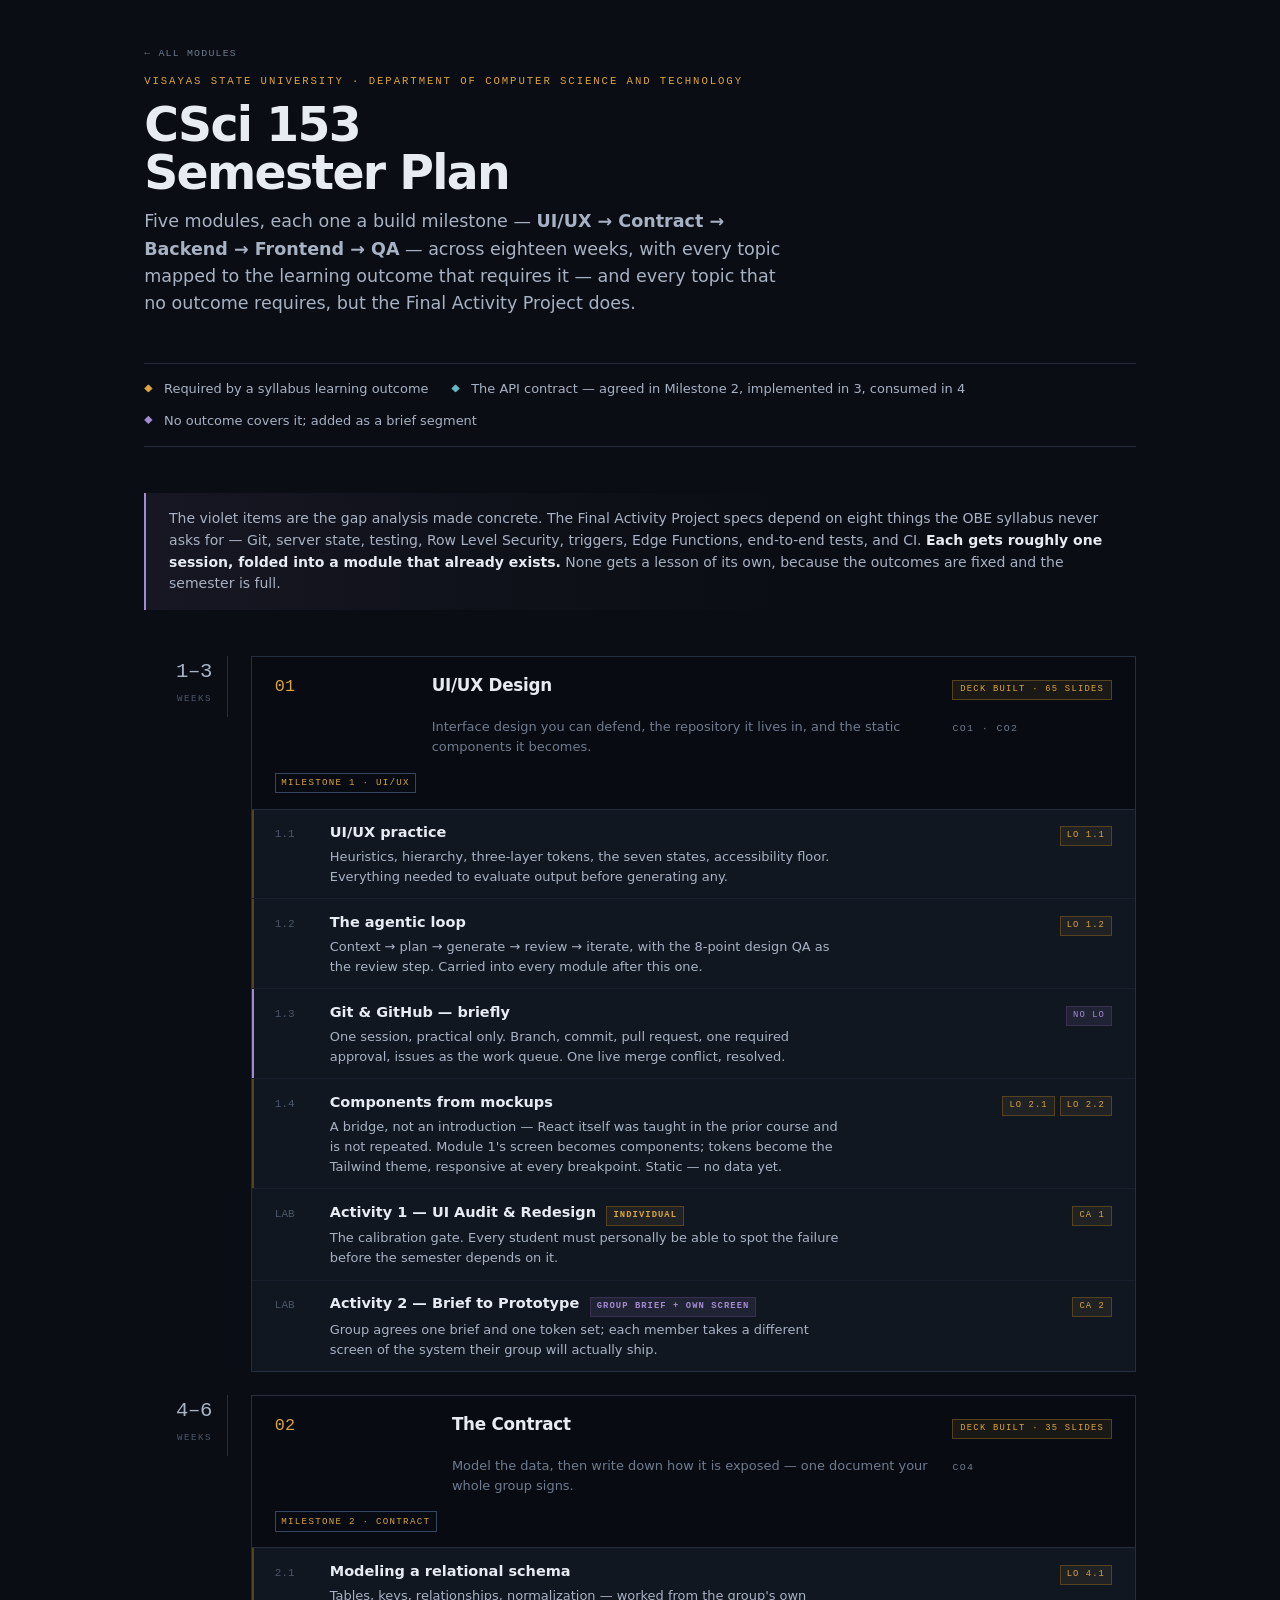
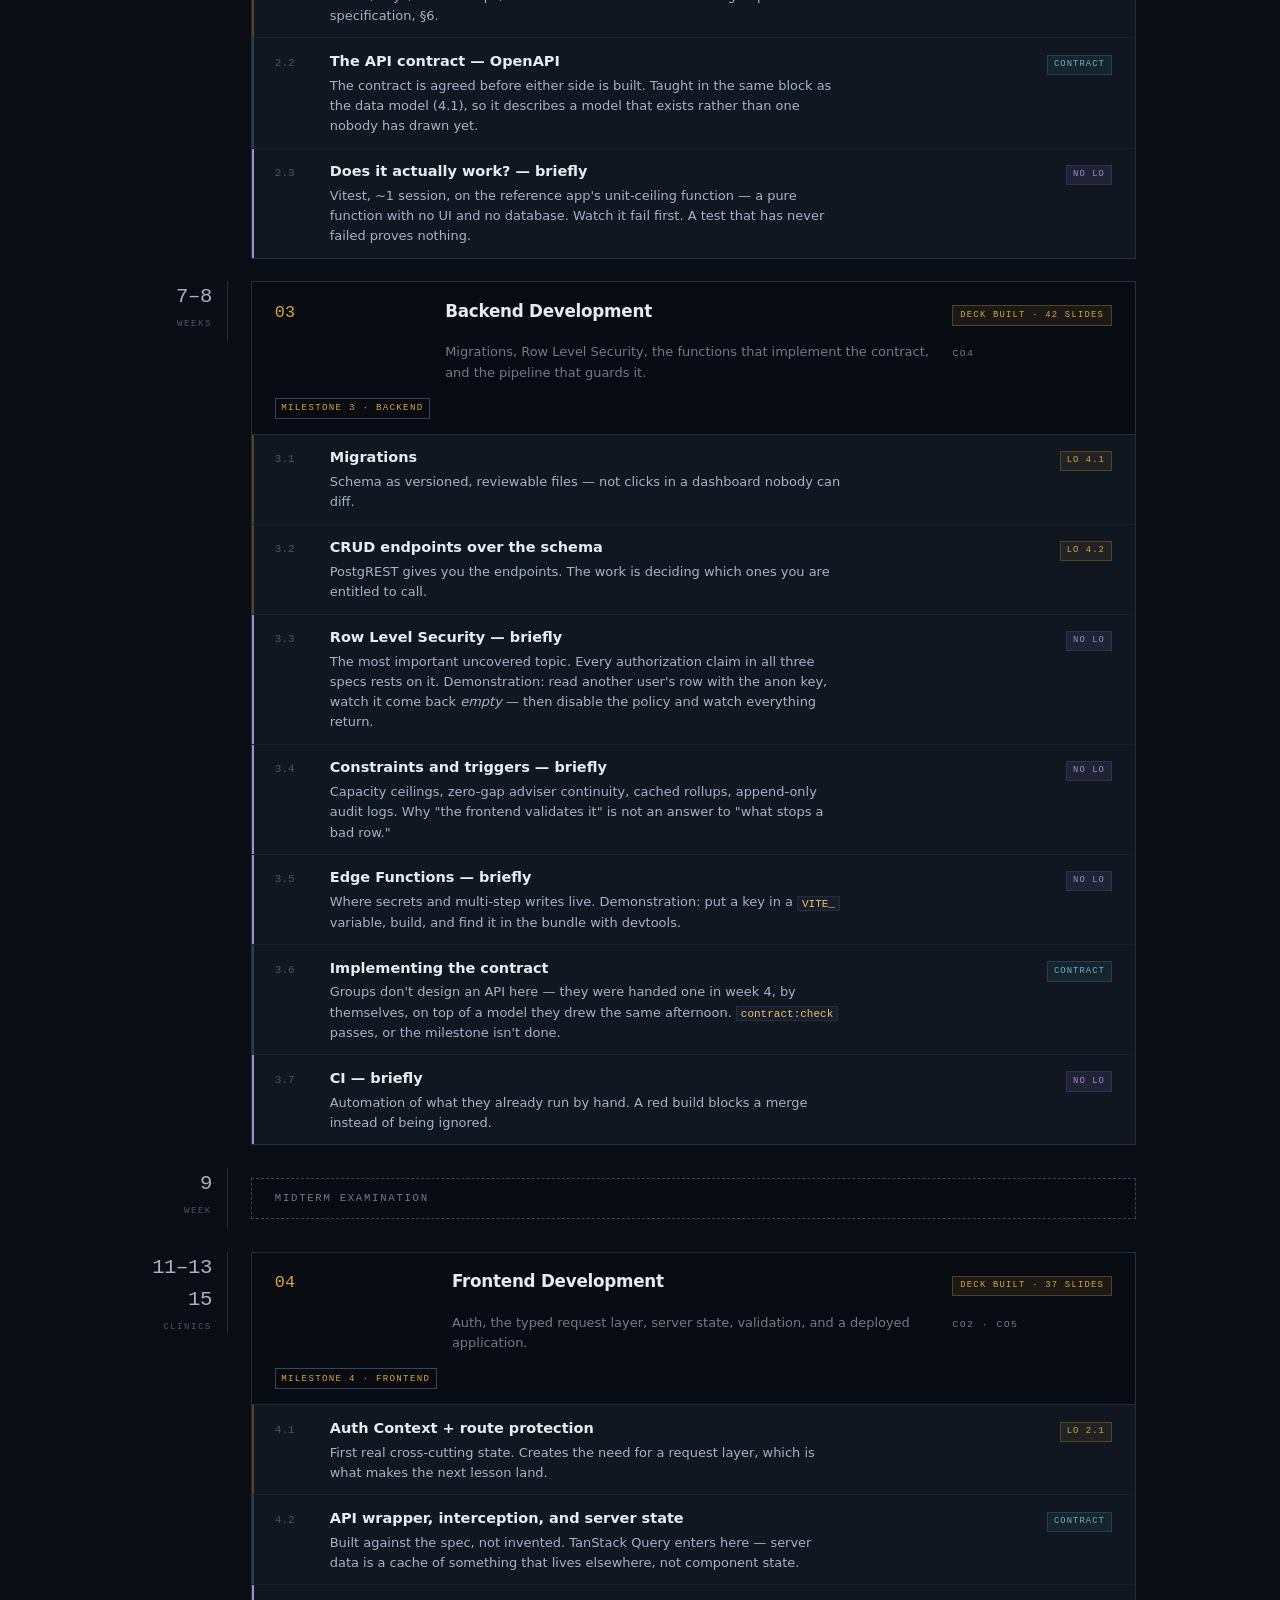
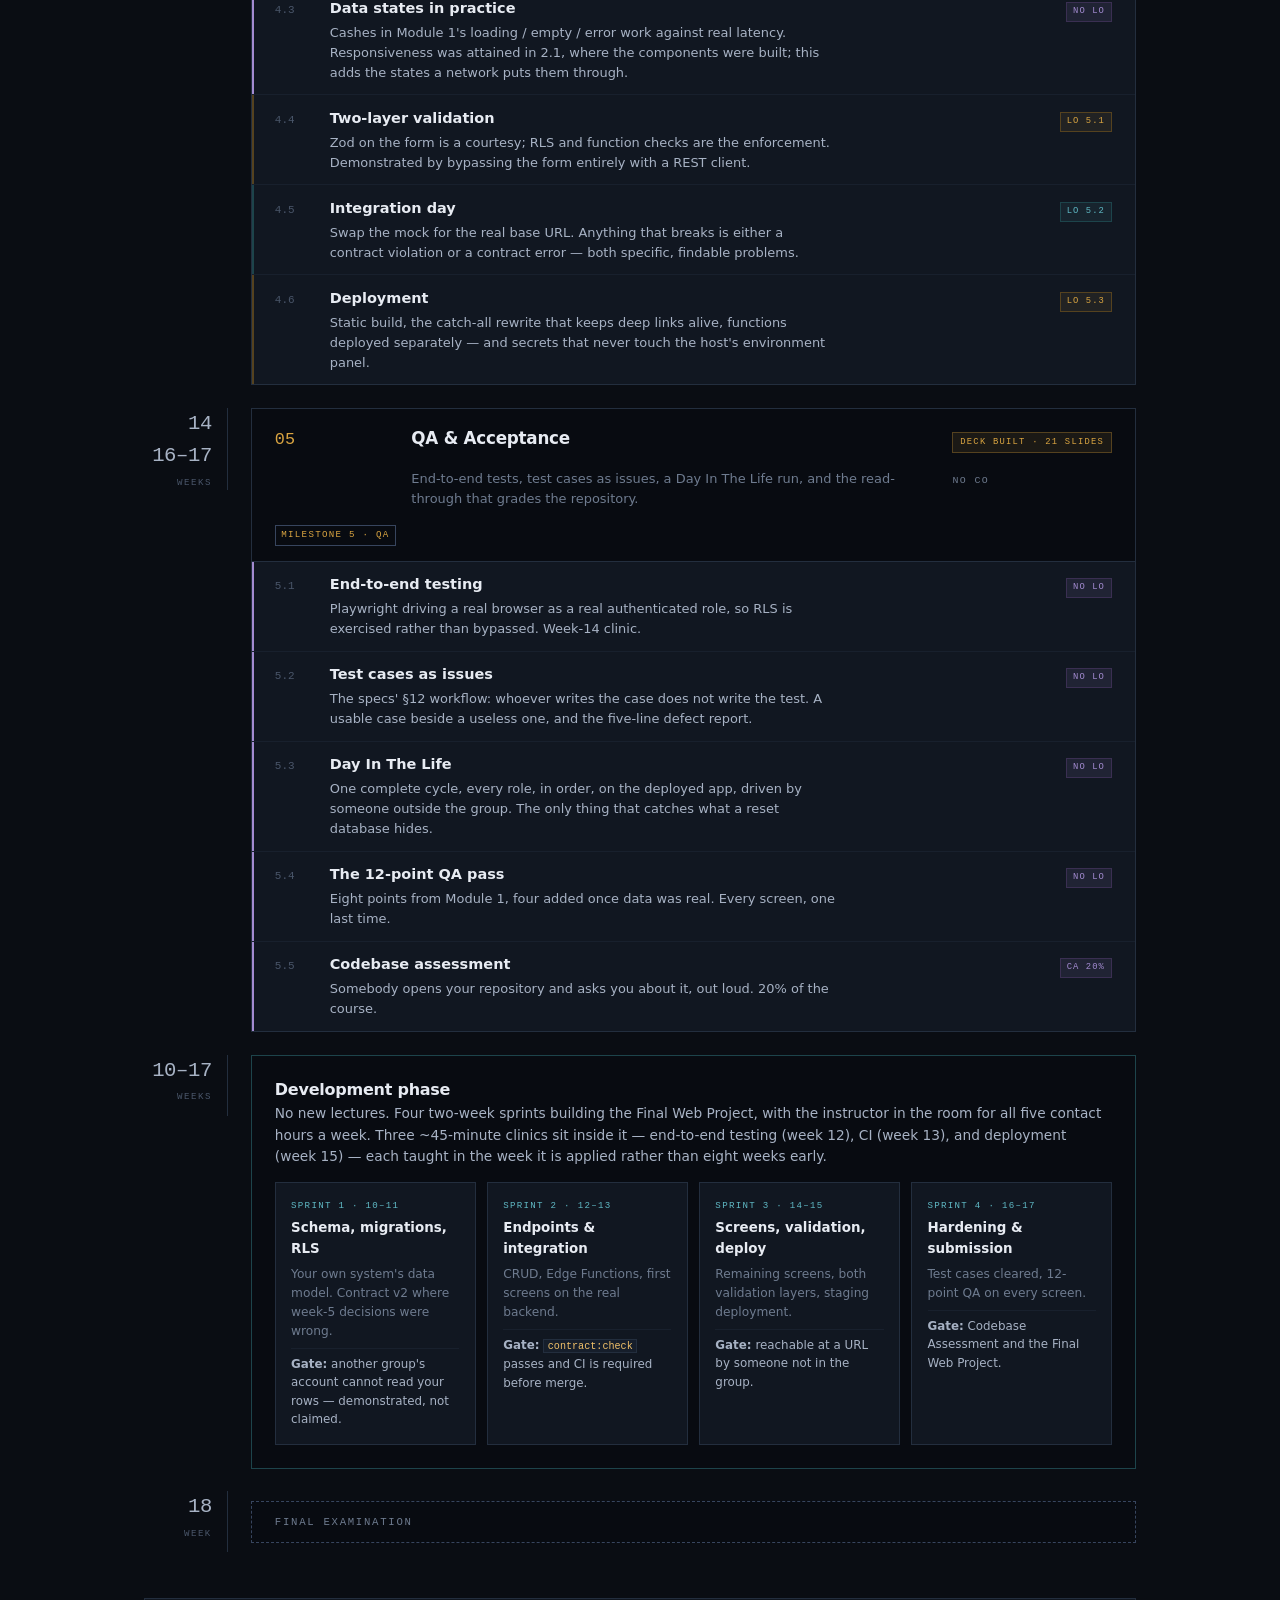
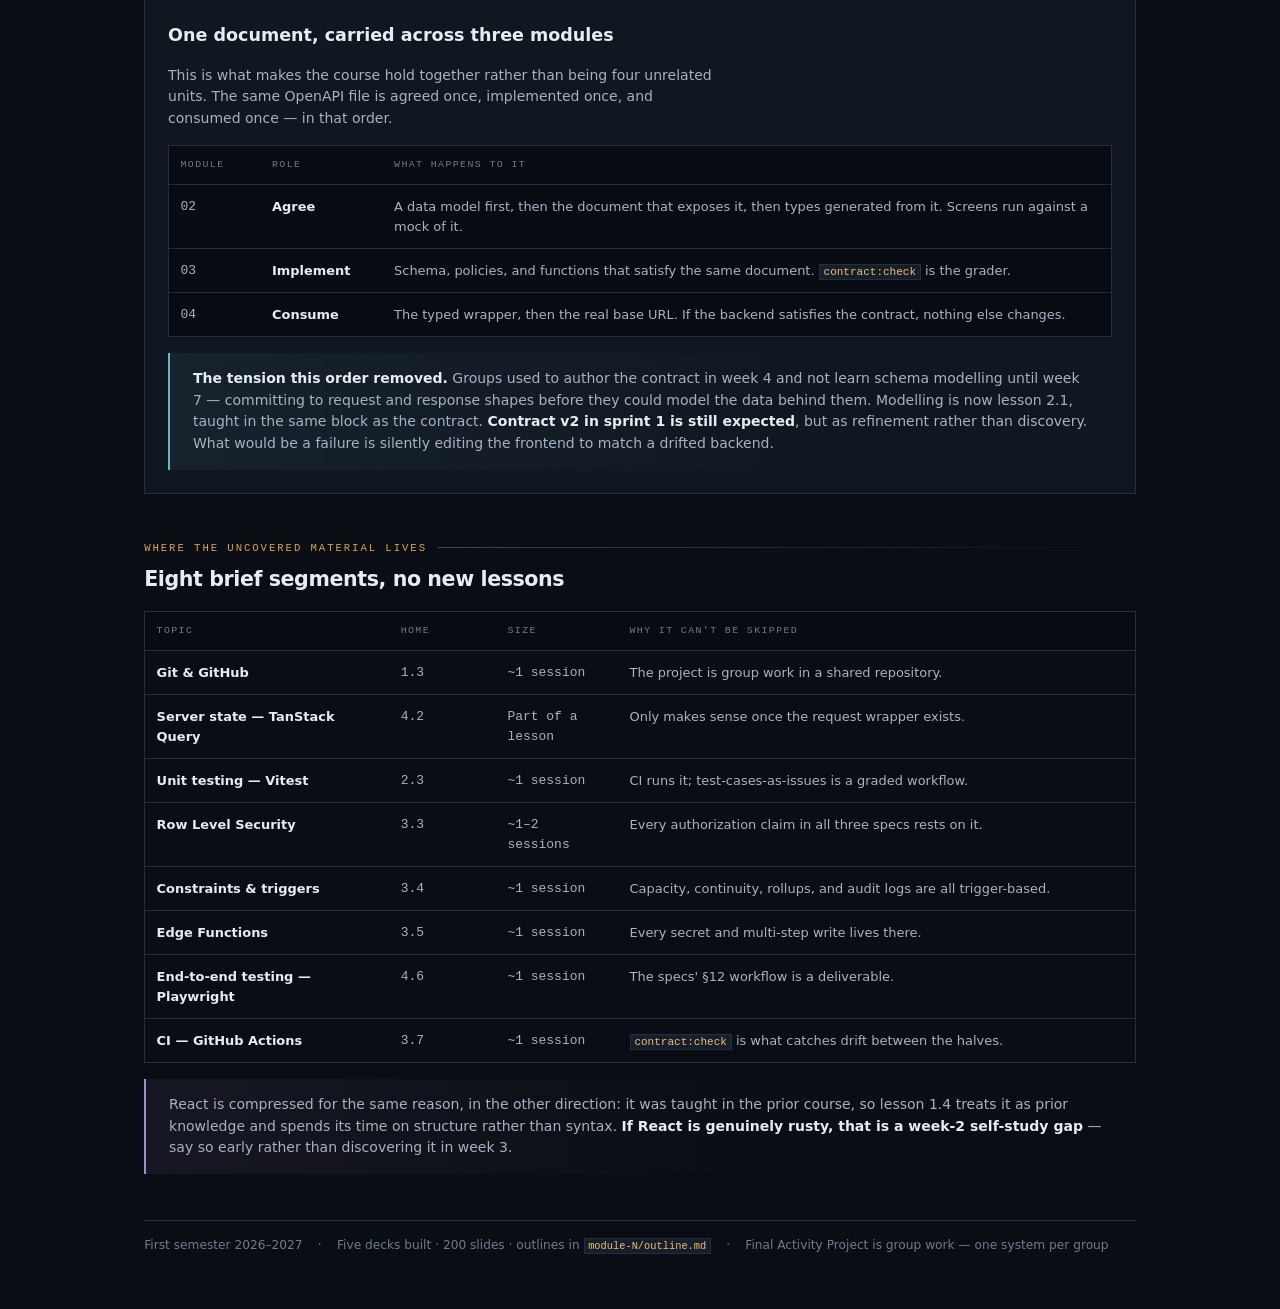
<file: plan/index.html>
<!doctype html>
<html lang="en">
<head>
<meta charset="utf-8">
<meta name="viewport" content="width=device-width, initial-scale=1">
<title>CSci 153 — Semester Plan</title>
<meta name="description" content="All four CSci 153 modules — UI/UX, Contract, Backend, Frontend — with every topic mapped to its syllabus learning outcome, plus the topics no outcome covers.">
<link rel="stylesheet" href="../shared/deck.css">
<style>
/* Page-specific only. Tokens, .eyebrow, .callout, .table-wrap and the type
   scale all come from shared/deck.css — this file adds the semester ruler,
   the lesson rows, and one extra signal colour. */

:root {
  /* third signal: material added beyond the syllabus LOs */
  --violet:     #A38BD1;
  --violet-dim: #3A2F52;
}

body { overflow: auto; }

.page {
  max-width: 68rem;
  margin: 0 auto;
  padding: var(--s7) var(--s5) var(--s8);
  display: flex;
  flex-direction: column;
  gap: var(--s7);
}

.masthead { display: flex; flex-direction: column; gap: var(--s3); }
.masthead h1 {
  font-size: clamp(2rem, 5vw, 3.1rem);
  line-height: 1.02;
  letter-spacing: -0.035em;
}
.masthead .lede { max-width: 58ch; }

.back {
  font-family: var(--mono); font-size: 0.65rem; letter-spacing: 0.12em;
  text-transform: uppercase; color: var(--text-3); text-decoration: none;
  align-self: flex-start;
}
.back:hover { color: var(--accent); }

/* ---------- legend ---------- */
.legend {
  display: flex; flex-wrap: wrap; gap: var(--s3) var(--s5);
  border-top: 1px solid var(--line); border-bottom: 1px solid var(--line);
  padding: var(--s4) 0;
}
.legend__item {
  display: flex; align-items: baseline; gap: var(--s3);
  font-size: 0.85rem; color: var(--text-2);
}
.key {
  display: inline-block; width: 0.55rem; height: 0.55rem; flex: none;
  transform: translateY(-0.05em);
  clip-path: polygon(50% 0, 100% 50%, 50% 100%, 0 50%);
}
.key--brass  { background: var(--brass); }
.key--cyan   { background: var(--cyan); }
.key--violet { background: var(--violet); }

/* ---------- the week ruler ---------- */
.timeline { display: flex; flex-direction: column; gap: var(--s5); }

.block {
  display: grid; grid-template-columns: 5.5rem 1fr;
  gap: var(--s5); align-items: start;
}

.weeks {
  position: sticky; top: var(--s4);
  font-family: var(--mono); font-variant-numeric: tabular-nums;
  text-align: right; padding-right: var(--s4);
  border-right: 1px solid var(--line);
  display: flex; flex-direction: column; gap: var(--s1);
  min-height: 4rem;
}
.weeks__n { font-size: 1.35rem; color: var(--text-2); letter-spacing: -0.02em; }
.weeks__l {
  font-size: 0.6rem; letter-spacing: 0.16em;
  text-transform: uppercase; color: var(--text-4);
}

.mod__ms {
  font-family: var(--mono); font-size: 0.6rem; letter-spacing: 0.14em;
  text-transform: uppercase; color: var(--accent);
  border: 1px solid var(--line-loud); padding: 0.25em 0.6em;
  justify-self: start; white-space: nowrap;
}

/* ---------- module panel ---------- */
.mod { border: 1px solid var(--line); background: var(--panel); }
.mod__head {
  display: grid; grid-template-columns: auto 1fr auto;
  gap: var(--s4); align-items: baseline;
  padding: var(--s4) var(--s5);
  border-bottom: 1px solid var(--line); background: var(--sunk);
}
.mod__n {
  font-family: var(--mono); font-size: 1.1rem;
  color: var(--brass); font-variant-numeric: tabular-nums;
}
.mod__t { font-size: 1.1rem; letter-spacing: -0.015em; }
.mod__s { font-size: 0.85rem; color: var(--text-3); grid-column: 2; margin-top: 0.1rem; }
.mod__co {
  font-family: var(--mono); font-size: 0.65rem; letter-spacing: 0.14em;
  text-transform: uppercase; color: var(--text-3); white-space: nowrap;
}

.status {
  font-family: var(--mono); font-size: 0.58rem; letter-spacing: 0.14em;
  text-transform: uppercase; padding: 0.15rem 0.45rem;
  border: 1px solid var(--line-loud); color: var(--text-3); white-space: nowrap;
}
.status--ready {
  border-color: var(--brass-dim); color: var(--brass);
  background: rgba(217, 164, 65, 0.09);
}

/* ---------- lesson rows ---------- */
.lessons { display: flex; flex-direction: column; }
.lesson {
  display: grid; grid-template-columns: 2.6rem 1fr 7.5rem;
  gap: var(--s4); align-items: baseline;
  padding: var(--s3) var(--s5);
  border-bottom: 1px solid var(--line-soft);
}
.lesson:last-child { border-bottom: 0; }
.lesson__n {
  font-family: var(--mono); font-size: 0.72rem;
  color: var(--text-4); font-variant-numeric: tabular-nums;
}
.lesson__t { font-size: 0.95rem; font-weight: 600; }
.lesson__b {
  font-size: 0.85rem; color: var(--text-2);
  margin-top: 0.15rem; max-width: 62ch;
}
.lesson__tag { justify-self: end; }

/* signal rails, so the encoding reads while scanning */
.lesson--lo    { box-shadow: inset 2px 0 0 var(--brass-dim); }
.lesson--spine { box-shadow: inset 2px 0 0 var(--cyan-dim); }
.lesson--added { box-shadow: inset 2px 0 0 var(--violet); }

.tag {
  display: inline-block; font-family: var(--mono); font-size: 0.58rem;
  letter-spacing: 0.12em; text-transform: uppercase;
  padding: 0.15rem 0.4rem; border: 1px solid; white-space: nowrap;
}
.tag--lo    { border-color: var(--brass-dim);  color: var(--brass);  background: rgba(217, 164, 65, 0.08); }
.tag--spine { border-color: var(--cyan-dim);   color: var(--cyan);   background: rgba(95, 184, 196, 0.08); }
.tag--added { border-color: var(--violet-dim); color: var(--violet); background: rgba(163, 139, 209, 0.10); }

/* ---------- exam markers ---------- */
.exam { display: grid; grid-template-columns: 5.5rem 1fr; gap: var(--s5); align-items: center; }
.exam__bar {
  border: 1px dashed var(--line-loud); background: var(--sunk);
  padding: var(--s3) var(--s5);
  font-family: var(--mono); font-size: 0.7rem; letter-spacing: 0.16em;
  text-transform: uppercase; color: var(--text-3);
}

/* ---------- development phase ---------- */
.dev { display: grid; grid-template-columns: 5.5rem 1fr; gap: var(--s5); align-items: start; }
.dev__body {
  border: 1px solid var(--cyan-dim); background: var(--sunk);
  padding: var(--s5); display: flex; flex-direction: column; gap: var(--s4);
}
.dev__t { font-size: 1.05rem; font-weight: 600; letter-spacing: -0.015em; }
.dev__s { font-size: 0.9rem; color: var(--text-2); }
.dev__sprints { display: grid; grid-template-columns: repeat(4, 1fr); gap: var(--s3); }
@media (max-width: 52rem) { .dev__sprints { grid-template-columns: 1fr 1fr; } }
.sprint {
  border: 1px solid var(--line); background: var(--panel); padding: var(--s4);
  display: flex; flex-direction: column; gap: 0.35rem;
}
.sprint__n {
  font-family: var(--mono); font-size: 0.6rem; letter-spacing: 0.14em;
  text-transform: uppercase; color: var(--cyan);
}
.sprint__t { font-size: 0.88rem; font-weight: 600; }
.sprint__b { font-size: 0.8rem; color: var(--text-3); }
.sprint__g { font-size: 0.78rem; color: var(--text-2); border-top: 1px solid var(--line-soft); padding-top: 0.35rem; margin-top: 0.15rem; }
@media (max-width: 40rem) { .dev { grid-template-columns: 1fr; } }

/* ---------- callouts + sections ---------- */
.note {
  border-left: 2px solid var(--cyan);
  background: linear-gradient(to right, rgba(95, 184, 196, 0.07), transparent 65%);
  padding: var(--s4) var(--s5); color: var(--text-2); font-size: 0.92rem;
}
.note b { color: var(--text); }
.note--violet {
  border-left-color: var(--violet);
  background: linear-gradient(to right, rgba(163, 139, 209, 0.08), transparent 65%);
}

.spine {
  border: 1px solid var(--line); background: var(--panel);
  padding: var(--s5); display: flex; flex-direction: column; gap: var(--s4);
}
.spine h2 { font-size: 1.15rem; }
.spine__flow { overflow-x: auto; border: 1px solid var(--line); background: var(--sunk); }
.spine__flow table { min-width: 34rem; }

.wrap { overflow-x: auto; border: 1px solid var(--line); }

section { display: flex; flex-direction: column; gap: var(--s4); }
.section__head { display: flex; flex-direction: column; gap: var(--s2); }
.section__head h2 { font-size: 1.35rem; letter-spacing: -0.02em; }

.foot {
  border-top: 1px solid var(--line); padding-top: var(--s4);
  font-size: 0.8rem; color: var(--text-3);
  display: flex; flex-wrap: wrap; gap: var(--s2) var(--s4);
}

@media (max-width: 46rem) {
  .block, .exam { grid-template-columns: 1fr; }
  .weeks {
    position: static; flex-direction: row; align-items: baseline; gap: var(--s3);
    text-align: left; border-right: 0; border-bottom: 1px solid var(--line);
    padding: 0 0 var(--s2) 0; min-height: 0;
  }
  .lesson { grid-template-columns: 2.2rem 1fr; }
  .lesson__tag { grid-column: 2; justify-self: start; margin-top: var(--s2); }
  .mod__head { grid-template-columns: auto 1fr; }
  .mod__co { grid-column: 2; }
}
</style>
</head>
<body>
<div class="page">

  <header class="masthead">
    <a class="back" href="../index.html">← All modules</a>
    <span class="eyebrow eyebrow--plain">Visayas State University · Department of Computer Science and Technology</span>
    <h1>CSci 153<br>Semester Plan</h1>
    <p class="lede">Five modules, each one a build milestone — <b>UI/UX → Contract → Backend →
      Frontend → QA</b> — across eighteen weeks, with every topic mapped to the
      learning outcome that requires it — and every topic that no outcome requires, but the
      Final Activity Project does.</p>
  </header>

  <div class="legend">
    <span class="legend__item"><i class="key key--brass"></i> Required by a syllabus learning outcome</span>
    <span class="legend__item"><i class="key key--cyan"></i> The API contract — agreed in Milestone 2, implemented in 3, consumed in 4</span>
    <span class="legend__item"><i class="key key--violet"></i> No outcome covers it; added as a brief segment</span>
  </div>

  <p class="note note--violet">The violet items are the gap analysis made concrete. The Final
    Activity Project specs depend on eight things the OBE syllabus never asks for — Git, server
    state, testing, Row Level Security, triggers, Edge Functions, end-to-end tests, and CI.
    <b>Each gets roughly one session, folded into a module that already exists.</b> None gets a
    lesson of its own, because the outcomes are fixed and the semester is full.</p>

  <div class="timeline">

    <!-- ===== Module 1 ===== -->
    <div class="block">
      <div class="weeks">
        <span class="weeks__n">1–3</span>
        <span class="weeks__l">Weeks</span>
      </div>
      <article class="mod">
        <div class="mod__head">
          <span class="mod__n">01</span>
          <h2 class="mod__t">UI/UX Design</h2>
          <span class="status status--ready">Deck built · 65 slides</span>
          <span class="mod__s">Interface design you can defend, the repository it lives in, and the static components it becomes.</span>
          <span class="mod__co">CO1 · CO2</span>
          <span class="mod__ms">Milestone 1 · UI/UX</span>
        </div>
        <ul class="lessons">
          <li class="lesson lesson--lo">
            <span class="lesson__n">1.1</span>
            <span>
              <span class="lesson__t">UI/UX practice</span>
              <p class="lesson__b">Heuristics, hierarchy, three-layer tokens, the seven states, accessibility floor. Everything needed to evaluate output before generating any.</p>
            </span>
            <span class="lesson__tag"><span class="tag tag--lo">LO 1.1</span></span>
          </li>
          <li class="lesson lesson--lo">
            <span class="lesson__n">1.2</span>
            <span>
              <span class="lesson__t">The agentic loop</span>
              <p class="lesson__b">Context → plan → generate → review → iterate, with the 8-point design QA as the review step. Carried into every module after this one.</p>
            </span>
            <span class="lesson__tag"><span class="tag tag--lo">LO 1.2</span></span>
          </li>
          <li class="lesson lesson--added">
            <span class="lesson__n">1.3</span>
            <span>
              <span class="lesson__t">Git &amp; GitHub — briefly</span>
              <p class="lesson__b">One session, practical only. Branch, commit, pull request, one required approval, issues as the work queue. One live merge conflict, resolved.</p>
            </span>
            <span class="lesson__tag"><span class="tag tag--added">No LO</span></span>
          </li>
          <li class="lesson lesson--lo">
            <span class="lesson__n">1.4</span>
            <span>
              <span class="lesson__t">Components from mockups</span>
              <p class="lesson__b">A bridge, not an introduction — React itself was taught in the prior course and is not repeated. Module 1's screen becomes components; tokens become the Tailwind theme, responsive at every breakpoint. Static — no data yet.</p>
            </span>
            <span class="lesson__tag"><span class="tag tag--lo">LO 2.1</span> <span class="tag tag--lo">LO 2.2</span></span>
          </li>
          <li class="lesson">
            <span class="lesson__n">LAB</span>
            <span>
              <span class="lesson__t">Activity 1 — UI Audit &amp; Redesign <span class="tag tag--lo" style="margin-left:0.35rem">Individual</span></span>
              <p class="lesson__b">The calibration gate. Every student must personally be able to spot the failure before the semester depends on it.</p>
            </span>
            <span class="lesson__tag"><span class="tag tag--lo">CA 1</span></span>
          </li>
          <li class="lesson">
            <span class="lesson__n">LAB</span>
            <span>
              <span class="lesson__t">Activity 2 — Brief to Prototype <span class="tag tag--added" style="margin-left:0.35rem">Group brief + own screen</span></span>
              <p class="lesson__b">Group agrees one brief and one token set; each member takes a different screen of the system their group will actually ship.</p>
            </span>
            <span class="lesson__tag"><span class="tag tag--lo">CA 2</span></span>
          </li>
        </ul>
      </article>
    </div>

    <!-- ===== Module 2 ===== -->
    <div class="block">
      <div class="weeks">
        <span class="weeks__n">4–6</span>
        <span class="weeks__l">Weeks</span>
      </div>
      <article class="mod">
        <div class="mod__head">
          <span class="mod__n">02</span>
          <h2 class="mod__t">The Contract</h2>
          <span class="status status--ready">Deck built · 35 slides</span>
          <span class="mod__s">Model the data, then write down how it is exposed — one document your whole group signs.</span>
          <span class="mod__co">CO4</span>
          <span class="mod__ms">Milestone 2 · Contract</span>
        </div>
        <ul class="lessons">
          <li class="lesson lesson--lo">
            <span class="lesson__n">2.1</span>
            <span>
              <span class="lesson__t">Modeling a relational schema</span>
              <p class="lesson__b">Tables, keys, relationships, normalization — worked from the group's own specification, §6.</p>
            </span>
            <span class="lesson__tag"><span class="tag tag--lo">LO 4.1</span></span>
          </li>
          <li class="lesson lesson--spine">
            <span class="lesson__n">2.2</span>
            <span>
              <span class="lesson__t">The API contract — OpenAPI</span>
              <p class="lesson__b">The contract is agreed before either side is built. Taught in the same block as the data model (4.1), so it describes a model that exists rather than one nobody has drawn yet.</p>
            </span>
            <span class="lesson__tag"><span class="tag tag--spine">Contract</span></span>
          </li>
          <li class="lesson lesson--added">
            <span class="lesson__n">2.3</span>
            <span>
              <span class="lesson__t">Does it actually work? — briefly</span>
              <p class="lesson__b">Vitest, ~1 session, on the reference app's unit-ceiling function — a pure function with no UI and no database. Watch it fail first. A test that has never failed proves nothing.</p>
            </span>
            <span class="lesson__tag"><span class="tag tag--added">No LO</span></span>
          </li>
        </ul>
      </article>
    </div>

    <!-- ===== Module 3 ===== -->
    <div class="block">
      <div class="weeks">
        <span class="weeks__n">7–8</span>
        <span class="weeks__l">Weeks</span>
      </div>
      <article class="mod">
        <div class="mod__head">
          <span class="mod__n">03</span>
          <h2 class="mod__t">Backend Development</h2>
          <span class="status status--ready">Deck built · 42 slides</span>
          <span class="mod__s">Migrations, Row Level Security, the functions that implement the contract, and the pipeline that guards it.</span>
          <span class="mod__co">CO4</span>
          <span class="mod__ms">Milestone 3 · Backend</span>
        </div>
        <ul class="lessons">
          <li class="lesson lesson--lo">
            <span class="lesson__n">3.1</span>
            <span>
              <span class="lesson__t">Migrations</span>
              <p class="lesson__b">Schema as versioned, reviewable files — not clicks in a dashboard nobody can diff.</p>
            </span>
            <span class="lesson__tag"><span class="tag tag--lo">LO 4.1</span></span>
          </li>
          <li class="lesson lesson--lo">
            <span class="lesson__n">3.2</span>
            <span>
              <span class="lesson__t">CRUD endpoints over the schema</span>
              <p class="lesson__b">PostgREST gives you the endpoints. The work is deciding which ones you are entitled to call.</p>
            </span>
            <span class="lesson__tag"><span class="tag tag--lo">LO 4.2</span></span>
          </li>
          <li class="lesson lesson--added">
            <span class="lesson__n">3.3</span>
            <span>
              <span class="lesson__t">Row Level Security — briefly</span>
              <p class="lesson__b">The most important uncovered topic. Every authorization claim in all three specs rests on it. Demonstration: read another user's row with the anon key, watch it come back <em>empty</em> — then disable the policy and watch everything return.</p>
            </span>
            <span class="lesson__tag"><span class="tag tag--added">No LO</span></span>
          </li>
          <li class="lesson lesson--added">
            <span class="lesson__n">3.4</span>
            <span>
              <span class="lesson__t">Constraints and triggers — briefly</span>
              <p class="lesson__b">Capacity ceilings, zero-gap adviser continuity, cached rollups, append-only audit logs. Why "the frontend validates it" is not an answer to "what stops a bad row."</p>
            </span>
            <span class="lesson__tag"><span class="tag tag--added">No LO</span></span>
          </li>
          <li class="lesson lesson--added">
            <span class="lesson__n">3.5</span>
            <span>
              <span class="lesson__t">Edge Functions — briefly</span>
              <p class="lesson__b">Where secrets and multi-step writes live. Demonstration: put a key in a <code>VITE_</code> variable, build, and find it in the bundle with devtools.</p>
            </span>
            <span class="lesson__tag"><span class="tag tag--added">No LO</span></span>
          </li>
          <li class="lesson lesson--spine">
            <span class="lesson__n">3.6</span>
            <span>
              <span class="lesson__t">Implementing the contract</span>
              <p class="lesson__b">Groups don't design an API here — they were handed one in week 4, by themselves, on top of a model they drew the same afternoon. <code>contract:check</code> passes, or the milestone isn't done.</p>
            </span>
            <span class="lesson__tag"><span class="tag tag--spine">Contract</span></span>
          </li>
          <li class="lesson lesson--added">
            <span class="lesson__n">3.7</span>
            <span>
              <span class="lesson__t">CI — briefly</span>
              <p class="lesson__b">Automation of what they already run by hand. A red build blocks a merge instead of being ignored.</p>
            </span>
            <span class="lesson__tag"><span class="tag tag--added">No LO</span></span>
          </li>
        </ul>
      </article>
    </div>


    <div class="exam">
      <div class="weeks"><span class="weeks__n">9</span><span class="weeks__l">Week</span></div>
      <div class="exam__bar">Midterm examination</div>
    </div>

    <!-- ===== Module 4 ===== -->
    <div class="block">
      <div class="weeks">
        <span class="weeks__n">11–13<br>15</span>
        <span class="weeks__l">Clinics</span>
      </div>
      <article class="mod">
        <div class="mod__head">
          <span class="mod__n">04</span>
          <h2 class="mod__t">Frontend Development</h2>
          <span class="status status--ready">Deck built · 37 slides</span>
          <span class="mod__s">Auth, the typed request layer, server state, validation, and a deployed application.</span>
          <span class="mod__co">CO2 · CO5</span>
          <span class="mod__ms">Milestone 4 · Frontend</span>
        </div>
        <ul class="lessons">
          <li class="lesson lesson--lo">
            <span class="lesson__n">4.1</span>
            <span>
              <span class="lesson__t">Auth Context + route protection</span>
              <p class="lesson__b">First real cross-cutting state. Creates the need for a request layer, which is what makes the next lesson land.</p>
            </span>
            <span class="lesson__tag"><span class="tag tag--lo">LO 2.1</span></span>
          </li>
          <li class="lesson lesson--spine">
            <span class="lesson__n">4.2</span>
            <span>
              <span class="lesson__t">API wrapper, interception, and server state</span>
              <p class="lesson__b">Built against the spec, not invented. TanStack Query enters here — server data is a cache of something that lives elsewhere, not component state.</p>
            </span>
            <span class="lesson__tag"><span class="tag tag--spine">Contract</span></span>
          </li>
          <li class="lesson lesson--added">
            <span class="lesson__n">4.3</span>
            <span>
              <span class="lesson__t">Data states in practice</span>
              <p class="lesson__b">Cashes in Module 1's loading / empty / error work against real latency. Responsiveness was attained in 2.1, where the components were built; this adds the states a network puts them through.</p>
            </span>
            <span class="lesson__tag"><span class="tag tag--added">No LO</span></span>
          </li>
          <li class="lesson lesson--lo">
            <span class="lesson__n">4.4</span>
            <span>
              <span class="lesson__t">Two-layer validation</span>
              <p class="lesson__b">Zod on the form is a courtesy; RLS and function checks are the enforcement. Demonstrated by bypassing the form entirely with a REST client.</p>
            </span>
            <span class="lesson__tag"><span class="tag tag--lo">LO 5.1</span></span>
          </li>
          <li class="lesson lesson--spine">
            <span class="lesson__n">4.5</span>
            <span>
              <span class="lesson__t">Integration day</span>
              <p class="lesson__b">Swap the mock for the real base URL. Anything that breaks is either a contract violation or a contract error — both specific, findable problems.</p>
            </span>
            <span class="lesson__tag"><span class="tag tag--spine">LO 5.2</span></span>
          </li>
          <li class="lesson lesson--lo">
            <span class="lesson__n">4.6</span>
            <span>
              <span class="lesson__t">Deployment</span>
              <p class="lesson__b">Static build, the catch-all rewrite that keeps deep links alive, functions deployed separately — and secrets that never touch the host's environment panel.</p>
            </span>
            <span class="lesson__tag"><span class="tag tag--lo">LO 5.3</span></span>
          </li>
        </ul>
      </article>
    </div>

        <!-- ===== Module 5 ===== -->
    <div class="block">
      <div class="weeks">
        <span class="weeks__n">14<br>16–17</span>
        <span class="weeks__l">Weeks</span>
      </div>
      <article class="mod">
        <div class="mod__head">
          <span class="mod__n">05</span>
          <h2 class="mod__t">QA &amp; Acceptance</h2>
          <span class="status status--ready">Deck built · 21 slides</span>
          <span class="mod__s">End-to-end tests, test cases as issues, a Day In The Life run, and the read-through that grades the repository.</span>
          <span class="mod__co">No CO</span>
          <span class="mod__ms">Milestone 5 · QA</span>
        </div>
        <ul class="lessons">
          <li class="lesson lesson--added">
            <span class="lesson__n">5.1</span>
            <span>
              <span class="lesson__t">End-to-end testing</span>
              <p class="lesson__b">Playwright driving a real browser as a real authenticated role, so RLS is exercised rather than bypassed. Week-14 clinic.</p>
            </span>
            <span class="lesson__tag"><span class="tag tag--added">No LO</span></span>
          </li>
          <li class="lesson lesson--added">
            <span class="lesson__n">5.2</span>
            <span>
              <span class="lesson__t">Test cases as issues</span>
              <p class="lesson__b">The specs' §12 workflow: whoever writes the case does not write the test. A usable case beside a useless one, and the five-line defect report.</p>
            </span>
            <span class="lesson__tag"><span class="tag tag--added">No LO</span></span>
          </li>
          <li class="lesson lesson--added">
            <span class="lesson__n">5.3</span>
            <span>
              <span class="lesson__t">Day In The Life</span>
              <p class="lesson__b">One complete cycle, every role, in order, on the deployed app, driven by someone outside the group. The only thing that catches what a reset database hides.</p>
            </span>
            <span class="lesson__tag"><span class="tag tag--added">No LO</span></span>
          </li>
          <li class="lesson lesson--added">
            <span class="lesson__n">5.4</span>
            <span>
              <span class="lesson__t">The 12-point QA pass</span>
              <p class="lesson__b">Eight points from Module 1, four added once data was real. Every screen, one last time.</p>
            </span>
            <span class="lesson__tag"><span class="tag tag--added">No LO</span></span>
          </li>
          <li class="lesson lesson--added">
            <span class="lesson__n">5.5</span>
            <span>
              <span class="lesson__t">Codebase assessment</span>
              <p class="lesson__b">Somebody opens your repository and asks you about it, out loud. 20% of the course.</p>
            </span>
            <span class="lesson__tag"><span class="tag tag--added">CA 20%</span></span>
          </li>
        </ul>
      </article>
    </div>

<!-- ===== development phase ===== -->
    <div class="dev">
      <div class="weeks">
        <span class="weeks__n">10–17</span>
        <span class="weeks__l">Weeks</span>
      </div>
      <div class="dev__body">
        <div>
          <div class="dev__t">Development phase</div>
          <p class="dev__s">No new lectures. Four two-week sprints building the Final Web Project,
            with the instructor in the room for all five contact hours a week. Three ~45-minute
            clinics sit inside it — end-to-end testing (week 12), CI (week 13), and deployment
            (week 15) — each taught in the week it is applied rather than eight weeks early.</p>
        </div>
        <div class="dev__sprints">
          <div class="sprint">
            <span class="sprint__n">Sprint 1 · 10–11</span>
            <span class="sprint__t">Schema, migrations, RLS</span>
            <span class="sprint__b">Your own system's data model. Contract v2 where week-5 decisions were wrong.</span>
            <span class="sprint__g"><b>Gate:</b> another group's account cannot read your rows — demonstrated, not claimed.</span>
          </div>
          <div class="sprint">
            <span class="sprint__n">Sprint 2 · 12–13</span>
            <span class="sprint__t">Endpoints &amp; integration</span>
            <span class="sprint__b">CRUD, Edge Functions, first screens on the real backend.</span>
            <span class="sprint__g"><b>Gate:</b> <code>contract:check</code> passes and CI is required before merge.</span>
          </div>
          <div class="sprint">
            <span class="sprint__n">Sprint 3 · 14–15</span>
            <span class="sprint__t">Screens, validation, deploy</span>
            <span class="sprint__b">Remaining screens, both validation layers, staging deployment.</span>
            <span class="sprint__g"><b>Gate:</b> reachable at a URL by someone not in the group.</span>
          </div>
          <div class="sprint">
            <span class="sprint__n">Sprint 4 · 16–17</span>
            <span class="sprint__t">Hardening &amp; submission</span>
            <span class="sprint__b">Test cases cleared, 12-point QA on every screen.</span>
            <span class="sprint__g"><b>Gate:</b> Codebase Assessment and the Final Web Project.</span>
          </div>
        </div>
      </div>
    </div>

    <div class="exam">
      <div class="weeks"><span class="weeks__n">18</span><span class="weeks__l">Week</span></div>
      <div class="exam__bar">Final examination</div>
    </div>

  </div>

  <!-- ===== the spine ===== -->
  <section class="spine">
    <h2>One document, carried across three modules</h2>
    <p style="color:var(--text-2);font-size:0.92rem;max-width:62ch">This is what makes the
      course hold together rather than being four unrelated units. The same OpenAPI file is
      agreed once, implemented once, and consumed once — in that order.</p>
    <div class="spine__flow">
      <table>
        <thead>
          <tr><th style="width:6rem">Module</th><th style="width:8rem">Role</th><th>What happens to it</th></tr>
        </thead>
        <tbody>
          <tr><td class="num">02</td><td><b>Agree</b></td><td>A data model first, then the document that exposes it, then types generated from it. Screens run against a mock of it.</td></tr>
          <tr><td class="num">03</td><td><b>Implement</b></td><td>Schema, policies, and functions that satisfy the same document. <code>contract:check</code> is the grader.</td></tr>
          <tr><td class="num">04</td><td><b>Consume</b></td><td>The typed wrapper, then the real base URL. If the backend satisfies the contract, nothing else changes.</td></tr>
        </tbody>
      </table>
    </div>
    <p class="note"><b>The tension this order removed.</b> Groups used to author the contract in
      week 4 and not learn schema modelling until week 7 — committing to request and response
      shapes before they could model the data behind them. Modelling is now lesson 2.1, taught in
      the same block as the contract. <b>Contract v2 in sprint 1 is still expected</b>, but as
      refinement rather than discovery. What would be a failure is silently editing the frontend
      to match a drifted backend.</p>
  </section>

  <!-- ===== added coverage ===== -->
  <section>
    <div class="section__head">
      <span class="eyebrow">Where the uncovered material lives</span>
      <h2>Eight brief segments, no new lessons</h2>
    </div>
    <div class="wrap">
      <table>
        <thead>
          <tr><th style="width:16rem">Topic</th><th style="width:7rem">Home</th><th style="width:8rem">Size</th><th>Why it can't be skipped</th></tr>
        </thead>
        <tbody>
          <tr><td><b>Git &amp; GitHub</b></td><td class="num">1.3</td><td class="num">~1 session</td><td>The project is group work in a shared repository.</td></tr>
          <tr><td><b>Server state — TanStack Query</b></td><td class="num">4.2</td><td class="num">Part of a lesson</td><td>Only makes sense once the request wrapper exists.</td></tr>
          <tr><td><b>Unit testing — Vitest</b></td><td class="num">2.3</td><td class="num">~1 session</td><td>CI runs it; test-cases-as-issues is a graded workflow.</td></tr>
          <tr><td><b>Row Level Security</b></td><td class="num">3.3</td><td class="num">~1–2 sessions</td><td>Every authorization claim in all three specs rests on it.</td></tr>
          <tr><td><b>Constraints &amp; triggers</b></td><td class="num">3.4</td><td class="num">~1 session</td><td>Capacity, continuity, rollups, and audit logs are all trigger-based.</td></tr>
          <tr><td><b>Edge Functions</b></td><td class="num">3.5</td><td class="num">~1 session</td><td>Every secret and multi-step write lives there.</td></tr>
          <tr><td><b>End-to-end testing — Playwright</b></td><td class="num">4.6</td><td class="num">~1 session</td><td>The specs' §12 workflow is a deliverable.</td></tr>
          <tr><td><b>CI — GitHub Actions</b></td><td class="num">3.7</td><td class="num">~1 session</td><td><code>contract:check</code> is what catches drift between the halves.</td></tr>
        </tbody>
      </table>
    </div>
    <p class="note note--violet">React is compressed for the same reason, in the other direction:
      it was taught in the prior course, so lesson 1.4 treats it as prior knowledge and spends its
      time on structure rather than syntax. <b>If React is genuinely rusty, that is a week-2
      self-study gap</b> — say so early rather than discovering it in week 3.</p>
  </section>

  <footer class="foot">
    <span>First semester 2026–2027</span>
    <span>·</span>
    <span>Five decks built · 200 slides · outlines in <code>module-N/outline.md</code></span>
    <span>·</span>
    <span>Final Activity Project is group work — one system per group</span>
  </footer>

</div>
</body>
</html>
</file>
<file: shared/deck.css>
/* ============================================================
   CSci 153 — Deck design system
   Shared by every module. Edit here, rebuild all decks.
   Visual world: a measuring instrument. Ink ground, brass and
   cyan signals, ruled edges, recessed panels.
   ============================================================ */

/* ---------- 1. Tokens ---------- */
:root {
  /* ground + surfaces (neutrals biased blue-violet, not pure grey) */
  --ground:     #0A0D13;
  --sunk:       #080B11;
  --panel:      #111721;
  --panel-2:    #161E2B;
  --panel-3:    #1C2635;

  /* rules */
  --line:       #232E3E;
  --line-soft:  #18202D;
  --line-loud:  #37455E;

  /* text */
  --text:       #E7EBF2;
  --text-2:     #A7B2C4;
  --text-3:     #6E7B8F;
  --text-4:     #4A566A;

  /* signals — brass = human craft, cyan = agentic */
  --brass:      #D9A441;
  --brass-lit:  #F0C069;
  --brass-dim:  #55421F;
  --brass-ink:  #1C1608;

  --cyan:       #5FB8C4;
  --cyan-lit:   #8FDDE7;
  --cyan-dim:   #1D444B;
  --cyan-ink:   #08171A;

  /* semantic — never the same job as the section accent */
  --pass:       #57B98A;
  --pass-dim:   #16351F;
  --fail:       #E0655A;
  --fail-dim:   #3A1A18;
  --warn:       #C99A5B;

  /* the active section accent; overridden per section below */
  --accent:     var(--brass);
  --accent-lit: var(--brass-lit);
  --accent-dim: var(--brass-dim);
  --accent-ink: var(--brass-ink);

  /* type */
  --mono: ui-monospace, "JetBrains Mono", "SFMono-Regular", "Cascadia Mono", Menlo, Consolas, monospace;
  --sans: system-ui, -apple-system, "Segoe UI", Roboto, "Helvetica Neue", Arial, sans-serif;

  /* rhythm — everything spatial comes off this 4pt base */
  --s1: 0.25rem; --s2: 0.5rem;  --s3: 0.75rem; --s4: 1rem;
  --s5: 1.5rem; --s6: 2rem;     --s7: 3rem;    --s8: 4rem;

  --rail-top: 3.25rem;
  --rail-bot: 3.5rem;
  --ruler: 1.75rem;

  --ease: cubic-bezier(.2, .7, .3, 1);
}

/* section accents ride on the deck element so the rails change too */
#deck[data-sec="1.2"] {
  --accent: var(--cyan); --accent-lit: var(--cyan-lit);
  --accent-dim: var(--cyan-dim); --accent-ink: var(--cyan-ink);
}
#deck[data-sec="lab"] {
  --accent: #E7EBF2; --accent-lit: #FFFFFF;
  --accent-dim: #2B3547; --accent-ink: #0A0D13;
}

/* ---------- 2. Base ---------- */
* { box-sizing: border-box; }

html {
  font-size: clamp(13px, 0.52vw + 8.6px, 19px);
  -webkit-text-size-adjust: 100%;
}

body {
  margin: 0;
  background: var(--ground);
  color: var(--text);
  font-family: var(--sans);
  line-height: 1.55;
  -webkit-font-smoothing: antialiased;
  overflow: hidden;
}

p { margin: 0; }
h1, h2, h3, h4 { margin: 0; font-weight: 600; text-wrap: balance; }
ul, ol { margin: 0; padding: 0; list-style: none; }
button { font: inherit; color: inherit; }
a { color: var(--accent); text-decoration-thickness: 1px; text-underline-offset: 3px; }

:focus-visible {
  outline: 2px solid var(--accent-lit);
  outline-offset: 2px;
  border-radius: 2px;
}

::selection { background: var(--accent); color: var(--accent-ink); }

/* ---------- 3. Deck chrome ---------- */
#deck {
  position: fixed;
  inset: 0;
  display: grid;
  grid-template-rows: var(--rail-top) 1fr var(--rail-bot);
}

.rail {
  display: flex;
  align-items: center;
  gap: var(--s4);
  padding: 0 var(--s5);
  font-family: var(--mono);
  font-size: 0.7rem;
  letter-spacing: 0.14em;
  text-transform: uppercase;
  color: var(--text-3);
  background: var(--sunk);
  z-index: 5;
}
.rail--top { border-bottom: 1px solid var(--line); }
.rail--bot { border-top: 1px solid var(--line); }

.rail__mark {
  display: flex;
  align-items: center;
  gap: var(--s2);
  color: var(--accent);
  transition: color .3s var(--ease);
}
.rail__dot {
  width: 0.5rem; height: 0.5rem;
  background: var(--accent);
  clip-path: polygon(50% 0, 100% 50%, 50% 100%, 0 50%);
}
.rail__course { color: var(--text-2); }
.rail__sep { color: var(--line-loud); }
.rail__spacer { flex: 1; }
.rail__count { color: var(--text-2); font-variant-numeric: tabular-nums; }
.rail__count b { color: var(--text); font-weight: 600; }

/* progress ticks — one per slide, grouped and colored by section */
.ticks {
  display: flex;
  align-items: flex-end;
  gap: 2px;
  flex: 1;
  height: 1.25rem;
}
.tick {
  flex: 1;
  height: 0.35rem;
  min-width: 2px;
  background: var(--line);
  border: 0;
  padding: 0;
  cursor: pointer;
  transition: height .18s var(--ease), background .18s var(--ease);
}
.tick[data-sec="1.1"] { background: var(--brass-dim); }
.tick[data-sec="1.2"] { background: var(--cyan-dim); }
.tick[data-sec="lab"] { background: #2B3547; }
.tick.is-done { opacity: 1; }
.tick.is-done[data-sec="1.1"] { background: #8B6B2E; }
.tick.is-done[data-sec="1.2"] { background: #2F717C; }
.tick.is-done[data-sec="lab"] { background: #566277; }
.tick.is-now {
  height: 1.25rem;
  background: var(--accent);
}
.tick:hover { height: 0.85rem; }

.nav {
  display: flex;
  gap: var(--s1);
}
.nav__btn {
  width: 2rem; height: 2rem;
  display: grid; place-items: center;
  background: var(--panel);
  border: 1px solid var(--line);
  color: var(--text-2);
  cursor: pointer;
  transition: background .15s var(--ease), color .15s var(--ease), border-color .15s var(--ease);
}
.nav__btn:hover { background: var(--panel-3); color: var(--text); border-color: var(--line-loud); }
.nav__btn[disabled] { opacity: 0.3; cursor: default; }
.nav__btn svg { width: 0.85rem; height: 0.85rem; }

.hint { color: var(--text-4); font-size: 0.65rem; }
.hint kbd {
  font: inherit;
  color: var(--text-3);
  border: 1px solid var(--line);
  border-bottom-width: 2px;
  padding: 0.1em 0.4em;
  margin: 0 0.1em;
  background: var(--panel);
}

/* ---------- 4. Stage + ruler ---------- */
#stage {
  position: relative;
  overflow: hidden;
  background:
    radial-gradient(120% 80% at 50% -20%, #121A26 0%, transparent 60%),
    var(--ground);
}

/* the measuring edge */
#stage::before {
  content: "";
  position: absolute;
  inset: 0 auto 0 0;
  width: var(--ruler);
  background:
    repeating-linear-gradient(to bottom,
      var(--line) 0 1px, transparent 1px 0.5rem),
    var(--sunk);
  border-right: 1px solid var(--line);
  z-index: 2;
  pointer-events: none;
}
#stage::after {
  content: "";
  position: absolute;
  left: 0; top: 0;
  width: var(--ruler);
  height: 100%;
  background: linear-gradient(to bottom, var(--accent) 0 var(--ruler), transparent var(--ruler));
  opacity: 0.9;
  z-index: 3;
  pointer-events: none;
  transform: translateY(var(--ruler-pos, 0px));
  transition: transform .45s var(--ease), background .3s var(--ease);
}

/* ---------- 5. Slides ---------- */
.slide {
  position: absolute;
  inset: 0;
  display: none;
  flex-direction: column;
  /* `safe` keeps tall slides from being clipped at the top edge when they
     overflow — plain `center` makes the overflow unreachable in a scroller */
  justify-content: center;
  justify-content: safe center;
  gap: var(--s5);
  padding: var(--s6) var(--s7) var(--s6) calc(var(--ruler) + var(--s7));
  overflow-y: auto;
  overscroll-behavior: contain;
}
.slide.is-active { display: flex; }
.slide.is-active > * { animation: rise .38s var(--ease) both; }
.slide.is-active > *:nth-child(2) { animation-delay: .04s; }
.slide.is-active > *:nth-child(3) { animation-delay: .08s; }
.slide.is-active > *:nth-child(4) { animation-delay: .12s; }

@keyframes rise {
  from { opacity: 0; transform: translateY(0.6rem); }
  to   { opacity: 1; transform: none; }
}

.slide--wide { padding-left: calc(var(--ruler) + var(--s5)); padding-right: var(--s5); }
.slide--center { align-items: center; text-align: center; justify-content: safe center; }

.slide > * { max-width: 78rem; width: 100%; margin-inline: auto; }
.slide--wide > * { max-width: 92rem; }

/* ---------- 6. Type ---------- */
.eyebrow {
  font-family: var(--mono);
  font-size: 0.7rem;
  letter-spacing: 0.18em;
  text-transform: uppercase;
  color: var(--accent);
  display: flex;
  align-items: center;
  gap: var(--s3);
}
.eyebrow::after {
  content: "";
  flex: 1;
  height: 1px;
  background: linear-gradient(to right, var(--line-loud), transparent);
}
.eyebrow--plain::after { display: none; }

.h1 { font-size: clamp(2rem, 4.4vw, 3.6rem); line-height: 1.02; letter-spacing: -0.035em; }
.h2 { font-size: clamp(1.5rem, 2.6vw, 2.2rem); line-height: 1.1; letter-spacing: -0.025em; }
.h3 { font-size: 1.15rem; letter-spacing: -0.012em; }
.h4 { font-size: 0.95rem; letter-spacing: -0.005em; }

.lede { font-size: 1.15rem; color: var(--text-2); max-width: 52ch; }
.body { color: var(--text-2); max-width: 62ch; }
.small { font-size: 0.85rem; color: var(--text-3); }
.mono { font-family: var(--mono); }
.num { font-family: var(--mono); font-variant-numeric: tabular-nums; }
.hl { color: var(--accent-lit); }
.dim { color: var(--text-3); }

/* ---------- 7. Panels + primitives ---------- */
.panel {
  background: var(--panel);
  border: 1px solid var(--line);
  padding: var(--s5);
  display: flex;
  flex-direction: column;
  gap: var(--s4);
}
.panel--sunk { background: var(--sunk); }
.panel--flush { padding: 0; overflow: hidden; }
.panel__head {
  display: flex;
  align-items: center;
  gap: var(--s3);
  font-family: var(--mono);
  font-size: 0.68rem;
  letter-spacing: 0.14em;
  text-transform: uppercase;
  color: var(--text-3);
  border-bottom: 1px solid var(--line);
  padding-bottom: var(--s3);
}
.panel__head .spacer { flex: 1; }

.grid { display: grid; gap: var(--s4); }
.grid--2 { grid-template-columns: repeat(2, 1fr); }
.grid--3 { grid-template-columns: repeat(3, 1fr); }
.grid--4 { grid-template-columns: repeat(4, 1fr); }
.grid--sidebar { grid-template-columns: 1fr 1.35fr; align-items: start; }
.grid--rsidebar { grid-template-columns: 1.35fr 1fr; align-items: start; }
.row { display: flex; gap: var(--s4); align-items: center; flex-wrap: wrap; }
.col { display: flex; flex-direction: column; gap: var(--s4); }
.col--tight { gap: var(--s2); }

@media (max-width: 60rem) {
  .grid--2, .grid--3, .grid--4, .grid--sidebar, .grid--rsidebar { grid-template-columns: 1fr; }
}

.card {
  background: var(--panel);
  border: 1px solid var(--line);
  padding: var(--s4);
  display: flex;
  flex-direction: column;
  gap: var(--s2);
}
.card__k {
  font-family: var(--mono);
  font-size: 0.65rem;
  letter-spacing: 0.16em;
  text-transform: uppercase;
  color: var(--accent);
}
.card__t { font-size: 1rem; font-weight: 600; }
.card__b { font-size: 0.85rem; color: var(--text-2); }

/* numbered items — only where order is real information */
.steps { display: flex; flex-direction: column; gap: var(--s3); counter-reset: step; }
.step {
  display: grid;
  grid-template-columns: 2rem 1fr;
  gap: var(--s3);
  align-items: baseline;
  padding-bottom: var(--s3);
  border-bottom: 1px solid var(--line-soft);
}
.step:last-child { border-bottom: 0; padding-bottom: 0; }
.step::before {
  counter-increment: step;
  content: counter(step, decimal-leading-zero);
  font-family: var(--mono);
  font-size: 0.72rem;
  color: var(--accent);
  font-variant-numeric: tabular-nums;
}
.step__t { font-weight: 600; font-size: 0.95rem; }
.step__b { color: var(--text-2); font-size: 0.85rem; }

/* unordered facts get a rule, not a number */
.list { display: flex; flex-direction: column; gap: var(--s3); }
/* marker is positioned, not a grid cell — so an <li> can hold any mix of
   inline content (<b>, <code>, plain text) without fragmenting */
.list > li {
  position: relative;
  padding-left: 1.5rem;
  color: var(--text-2);
  font-size: 0.92rem;
}
.list > li::before {
  content: "";
  position: absolute;
  left: 0;
  top: 0.72em;
  width: 0.75rem; height: 1px;
  background: var(--accent);
}
.list--check > li::before,
.list--cross > li::before {
  top: 0;
  width: auto; height: auto; background: none;
  font-family: var(--mono); font-size: 0.8rem; line-height: 1.75;
}
.list--check > li::before { content: "✓"; color: var(--pass); }
.list--cross > li::before { content: "✕"; color: var(--fail); }
.list b, .list strong { color: var(--text); font-weight: 600; }

.chip {
  display: inline-flex;
  align-items: center;
  gap: var(--s2);
  font-family: var(--mono);
  font-size: 0.65rem;
  letter-spacing: 0.12em;
  text-transform: uppercase;
  padding: 0.25rem 0.55rem;
  border: 1px solid var(--line-loud);
  color: var(--text-2);
  background: var(--panel-2);
}
.chip--accent { border-color: var(--accent-dim); color: var(--accent); background: color-mix(in oklab, var(--accent) 10%, transparent); }
.chip--pass { border-color: #2C5C43; color: var(--pass); background: #10221A; }
.chip--fail { border-color: #6B2E2A; color: var(--fail); background: #24110F; }

.callout {
  border-left: 2px solid var(--accent);
  background: linear-gradient(to right, color-mix(in oklab, var(--accent) 8%, transparent), transparent 60%);
  padding: var(--s3) var(--s4);
  color: var(--text-2);
  font-size: 0.92rem;
}
.callout b { color: var(--text); }

.rule { height: 1px; background: var(--line); border: 0; margin: 0; }

/* code */
pre, code, .code {
  font-family: var(--mono);
  font-size: 0.78rem;
  line-height: 1.65;
}
pre {
  margin: 0;
  background: var(--sunk);
  border: 1px solid var(--line);
  padding: var(--s4);
  overflow-x: auto;
  color: var(--text-2);
  tab-size: 2;
}
pre b { color: var(--accent-lit); font-weight: 400; }
pre i { color: var(--text-4); font-style: normal; }
pre u { color: var(--pass); text-decoration: none; }
code:not(pre code) {
  background: var(--panel-2);
  border: 1px solid var(--line);
  padding: 0.08em 0.35em;
  color: var(--accent-lit);
  font-size: 0.85em;
}

/* tables */
table { width: 100%; border-collapse: collapse; font-size: 0.85rem; }
th, td { text-align: left; padding: var(--s3); border-bottom: 1px solid var(--line); vertical-align: top; }
th {
  font-family: var(--mono);
  font-size: 0.65rem;
  letter-spacing: 0.14em;
  text-transform: uppercase;
  color: var(--text-3);
  font-weight: 400;
  background: var(--sunk);
}
td { color: var(--text-2); }
td b { color: var(--text); }
tr:last-child td { border-bottom: 0; }
.table-wrap { overflow-x: auto; border: 1px solid var(--line); }

/* comparison columns */
.compare { display: grid; grid-template-columns: 1fr 1fr; gap: var(--s4); }
.compare__side { border: 1px solid var(--line); background: var(--panel); display: flex; flex-direction: column; }
.compare__head {
  font-family: var(--mono); font-size: 0.65rem; letter-spacing: 0.14em; text-transform: uppercase;
  padding: var(--s3) var(--s4); border-bottom: 1px solid var(--line);
  display: flex; align-items: center; gap: var(--s2);
}
.compare__side--bad .compare__head { color: var(--fail); background: #1B1113; }
.compare__side--good .compare__head { color: var(--pass); background: #0F1A17; }
.compare__body { padding: var(--s4); display: flex; flex-direction: column; gap: var(--s3); font-size: 0.88rem; color: var(--text-2); flex: 1; }
@media (max-width: 60rem) { .compare { grid-template-columns: 1fr; } }

/* ---------- 8. Controls (shared by widgets) ---------- */
.ctl {
  display: flex; flex-direction: column; gap: var(--s2);
}
.ctl__label {
  font-family: var(--mono); font-size: 0.62rem; letter-spacing: 0.14em;
  text-transform: uppercase; color: var(--text-3);
  display: flex; justify-content: space-between; align-items: baseline; gap: var(--s3);
}
.ctl__val { color: var(--accent); font-variant-numeric: tabular-nums; }

.seg { display: flex; border: 1px solid var(--line); background: var(--sunk); }
.seg button {
  flex: 1;
  background: none; border: 0;
  padding: 0.4rem 0.6rem;
  font-family: var(--mono); font-size: 0.68rem; letter-spacing: 0.08em;
  color: var(--text-3); cursor: pointer;
  border-right: 1px solid var(--line);
  transition: background .15s var(--ease), color .15s var(--ease);
  white-space: nowrap;
}
.seg button:last-child { border-right: 0; }
.seg button:hover { color: var(--text); background: var(--panel-2); }
.seg button[aria-pressed="true"] { background: var(--accent); color: var(--accent-ink); font-weight: 600; }

input[type="range"] {
  -webkit-appearance: none; appearance: none;
  width: 100%; height: 1.25rem; background: none; cursor: pointer;
}
input[type="range"]::-webkit-slider-runnable-track {
  height: 2px; background: var(--line-loud);
}
input[type="range"]::-moz-range-track { height: 2px; background: var(--line-loud); }
input[type="range"]::-webkit-slider-thumb {
  -webkit-appearance: none; appearance: none;
  width: 0.85rem; height: 0.85rem; margin-top: -0.4rem;
  background: var(--accent); border: 0;
  clip-path: polygon(50% 0, 100% 50%, 50% 100%, 0 50%);
}
input[type="range"]::-moz-range-thumb {
  width: 0.85rem; height: 0.85rem; border: 0; border-radius: 0;
  background: var(--accent);
  clip-path: polygon(50% 0, 100% 50%, 50% 100%, 0 50%);
}

input[type="color"] {
  -webkit-appearance: none; appearance: none;
  width: 2.5rem; height: 2rem; padding: 0;
  background: none; border: 1px solid var(--line-loud); cursor: pointer;
}
input[type="color"]::-webkit-color-swatch-wrapper { padding: 2px; }
input[type="color"]::-webkit-color-swatch { border: 0; }

input[type="text"], select, textarea {
  background: var(--sunk);
  border: 1px solid var(--line);
  color: var(--text);
  font-family: var(--mono);
  font-size: 0.78rem;
  padding: 0.4rem 0.55rem;
  width: 100%;
}
select { cursor: pointer; }

.switch {
  display: inline-flex; align-items: center; gap: var(--s3);
  font-family: var(--mono); font-size: 0.68rem; letter-spacing: 0.1em;
  text-transform: uppercase; color: var(--text-3); cursor: pointer;
}
.switch input { position: absolute; opacity: 0; pointer-events: none; }
.switch__track {
  width: 2.4rem; height: 1.1rem; background: var(--sunk);
  border: 1px solid var(--line-loud); position: relative;
  transition: background .18s var(--ease), border-color .18s var(--ease);
}
.switch__track::after {
  content: ""; position: absolute; inset: 2px auto 2px 2px;
  width: 0.85rem; background: var(--text-3);
  transition: transform .18s var(--ease), background .18s var(--ease);
}
.switch input:checked + .switch__track { border-color: var(--accent); background: color-mix(in oklab, var(--accent) 18%, transparent); }
.switch input:checked + .switch__track::after { transform: translateX(1.2rem); background: var(--accent); }
.switch input:focus-visible + .switch__track { outline: 2px solid var(--accent-lit); outline-offset: 2px; }

.btn {
  background: var(--panel-2);
  border: 1px solid var(--line-loud);
  color: var(--text);
  font-family: var(--mono); font-size: 0.7rem; letter-spacing: 0.1em; text-transform: uppercase;
  padding: 0.45rem 0.8rem; cursor: pointer;
  transition: background .15s var(--ease), border-color .15s var(--ease), color .15s var(--ease);
}
.btn:hover { background: var(--panel-3); border-color: var(--accent); color: var(--accent-lit); }
.btn--primary { background: var(--accent); border-color: var(--accent); color: var(--accent-ink); font-weight: 600; }
.btn--primary:hover { background: var(--accent-lit); border-color: var(--accent-lit); color: var(--accent-ink); }
.btn--ghost { background: none; border-color: var(--line); color: var(--text-3); }

.meter {
  height: 0.4rem; background: var(--sunk); border: 1px solid var(--line);
  position: relative; overflow: hidden;
}
.meter__fill {
  position: absolute; inset: 0 auto 0 0; width: 0%;
  background: var(--accent);
  transition: width .3s var(--ease), background .3s var(--ease);
}

/* ---------- 9. Generic widgets (data-widget) ---------- */
/* before/after toggle */
.ba__stage { display: grid; gap: var(--s4); grid-template-columns: 1fr; }
.ba__pane { display: none; }
.ba__pane.is-on { display: block; animation: rise .3s var(--ease) both; }

/* stepper */
.stepper { display: flex; flex-direction: column; gap: var(--s4); }
.stepper__track { display: flex; align-items: stretch; gap: 0; border: 1px solid var(--line); background: var(--sunk); }
.stepper__btn {
  flex: 1; background: none; border: 0; border-right: 1px solid var(--line);
  padding: var(--s3) var(--s2); cursor: pointer; text-align: left;
  display: flex; flex-direction: column; gap: 0.15rem;
  transition: background .15s var(--ease);
}
.stepper__btn:last-child { border-right: 0; }
.stepper__btn:hover { background: var(--panel); }
.stepper__n { font-family: var(--mono); font-size: 0.6rem; color: var(--text-4); letter-spacing: 0.14em; }
.stepper__l { font-size: 0.85rem; font-weight: 600; color: var(--text-3); }
.stepper__btn[aria-selected="true"] { background: var(--panel-2); box-shadow: inset 0 2px 0 var(--accent); }
.stepper__btn[aria-selected="true"] .stepper__l { color: var(--text); }
.stepper__btn[aria-selected="true"] .stepper__n { color: var(--accent); }
.stepper__panel { display: none; }
.stepper__panel.is-on { display: grid; gap: var(--s4); animation: rise .3s var(--ease) both; }

/* quiz */
.quiz { display: flex; flex-direction: column; gap: var(--s4); }
.quiz__q { font-size: 1.05rem; font-weight: 600; }
.quiz__scenario {
  background: var(--sunk); border: 1px solid var(--line);
  border-left: 2px solid var(--accent);
  padding: var(--s4); font-size: 0.92rem; color: var(--text-2);
}
.quiz__opts { display: grid; gap: var(--s2); }
.quiz__opt {
  text-align: left; background: var(--panel); border: 1px solid var(--line);
  padding: var(--s3) var(--s4); cursor: pointer; font-size: 0.9rem;
  display: grid; grid-template-columns: 1.5rem 1fr; gap: var(--s3); align-items: baseline;
  transition: background .15s var(--ease), border-color .15s var(--ease);
}
.quiz__opt span:first-child { font-family: var(--mono); font-size: 0.7rem; color: var(--text-4); }
.quiz__opt:hover:not(:disabled) { background: var(--panel-3); border-color: var(--line-loud); }
.quiz__opt.is-right { border-color: var(--pass); background: #0F1A17; }
.quiz__opt.is-right span:first-child { color: var(--pass); }
.quiz__opt.is-wrong { border-color: var(--fail); background: #1B1113; }
.quiz__opt.is-wrong span:first-child { color: var(--fail); }
.quiz__opt:disabled { cursor: default; }
.quiz__why {
  display: none; font-size: 0.88rem; color: var(--text-2);
  border-left: 2px solid var(--line-loud); padding-left: var(--s4);
}
.quiz__why.is-on { display: block; animation: rise .3s var(--ease) both; }
.quiz__foot { display: flex; align-items: center; gap: var(--s4); }
.quiz__score { font-family: var(--mono); font-size: 0.72rem; letter-spacing: 0.12em; color: var(--text-3); font-variant-numeric: tabular-nums; }
.quiz__score b { color: var(--accent); }

/* checklist */
.check { display: grid; gap: var(--s2); }
.check__item {
  display: grid; grid-template-columns: auto 1fr; gap: var(--s3);
  align-items: start; padding: var(--s3);
  border: 1px solid var(--line); background: var(--panel);
  cursor: pointer; font-size: 0.88rem;
  transition: background .15s var(--ease), border-color .15s var(--ease);
}
.check__item:hover { background: var(--panel-3); }
.check__item input { position: absolute; opacity: 0; pointer-events: none; }
.check__box {
  width: 1rem; height: 1rem; border: 1px solid var(--line-loud);
  display: grid; place-items: center; margin-top: 0.15rem;
  font-family: var(--mono); font-size: 0.7rem; color: transparent;
  transition: background .15s var(--ease), border-color .15s var(--ease), color .15s var(--ease);
}
.check__item input:checked ~ .check__box { background: var(--pass); border-color: var(--pass); color: #08130D; }
.check__item input:checked ~ .check__txt { color: var(--text); }
.check__item:has(input:checked) { border-color: #2C5C43; }
.check__item input:focus-visible ~ .check__box { outline: 2px solid var(--accent-lit); outline-offset: 2px; }
.check__txt { color: var(--text-2); }
.check__txt b { color: var(--text); display: block; font-weight: 600; }
.check__verdict {
  display: flex; align-items: center; gap: var(--s3);
  font-family: var(--mono); font-size: 0.72rem; letter-spacing: 0.12em; text-transform: uppercase;
}

/* ---------- 10. Overlays ---------- */
.overlay {
  position: fixed; inset: 0; z-index: 20;
  background: color-mix(in oklab, var(--sunk) 92%, transparent);
  backdrop-filter: blur(3px);
  display: flex; flex-direction: column;
  padding: var(--s6);
  gap: var(--s5);
  overflow-y: auto;
}
.overlay[hidden] { display: none; }
.overlay__head {
  display: flex; align-items: baseline; gap: var(--s4);
  font-family: var(--mono); font-size: 0.7rem; letter-spacing: 0.16em; text-transform: uppercase;
  color: var(--text-3); border-bottom: 1px solid var(--line); padding-bottom: var(--s3);
}
.overlay__head b { color: var(--text); }
.overlay__head .spacer { flex: 1; }

.map { display: grid; gap: var(--s5); }
.map__sec { display: flex; flex-direction: column; gap: var(--s3); }
.map__sech {
  font-family: var(--mono); font-size: 0.65rem; letter-spacing: 0.16em; text-transform: uppercase;
  display: flex; align-items: center; gap: var(--s3);
}
.map__sech::after { content: ""; flex: 1; height: 1px; background: var(--line); }
.map__grid { display: grid; grid-template-columns: repeat(auto-fill, minmax(11rem, 1fr)); gap: var(--s2); }
.map__item {
  text-align: left; background: var(--panel); border: 1px solid var(--line);
  padding: var(--s3); cursor: pointer; display: flex; flex-direction: column; gap: 0.2rem;
  transition: background .15s var(--ease), border-color .15s var(--ease);
}
.map__item:hover { background: var(--panel-3); border-color: var(--line-loud); }
.map__item.is-now { border-color: var(--accent); }
.map__n { font-family: var(--mono); font-size: 0.6rem; color: var(--text-4); font-variant-numeric: tabular-nums; }
.map__t { font-size: 0.82rem; color: var(--text-2); line-height: 1.3; }
.map__item.is-now .map__t { color: var(--text); }

.keys { display: grid; grid-template-columns: repeat(auto-fill, minmax(14rem, 1fr)); gap: var(--s3); }
.keys__row { display: flex; align-items: center; gap: var(--s3); font-size: 0.85rem; color: var(--text-2); }
.keys__k {
  font-family: var(--mono); font-size: 0.7rem; color: var(--text);
  border: 1px solid var(--line-loud); border-bottom-width: 2px;
  padding: 0.15em 0.45em; background: var(--panel); min-width: 2rem; text-align: center;
}

/* ---------- 11. Motion + print ---------- */
@media (prefers-reduced-motion: reduce) {
  *, *::before, *::after {
    animation-duration: 0.01ms !important;
    animation-iteration-count: 1 !important;
    transition-duration: 0.01ms !important;
  }
}

@media print {
  body { overflow: visible; background: #fff; }
  #deck { position: static; display: block; }
  .rail, #overview, #help, .hint, .nav { display: none !important; }
  #stage { overflow: visible; background: #fff; }
  #stage::before, #stage::after { display: none; }
  .slide {
    position: static; display: flex !important; break-after: page;
    min-height: 9in; color: #111; padding: 0.5in;
  }
  .panel, .card, pre, .quiz__opt { background: #fff; border-color: #bbb; }
  .h1, .h2, .h3, .card__t, .step__t { color: #111; }
  .body, .lede, td, .list > li, .card__b { color: #333; }
}
</file>
